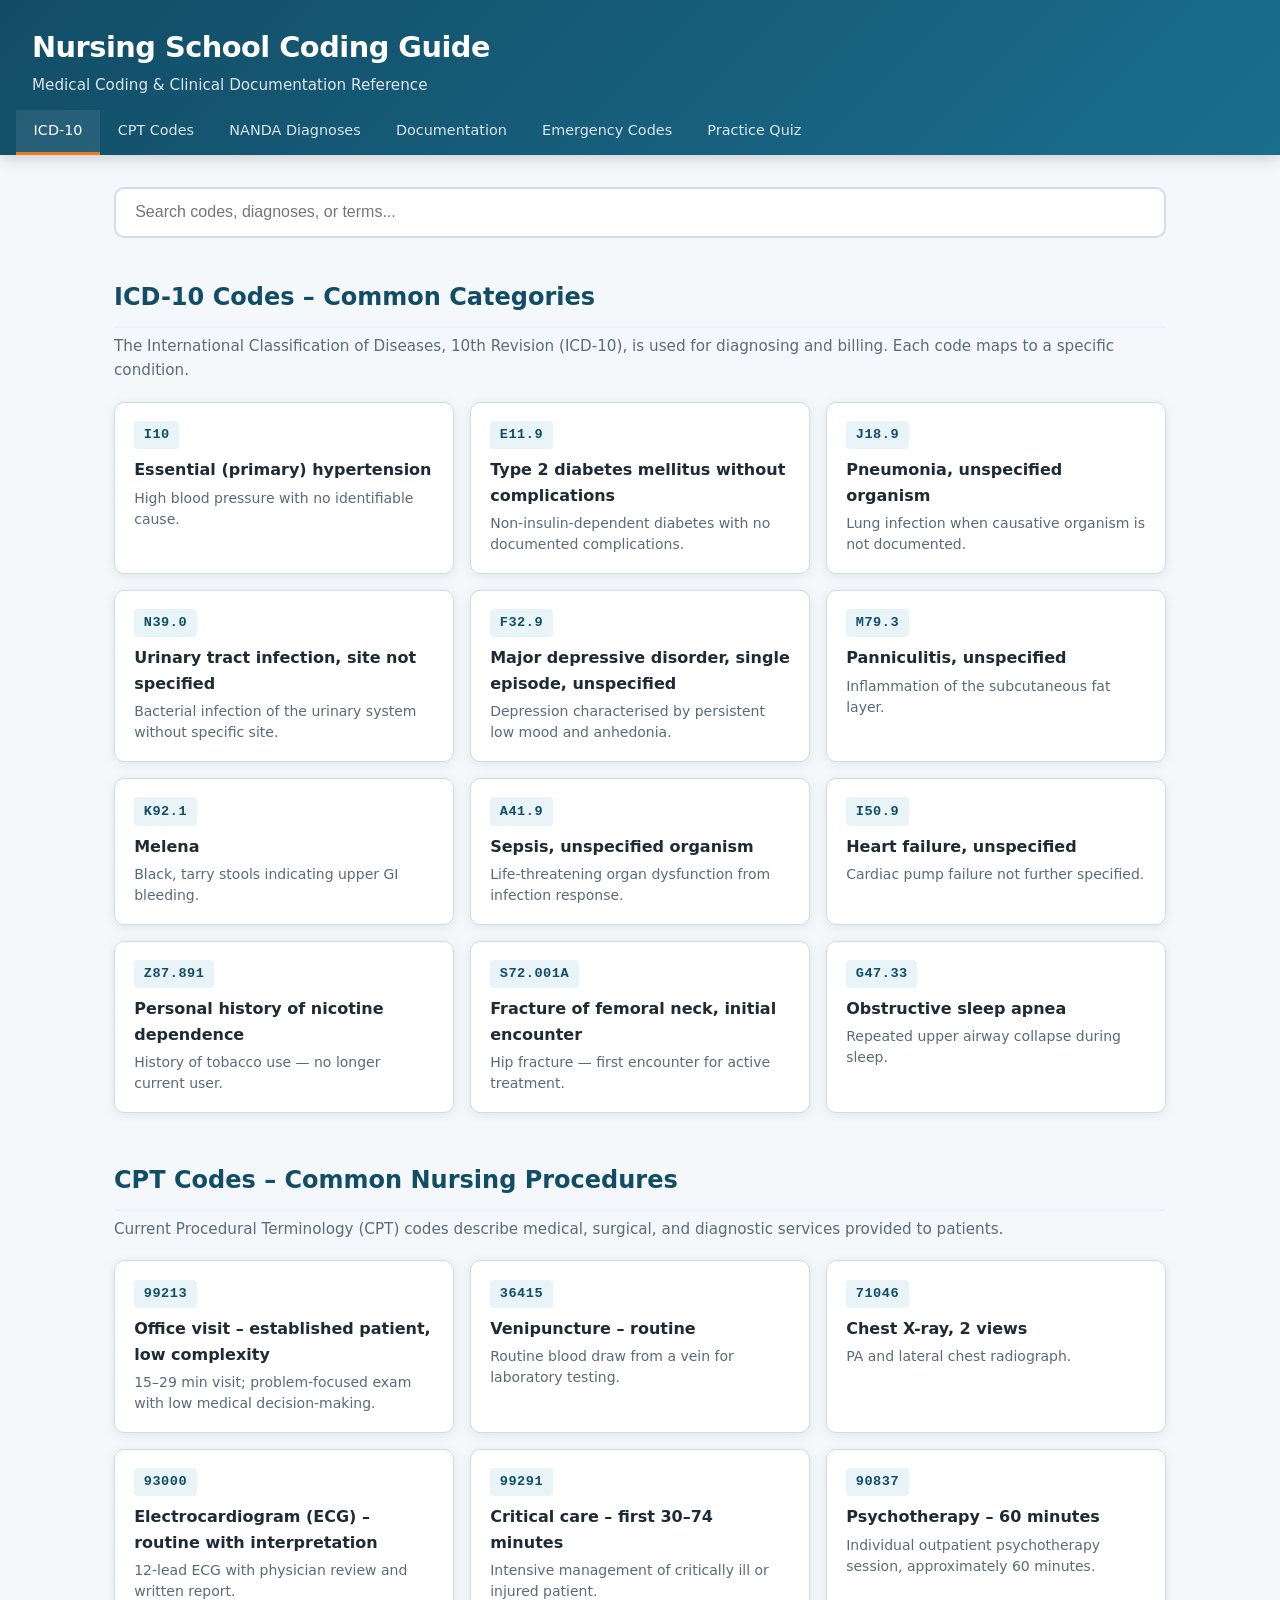
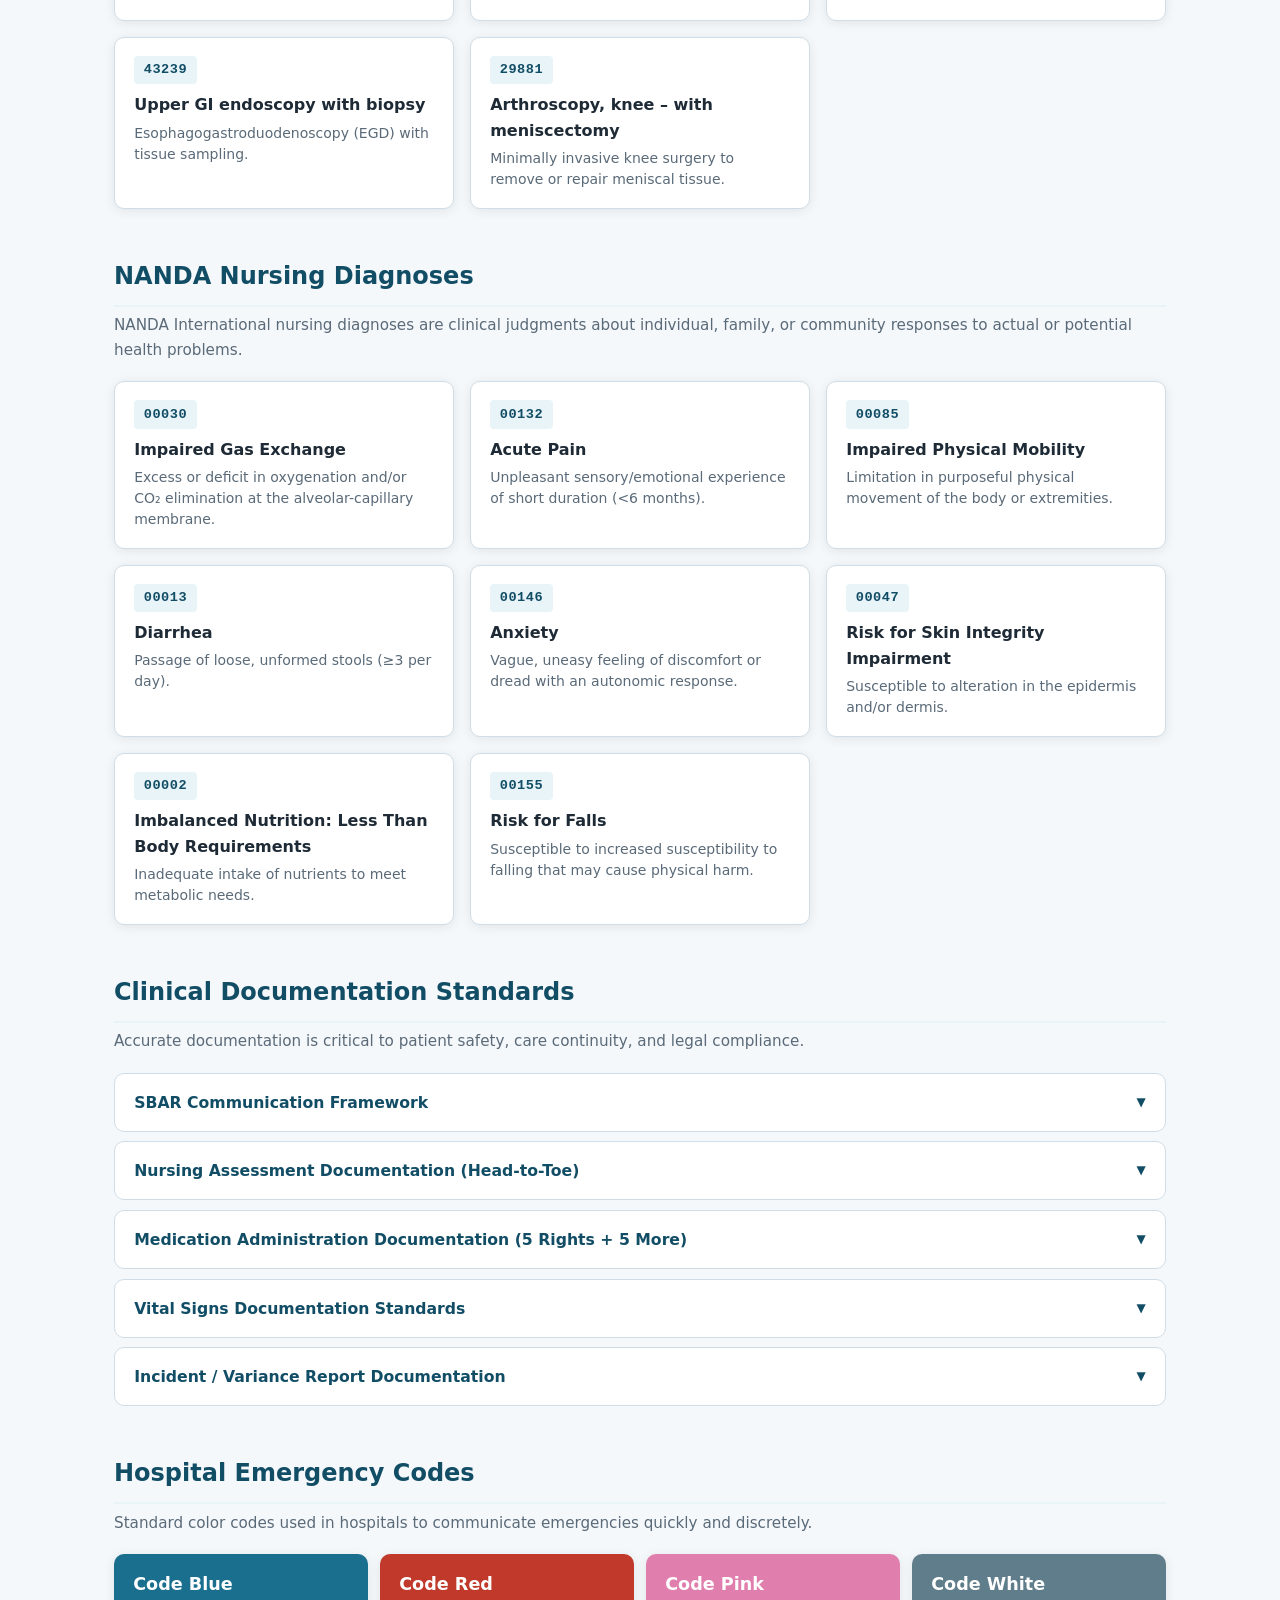
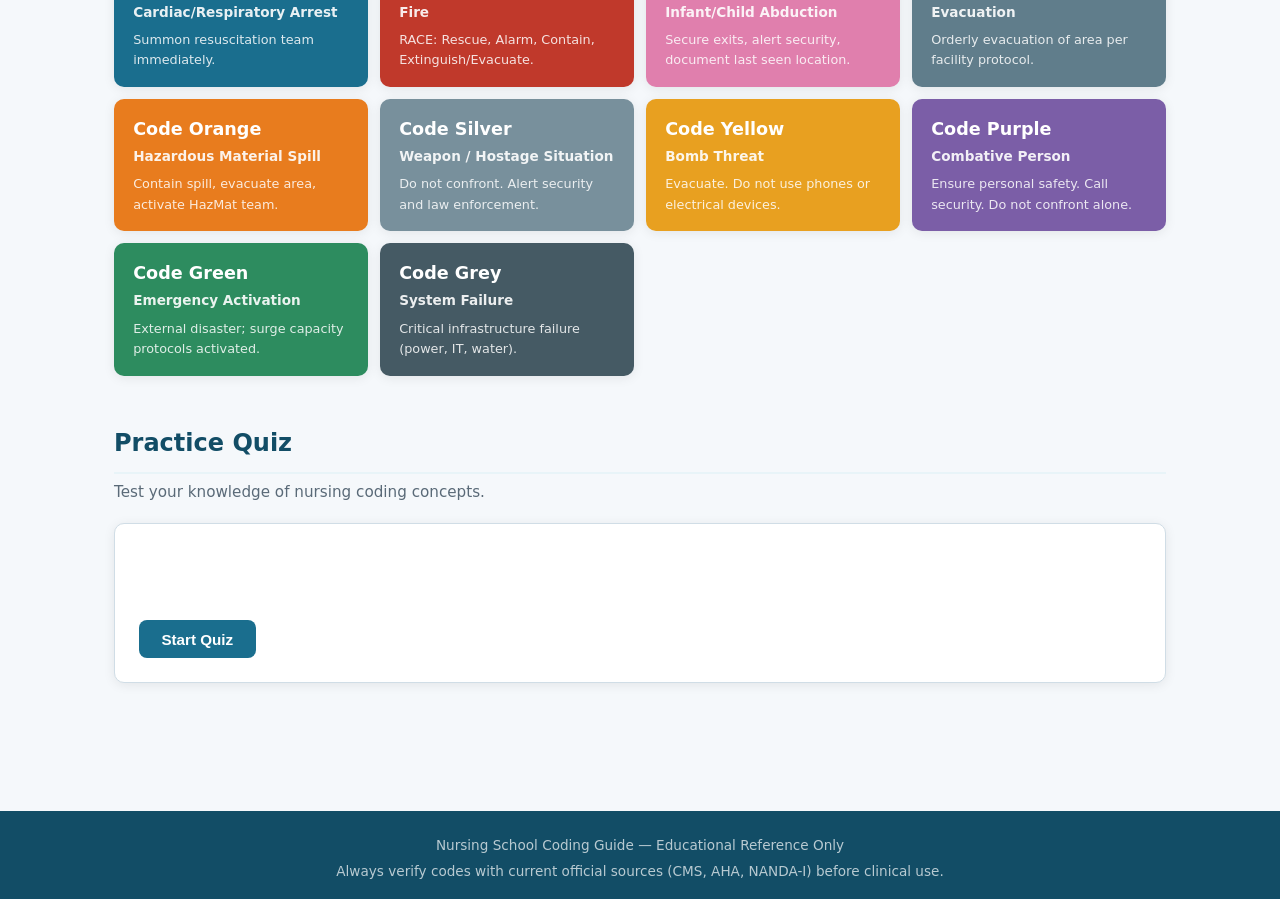
<file: index.html>
<!DOCTYPE html>
<html lang="en">
<head>
  <meta charset="UTF-8" />
  <meta name="viewport" content="width=device-width, initial-scale=1.0" />
  <title>Nursing School Coding Guide</title>
  <link rel="stylesheet" href="styles.css" />
</head>
<body>
  <header>
    <div class="header-content">
      <h1>Nursing School Coding Guide</h1>
      <p class="subtitle">Medical Coding & Clinical Documentation Reference</p>
    </div>
    <nav>
      <a href="#icd10">ICD-10</a>
      <a href="#cpt">CPT Codes</a>
      <a href="#nanda">NANDA Diagnoses</a>
      <a href="#documentation">Documentation</a>
      <a href="#emergency">Emergency Codes</a>
      <a href="#quiz">Practice Quiz</a>
    </nav>
  </header>

  <main>
    <!-- Search Bar -->
    <section class="search-section">
      <input type="text" id="searchInput" placeholder="Search codes, diagnoses, or terms..." />
      <div id="searchResults" class="search-results hidden"></div>
    </section>

    <!-- ICD-10 Section -->
    <section id="icd10" class="card-section">
      <h2>ICD-10 Codes – Common Categories</h2>
      <p class="section-desc">The International Classification of Diseases, 10th Revision (ICD-10), is used for diagnosing and billing. Each code maps to a specific condition.</p>
      <div class="card-grid" id="icd10Grid">
        <!-- Cards injected by JS -->
      </div>
    </section>

    <!-- CPT Section -->
    <section id="cpt" class="card-section">
      <h2>CPT Codes – Common Nursing Procedures</h2>
      <p class="section-desc">Current Procedural Terminology (CPT) codes describe medical, surgical, and diagnostic services provided to patients.</p>
      <div class="card-grid" id="cptGrid"></div>
    </section>

    <!-- NANDA Section -->
    <section id="nanda" class="card-section">
      <h2>NANDA Nursing Diagnoses</h2>
      <p class="section-desc">NANDA International nursing diagnoses are clinical judgments about individual, family, or community responses to actual or potential health problems.</p>
      <div class="card-grid" id="nandaGrid"></div>
    </section>

    <!-- Documentation Section -->
    <section id="documentation" class="card-section">
      <h2>Clinical Documentation Standards</h2>
      <p class="section-desc">Accurate documentation is critical to patient safety, care continuity, and legal compliance.</p>
      <div class="accordion" id="docAccordion"></div>
    </section>

    <!-- Emergency Codes Section -->
    <section id="emergency" class="card-section">
      <h2>Hospital Emergency Codes</h2>
      <p class="section-desc">Standard color codes used in hospitals to communicate emergencies quickly and discretely.</p>
      <div class="emergency-grid" id="emergencyGrid"></div>
    </section>

    <!-- Practice Quiz Section -->
    <section id="quiz" class="card-section">
      <h2>Practice Quiz</h2>
      <p class="section-desc">Test your knowledge of nursing coding concepts.</p>
      <div id="quizContainer">
        <div id="quizQuestion"></div>
        <div id="quizOptions" class="quiz-options"></div>
        <div id="quizFeedback" class="quiz-feedback hidden"></div>
        <div class="quiz-controls">
          <button id="nextQuestion" class="btn primary hidden">Next Question</button>
          <button id="startQuiz" class="btn primary">Start Quiz</button>
        </div>
        <div id="quizScore" class="quiz-score hidden"></div>
      </div>
    </section>
  </main>

  <footer>
    <p>Nursing School Coding Guide &mdash; Educational Reference Only</p>
    <p>Always verify codes with current official sources (CMS, AHA, NANDA-I) before clinical use.</p>
  </footer>

  <script src="app.js"></script>
</body>
</html>
</file>
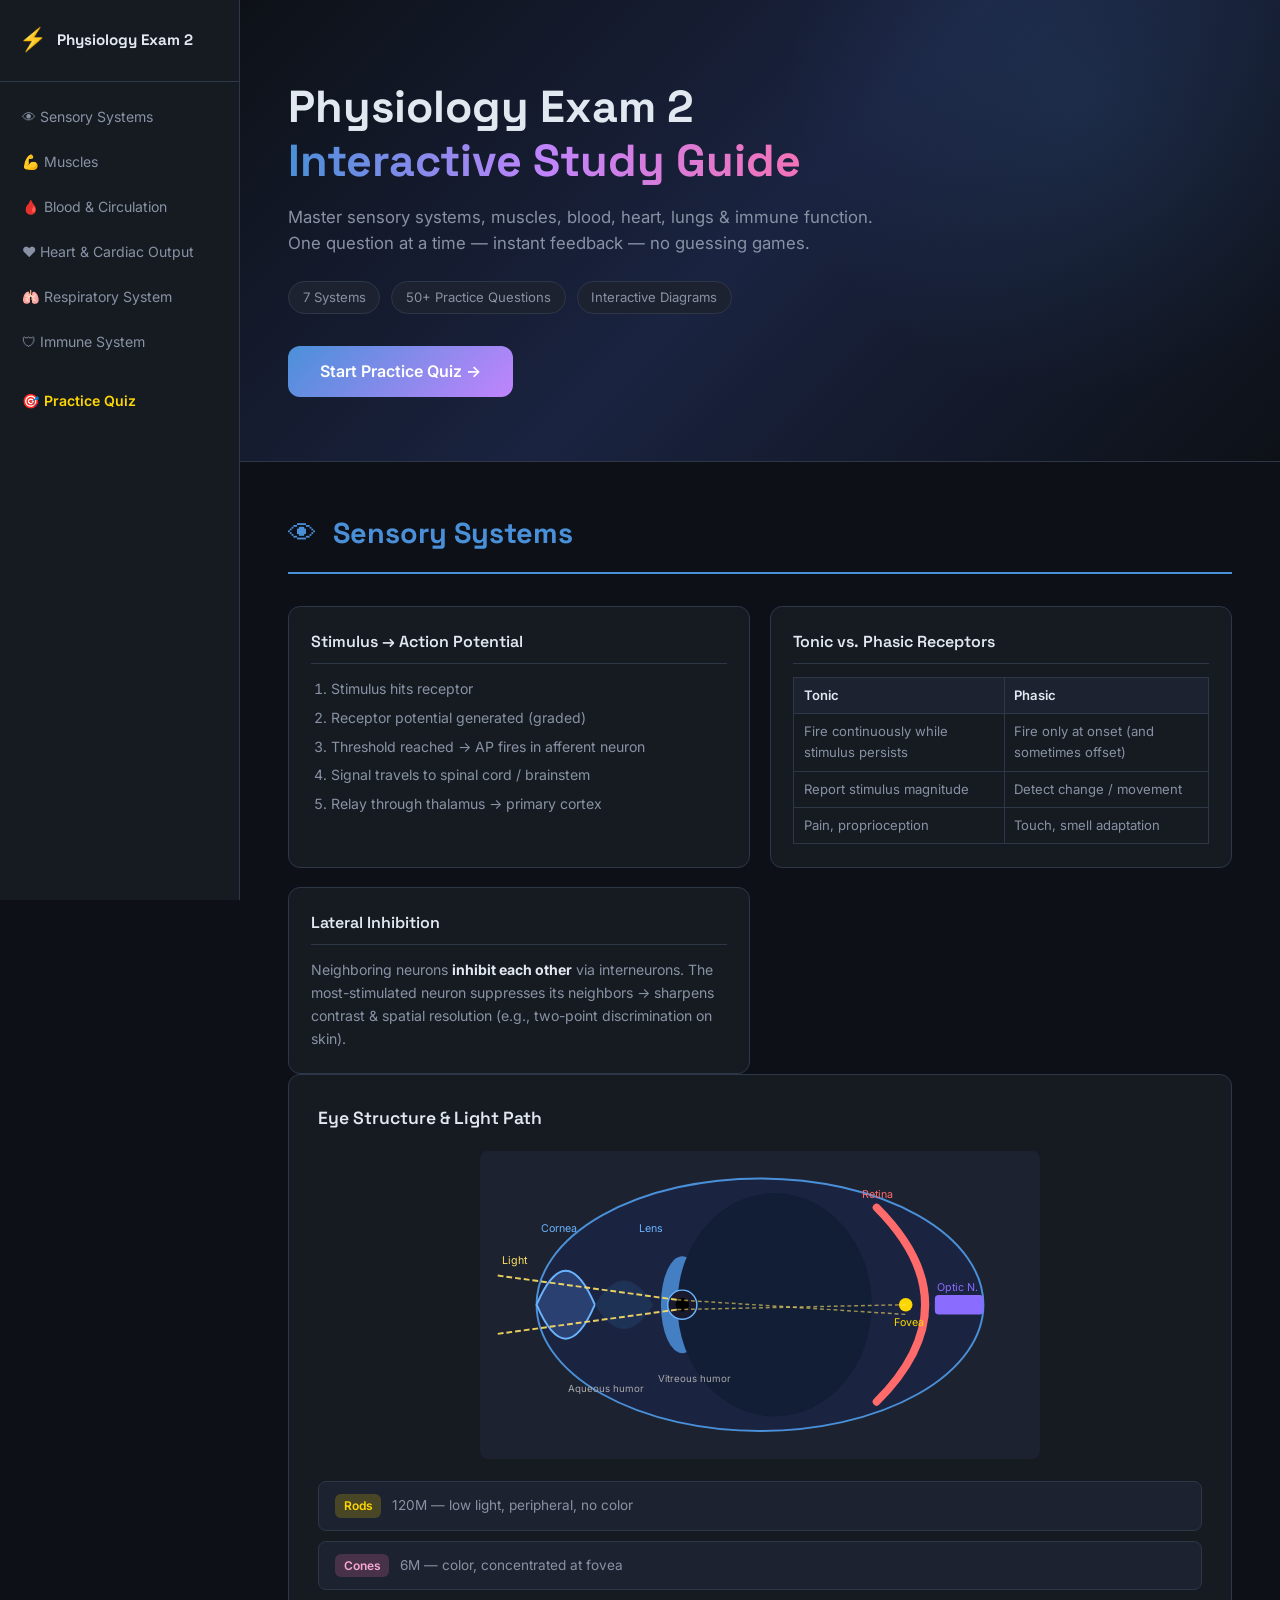
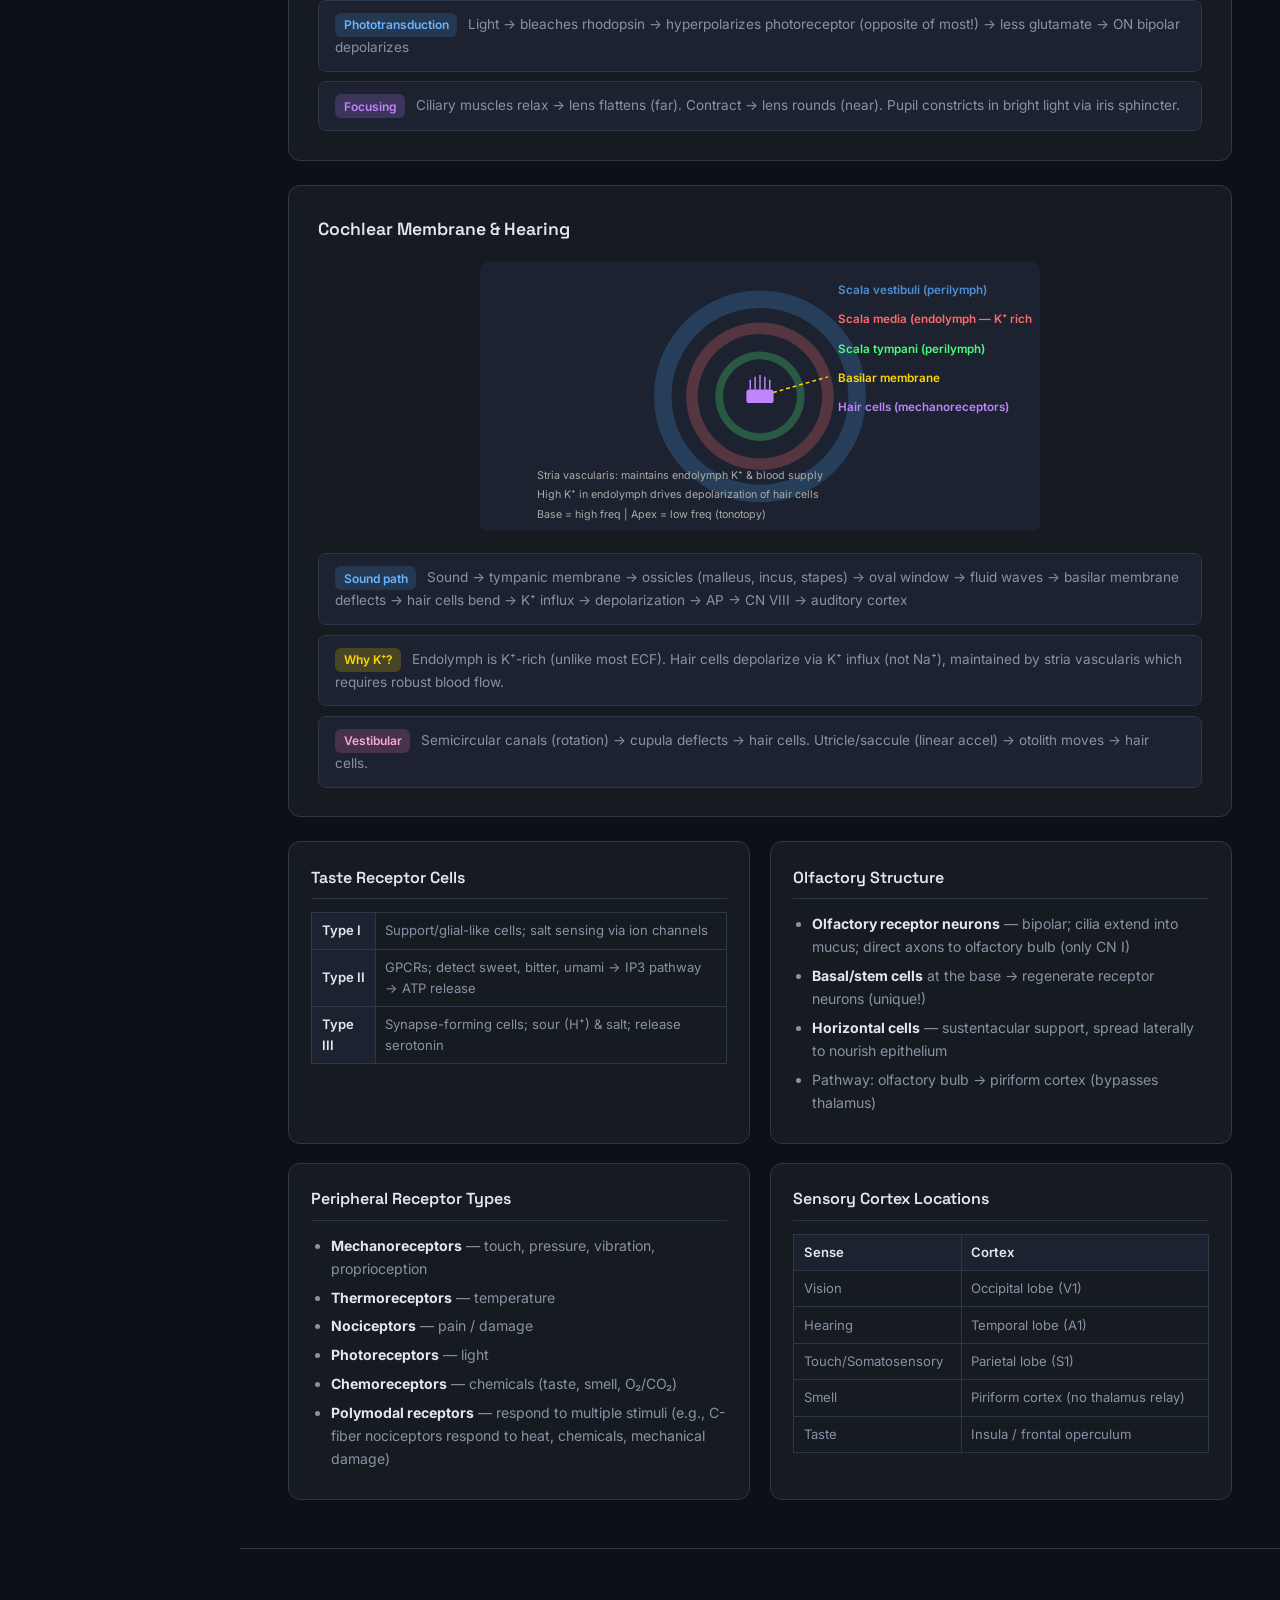
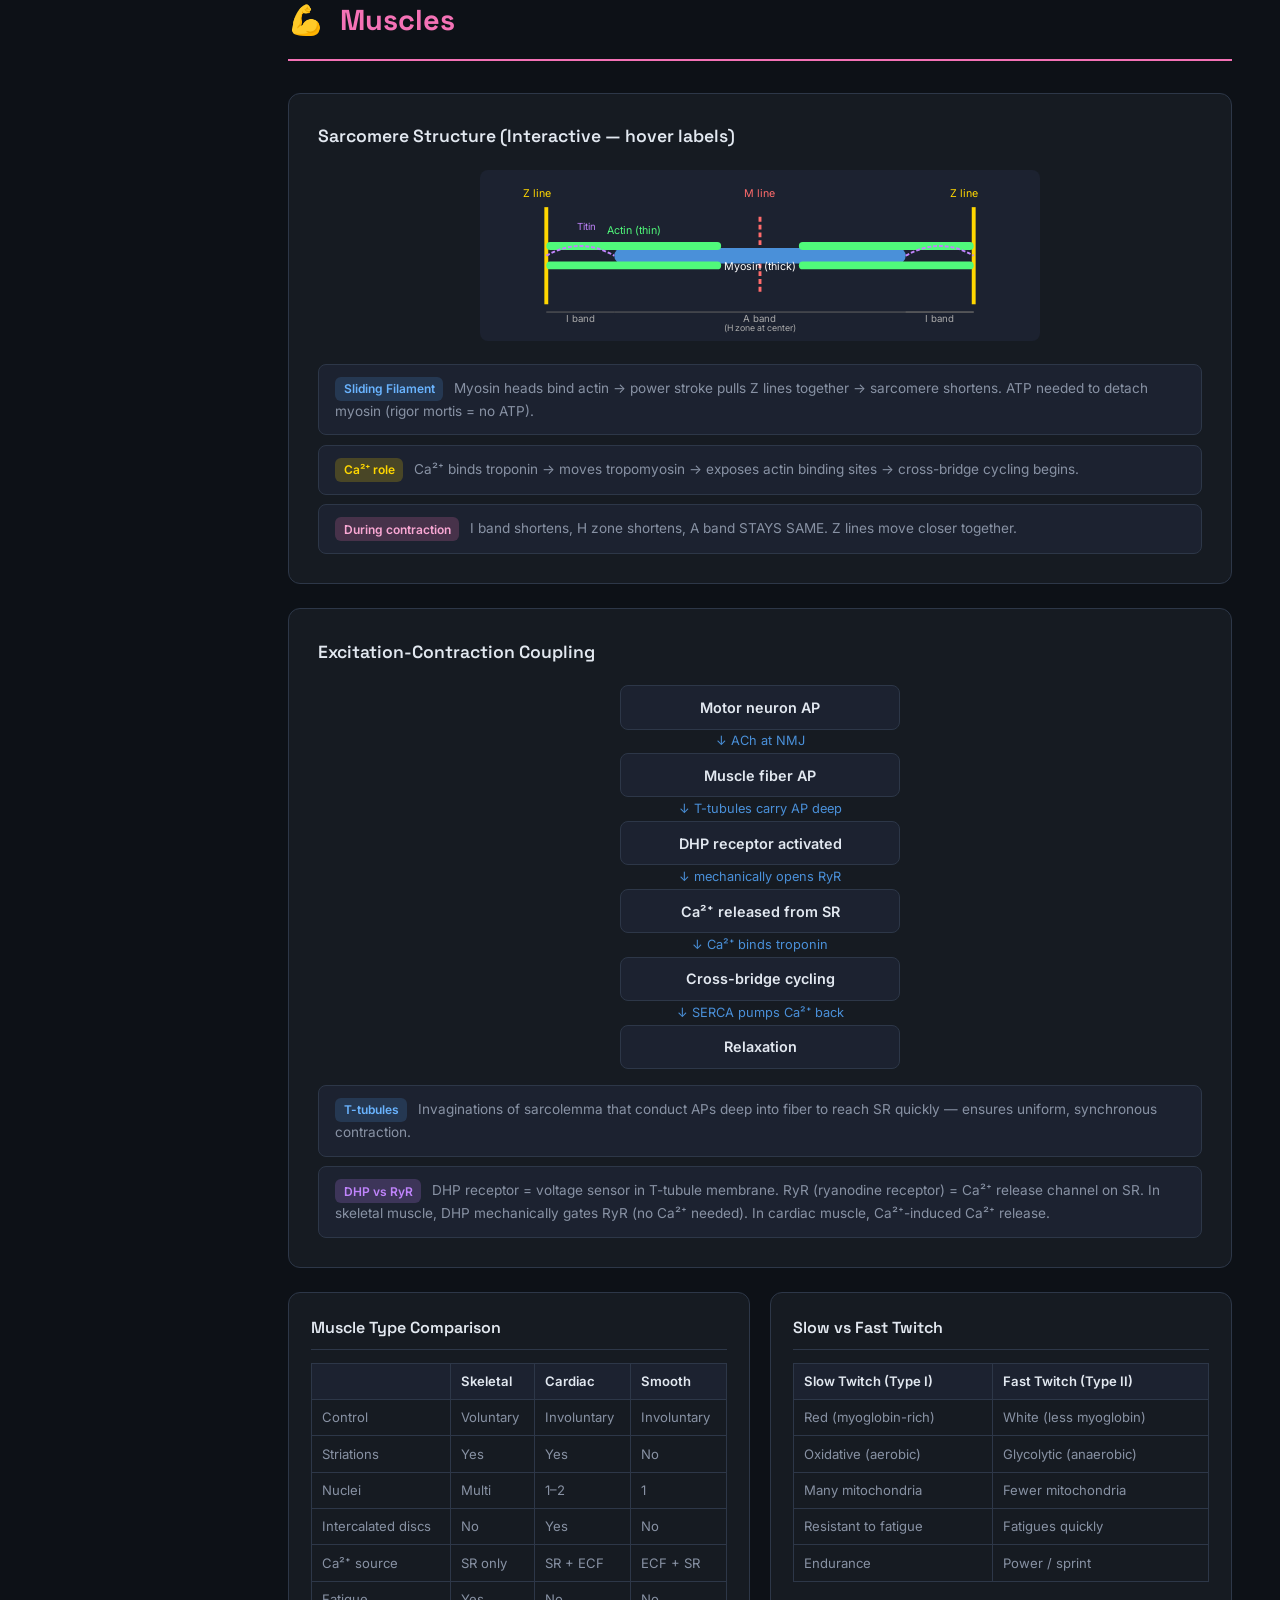
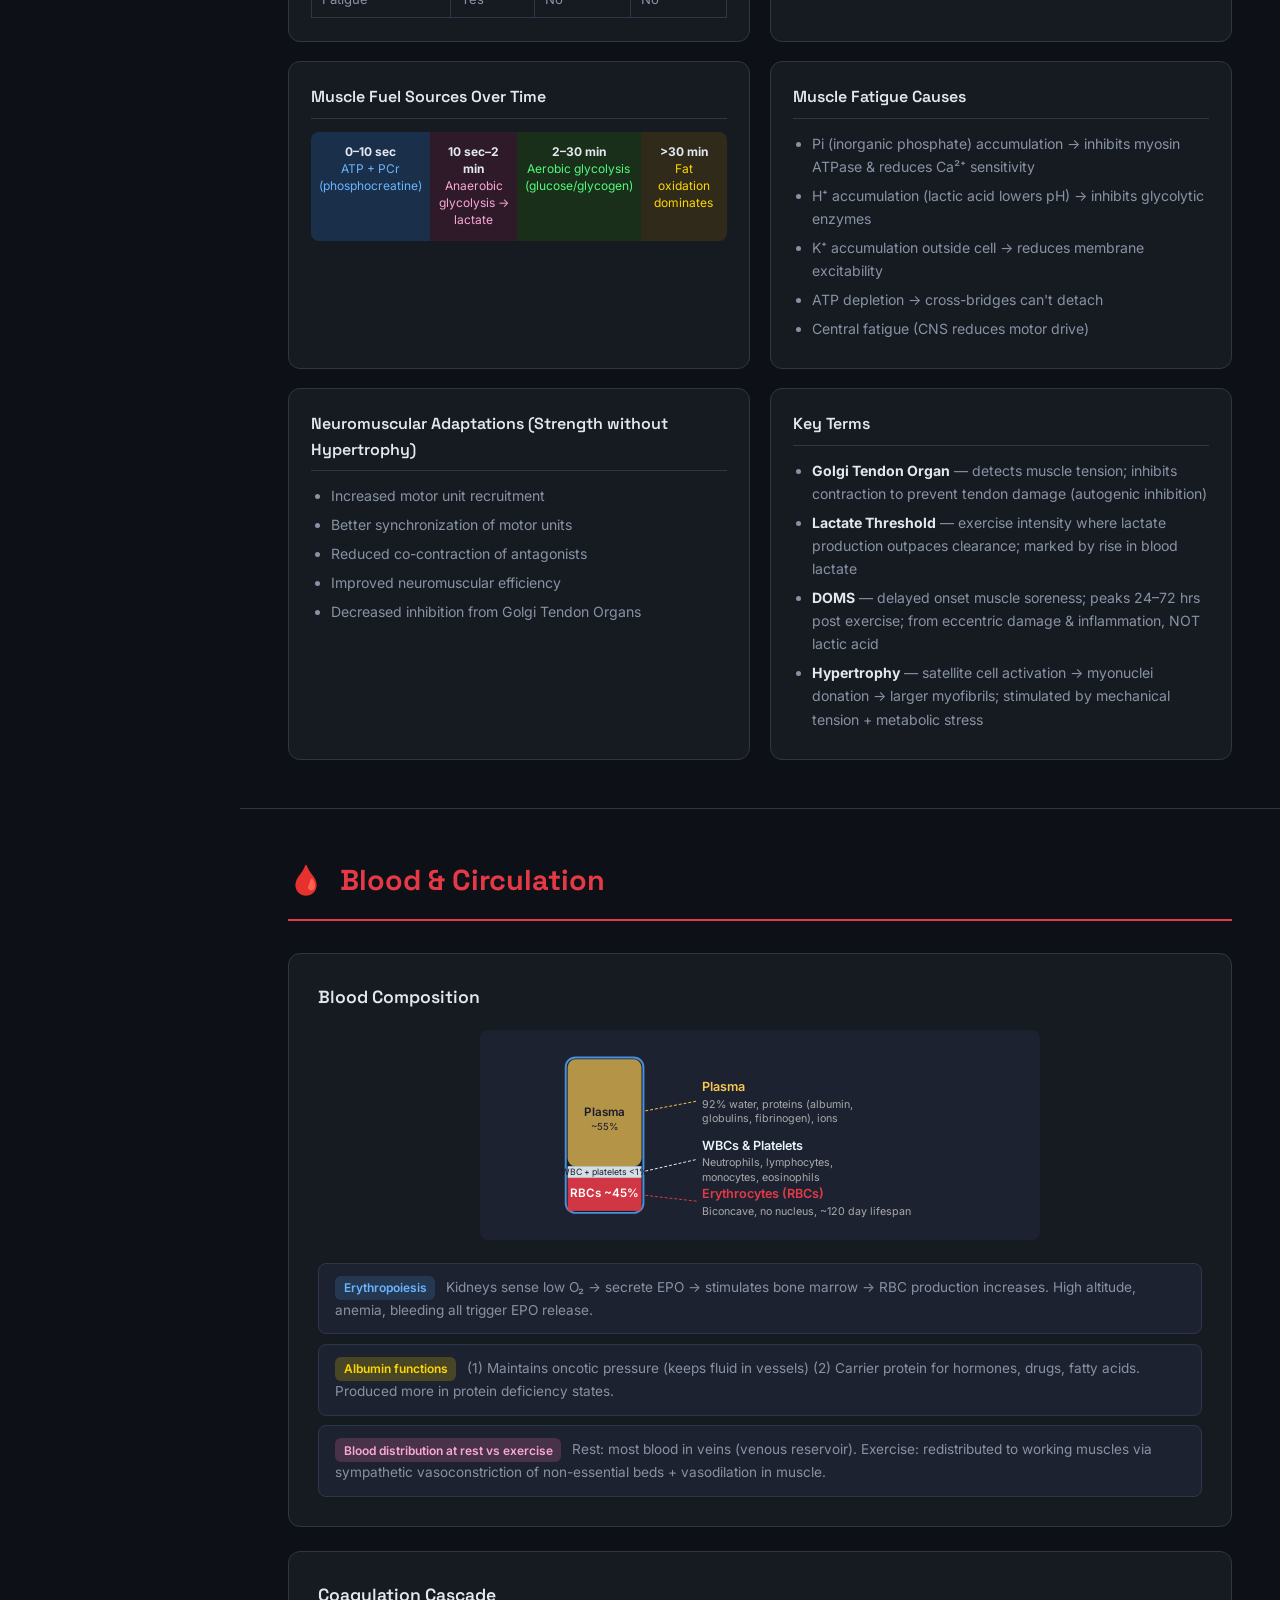
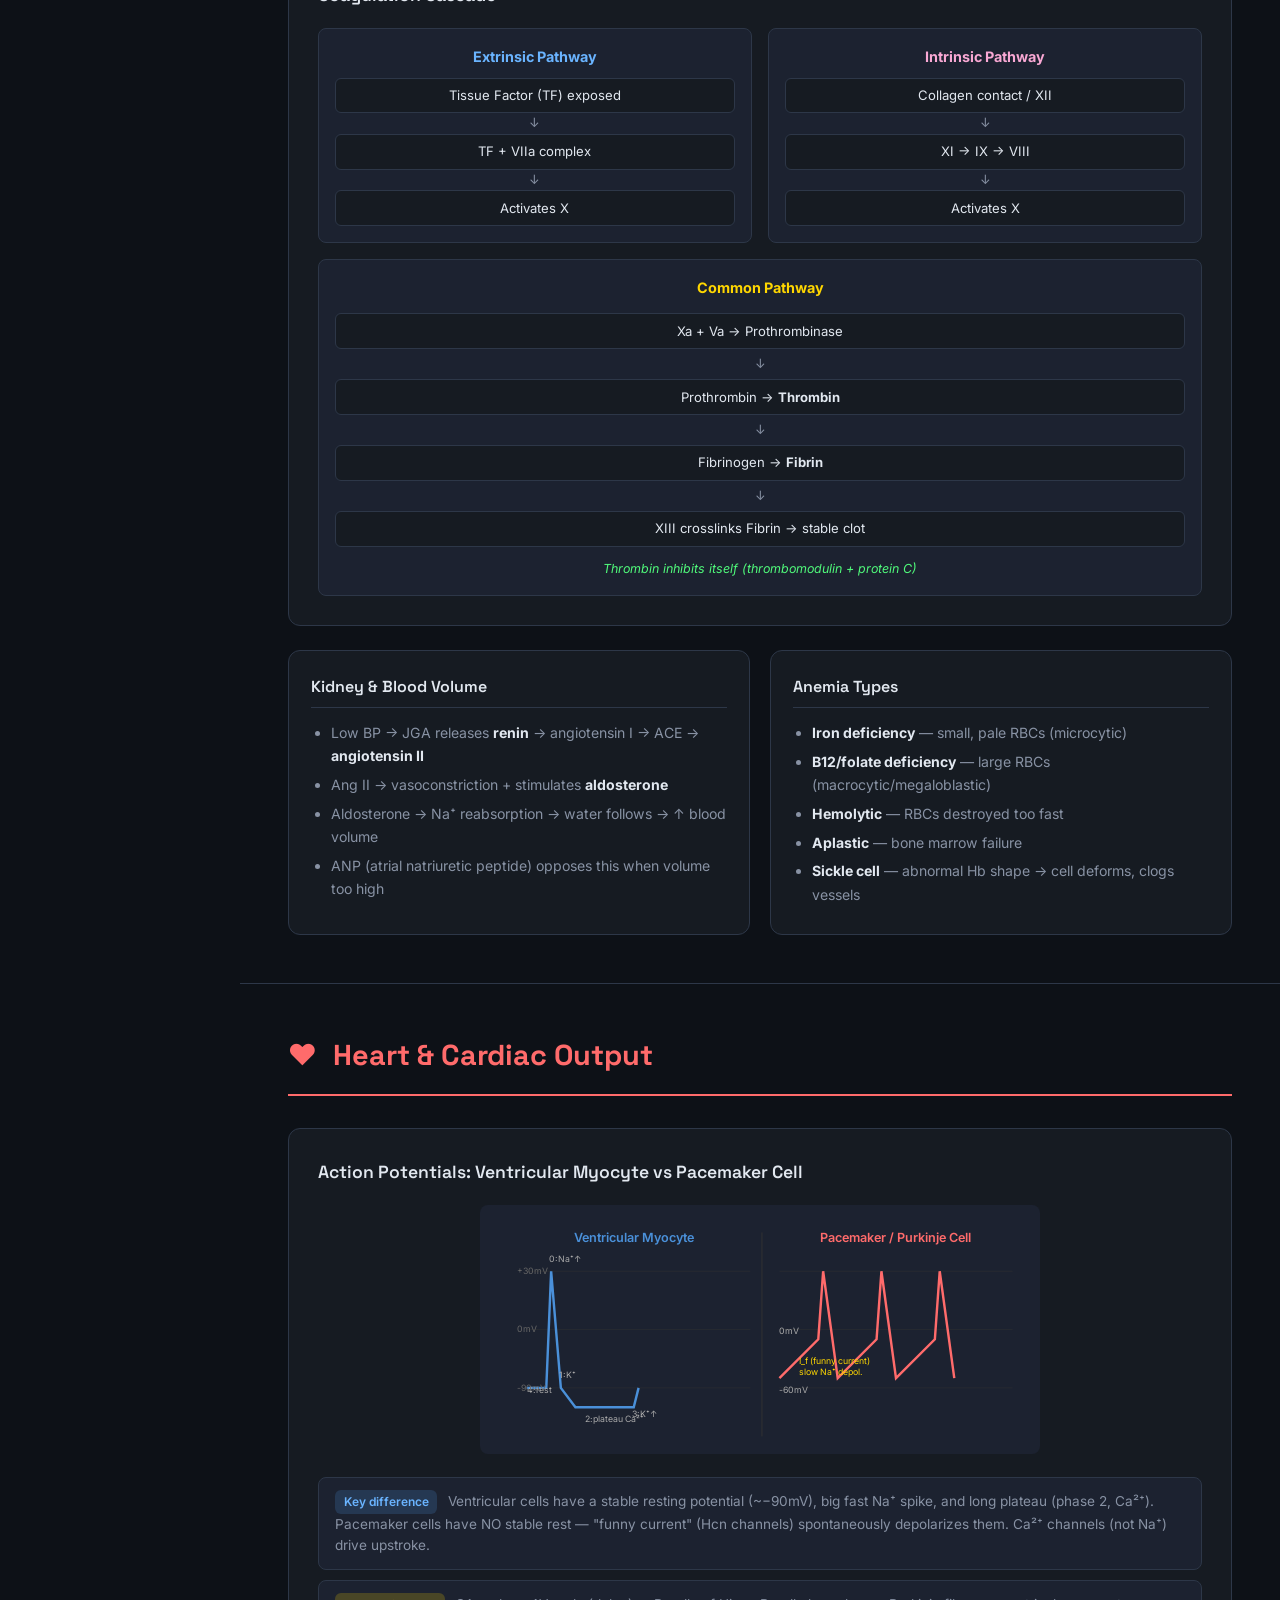
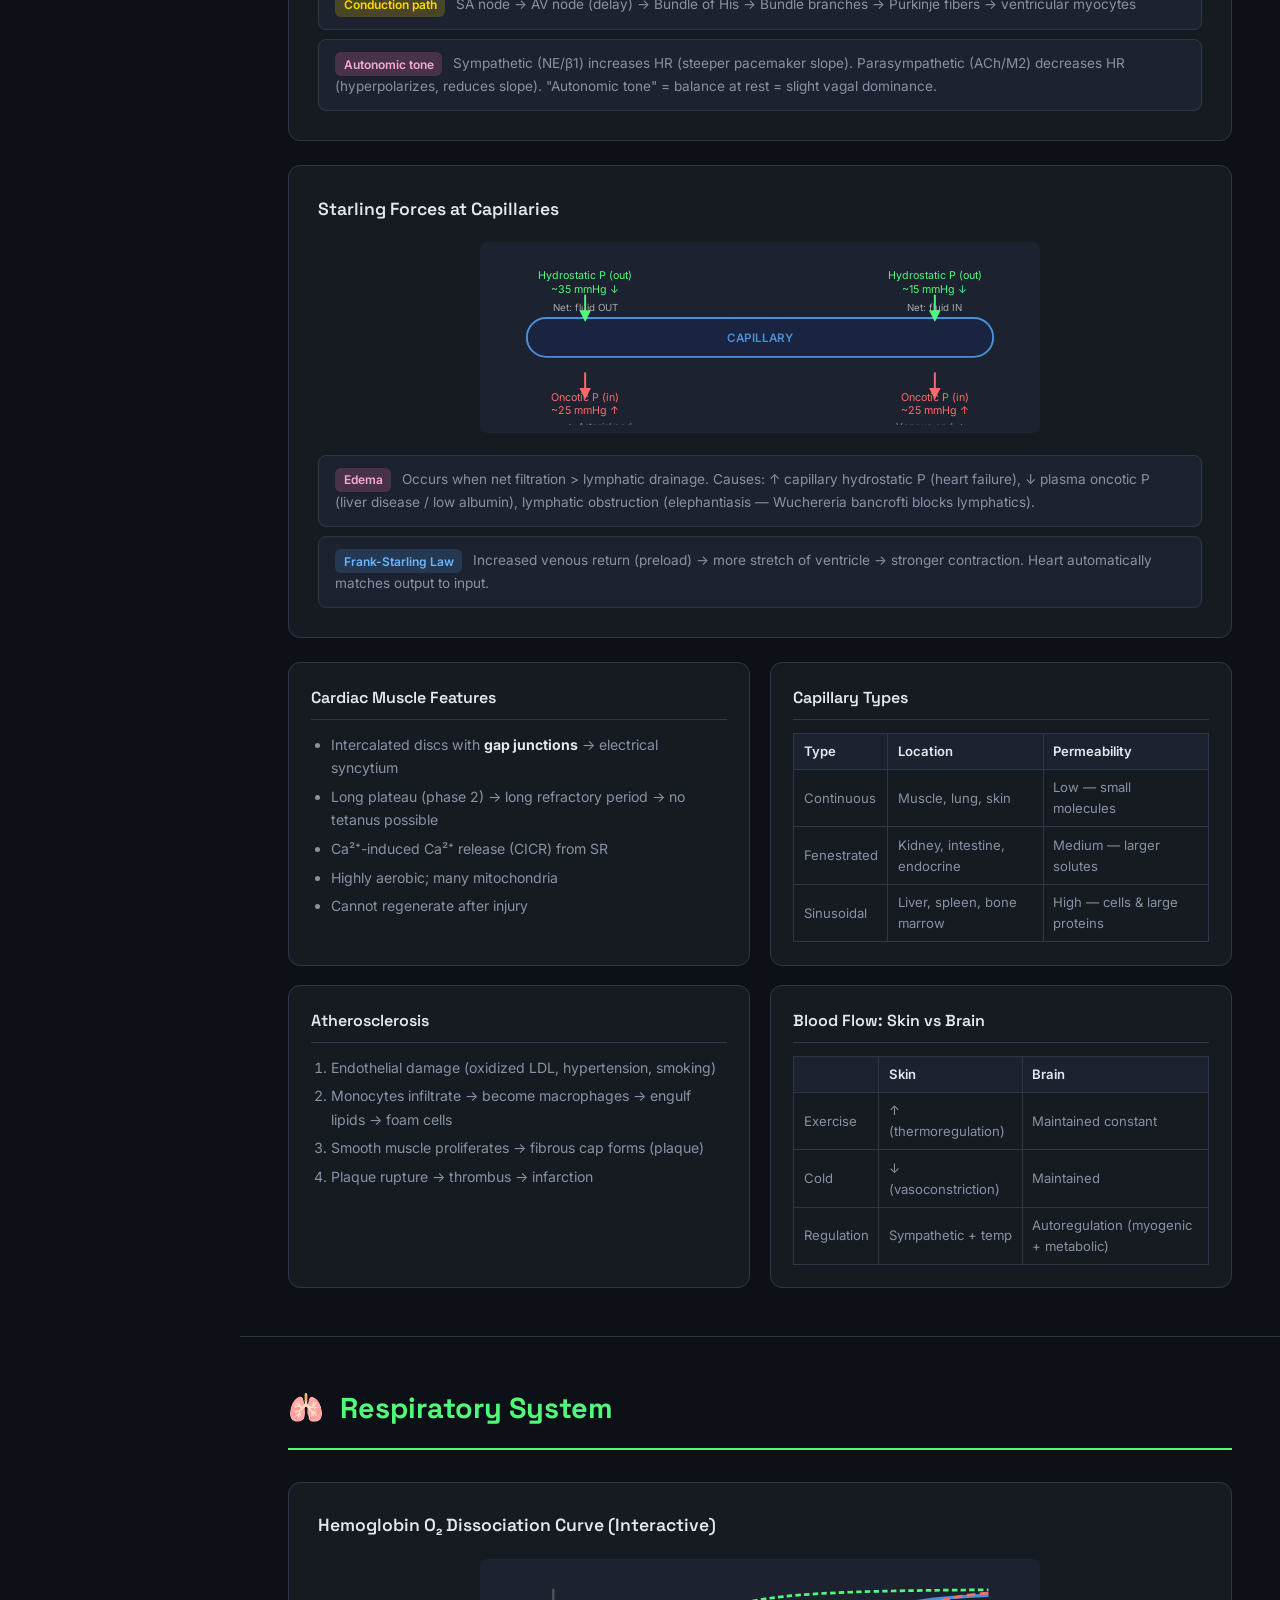
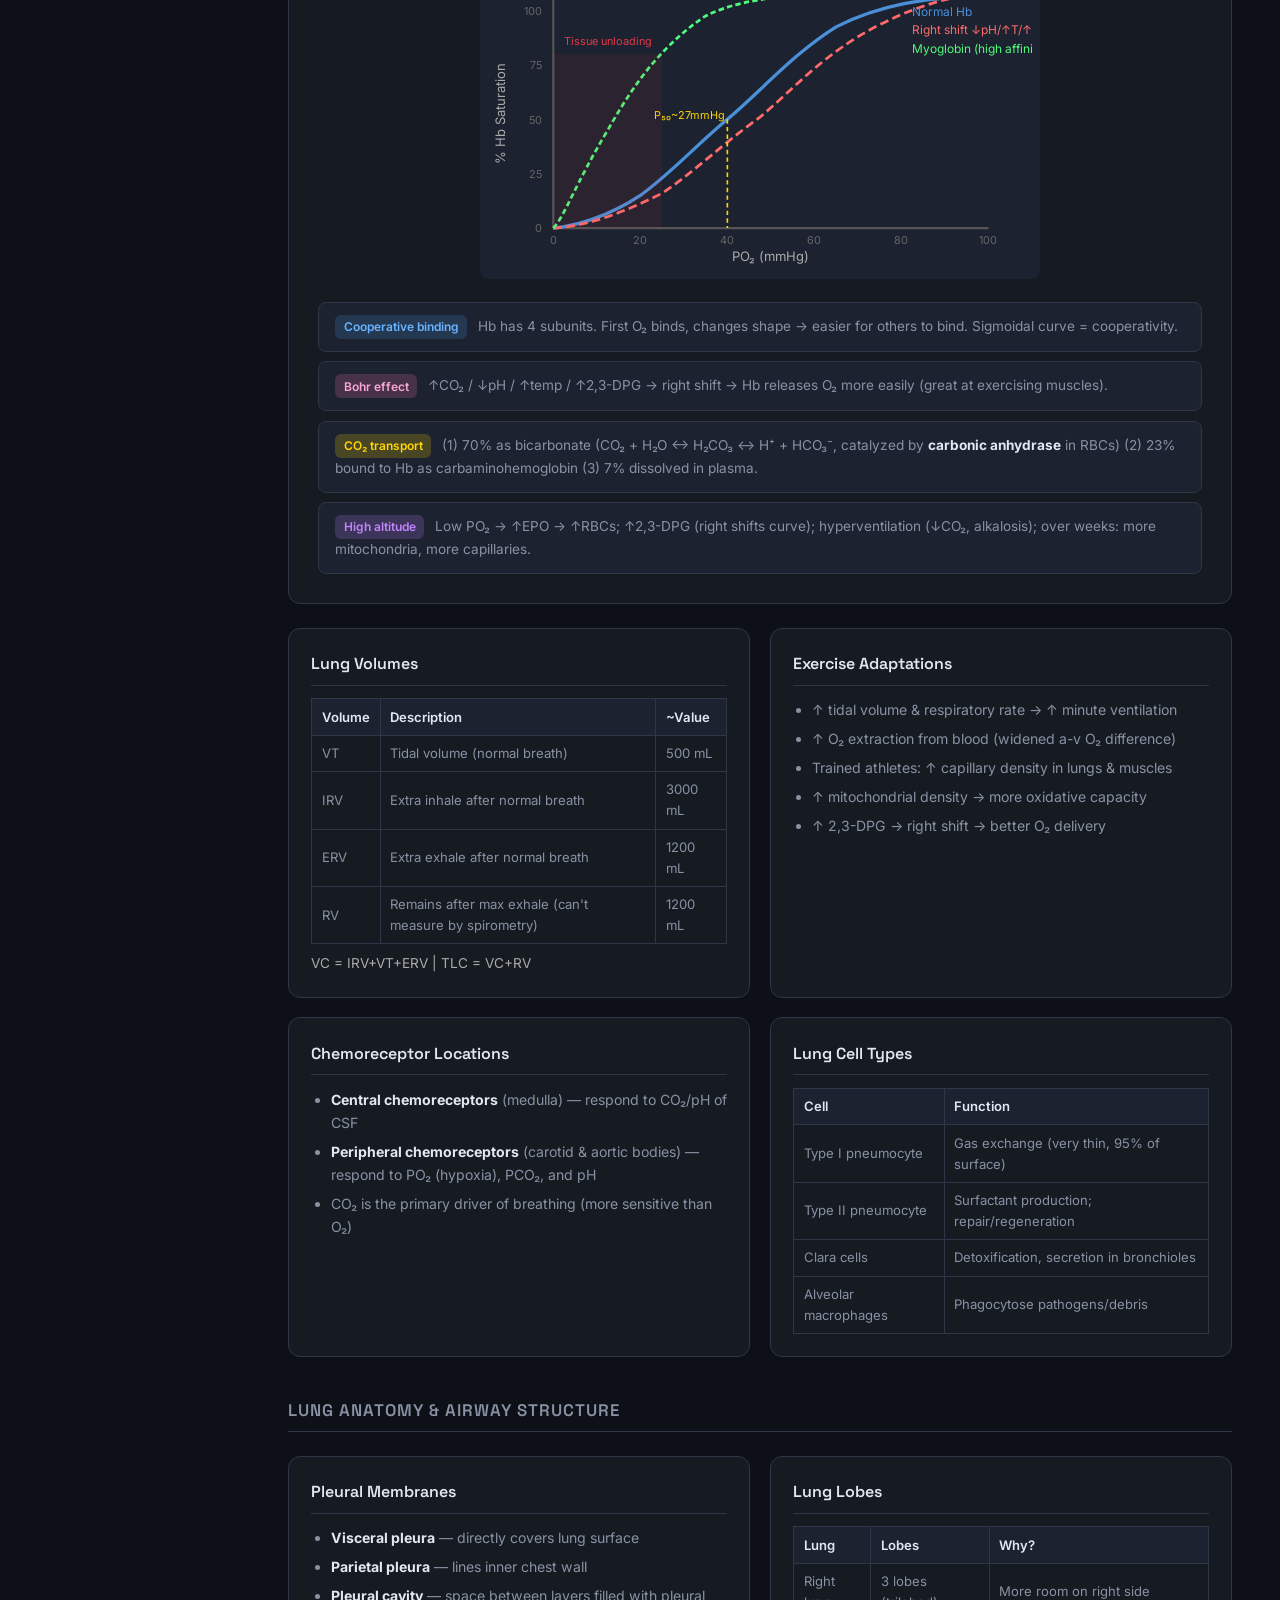
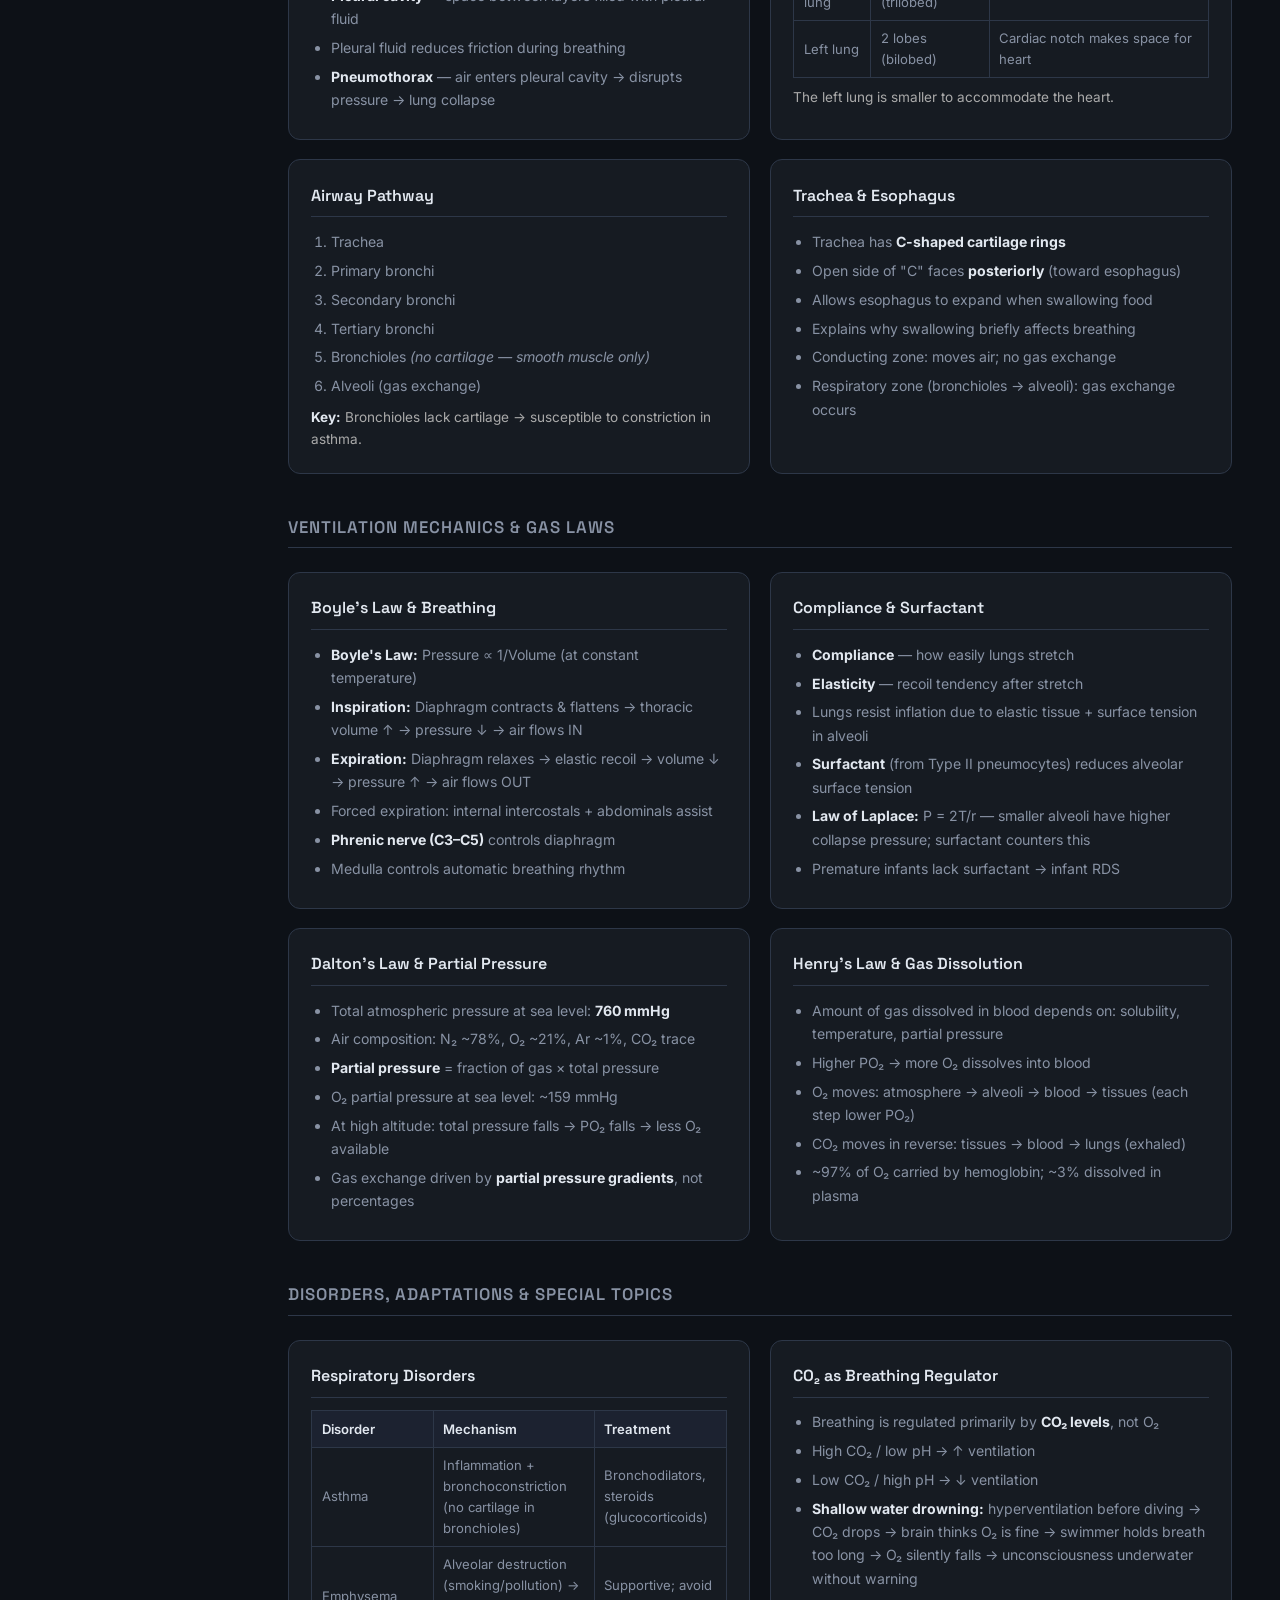
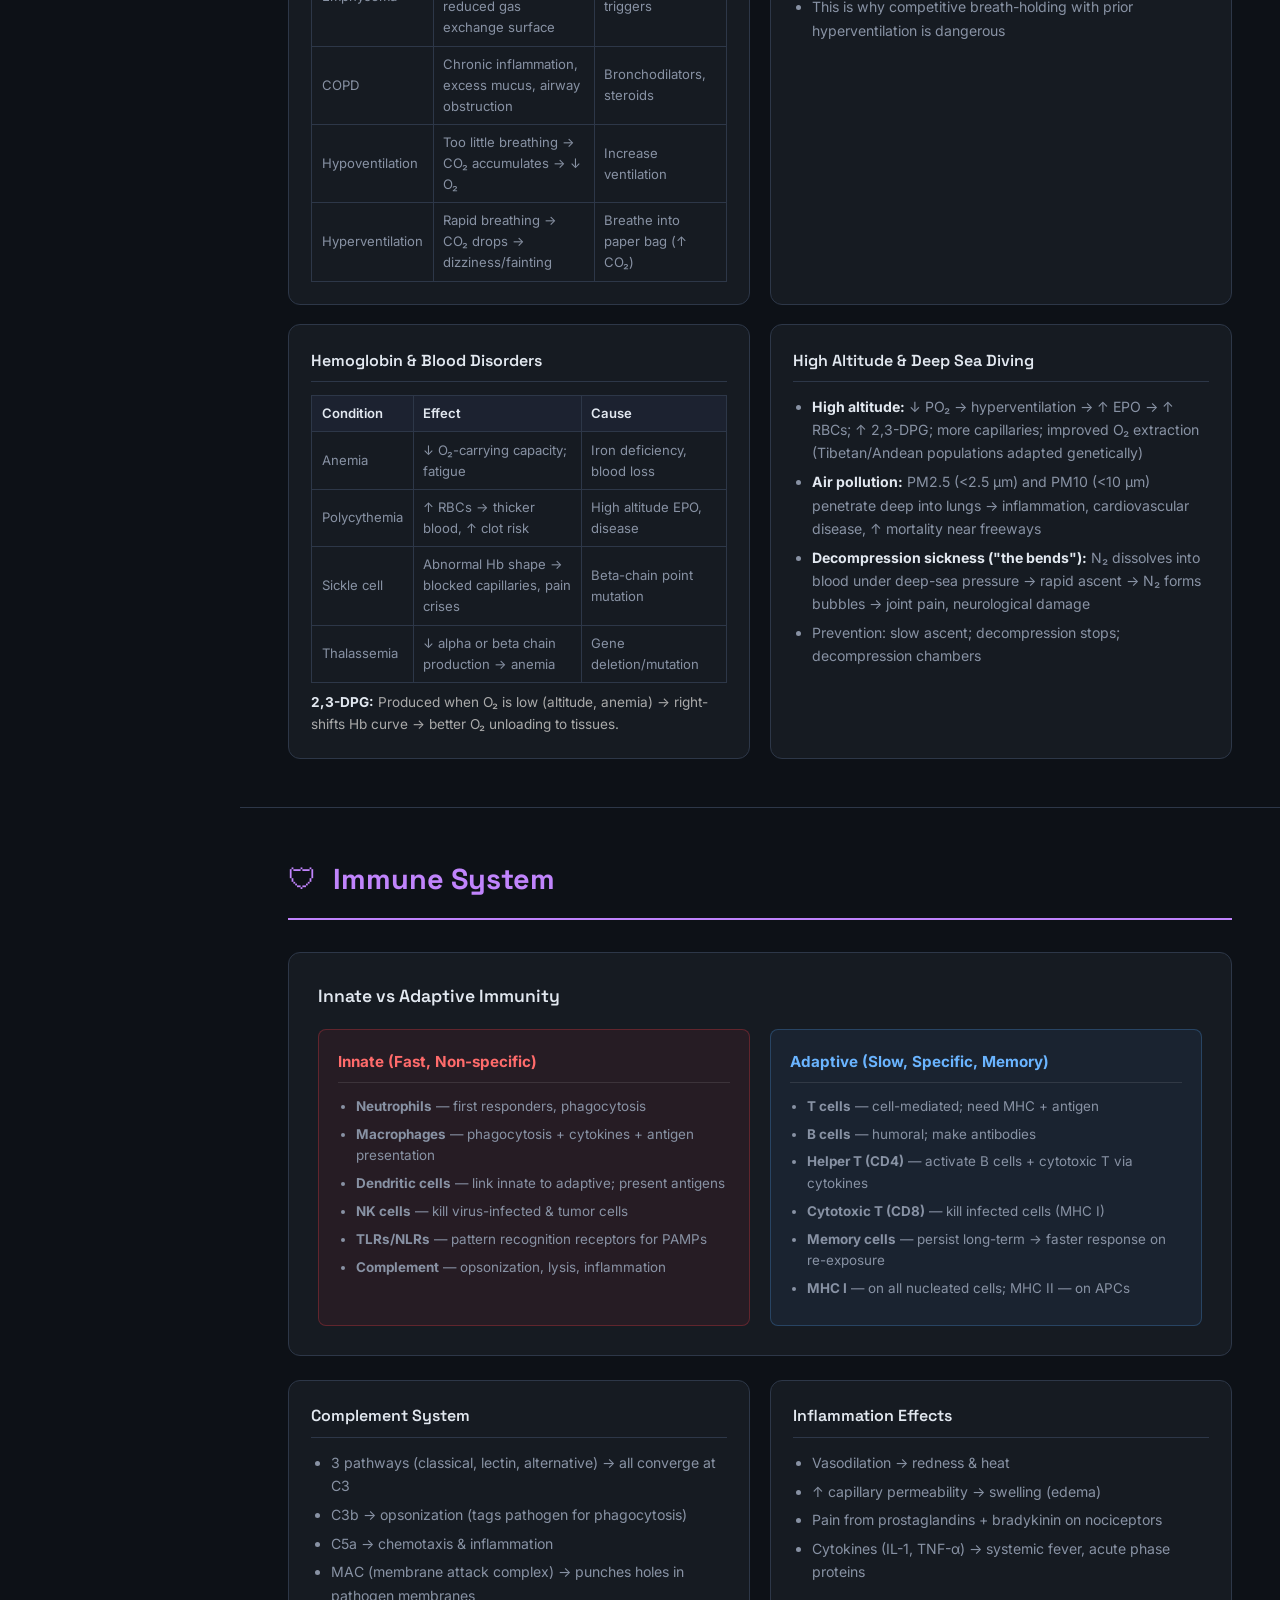
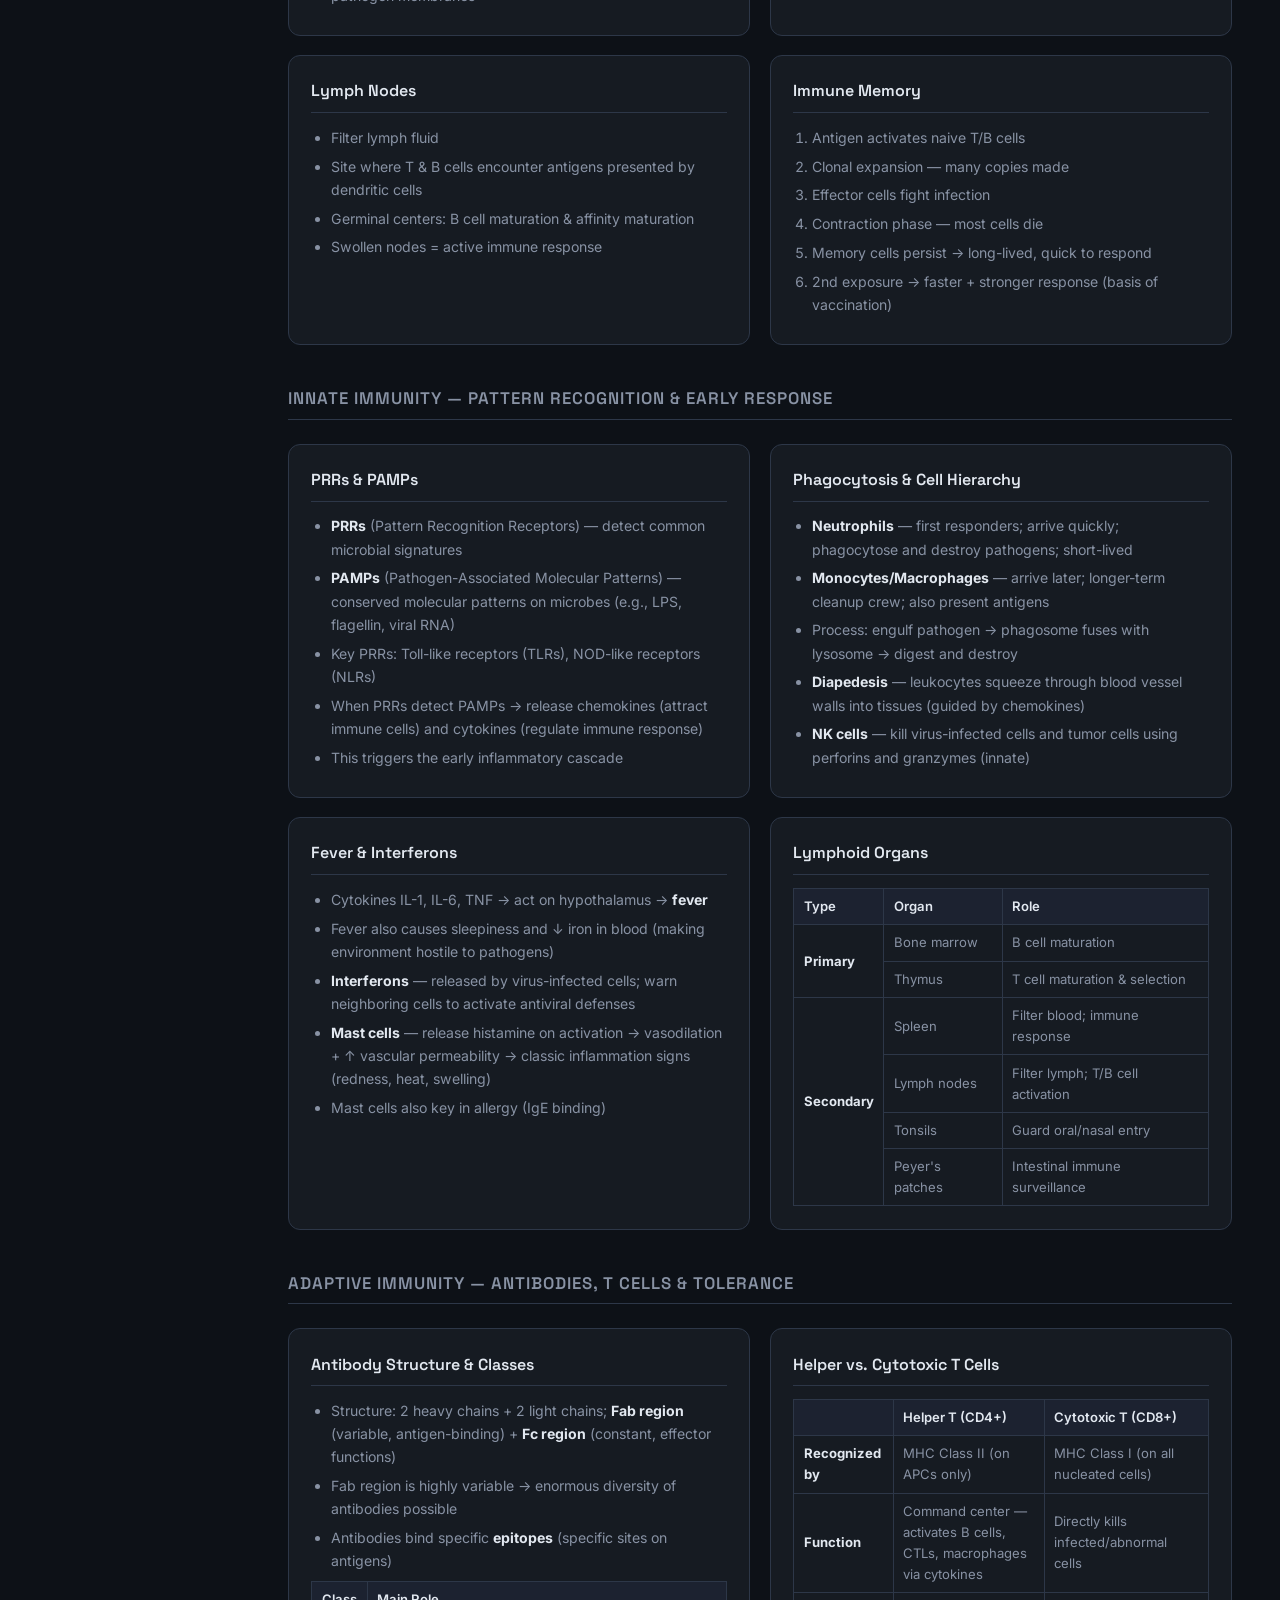
<file: physiology-exam2/index.html>
<!DOCTYPE html>
<html lang="en">
<head>
  <meta charset="UTF-8" />
  <meta name="viewport" content="width=device-width, initial-scale=1.0" />
  <title>Physiology Exam 2 — Interactive Study Guide</title>
  <link rel="preconnect" href="https://fonts.googleapis.com">
  <link href="https://fonts.googleapis.com/css2?family=Inter:wght@300;400;600;700&family=Space+Grotesk:wght@400;600;700&display=swap" rel="stylesheet">
  <link rel="stylesheet" href="styles.css" />
</head>
<body>

<!-- ===== SIDEBAR NAV ===== -->
<nav id="sidebar">
  <div class="sidebar-header">
    <span class="logo">⚡</span>
    <span>Physiology Exam 2</span>
  </div>
  <ul>
    <li><a href="#sensory"    class="nav-link" data-section="sensory">👁 Sensory Systems</a></li>
    <li><a href="#muscles"   class="nav-link" data-section="muscles">💪 Muscles</a></li>
    <li><a href="#blood"     class="nav-link" data-section="blood">🩸 Blood &amp; Circulation</a></li>
    <li><a href="#heart"     class="nav-link" data-section="heart">❤️ Heart &amp; Cardiac Output</a></li>
    <li><a href="#respiratory" class="nav-link" data-section="respiratory">🫁 Respiratory System</a></li>
    <li><a href="#immune"    class="nav-link" data-section="immune">🛡 Immune System</a></li>
    <li><a href="#quiz"      class="nav-link nav-quiz" data-section="quiz">🎯 Practice Quiz</a></li>
  </ul>
</nav>

<!-- ===== MOBILE HEADER ===== -->
<header id="mobile-header">
  <button id="menu-btn" onclick="toggleSidebar()">☰</button>
  <span>Physiology Exam 2</span>
</header>

<!-- ===== MAIN ===== -->
<main id="main-content">

  <!-- ===== HERO ===== -->
  <section id="hero">
    <div class="hero-inner">
      <h1>Physiology Exam 2<br><span class="gradient-text">Interactive Study Guide</span></h1>
      <p>Master sensory systems, muscles, blood, heart, lungs &amp; immune function.<br>
         One question at a time — instant feedback — no guessing games.</p>
      <div class="hero-chips">
        <span class="chip">7 Systems</span>
        <span class="chip">50+ Practice Questions</span>
        <span class="chip">Interactive Diagrams</span>
      </div>
      <a href="#quiz" class="btn-hero">Start Practice Quiz →</a>
    </div>
  </section>

  <!-- ==================== SENSORY SYSTEMS ==================== -->
  <section id="sensory" class="content-section">
    <div class="section-header sensory-color">
      <span class="section-icon">👁</span>
      <h2>Sensory Systems</h2>
    </div>

    <div class="concept-grid">
      <div class="concept-card">
        <h3>Stimulus → Action Potential</h3>
        <ol>
          <li>Stimulus hits receptor</li>
          <li>Receptor potential generated (graded)</li>
          <li>Threshold reached → AP fires in afferent neuron</li>
          <li>Signal travels to spinal cord / brainstem</li>
          <li>Relay through thalamus → primary cortex</li>
        </ol>
      </div>
      <div class="concept-card">
        <h3>Tonic vs. Phasic Receptors</h3>
        <table class="mini-table">
          <tr><th>Tonic</th><th>Phasic</th></tr>
          <tr><td>Fire continuously while stimulus persists</td><td>Fire only at onset (and sometimes offset)</td></tr>
          <tr><td>Report stimulus magnitude</td><td>Detect change / movement</td></tr>
          <tr><td>Pain, proprioception</td><td>Touch, smell adaptation</td></tr>
        </table>
      </div>
      <div class="concept-card">
        <h3>Lateral Inhibition</h3>
        <p>Neighboring neurons <strong>inhibit each other</strong> via interneurons. The most-stimulated neuron suppresses its neighbors → sharpens contrast &amp; spatial resolution (e.g., two-point discrimination on skin).</p>
      </div>
    </div>

    <!-- EYE DIAGRAM -->
    <div class="diagram-box">
      <h3>Eye Structure &amp; Light Path</h3>
      <svg id="eye-svg" viewBox="0 0 560 300" xmlns="http://www.w3.org/2000/svg">
        <!-- sclera/cornea outline -->
        <ellipse cx="280" cy="150" rx="230" ry="130" fill="#1a2340" stroke="#4a90d9" stroke-width="2"/>
        <!-- cornea -->
        <path d="M50,150 Q80,80 110,150 Q80,220 50,150Z" fill="#2a4070" stroke="#6ab4ff" stroke-width="2"/>
        <!-- aqueous humor -->
        <path d="M110,150 Q140,100 170,150 Q140,200 110,150Z" fill="#1e3a5f" opacity="0.7"/>
        <!-- lens -->
        <ellipse cx="200" cy="150" rx="22" ry="50" fill="#4a90d9" opacity="0.85"/>
        <!-- vitreous -->
        <ellipse cx="295" cy="150" rx="100" ry="115" fill="#111e36" stroke="none"/>
        <!-- retina arc -->
        <path d="M400,50 Q500,150 400,250" fill="none" stroke="#ff6b6b" stroke-width="8" stroke-linecap="round"/>
        <!-- fovea dot -->
        <circle cx="430" cy="150" r="7" fill="#ffd700"/>
        <!-- optic nerve -->
        <rect x="460" y="140" width="50" height="20" fill="#8a6cff" rx="4"/>
        <!-- iris -->
        <circle cx="200" cy="150" r="15" fill="#1a1a2e" stroke="#6ab4ff" stroke-width="1.5"/>
        <!-- pupil -->
        <circle cx="200" cy="150" r="7" fill="#000"/>
        <!-- light ray -->
        <line x1="10" y1="120" x2="195" y2="145" stroke="#ffe066" stroke-width="2" stroke-dasharray="6,3" opacity="0.9"/>
        <line x1="10" y1="180" x2="195" y2="155" stroke="#ffe066" stroke-width="2" stroke-dasharray="6,3" opacity="0.9"/>
        <line x1="195" y1="145" x2="430" y2="160" stroke="#ffe066" stroke-width="1.5" stroke-dasharray="4,3" opacity="0.6"/>
        <line x1="195" y1="155" x2="430" y2="150" stroke="#ffe066" stroke-width="1.5" stroke-dasharray="4,3" opacity="0.6"/>
        <!-- labels -->
        <text x="55" y="75" fill="#6ab4ff" font-size="11" font-family="Inter">Cornea</text>
        <text x="155" y="75" fill="#6ab4ff" font-size="11" font-family="Inter">Lens</text>
        <text x="385" y="40" fill="#ff6b6b" font-size="11" font-family="Inter">Retina</text>
        <text x="418" y="172" fill="#ffd700" font-size="11" font-family="Inter">Fovea</text>
        <text x="462" y="136" fill="#8a6cff" font-size="11" font-family="Inter">Optic N.</text>
        <text x="14" y="108" fill="#ffe066" font-size="11" font-family="Inter">Light</text>
        <text x="175" y="230" fill="#aaa" font-size="10" font-family="Inter">Vitreous humor</text>
        <text x="82" y="240" fill="#aaa" font-size="10" font-family="Inter">Aqueous humor</text>
      </svg>
      <div class="diagram-facts">
        <div class="fact"><span class="tag yellow">Rods</span> 120M — low light, peripheral, no color</div>
        <div class="fact"><span class="tag pink">Cones</span> 6M — color, concentrated at fovea</div>
        <div class="fact"><span class="tag blue">Phototransduction</span> Light → bleaches rhodopsin → hyperpolarizes photoreceptor (opposite of most!) → less glutamate → ON bipolar depolarizes</div>
        <div class="fact"><span class="tag purple">Focusing</span> Ciliary muscles relax → lens flattens (far). Contract → lens rounds (near). Pupil constricts in bright light via iris sphincter.</div>
      </div>
    </div>

    <!-- COCHLEA DIAGRAM -->
    <div class="diagram-box">
      <h3>Cochlear Membrane &amp; Hearing</h3>
      <svg id="cochlea-svg" viewBox="0 0 560 260" xmlns="http://www.w3.org/2000/svg">
        <!-- outer spiral -->
        <path d="M280,130 m0,-100 a100,100 0 1,1 -0.1,0" fill="none" stroke="#4a90d9" stroke-width="18" opacity="0.25"/>
        <path d="M280,130 m0,-70 a70,70 0 1,1 -0.1,0" fill="none" stroke="#ff6b6b" stroke-width="12" opacity="0.25"/>
        <path d="M280,130 m0,-42 a42,42 0 1,1 -0.1,0" fill="none" stroke="#50fa7b" stroke-width="8" opacity="0.25"/>
        <!-- labels -->
        <text x="360" y="25"  fill="#4a90d9" font-size="12" font-family="Inter" font-weight="600">Scala vestibuli (perilymph)</text>
        <text x="360" y="55"  fill="#ff6b6b" font-size="12" font-family="Inter" font-weight="600">Scala media (endolymph — K⁺ rich)</text>
        <text x="360" y="85"  fill="#50fa7b" font-size="12" font-family="Inter" font-weight="600">Scala tympani (perilymph)</text>
        <text x="360" y="115" fill="#ffd700" font-size="12" font-family="Inter" font-weight="600">Basilar membrane</text>
        <text x="360" y="145" fill="#c084fc" font-size="12" font-family="Inter" font-weight="600">Hair cells (mechanoreceptors)</text>
        <!-- basilar membrane line -->
        <line x1="280" y1="130" x2="350" y2="110" stroke="#ffd700" stroke-width="1.5" stroke-dasharray="4,3"/>
        <!-- hair cell -->
        <rect x="266" y="123" width="28" height="14" fill="#c084fc" rx="3"/>
        <line x1="270" y1="123" x2="270" y2="113" stroke="#c084fc" stroke-width="1.5"/>
        <line x1="275" y1="123" x2="275" y2="110" stroke="#c084fc" stroke-width="1.5"/>
        <line x1="280" y1="123" x2="280" y2="108" stroke="#c084fc" stroke-width="1.5"/>
        <line x1="285" y1="123" x2="285" y2="110" stroke="#c084fc" stroke-width="1.5"/>
        <line x1="290" y1="123" x2="290" y2="113" stroke="#c084fc" stroke-width="1.5"/>
        <!-- stria vascularis note -->
        <text x="50" y="215" fill="#aaa" font-size="11" font-family="Inter">Stria vascularis: maintains endolymph K⁺ &amp; blood supply</text>
        <text x="50" y="235" fill="#aaa" font-size="11" font-family="Inter">High K⁺ in endolymph drives depolarization of hair cells</text>
        <text x="50" y="255" fill="#aaa" font-size="11" font-family="Inter">Base = high freq | Apex = low freq (tonotopy)</text>
      </svg>
      <div class="diagram-facts">
        <div class="fact"><span class="tag blue">Sound path</span> Sound → tympanic membrane → ossicles (malleus, incus, stapes) → oval window → fluid waves → basilar membrane deflects → hair cells bend → K⁺ influx → depolarization → AP → CN VIII → auditory cortex</div>
        <div class="fact"><span class="tag yellow">Why K⁺?</span> Endolymph is K⁺-rich (unlike most ECF). Hair cells depolarize via K⁺ influx (not Na⁺), maintained by stria vascularis which requires robust blood flow.</div>
        <div class="fact"><span class="tag pink">Vestibular</span> Semicircular canals (rotation) → cupula deflects → hair cells. Utricle/saccule (linear accel) → otolith moves → hair cells.</div>
      </div>
    </div>

    <div class="concept-grid">
      <div class="concept-card">
        <h3>Taste Receptor Cells</h3>
        <table class="mini-table">
          <tr><th>Type I</th><td>Support/glial-like cells; salt sensing via ion channels</td></tr>
          <tr><th>Type II</th><td>GPCRs; detect sweet, bitter, umami → IP3 pathway → ATP release</td></tr>
          <tr><th>Type III</th><td>Synapse-forming cells; sour (H⁺) &amp; salt; release serotonin</td></tr>
        </table>
      </div>
      <div class="concept-card">
        <h3>Olfactory Structure</h3>
        <ul>
          <li><strong>Olfactory receptor neurons</strong> — bipolar; cilia extend into mucus; direct axons to olfactory bulb (only CN I)</li>
          <li><strong>Basal/stem cells</strong> at the base → regenerate receptor neurons (unique!)</li>
          <li><strong>Horizontal cells</strong> — sustentacular support, spread laterally to nourish epithelium</li>
          <li>Pathway: olfactory bulb → piriform cortex (bypasses thalamus)</li>
        </ul>
      </div>
      <div class="concept-card">
        <h3>Peripheral Receptor Types</h3>
        <ul>
          <li><strong>Mechanoreceptors</strong> — touch, pressure, vibration, proprioception</li>
          <li><strong>Thermoreceptors</strong> — temperature</li>
          <li><strong>Nociceptors</strong> — pain / damage</li>
          <li><strong>Photoreceptors</strong> — light</li>
          <li><strong>Chemoreceptors</strong> — chemicals (taste, smell, O₂/CO₂)</li>
          <li><strong>Polymodal receptors</strong> — respond to multiple stimuli (e.g., C-fiber nociceptors respond to heat, chemicals, mechanical damage)</li>
        </ul>
      </div>
      <div class="concept-card">
        <h3>Sensory Cortex Locations</h3>
        <table class="mini-table">
          <tr><th>Sense</th><th>Cortex</th></tr>
          <tr><td>Vision</td><td>Occipital lobe (V1)</td></tr>
          <tr><td>Hearing</td><td>Temporal lobe (A1)</td></tr>
          <tr><td>Touch/Somatosensory</td><td>Parietal lobe (S1)</td></tr>
          <tr><td>Smell</td><td>Piriform cortex (no thalamus relay)</td></tr>
          <tr><td>Taste</td><td>Insula / frontal operculum</td></tr>
        </table>
      </div>
    </div>
  </section>

  <!-- ==================== MUSCLES ==================== -->
  <section id="muscles" class="content-section">
    <div class="section-header muscle-color">
      <span class="section-icon">💪</span>
      <h2>Muscles</h2>
    </div>

    <!-- SARCOMERE DIAGRAM -->
    <div class="diagram-box">
      <h3>Sarcomere Structure (Interactive — hover labels)</h3>
      <svg id="sarcomere-svg" viewBox="0 0 560 160" xmlns="http://www.w3.org/2000/svg">
        <!-- Z lines -->
        <line x1="60"  y1="30" x2="60"  y2="130" stroke="#ffd700" stroke-width="4"/>
        <line x1="500" y1="30" x2="500" y2="130" stroke="#ffd700" stroke-width="4"/>
        <!-- M line -->
        <line x1="280" y1="40" x2="280" y2="120" stroke="#ff6b6b" stroke-width="3" stroke-dasharray="5,3"/>
        <!-- thick filaments (myosin) -->
        <rect x="130" y="72" width="300" height="16" rx="8" fill="#4a90d9"/>
        <!-- thin filaments (actin) left -->
        <rect x="60"  y="66" width="180" height="8"  rx="4" fill="#50fa7b"/>
        <rect x="60"  y="86" width="180" height="8"  rx="4" fill="#50fa7b"/>
        <!-- thin filaments right -->
        <rect x="320" y="66" width="180" height="8"  rx="4" fill="#50fa7b"/>
        <rect x="320" y="86" width="180" height="8"  rx="4" fill="#50fa7b"/>
        <!-- titin springs -->
        <path d="M60,80 Q95,60 130,80" fill="none" stroke="#c084fc" stroke-width="2" stroke-dasharray="4,2"/>
        <path d="M430,80 Q465,60 500,80" fill="none" stroke="#c084fc" stroke-width="2" stroke-dasharray="4,2"/>
        <!-- labels -->
        <text x="50"  y="20"  fill="#ffd700" font-size="11" font-family="Inter" text-anchor="middle">Z line</text>
        <text x="490" y="20"  fill="#ffd700" font-size="11" font-family="Inter" text-anchor="middle">Z line</text>
        <text x="280" y="20"  fill="#ff6b6b" font-size="11" font-family="Inter" text-anchor="middle">M line</text>
        <text x="280" y="95"  fill="white"   font-size="11" font-family="Inter" text-anchor="middle">Myosin (thick)</text>
        <text x="150" y="58"  fill="#50fa7b" font-size="11" font-family="Inter" text-anchor="middle">Actin (thin)</text>
        <text x="92"  y="54"  fill="#c084fc" font-size="10" font-family="Inter">Titin</text>
        <!-- zone labels -->
        <text x="95"  y="148" fill="#aaa" font-size="10" font-family="Inter" text-anchor="middle">I band</text>
        <text x="280" y="148" fill="#aaa" font-size="10" font-family="Inter" text-anchor="middle">A band</text>
        <text x="280" y="158" fill="#aaa" font-size="9"  font-family="Inter" text-anchor="middle">(H zone at center)</text>
        <text x="465" y="148" fill="#aaa" font-size="10" font-family="Inter" text-anchor="middle">I band</text>
        <!-- braces -->
        <line x1="60"  y1="138" x2="130" y2="138" stroke="#666" stroke-width="1"/>
        <line x1="130" y1="138" x2="500" y2="138" stroke="#666" stroke-width="1"/>
        <line x1="500" y1="138" x2="430" y2="138" stroke="#666" stroke-width="1"/>
      </svg>
      <div class="diagram-facts">
        <div class="fact"><span class="tag blue">Sliding Filament</span> Myosin heads bind actin → power stroke pulls Z lines together → sarcomere shortens. ATP needed to detach myosin (rigor mortis = no ATP).</div>
        <div class="fact"><span class="tag yellow">Ca²⁺ role</span> Ca²⁺ binds troponin → moves tropomyosin → exposes actin binding sites → cross-bridge cycling begins.</div>
        <div class="fact"><span class="tag pink">During contraction</span> I band shortens, H zone shortens, A band STAYS SAME. Z lines move closer together.</div>
      </div>
    </div>

    <!-- EC COUPLING -->
    <div class="diagram-box">
      <h3>Excitation-Contraction Coupling</h3>
      <div class="flow-diagram">
        <div class="flow-step">Motor neuron AP</div>
        <div class="flow-arrow">↓ ACh at NMJ</div>
        <div class="flow-step">Muscle fiber AP</div>
        <div class="flow-arrow">↓ T-tubules carry AP deep</div>
        <div class="flow-step">DHP receptor activated</div>
        <div class="flow-arrow">↓ mechanically opens RyR</div>
        <div class="flow-step">Ca²⁺ released from SR</div>
        <div class="flow-arrow">↓ Ca²⁺ binds troponin</div>
        <div class="flow-step">Cross-bridge cycling</div>
        <div class="flow-arrow">↓ SERCA pumps Ca²⁺ back</div>
        <div class="flow-step">Relaxation</div>
      </div>
      <div class="diagram-facts" style="margin-top:1rem;">
        <div class="fact"><span class="tag blue">T-tubules</span> Invaginations of sarcolemma that conduct APs deep into fiber to reach SR quickly — ensures uniform, synchronous contraction.</div>
        <div class="fact"><span class="tag purple">DHP vs RyR</span> DHP receptor = voltage sensor in T-tubule membrane. RyR (ryanodine receptor) = Ca²⁺ release channel on SR. In skeletal muscle, DHP mechanically gates RyR (no Ca²⁺ needed). In cardiac muscle, Ca²⁺-induced Ca²⁺ release.</div>
      </div>
    </div>

    <div class="concept-grid">
      <div class="concept-card">
        <h3>Muscle Type Comparison</h3>
        <table class="mini-table">
          <tr><th></th><th>Skeletal</th><th>Cardiac</th><th>Smooth</th></tr>
          <tr><td>Control</td><td>Voluntary</td><td>Involuntary</td><td>Involuntary</td></tr>
          <tr><td>Striations</td><td>Yes</td><td>Yes</td><td>No</td></tr>
          <tr><td>Nuclei</td><td>Multi</td><td>1–2</td><td>1</td></tr>
          <tr><td>Intercalated discs</td><td>No</td><td>Yes</td><td>No</td></tr>
          <tr><td>Ca²⁺ source</td><td>SR only</td><td>SR + ECF</td><td>ECF + SR</td></tr>
          <tr><td>Fatigue</td><td>Yes</td><td>No</td><td>No</td></tr>
        </table>
      </div>
      <div class="concept-card">
        <h3>Slow vs Fast Twitch</h3>
        <table class="mini-table">
          <tr><th>Slow Twitch (Type I)</th><th>Fast Twitch (Type II)</th></tr>
          <tr><td>Red (myoglobin-rich)</td><td>White (less myoglobin)</td></tr>
          <tr><td>Oxidative (aerobic)</td><td>Glycolytic (anaerobic)</td></tr>
          <tr><td>Many mitochondria</td><td>Fewer mitochondria</td></tr>
          <tr><td>Resistant to fatigue</td><td>Fatigues quickly</td></tr>
          <tr><td>Endurance</td><td>Power / sprint</td></tr>
        </table>
      </div>
      <div class="concept-card">
        <h3>Muscle Fuel Sources Over Time</h3>
        <div class="fuel-timeline">
          <div class="fuel-seg seg1"><strong>0–10 sec</strong><br>ATP + PCr (phosphocreatine)</div>
          <div class="fuel-seg seg2"><strong>10 sec–2 min</strong><br>Anaerobic glycolysis → lactate</div>
          <div class="fuel-seg seg3"><strong>2–30 min</strong><br>Aerobic glycolysis (glucose/glycogen)</div>
          <div class="fuel-seg seg4"><strong>&gt;30 min</strong><br>Fat oxidation dominates</div>
        </div>
      </div>
      <div class="concept-card">
        <h3>Muscle Fatigue Causes</h3>
        <ul>
          <li>Pi (inorganic phosphate) accumulation → inhibits myosin ATPase &amp; reduces Ca²⁺ sensitivity</li>
          <li>H⁺ accumulation (lactic acid lowers pH) → inhibits glycolytic enzymes</li>
          <li>K⁺ accumulation outside cell → reduces membrane excitability</li>
          <li>ATP depletion → cross-bridges can't detach</li>
          <li>Central fatigue (CNS reduces motor drive)</li>
        </ul>
      </div>
      <div class="concept-card">
        <h3>Neuromuscular Adaptations (Strength without Hypertrophy)</h3>
        <ul>
          <li>Increased motor unit recruitment</li>
          <li>Better synchronization of motor units</li>
          <li>Reduced co-contraction of antagonists</li>
          <li>Improved neuromuscular efficiency</li>
          <li>Decreased inhibition from Golgi Tendon Organs</li>
        </ul>
      </div>
      <div class="concept-card">
        <h3>Key Terms</h3>
        <ul>
          <li><strong>Golgi Tendon Organ</strong> — detects muscle tension; inhibits contraction to prevent tendon damage (autogenic inhibition)</li>
          <li><strong>Lactate Threshold</strong> — exercise intensity where lactate production outpaces clearance; marked by rise in blood lactate</li>
          <li><strong>DOMS</strong> — delayed onset muscle soreness; peaks 24–72 hrs post exercise; from eccentric damage &amp; inflammation, NOT lactic acid</li>
          <li><strong>Hypertrophy</strong> — satellite cell activation → myonuclei donation → larger myofibrils; stimulated by mechanical tension + metabolic stress</li>
        </ul>
      </div>
    </div>
  </section>

  <!-- ==================== BLOOD ==================== -->
  <section id="blood" class="content-section">
    <div class="section-header blood-color">
      <span class="section-icon">🩸</span>
      <h2>Blood &amp; Circulation</h2>
    </div>

    <!-- Blood Composition Diagram -->
    <div class="diagram-box">
      <h3>Blood Composition</h3>
      <svg viewBox="0 0 560 200" xmlns="http://www.w3.org/2000/svg">
        <!-- test tube outline -->
        <rect x="80" y="20" width="80" height="160" rx="10" fill="#111e36" stroke="#4a90d9" stroke-width="2"/>
        <!-- plasma -->
        <rect x="82" y="22" width="76" height="110" rx="8" fill="#f9c74f" opacity="0.7"/>
        <text x="120" y="80" fill="#1a1a2e" font-size="12" font-family="Inter" font-weight="600" text-anchor="middle">Plasma</text>
        <text x="120" y="95" fill="#1a1a2e" font-size="10" font-family="Inter" text-anchor="middle">~55%</text>
        <!-- buffy coat -->
        <rect x="82" y="132" width="76" height="12" fill="#e8f4f8" opacity="0.9"/>
        <text x="120" y="141" fill="#1a1a2e" font-size="9" font-family="Inter" text-anchor="middle">WBC + platelets &lt;1%</text>
        <!-- RBCs -->
        <rect x="82" y="144" width="76" height="34" rx="0 0 8 8" fill="#e63946" opacity="0.9"/>
        <text x="120" y="164" fill="white" font-size="12" font-family="Inter" font-weight="600" text-anchor="middle">RBCs ~45%</text>
        <!-- right side labels -->
        <text x="220" y="55"  fill="#f9c74f" font-size="13" font-family="Inter" font-weight="600">Plasma</text>
        <text x="220" y="72"  fill="#aaa"    font-size="11" font-family="Inter">92% water, proteins (albumin,</text>
        <text x="220" y="87"  fill="#aaa"    font-size="11" font-family="Inter">globulins, fibrinogen), ions</text>
        <line x1="162" y1="75" x2="215" y2="65" stroke="#f9c74f" stroke-width="1" stroke-dasharray="3,2"/>

        <text x="220" y="115" fill="#e8f4f8" font-size="13" font-family="Inter" font-weight="600">WBCs &amp; Platelets</text>
        <text x="220" y="132" fill="#aaa"    font-size="11" font-family="Inter">Neutrophils, lymphocytes,</text>
        <text x="220" y="147" fill="#aaa"    font-size="11" font-family="Inter">monocytes, eosinophils</text>
        <line x1="162" y1="137" x2="215" y2="125" stroke="#e8f4f8" stroke-width="1" stroke-dasharray="3,2"/>

        <text x="220" y="165" fill="#e63946" font-size="13" font-family="Inter" font-weight="600">Erythrocytes (RBCs)</text>
        <text x="220" y="182" fill="#aaa"    font-size="11" font-family="Inter">Biconcave, no nucleus, ~120 day lifespan</text>
        <line x1="162" y1="162" x2="215" y2="168" stroke="#e63946" stroke-width="1" stroke-dasharray="3,2"/>
      </svg>
      <div class="diagram-facts">
        <div class="fact"><span class="tag blue">Erythropoiesis</span> Kidneys sense low O₂ → secrete EPO → stimulates bone marrow → RBC production increases. High altitude, anemia, bleeding all trigger EPO release.</div>
        <div class="fact"><span class="tag yellow">Albumin functions</span> (1) Maintains oncotic pressure (keeps fluid in vessels) (2) Carrier protein for hormones, drugs, fatty acids. Produced more in protein deficiency states.</div>
        <div class="fact"><span class="tag pink">Blood distribution at rest vs exercise</span> Rest: most blood in veins (venous reservoir). Exercise: redistributed to working muscles via sympathetic vasoconstriction of non-essential beds + vasodilation in muscle.</div>
      </div>
    </div>

    <!-- Coagulation Cascade -->
    <div class="diagram-box">
      <h3>Coagulation Cascade</h3>
      <div class="cascade-diagram">
        <div class="cascade-col">
          <div class="cascade-title blue-t">Extrinsic Pathway</div>
          <div class="cascade-step">Tissue Factor (TF) exposed</div>
          <div class="c-arrow">↓</div>
          <div class="cascade-step">TF + VIIa complex</div>
          <div class="c-arrow">↓</div>
          <div class="cascade-step">Activates X</div>
        </div>
        <div class="cascade-col">
          <div class="cascade-title pink-t">Intrinsic Pathway</div>
          <div class="cascade-step">Collagen contact / XII</div>
          <div class="c-arrow">↓</div>
          <div class="cascade-step">XI → IX → VIII</div>
          <div class="c-arrow">↓</div>
          <div class="cascade-step">Activates X</div>
        </div>
        <div class="cascade-common">
          <div class="cascade-title yellow-t">Common Pathway</div>
          <div class="cascade-step">Xa + Va → Prothrombinase</div>
          <div class="c-arrow">↓</div>
          <div class="cascade-step">Prothrombin → <strong>Thrombin</strong></div>
          <div class="c-arrow">↓</div>
          <div class="cascade-step">Fibrinogen → <strong>Fibrin</strong></div>
          <div class="c-arrow">↓</div>
          <div class="cascade-step">XIII crosslinks Fibrin → stable clot</div>
          <div class="cascade-stop">Thrombin inhibits itself (thrombomodulin + protein C)</div>
        </div>
      </div>
    </div>

    <div class="concept-grid">
      <div class="concept-card">
        <h3>Kidney &amp; Blood Volume</h3>
        <ul>
          <li>Low BP → JGA releases <strong>renin</strong> → angiotensin I → ACE → <strong>angiotensin II</strong></li>
          <li>Ang II → vasoconstriction + stimulates <strong>aldosterone</strong></li>
          <li>Aldosterone → Na⁺ reabsorption → water follows → ↑ blood volume</li>
          <li>ANP (atrial natriuretic peptide) opposes this when volume too high</li>
        </ul>
      </div>
      <div class="concept-card">
        <h3>Anemia Types</h3>
        <ul>
          <li><strong>Iron deficiency</strong> — small, pale RBCs (microcytic)</li>
          <li><strong>B12/folate deficiency</strong> — large RBCs (macrocytic/megaloblastic)</li>
          <li><strong>Hemolytic</strong> — RBCs destroyed too fast</li>
          <li><strong>Aplastic</strong> — bone marrow failure</li>
          <li><strong>Sickle cell</strong> — abnormal Hb shape → cell deforms, clogs vessels</li>
        </ul>
      </div>
    </div>
  </section>

  <!-- ==================== HEART ==================== -->
  <section id="heart" class="content-section">
    <div class="section-header heart-color">
      <span class="section-icon">❤️</span>
      <h2>Heart &amp; Cardiac Output</h2>
    </div>

    <!-- Action Potential Diagram -->
    <div class="diagram-box">
      <h3>Action Potentials: Ventricular Myocyte vs Pacemaker Cell</h3>
      <svg viewBox="0 0 560 240" xmlns="http://www.w3.org/2000/svg">
        <!-- grid lines -->
        <line x1="40" y1="60"  x2="270" y2="60"  stroke="#333" stroke-width="0.5"/>
        <line x1="40" y1="120" x2="270" y2="120" stroke="#333" stroke-width="0.5"/>
        <line x1="40" y1="180" x2="270" y2="180" stroke="#333" stroke-width="0.5"/>
        <line x1="300" y1="60"  x2="540" y2="60"  stroke="#333" stroke-width="0.5"/>
        <line x1="300" y1="120" x2="540" y2="120" stroke="#333" stroke-width="0.5"/>
        <line x1="300" y1="180" x2="540" y2="180" stroke="#333" stroke-width="0.5"/>
        <!-- ventricular AP -->
        <text x="150" y="30" fill="#4a90d9" font-size="13" font-family="Inter" font-weight="600" text-anchor="middle">Ventricular Myocyte</text>
        <polyline points="40,180 60,180 65,60 75,180 90,200 150,200 155,180" fill="none" stroke="#4a90d9" stroke-width="2.5"/>
        <!-- phase labels -->
        <text x="63" y="50"  fill="#aaa" font-size="9" font-family="Inter">0:Na⁺↑</text>
        <text x="73" y="170" fill="#aaa" font-size="9" font-family="Inter">1:K⁺</text>
        <text x="100" y="215" fill="#aaa" font-size="9" font-family="Inter">2:plateau Ca²⁺</text>
        <text x="148" y="210" fill="#aaa" font-size="9" font-family="Inter">3:K⁺↑</text>
        <text x="40" y="185" fill="#aaa" font-size="9" font-family="Inter">4:rest</text>
        <!-- y axis -->
        <text x="30" y="63"  fill="#666" font-size="9" font-family="Inter">+30mV</text>
        <text x="30" y="123" fill="#666" font-size="9" font-family="Inter">0mV</text>
        <text x="30" y="183" fill="#666" font-size="9" font-family="Inter">-90mV</text>
        <!-- pacemaker AP -->
        <text x="420" y="30" fill="#ff6b6b" font-size="13" font-family="Inter" font-weight="600" text-anchor="middle">Pacemaker / Purkinje Cell</text>
        <polyline points="300,170 340,130 345,60 360,170 400,130 405,60 420,170 460,130 465,60 480,170" fill="none" stroke="#ff6b6b" stroke-width="2.5"/>
        <!-- funny current label -->
        <text x="320" y="155" fill="#ffd700" font-size="9" font-family="Inter">I_f (funny current)</text>
        <text x="320" y="167" fill="#ffd700" font-size="9" font-family="Inter">slow Na⁺ depol.</text>
        <text x="300" y="185" fill="#aaa" font-size="9" font-family="Inter">-60mV</text>
        <text x="300" y="125" fill="#aaa" font-size="9" font-family="Inter">0mV</text>
        <!-- divider -->
        <line x1="282" y1="20" x2="282" y2="230" stroke="#333" stroke-width="1"/>
      </svg>
      <div class="diagram-facts">
        <div class="fact"><span class="tag blue">Key difference</span> Ventricular cells have a stable resting potential (~−90mV), big fast Na⁺ spike, and long plateau (phase 2, Ca²⁺). Pacemaker cells have NO stable rest — "funny current" (Hcn channels) spontaneously depolarizes them. Ca²⁺ channels (not Na⁺) drive upstroke.</div>
        <div class="fact"><span class="tag yellow">Conduction path</span> SA node → AV node (delay) → Bundle of His → Bundle branches → Purkinje fibers → ventricular myocytes</div>
        <div class="fact"><span class="tag pink">Autonomic tone</span> Sympathetic (NE/β1) increases HR (steeper pacemaker slope). Parasympathetic (ACh/M2) decreases HR (hyperpolarizes, reduces slope). "Autonomic tone" = balance at rest = slight vagal dominance.</div>
      </div>
    </div>

    <!-- Starling Forces -->
    <div class="diagram-box">
      <h3>Starling Forces at Capillaries</h3>
      <svg viewBox="0 0 560 180" xmlns="http://www.w3.org/2000/svg">
        <!-- capillary tube -->
        <rect x="40" y="70" width="480" height="40" rx="20" fill="#1a2340" stroke="#4a90d9" stroke-width="2"/>
        <text x="280" y="95" fill="#4a90d9" font-size="12" font-family="Inter" font-weight="600" text-anchor="middle">CAPILLARY</text>
        <!-- arterial end forces -->
        <text x="100" y="30"  fill="#50fa7b" font-size="11" font-family="Inter" text-anchor="middle">Hydrostatic P (out)</text>
        <text x="100" y="44"  fill="#50fa7b" font-size="11" font-family="Inter" text-anchor="middle">~35 mmHg ↓</text>
        <text x="100" y="155" fill="#ff6b6b" font-size="11" font-family="Inter" text-anchor="middle">Oncotic P (in)</text>
        <text x="100" y="169" fill="#ff6b6b" font-size="11" font-family="Inter" text-anchor="middle">~25 mmHg ↑</text>
        <text x="100" y="63"  fill="#aaa"    font-size="10" font-family="Inter" text-anchor="middle">Net: fluid OUT</text>
        <!-- venous end forces -->
        <text x="460" y="30"  fill="#50fa7b" font-size="11" font-family="Inter" text-anchor="middle">Hydrostatic P (out)</text>
        <text x="460" y="44"  fill="#50fa7b" font-size="11" font-family="Inter" text-anchor="middle">~15 mmHg ↓</text>
        <text x="460" y="155" fill="#ff6b6b" font-size="11" font-family="Inter" text-anchor="middle">Oncotic P (in)</text>
        <text x="460" y="169" fill="#ff6b6b" font-size="11" font-family="Inter" text-anchor="middle">~25 mmHg ↑</text>
        <text x="460" y="63"  fill="#aaa"    font-size="10" font-family="Inter" text-anchor="middle">Net: fluid IN</text>
        <!-- arrows -->
        <line x1="100" y1="46" x2="100" y2="68" stroke="#50fa7b" stroke-width="2" marker-end="url(#ga)"/>
        <line x1="100" y1="126" x2="100" y2="148" stroke="#ff6b6b" stroke-width="2" marker-end="url(#rb)"/>
        <line x1="460" y1="46" x2="460" y2="68" stroke="#50fa7b" stroke-width="2" marker-end="url(#ga)"/>
        <line x1="460" y1="126" x2="460" y2="148" stroke="#ff6b6b" stroke-width="2" marker-end="url(#rb)"/>
        <defs>
          <marker id="ga" markerWidth="6" markerHeight="6" refX="3" refY="3" orient="auto"><path d="M0,0 L6,3 L0,6 Z" fill="#50fa7b"/></marker>
          <marker id="rb" markerWidth="6" markerHeight="6" refX="3" refY="3" orient="auto"><path d="M0,0 L6,3 L0,6 Z" fill="#ff6b6b"/></marker>
        </defs>
        <!-- arterial/venous labels -->
        <text x="80"  y="185" fill="#888" font-size="10" font-family="Inter">← Arterial end</text>
        <text x="420" y="185" fill="#888" font-size="10" font-family="Inter">Venous end →</text>
      </svg>
      <div class="diagram-facts">
        <div class="fact"><span class="tag pink">Edema</span> Occurs when net filtration &gt; lymphatic drainage. Causes: ↑ capillary hydrostatic P (heart failure), ↓ plasma oncotic P (liver disease / low albumin), lymphatic obstruction (elephantiasis — Wuchereria bancrofti blocks lymphatics).</div>
        <div class="fact"><span class="tag blue">Frank-Starling Law</span> Increased venous return (preload) → more stretch of ventricle → stronger contraction. Heart automatically matches output to input.</div>
      </div>
    </div>

    <div class="concept-grid">
      <div class="concept-card">
        <h3>Cardiac Muscle Features</h3>
        <ul>
          <li>Intercalated discs with <strong>gap junctions</strong> → electrical syncytium</li>
          <li>Long plateau (phase 2) → long refractory period → no tetanus possible</li>
          <li>Ca²⁺-induced Ca²⁺ release (CICR) from SR</li>
          <li>Highly aerobic; many mitochondria</li>
          <li>Cannot regenerate after injury</li>
        </ul>
      </div>
      <div class="concept-card">
        <h3>Capillary Types</h3>
        <table class="mini-table">
          <tr><th>Type</th><th>Location</th><th>Permeability</th></tr>
          <tr><td>Continuous</td><td>Muscle, lung, skin</td><td>Low — small molecules</td></tr>
          <tr><td>Fenestrated</td><td>Kidney, intestine, endocrine</td><td>Medium — larger solutes</td></tr>
          <tr><td>Sinusoidal</td><td>Liver, spleen, bone marrow</td><td>High — cells &amp; large proteins</td></tr>
        </table>
      </div>
      <div class="concept-card">
        <h3>Atherosclerosis</h3>
        <ol>
          <li>Endothelial damage (oxidized LDL, hypertension, smoking)</li>
          <li>Monocytes infiltrate → become macrophages → engulf lipids → foam cells</li>
          <li>Smooth muscle proliferates → fibrous cap forms (plaque)</li>
          <li>Plaque rupture → thrombus → infarction</li>
        </ol>
      </div>
      <div class="concept-card">
        <h3>Blood Flow: Skin vs Brain</h3>
        <table class="mini-table">
          <tr><th></th><th>Skin</th><th>Brain</th></tr>
          <tr><td>Exercise</td><td>↑ (thermoregulation)</td><td>Maintained constant</td></tr>
          <tr><td>Cold</td><td>↓ (vasoconstriction)</td><td>Maintained</td></tr>
          <tr><td>Regulation</td><td>Sympathetic + temp</td><td>Autoregulation (myogenic + metabolic)</td></tr>
        </table>
      </div>
    </div>
  </section>

  <!-- ==================== RESPIRATORY ==================== -->
  <section id="respiratory" class="content-section">
    <div class="section-header resp-color">
      <span class="section-icon">🫁</span>
      <h2>Respiratory System</h2>
    </div>

    <!-- Hemoglobin O2 Dissociation Curve -->
    <div class="diagram-box">
      <h3>Hemoglobin O₂ Dissociation Curve (Interactive)</h3>
      <svg id="hb-curve" viewBox="0 0 500 280" xmlns="http://www.w3.org/2000/svg">
        <!-- axes -->
        <line x1="60" y1="240" x2="460" y2="240" stroke="#555" stroke-width="2"/>
        <line x1="60" y1="240" x2="60"  y2="20"  stroke="#555" stroke-width="2"/>
        <!-- axis labels -->
        <text x="260" y="270" fill="#aaa" font-size="12" font-family="Inter" text-anchor="middle">PO₂ (mmHg)</text>
        <text x="16" y="135" fill="#aaa" font-size="12" font-family="Inter" text-anchor="middle" transform="rotate(-90,16,135)">% Hb Saturation</text>
        <!-- tick marks x -->
        <text x="60"  y="255" fill="#666" font-size="10" font-family="Inter" text-anchor="middle">0</text>
        <text x="140" y="255" fill="#666" font-size="10" font-family="Inter" text-anchor="middle">20</text>
        <text x="220" y="255" fill="#666" font-size="10" font-family="Inter" text-anchor="middle">40</text>
        <text x="300" y="255" fill="#666" font-size="10" font-family="Inter" text-anchor="middle">60</text>
        <text x="380" y="255" fill="#666" font-size="10" font-family="Inter" text-anchor="middle">80</text>
        <text x="460" y="255" fill="#666" font-size="10" font-family="Inter" text-anchor="middle">100</text>
        <!-- tick marks y -->
        <text x="50" y="244" fill="#666" font-size="10" font-family="Inter" text-anchor="end">0</text>
        <text x="50" y="194" fill="#666" font-size="10" font-family="Inter" text-anchor="end">25</text>
        <text x="50" y="144" fill="#666" font-size="10" font-family="Inter" text-anchor="end">50</text>
        <text x="50" y="94"  fill="#666" font-size="10" font-family="Inter" text-anchor="end">75</text>
        <text x="50" y="44"  fill="#666" font-size="10" font-family="Inter" text-anchor="end">100</text>
        <!-- normal sigmoid curve -->
        <path d="M60,240 C80,238 110,230 140,210 C170,188 190,165 220,140 C250,115 280,80 320,55 C360,35 400,28 460,26" fill="none" stroke="#4a90d9" stroke-width="3"/>
        <!-- right shift (acidosis/heat/exercise) -->
        <path d="M60,240 C90,238 120,228 160,208 C190,188 215,163 250,138 C280,113 310,78 360,53 C400,33 430,26 460,24" fill="none" stroke="#ff6b6b" stroke-width="2.5" stroke-dasharray="8,4"/>
        <!-- myoglobin curve (left shift, hyperbolic) -->
        <path d="M60,240 C70,230 80,200 110,150 C130,115 155,75 200,45 C240,25 300,22 460,21" fill="none" stroke="#50fa7b" stroke-width="2.5" stroke-dasharray="5,3"/>
        <!-- labels -->
        <text x="390" y="45"  fill="#4a90d9" font-size="11" font-family="Inter">Normal Hb</text>
        <text x="390" y="62"  fill="#ff6b6b" font-size="11" font-family="Inter">Right shift ↓pH/↑T/↑CO₂</text>
        <text x="390" y="79"  fill="#50fa7b" font-size="11" font-family="Inter">Myoglobin (high affinity)</text>
        <!-- p50 line -->
        <line x1="220" y1="140" x2="220" y2="240" stroke="#ffd700" stroke-width="1.5" stroke-dasharray="4,3"/>
        <text x="218" y="140" fill="#ffd700" font-size="10" font-family="Inter" text-anchor="end">P₅₀~27mmHg</text>
        <!-- tissue unloading zone -->
        <rect x="60" y="80" width="100" height="160" fill="#e63946" opacity="0.08"/>
        <text x="110" y="72" fill="#e63946" font-size="10" font-family="Inter" text-anchor="middle">Tissue unloading</text>
      </svg>
      <div class="diagram-facts">
        <div class="fact"><span class="tag blue">Cooperative binding</span> Hb has 4 subunits. First O₂ binds, changes shape → easier for others to bind. Sigmoidal curve = cooperativity.</div>
        <div class="fact"><span class="tag pink">Bohr effect</span> ↑CO₂ / ↓pH / ↑temp / ↑2,3-DPG → right shift → Hb releases O₂ more easily (great at exercising muscles).</div>
        <div class="fact"><span class="tag yellow">CO₂ transport</span> (1) 70% as bicarbonate (CO₂ + H₂O ↔ H₂CO₃ ↔ H⁺ + HCO₃⁻, catalyzed by <strong>carbonic anhydrase</strong> in RBCs) (2) 23% bound to Hb as carbaminohemoglobin (3) 7% dissolved in plasma.</div>
        <div class="fact"><span class="tag purple">High altitude</span> Low PO₂ → ↑EPO → ↑RBCs; ↑2,3-DPG (right shifts curve); hyperventilation (↓CO₂, alkalosis); over weeks: more mitochondria, more capillaries.</div>
      </div>
    </div>

    <div class="concept-grid">
      <div class="concept-card">
        <h3>Lung Volumes</h3>
        <table class="mini-table">
          <tr><th>Volume</th><th>Description</th><th>~Value</th></tr>
          <tr><td>VT</td><td>Tidal volume (normal breath)</td><td>500 mL</td></tr>
          <tr><td>IRV</td><td>Extra inhale after normal breath</td><td>3000 mL</td></tr>
          <tr><td>ERV</td><td>Extra exhale after normal breath</td><td>1200 mL</td></tr>
          <tr><td>RV</td><td>Remains after max exhale (can't measure by spirometry)</td><td>1200 mL</td></tr>
        </table>
        <p style="margin-top:0.5rem;font-size:0.85rem;color:#aaa">VC = IRV+VT+ERV | TLC = VC+RV</p>
      </div>
      <div class="concept-card">
        <h3>Exercise Adaptations</h3>
        <ul>
          <li>↑ tidal volume &amp; respiratory rate → ↑ minute ventilation</li>
          <li>↑ O₂ extraction from blood (widened a-v O₂ difference)</li>
          <li>Trained athletes: ↑ capillary density in lungs &amp; muscles</li>
          <li>↑ mitochondrial density → more oxidative capacity</li>
          <li>↑ 2,3-DPG → right shift → better O₂ delivery</li>
        </ul>
      </div>
      <div class="concept-card">
        <h3>Chemoreceptor Locations</h3>
        <ul>
          <li><strong>Central chemoreceptors</strong> (medulla) — respond to CO₂/pH of CSF</li>
          <li><strong>Peripheral chemoreceptors</strong> (carotid &amp; aortic bodies) — respond to PO₂ (hypoxia), PCO₂, and pH</li>
          <li>CO₂ is the primary driver of breathing (more sensitive than O₂)</li>
        </ul>
      </div>
      <div class="concept-card">
        <h3>Lung Cell Types</h3>
        <table class="mini-table">
          <tr><th>Cell</th><th>Function</th></tr>
          <tr><td>Type I pneumocyte</td><td>Gas exchange (very thin, 95% of surface)</td></tr>
          <tr><td>Type II pneumocyte</td><td>Surfactant production; repair/regeneration</td></tr>
          <tr><td>Clara cells</td><td>Detoxification, secretion in bronchioles</td></tr>
          <tr><td>Alveolar macrophages</td><td>Phagocytose pathogens/debris</td></tr>
        </table>
      </div>
    </div>

    <!-- Lung Anatomy & Structure -->
    <h3 class="subsection-title">Lung Anatomy &amp; Airway Structure</h3>
    <div class="concept-grid">
      <div class="concept-card">
        <h3>Pleural Membranes</h3>
        <ul>
          <li><strong>Visceral pleura</strong> — directly covers lung surface</li>
          <li><strong>Parietal pleura</strong> — lines inner chest wall</li>
          <li><strong>Pleural cavity</strong> — space between layers filled with pleural fluid</li>
          <li>Pleural fluid reduces friction during breathing</li>
          <li><strong>Pneumothorax</strong> — air enters pleural cavity → disrupts pressure → lung collapse</li>
        </ul>
      </div>
      <div class="concept-card">
        <h3>Lung Lobes</h3>
        <table class="mini-table">
          <tr><th>Lung</th><th>Lobes</th><th>Why?</th></tr>
          <tr><td>Right lung</td><td>3 lobes (trilobed)</td><td>More room on right side</td></tr>
          <tr><td>Left lung</td><td>2 lobes (bilobed)</td><td>Cardiac notch makes space for heart</td></tr>
        </table>
        <p style="font-size:0.85rem;color:#aaa;margin-top:0.5rem">The left lung is smaller to accommodate the heart.</p>
      </div>
      <div class="concept-card">
        <h3>Airway Pathway</h3>
        <ol>
          <li>Trachea</li>
          <li>Primary bronchi</li>
          <li>Secondary bronchi</li>
          <li>Tertiary bronchi</li>
          <li>Bronchioles <em>(no cartilage — smooth muscle only)</em></li>
          <li>Alveoli (gas exchange)</li>
        </ol>
        <p style="font-size:0.85rem;color:#aaa;margin-top:0.5rem"><strong>Key:</strong> Bronchioles lack cartilage → susceptible to constriction in asthma.</p>
      </div>
      <div class="concept-card">
        <h3>Trachea &amp; Esophagus</h3>
        <ul>
          <li>Trachea has <strong>C-shaped cartilage rings</strong></li>
          <li>Open side of "C" faces <strong>posteriorly</strong> (toward esophagus)</li>
          <li>Allows esophagus to expand when swallowing food</li>
          <li>Explains why swallowing briefly affects breathing</li>
          <li>Conducting zone: moves air; no gas exchange</li>
          <li>Respiratory zone (bronchioles → alveoli): gas exchange occurs</li>
        </ul>
      </div>
    </div>

    <!-- Ventilation Mechanics -->
    <h3 class="subsection-title">Ventilation Mechanics &amp; Gas Laws</h3>
    <div class="concept-grid">
      <div class="concept-card">
        <h3>Boyle's Law &amp; Breathing</h3>
        <ul>
          <li><strong>Boyle's Law:</strong> Pressure ∝ 1/Volume (at constant temperature)</li>
          <li><strong>Inspiration:</strong> Diaphragm contracts &amp; flattens → thoracic volume ↑ → pressure ↓ → air flows IN</li>
          <li><strong>Expiration:</strong> Diaphragm relaxes → elastic recoil → volume ↓ → pressure ↑ → air flows OUT</li>
          <li>Forced expiration: internal intercostals + abdominals assist</li>
          <li><strong>Phrenic nerve (C3–C5)</strong> controls diaphragm</li>
          <li>Medulla controls automatic breathing rhythm</li>
        </ul>
      </div>
      <div class="concept-card">
        <h3>Compliance &amp; Surfactant</h3>
        <ul>
          <li><strong>Compliance</strong> — how easily lungs stretch</li>
          <li><strong>Elasticity</strong> — recoil tendency after stretch</li>
          <li>Lungs resist inflation due to elastic tissue + surface tension in alveoli</li>
          <li><strong>Surfactant</strong> (from Type II pneumocytes) reduces alveolar surface tension</li>
          <li><strong>Law of Laplace:</strong> P = 2T/r — smaller alveoli have higher collapse pressure; surfactant counters this</li>
          <li>Premature infants lack surfactant → infant RDS</li>
        </ul>
      </div>
      <div class="concept-card">
        <h3>Dalton's Law &amp; Partial Pressure</h3>
        <ul>
          <li>Total atmospheric pressure at sea level: <strong>760 mmHg</strong></li>
          <li>Air composition: N₂ ~78%, O₂ ~21%, Ar ~1%, CO₂ trace</li>
          <li><strong>Partial pressure</strong> = fraction of gas × total pressure</li>
          <li>O₂ partial pressure at sea level: ~159 mmHg</li>
          <li>At high altitude: total pressure falls → PO₂ falls → less O₂ available</li>
          <li>Gas exchange driven by <strong>partial pressure gradients</strong>, not percentages</li>
        </ul>
      </div>
      <div class="concept-card">
        <h3>Henry's Law &amp; Gas Dissolution</h3>
        <ul>
          <li>Amount of gas dissolved in blood depends on: solubility, temperature, partial pressure</li>
          <li>Higher PO₂ → more O₂ dissolves into blood</li>
          <li>O₂ moves: atmosphere → alveoli → blood → tissues (each step lower PO₂)</li>
          <li>CO₂ moves in reverse: tissues → blood → lungs (exhaled)</li>
          <li>~97% of O₂ carried by hemoglobin; ~3% dissolved in plasma</li>
        </ul>
      </div>
    </div>

    <!-- Disorders & Special Topics -->
    <h3 class="subsection-title">Disorders, Adaptations &amp; Special Topics</h3>
    <div class="concept-grid">
      <div class="concept-card">
        <h3>Respiratory Disorders</h3>
        <table class="mini-table">
          <tr><th>Disorder</th><th>Mechanism</th><th>Treatment</th></tr>
          <tr><td>Asthma</td><td>Inflammation + bronchoconstriction (no cartilage in bronchioles)</td><td>Bronchodilators, steroids (glucocorticoids)</td></tr>
          <tr><td>Emphysema</td><td>Alveolar destruction (smoking/pollution) → reduced gas exchange surface</td><td>Supportive; avoid triggers</td></tr>
          <tr><td>COPD</td><td>Chronic inflammation, excess mucus, airway obstruction</td><td>Bronchodilators, steroids</td></tr>
          <tr><td>Hypoventilation</td><td>Too little breathing → CO₂ accumulates → ↓ O₂</td><td>Increase ventilation</td></tr>
          <tr><td>Hyperventilation</td><td>Rapid breathing → CO₂ drops → dizziness/fainting</td><td>Breathe into paper bag (↑ CO₂)</td></tr>
        </table>
      </div>
      <div class="concept-card">
        <h3>CO₂ as Breathing Regulator</h3>
        <ul>
          <li>Breathing is regulated primarily by <strong>CO₂ levels</strong>, not O₂</li>
          <li>High CO₂ / low pH → ↑ ventilation</li>
          <li>Low CO₂ / high pH → ↓ ventilation</li>
          <li><strong>Shallow water drowning:</strong> hyperventilation before diving → CO₂ drops → brain thinks O₂ is fine → swimmer holds breath too long → O₂ silently falls → unconsciousness underwater without warning</li>
          <li>This is why competitive breath-holding with prior hyperventilation is dangerous</li>
        </ul>
      </div>
      <div class="concept-card">
        <h3>Hemoglobin &amp; Blood Disorders</h3>
        <table class="mini-table">
          <tr><th>Condition</th><th>Effect</th><th>Cause</th></tr>
          <tr><td>Anemia</td><td>↓ O₂-carrying capacity; fatigue</td><td>Iron deficiency, blood loss</td></tr>
          <tr><td>Polycythemia</td><td>↑ RBCs → thicker blood, ↑ clot risk</td><td>High altitude EPO, disease</td></tr>
          <tr><td>Sickle cell</td><td>Abnormal Hb shape → blocked capillaries, pain crises</td><td>Beta-chain point mutation</td></tr>
          <tr><td>Thalassemia</td><td>↓ alpha or beta chain production → anemia</td><td>Gene deletion/mutation</td></tr>
        </table>
        <p style="font-size:0.85rem;color:#aaa;margin-top:0.5rem"><strong>2,3-DPG:</strong> Produced when O₂ is low (altitude, anemia) → right-shifts Hb curve → better O₂ unloading to tissues.</p>
      </div>
      <div class="concept-card">
        <h3>High Altitude &amp; Deep Sea Diving</h3>
        <ul>
          <li><strong>High altitude:</strong> ↓ PO₂ → hyperventilation → ↑ EPO → ↑ RBCs; ↑ 2,3-DPG; more capillaries; improved O₂ extraction (Tibetan/Andean populations adapted genetically)</li>
          <li><strong>Air pollution:</strong> PM2.5 (&lt;2.5 µm) and PM10 (&lt;10 µm) penetrate deep into lungs → inflammation, cardiovascular disease, ↑ mortality near freeways</li>
          <li><strong>Decompression sickness ("the bends"):</strong> N₂ dissolves into blood under deep-sea pressure → rapid ascent → N₂ forms bubbles → joint pain, neurological damage</li>
          <li>Prevention: slow ascent; decompression stops; decompression chambers</li>
        </ul>
      </div>
    </div>
  </section>

  <!-- ==================== IMMUNE ==================== -->
  <section id="immune" class="content-section">
    <div class="section-header immune-color">
      <span class="section-icon">🛡</span>
      <h2>Immune System</h2>
    </div>

    <div class="diagram-box">
      <h3>Innate vs Adaptive Immunity</h3>
      <div class="immune-grid">
        <div class="immune-card innate-card">
          <h4>Innate (Fast, Non-specific)</h4>
          <ul>
            <li><strong>Neutrophils</strong> — first responders, phagocytosis</li>
            <li><strong>Macrophages</strong> — phagocytosis + cytokines + antigen presentation</li>
            <li><strong>Dendritic cells</strong> — link innate to adaptive; present antigens</li>
            <li><strong>NK cells</strong> — kill virus-infected &amp; tumor cells</li>
            <li><strong>TLRs/NLRs</strong> — pattern recognition receptors for PAMPs</li>
            <li><strong>Complement</strong> — opsonization, lysis, inflammation</li>
          </ul>
        </div>
        <div class="immune-card adaptive-card">
          <h4>Adaptive (Slow, Specific, Memory)</h4>
          <ul>
            <li><strong>T cells</strong> — cell-mediated; need MHC + antigen</li>
            <li><strong>B cells</strong> — humoral; make antibodies</li>
            <li><strong>Helper T (CD4)</strong> — activate B cells + cytotoxic T via cytokines</li>
            <li><strong>Cytotoxic T (CD8)</strong> — kill infected cells (MHC I)</li>
            <li><strong>Memory cells</strong> — persist long-term → faster response on re-exposure</li>
            <li><strong>MHC I</strong> — on all nucleated cells; MHC II — on APCs</li>
          </ul>
        </div>
      </div>
    </div>

    <div class="concept-grid">
      <div class="concept-card">
        <h3>Complement System</h3>
        <ul>
          <li>3 pathways (classical, lectin, alternative) → all converge at C3</li>
          <li>C3b → opsonization (tags pathogen for phagocytosis)</li>
          <li>C5a → chemotaxis &amp; inflammation</li>
          <li>MAC (membrane attack complex) → punches holes in pathogen membranes</li>
        </ul>
      </div>
      <div class="concept-card">
        <h3>Inflammation Effects</h3>
        <ul>
          <li>Vasodilation → redness &amp; heat</li>
          <li>↑ capillary permeability → swelling (edema)</li>
          <li>Pain from prostaglandins + bradykinin on nociceptors</li>
          <li>Cytokines (IL-1, TNF-α) → systemic fever, acute phase proteins</li>
        </ul>
      </div>
      <div class="concept-card">
        <h3>Lymph Nodes</h3>
        <ul>
          <li>Filter lymph fluid</li>
          <li>Site where T &amp; B cells encounter antigens presented by dendritic cells</li>
          <li>Germinal centers: B cell maturation &amp; affinity maturation</li>
          <li>Swollen nodes = active immune response</li>
        </ul>
      </div>
      <div class="concept-card">
        <h3>Immune Memory</h3>
        <ol>
          <li>Antigen activates naive T/B cells</li>
          <li>Clonal expansion — many copies made</li>
          <li>Effector cells fight infection</li>
          <li>Contraction phase — most cells die</li>
          <li>Memory cells persist → long-lived, quick to respond</li>
          <li>2nd exposure → faster + stronger response (basis of vaccination)</li>
        </ol>
      </div>
    </div>

    <!-- Innate Immunity Details -->
    <h3 class="subsection-title">Innate Immunity — Pattern Recognition &amp; Early Response</h3>
    <div class="concept-grid">
      <div class="concept-card">
        <h3>PRRs &amp; PAMPs</h3>
        <ul>
          <li><strong>PRRs</strong> (Pattern Recognition Receptors) — detect common microbial signatures</li>
          <li><strong>PAMPs</strong> (Pathogen-Associated Molecular Patterns) — conserved molecular patterns on microbes (e.g., LPS, flagellin, viral RNA)</li>
          <li>Key PRRs: Toll-like receptors (TLRs), NOD-like receptors (NLRs)</li>
          <li>When PRRs detect PAMPs → release chemokines (attract immune cells) and cytokines (regulate immune response)</li>
          <li>This triggers the early inflammatory cascade</li>
        </ul>
      </div>
      <div class="concept-card">
        <h3>Phagocytosis &amp; Cell Hierarchy</h3>
        <ul>
          <li><strong>Neutrophils</strong> — first responders; arrive quickly; phagocytose and destroy pathogens; short-lived</li>
          <li><strong>Monocytes/Macrophages</strong> — arrive later; longer-term cleanup crew; also present antigens</li>
          <li>Process: engulf pathogen → phagosome fuses with lysosome → digest and destroy</li>
          <li><strong>Diapedesis</strong> — leukocytes squeeze through blood vessel walls into tissues (guided by chemokines)</li>
          <li><strong>NK cells</strong> — kill virus-infected cells and tumor cells using perforins and granzymes (innate)</li>
        </ul>
      </div>
      <div class="concept-card">
        <h3>Fever &amp; Interferons</h3>
        <ul>
          <li>Cytokines IL-1, IL-6, TNF → act on hypothalamus → <strong>fever</strong></li>
          <li>Fever also causes sleepiness and ↓ iron in blood (making environment hostile to pathogens)</li>
          <li><strong>Interferons</strong> — released by virus-infected cells; warn neighboring cells to activate antiviral defenses</li>
          <li><strong>Mast cells</strong> — release histamine on activation → vasodilation + ↑ vascular permeability → classic inflammation signs (redness, heat, swelling)</li>
          <li>Mast cells also key in allergy (IgE binding)</li>
        </ul>
      </div>
      <div class="concept-card">
        <h3>Lymphoid Organs</h3>
        <table class="mini-table">
          <tr><th>Type</th><th>Organ</th><th>Role</th></tr>
          <tr><td rowspan="2"><strong>Primary</strong></td><td>Bone marrow</td><td>B cell maturation</td></tr>
          <tr><td>Thymus</td><td>T cell maturation &amp; selection</td></tr>
          <tr><td rowspan="4"><strong>Secondary</strong></td><td>Spleen</td><td>Filter blood; immune response</td></tr>
          <tr><td>Lymph nodes</td><td>Filter lymph; T/B cell activation</td></tr>
          <tr><td>Tonsils</td><td>Guard oral/nasal entry</td></tr>
          <tr><td>Peyer's patches</td><td>Intestinal immune surveillance</td></tr>
        </table>
      </div>
    </div>

    <!-- Adaptive Immunity Details -->
    <h3 class="subsection-title">Adaptive Immunity — Antibodies, T Cells &amp; Tolerance</h3>
    <div class="concept-grid">
      <div class="concept-card">
        <h3>Antibody Structure &amp; Classes</h3>
        <ul>
          <li>Structure: 2 heavy chains + 2 light chains; <strong>Fab region</strong> (variable, antigen-binding) + <strong>Fc region</strong> (constant, effector functions)</li>
          <li>Fab region is highly variable → enormous diversity of antibodies possible</li>
          <li>Antibodies bind specific <strong>epitopes</strong> (specific sites on antigens)</li>
        </ul>
        <table class="mini-table" style="margin-top:0.5rem">
          <tr><th>Class</th><th>Main Role</th></tr>
          <tr><td>IgG</td><td>Main circulating antibody; secondary response; crosses placenta</td></tr>
          <tr><td>IgM</td><td>First produced in primary response; complement activation</td></tr>
          <tr><td>IgA</td><td>Secretory (mucosal); breast milk</td></tr>
          <tr><td>IgE</td><td>Allergy and parasites; binds mast cells</td></tr>
          <tr><td>IgD</td><td>B cell surface receptor; naïve B cell activation</td></tr>
        </table>
      </div>
      <div class="concept-card">
        <h3>Helper vs. Cytotoxic T Cells</h3>
        <table class="mini-table">
          <tr><th></th><th>Helper T (CD4+)</th><th>Cytotoxic T (CD8+)</th></tr>
          <tr><td><strong>Recognized by</strong></td><td>MHC Class II (on APCs only)</td><td>MHC Class I (on all nucleated cells)</td></tr>
          <tr><td><strong>Function</strong></td><td>Command center — activates B cells, CTLs, macrophages via cytokines</td><td>Directly kills infected/abnormal cells</td></tr>
          <tr><td><strong>Killing method</strong></td><td>Cytokine signaling</td><td>Perforins + granzymes → apoptosis</td></tr>
          <tr><td><strong>Key role</strong></td><td>Coordinate immune response</td><td>Viral clearance, cancer surveillance, transplant rejection</td></tr>
        </table>
        <p style="font-size:0.85rem;color:#aaa;margin-top:0.5rem">Memory: <strong>MHC I → CD8</strong> | <strong>MHC II → CD4</strong></p>
      </div>
      <div class="concept-card">
        <h3>Clonal Selection &amp; Active vs. Passive Immunity</h3>
        <ul>
          <li><strong>Clonal selection:</strong> When a lymphocyte recognizes its antigen → it divides → forms identical clones → some become effector cells, some become memory cells</li>
          <li>Secondary immune response: faster + stronger (memory cells have lower activation threshold)</li>
        </ul>
        <table class="mini-table" style="margin-top:0.5rem">
          <tr><th></th><th>Active</th><th>Passive</th></tr>
          <tr><td><strong>Source</strong></td><td>Own immune system</td><td>Transferred antibodies</td></tr>
          <tr><td><strong>Duration</strong></td><td>Long-lasting (memory)</td><td>Temporary (no memory)</td></tr>
          <tr><td><strong>Examples</strong></td><td>Infection, vaccination</td><td>Mother→baby (IgG placenta, IgA breast milk); antivenom</td></tr>
        </table>
      </div>
      <div class="concept-card">
        <h3>Immunological Tolerance</h3>
        <ul>
          <li>Prevents immune system from attacking self-antigens</li>
          <li><strong>Clonal deletion</strong> — self-reactive cells destroyed in thymus (negative selection)</li>
          <li><strong>Clonal anergy</strong> — self-reactive cells inactivated (no co-stimulation)</li>
          <li><strong>Regulatory T cells (Tregs)</strong> — suppress autoreactive immune cells; secrete IL-10, TGF-β</li>
          <li>Failure of tolerance → <strong>autoimmunity</strong></li>
        </ul>
      </div>
    </div>

    <!-- Immune Dysfunction -->
    <h3 class="subsection-title">Immune Dysfunction — Autoimmunity, Allergy &amp; Tumor Immunology</h3>
    <div class="concept-grid">
      <div class="concept-card">
        <h3>Autoimmunity</h3>
        <ul>
          <li>Immune system attacks <em>self</em> — failure of tolerance</li>
          <li><strong>Mechanisms:</strong>
            <ul>
              <li>Hidden self-antigens becoming exposed</li>
              <li>Altered self-antigens (drug/infection modification)</li>
              <li><strong>Molecular mimicry</strong> — cross-reactivity between foreign and self-antigens</li>
            </ul>
          </li>
          <li><strong>Examples:</strong> Rheumatoid arthritis (joints), Systemic Lupus Erythematosus (SLE, multiple organs), Rheumatic fever (heart valves after strep)</li>
          <li><strong>Immune complex disease</strong> — antigen-antibody complexes deposit in tissues → chronic inflammation (mechanism in RA, lupus)</li>
        </ul>
      </div>
      <div class="concept-card">
        <h3>Allergy &amp; Hypersensitivity</h3>
        <table class="mini-table">
          <tr><th></th><th>Immediate</th><th>Delayed</th></tr>
          <tr><td><strong>Speed</strong></td><td>Minutes</td><td>Hours–days</td></tr>
          <tr><td><strong>Mediator</strong></td><td>IgE + mast cells → histamine</td><td>T cells (cell-mediated)</td></tr>
          <tr><td><strong>Examples</strong></td><td>Allergic rhinitis, asthma, food allergy, anaphylaxis</td><td>Contact dermatitis, TB skin test</td></tr>
        </table>
        <p style="font-size:0.85rem;color:#aaa;margin-top:0.5rem"><strong>Immediate mechanism:</strong> First exposure → IgE made → IgE binds mast cells → 2nd exposure: allergen crosslinks IgE → mast cell degranulation → histamine release → symptoms.</p>
      </div>
      <div class="concept-card">
        <h3>Tumor Immunology</h3>
        <ul>
          <li>Tumor cells may express unusual antigens (embryonic antigens or viral antigens)</li>
          <li><strong>Cytotoxic T cells (CD8+)</strong> recognize tumor antigens on MHC I → kill tumor cells</li>
          <li><strong>NK cells</strong> (innate) kill cells that have <em>lost</em> MHC I expression (common in cancer) — "missing self" hypothesis</li>
          <li>Both use <strong>perforins</strong> (punch holes in membrane) and <strong>granzymes</strong> (trigger apoptosis)</li>
          <li>Cancer immunotherapy (checkpoint inhibitors) work by unleashing CD8+ T cells against tumors</li>
        </ul>
      </div>
      <div class="concept-card">
        <h3>Key Immune Comparisons</h3>
        <table class="mini-table">
          <tr><th>Concept</th><th>Key Fact</th></tr>
          <tr><td>Humoral immunity</td><td>B cells + antibodies; extracellular pathogens</td></tr>
          <tr><td>Cell-mediated</td><td>T cells; intracellular pathogens + cancer</td></tr>
          <tr><td>Neutrophils</td><td>First wave; short-lived; phagocytosis</td></tr>
          <tr><td>Macrophages</td><td>Cleanup; APC; cytokines; long-lived</td></tr>
          <tr><td>Dendritic cells</td><td>Best APCs; bridge innate → adaptive</td></tr>
          <tr><td>NK cells</td><td>Innate; kill without MHC recognition; perforins/granzymes</td></tr>
          <tr><td>Mast cells</td><td>Histamine; allergy; inflammation</td></tr>
          <tr><td>Complement MAC</td><td>Punches holes in bacterial membranes</td></tr>
        </table>
      </div>
    </div>
  </section>

  <!-- ==================== QUIZ ==================== -->
  <section id="quiz" class="content-section">
    <div class="section-header quiz-color">
      <span class="section-icon">🎯</span>
      <h2>Practice Quiz — One Question at a Time</h2>
    </div>

    <div class="quiz-filter">
      <label>Filter by topic:</label>
      <div class="filter-chips">
        <button class="filter-btn active" data-topic="all">All</button>
        <button class="filter-btn" data-topic="sensory">Sensory</button>
        <button class="filter-btn" data-topic="muscles">Muscles</button>
        <button class="filter-btn" data-topic="blood">Blood</button>
        <button class="filter-btn" data-topic="heart">Heart</button>
        <button class="filter-btn" data-topic="respiratory">Respiratory</button>
        <button class="filter-btn" data-topic="immune">Immune</button>
      </div>
    </div>

    <div class="quiz-stats">
      <div class="stat-box" id="stat-score">Score: <span id="score-val">0 / 0</span></div>
      <div class="stat-box" id="stat-streak">Streak: <span id="streak-val">0</span> 🔥</div>
      <div class="stat-box" id="stat-q">Question: <span id="q-num">1</span> / <span id="q-total">?</span></div>
    </div>

    <div id="quiz-card" class="quiz-card">
      <div id="q-topic-tag" class="q-topic-tag"></div>
      <p id="q-text" class="q-text"></p>
      <div id="q-options" class="q-options"></div>
      <div id="q-feedback" class="q-feedback hidden"></div>
      <div id="q-explanation" class="q-explanation hidden"></div>
      <button id="next-btn" class="btn-next hidden" onclick="nextQuestion()">Next Question →</button>
    </div>

    <div id="quiz-complete" class="quiz-complete hidden">
      <div class="complete-inner">
        <div class="complete-emoji" id="complete-emoji">🎉</div>
        <h3 id="complete-title">Quiz Complete!</h3>
        <p id="complete-msg"></p>
        <div class="complete-actions">
          <button class="btn-hero" onclick="restartQuiz()">Restart Quiz</button>
          <button class="btn-outline" onclick="filterQuestions('missed')">Review Missed</button>
        </div>
      </div>
    </div>
  </section>

</main>

<script src="app.js"></script>
</body>
</html>
</file>
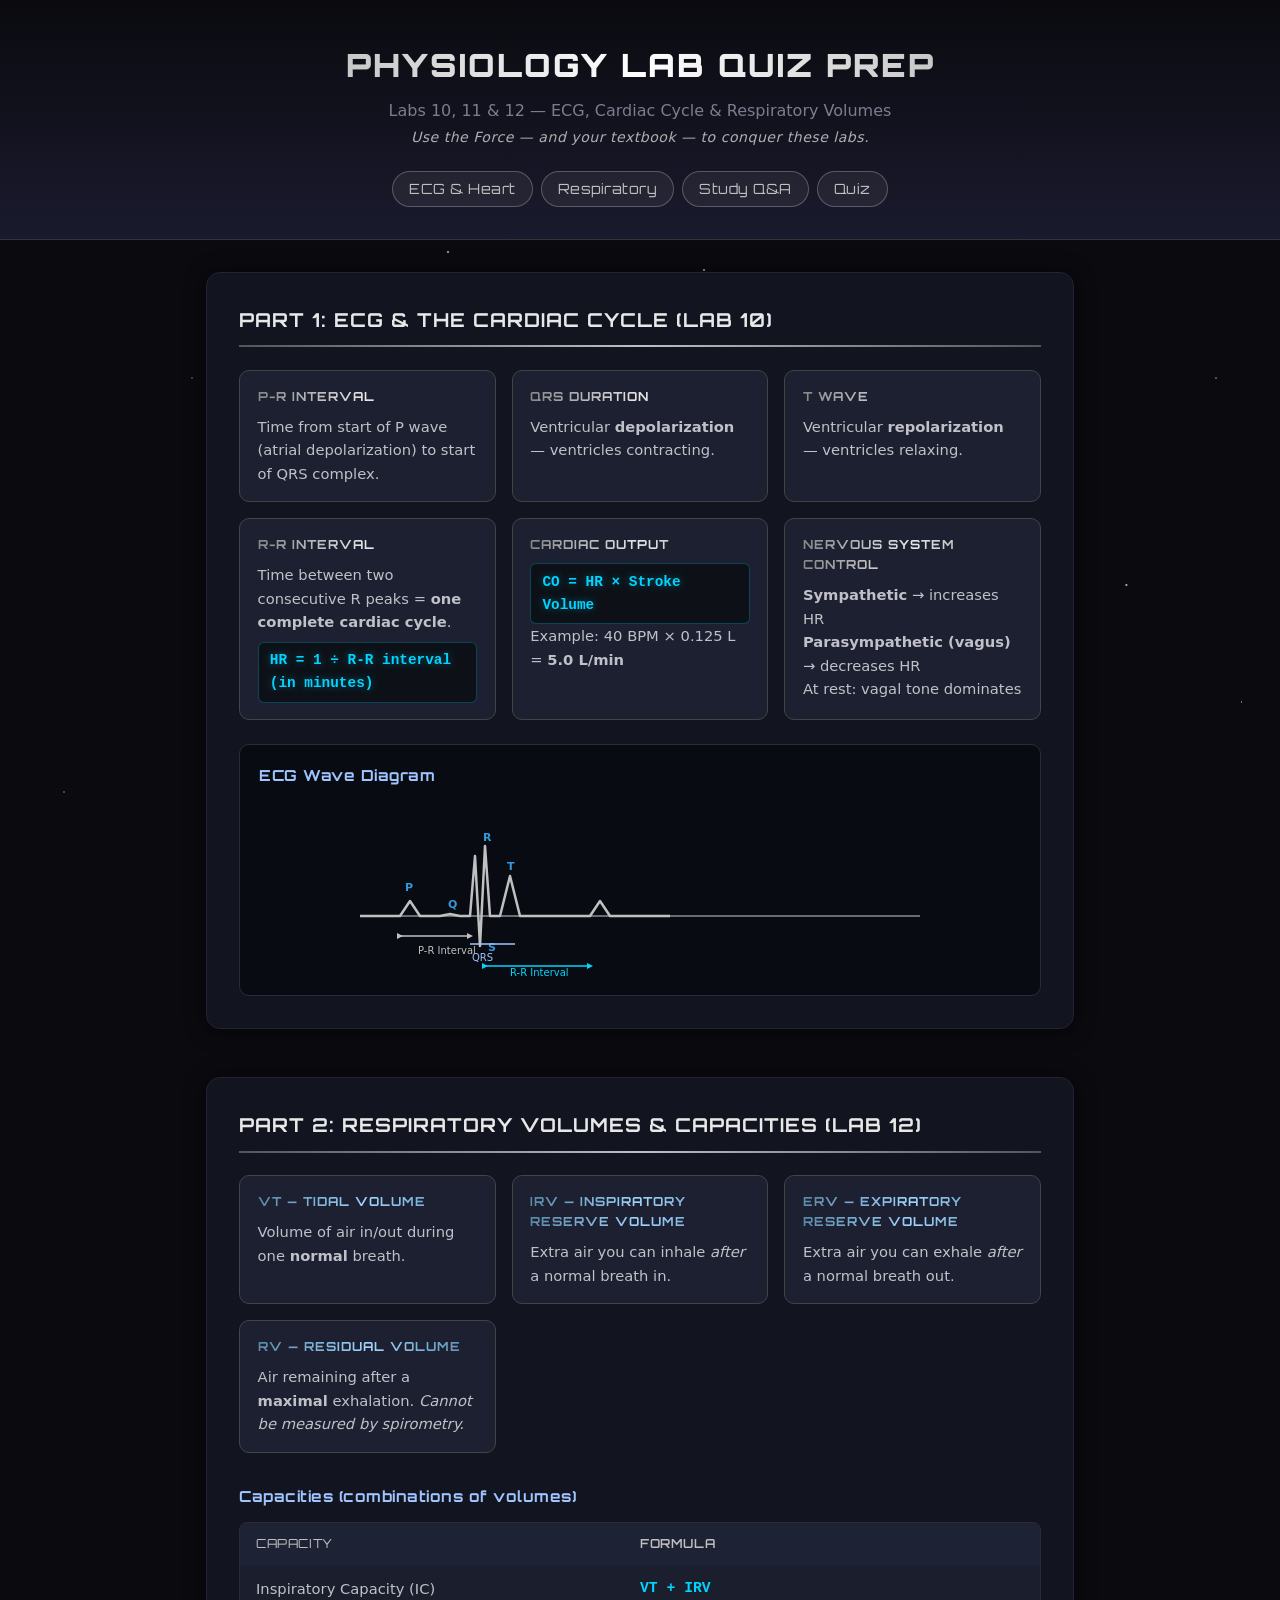
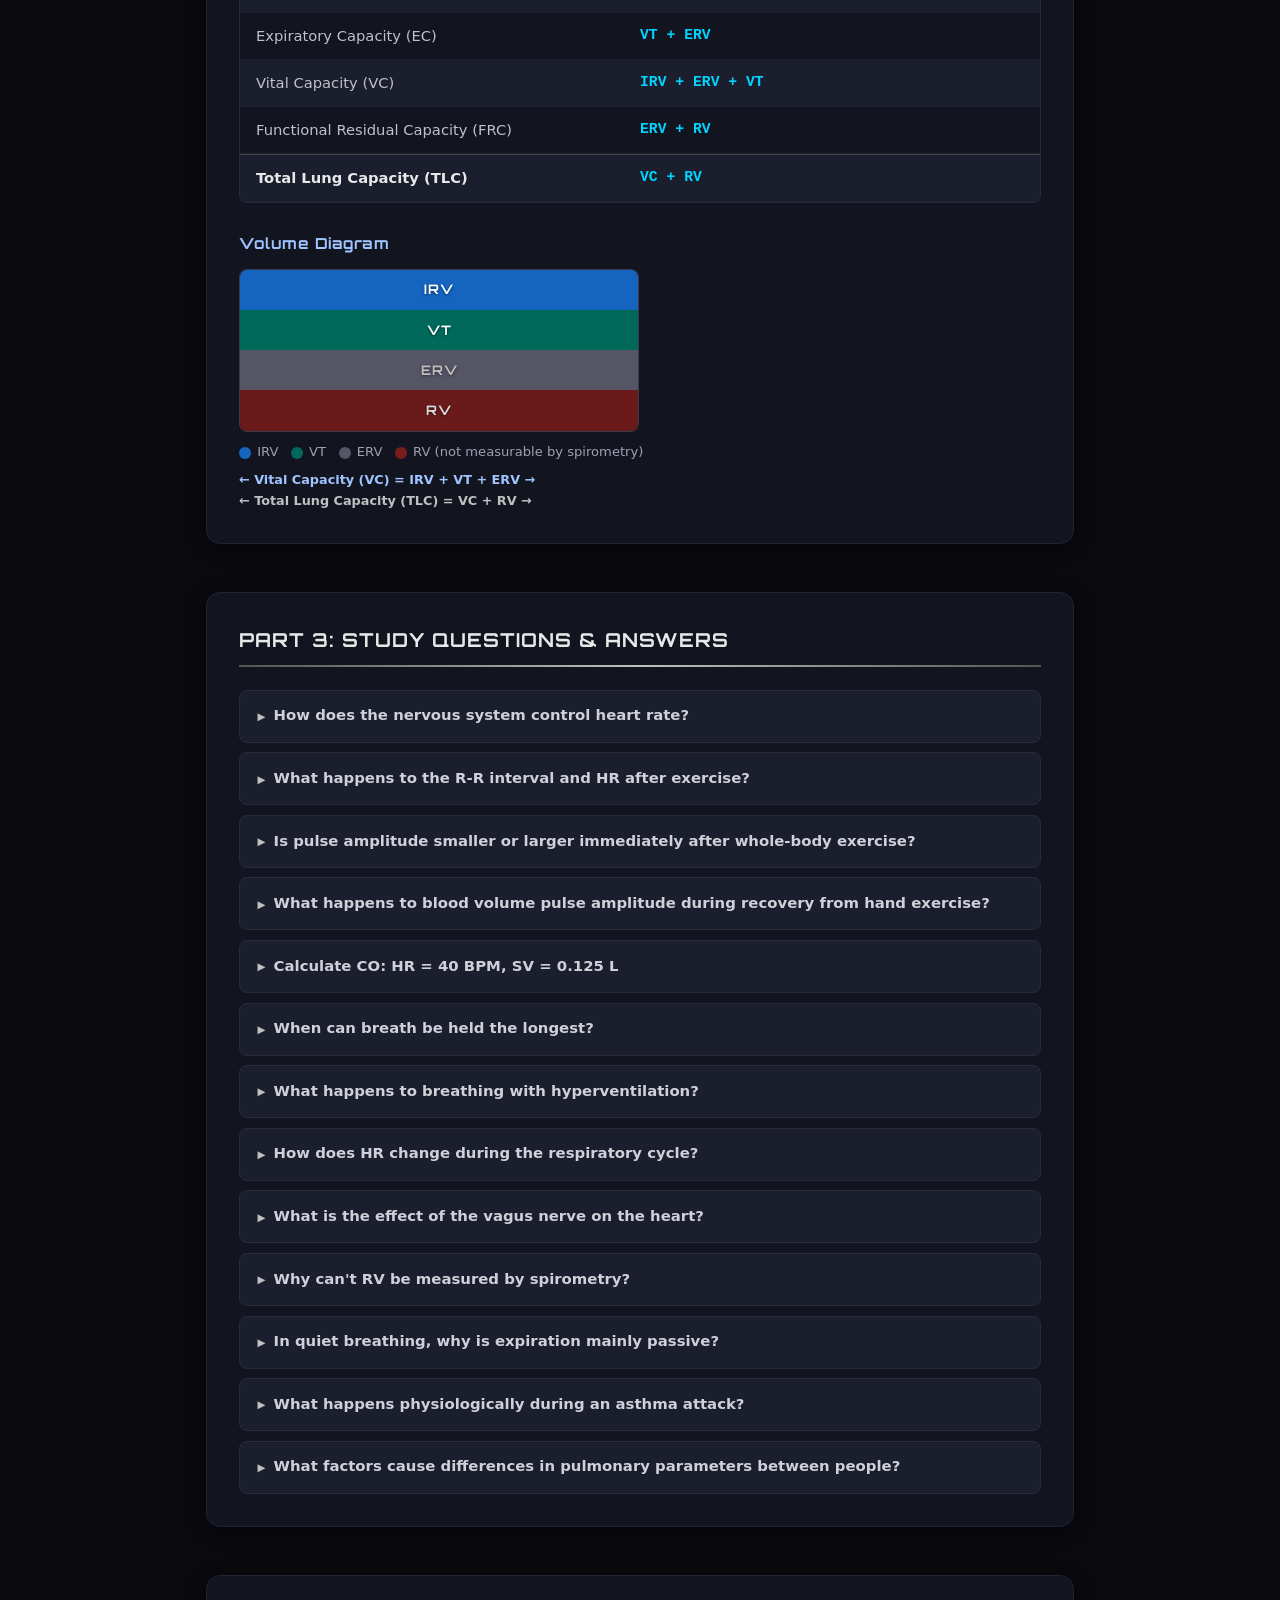
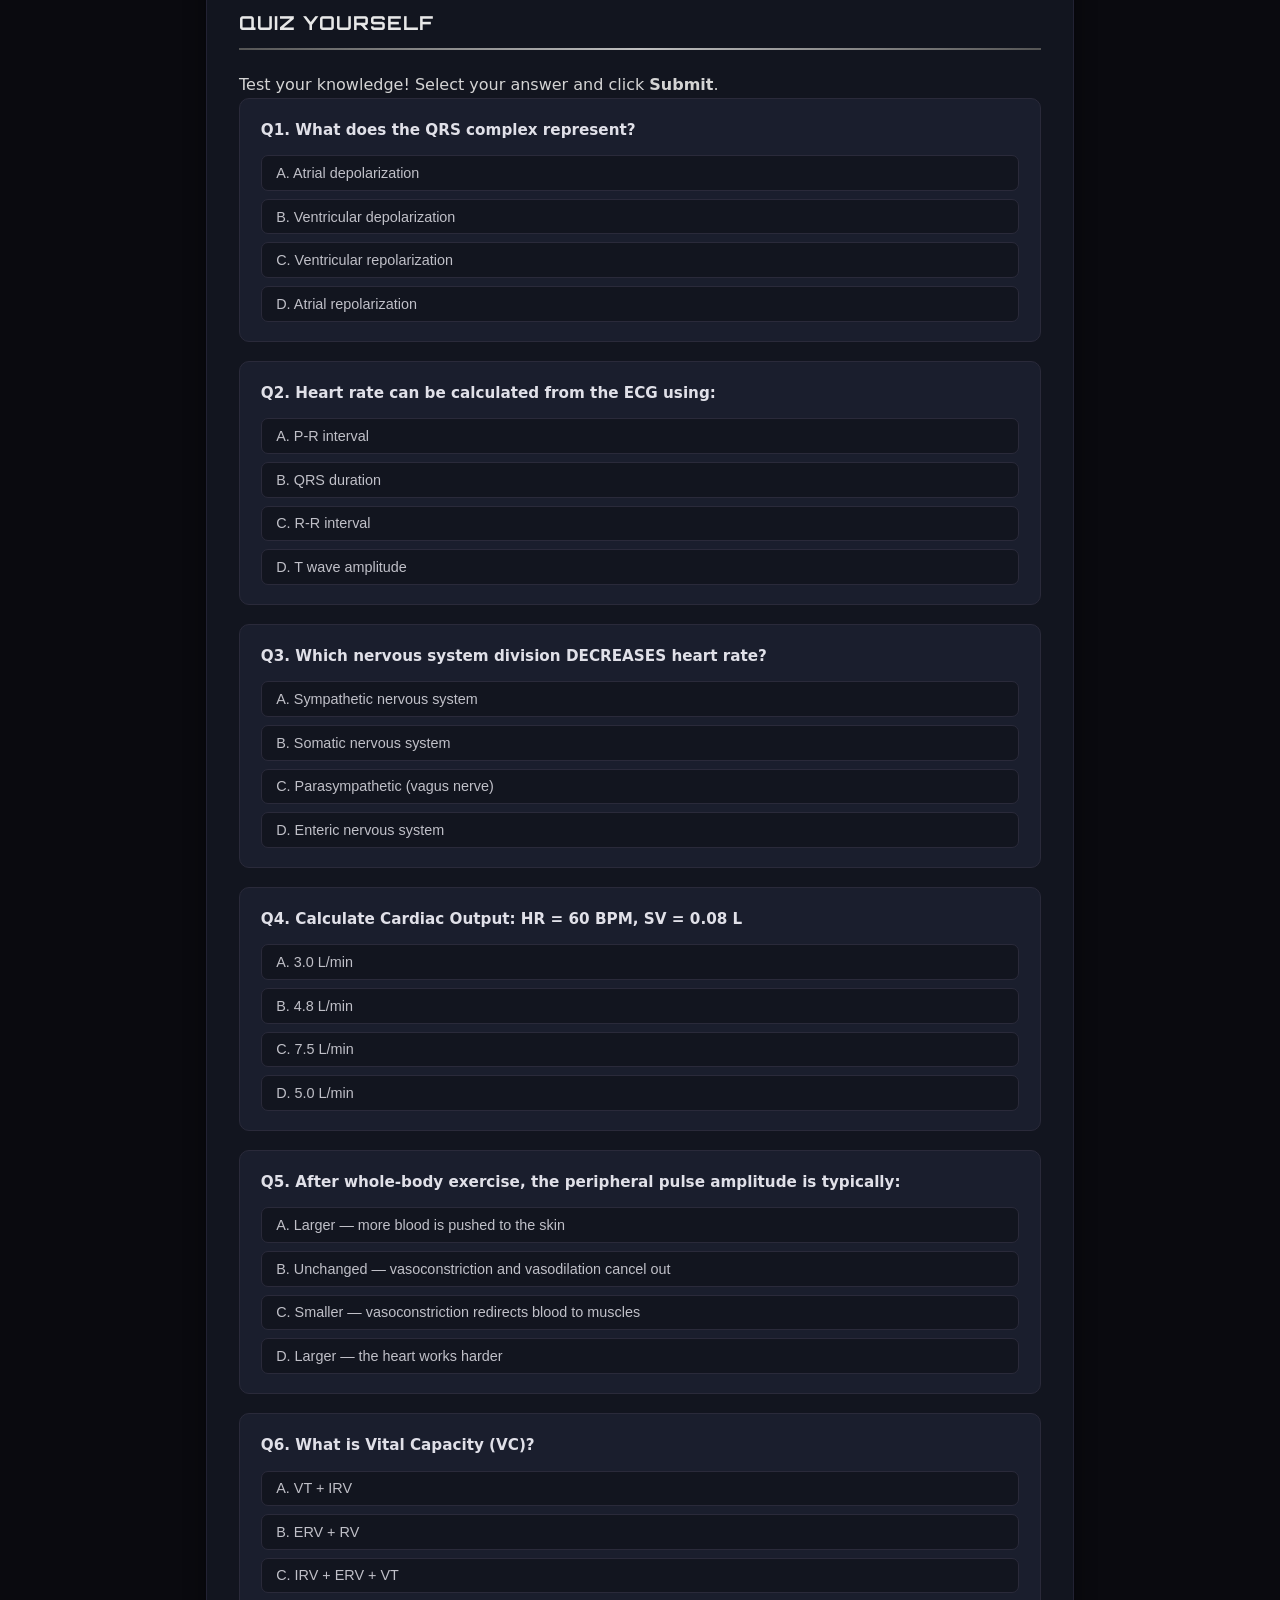
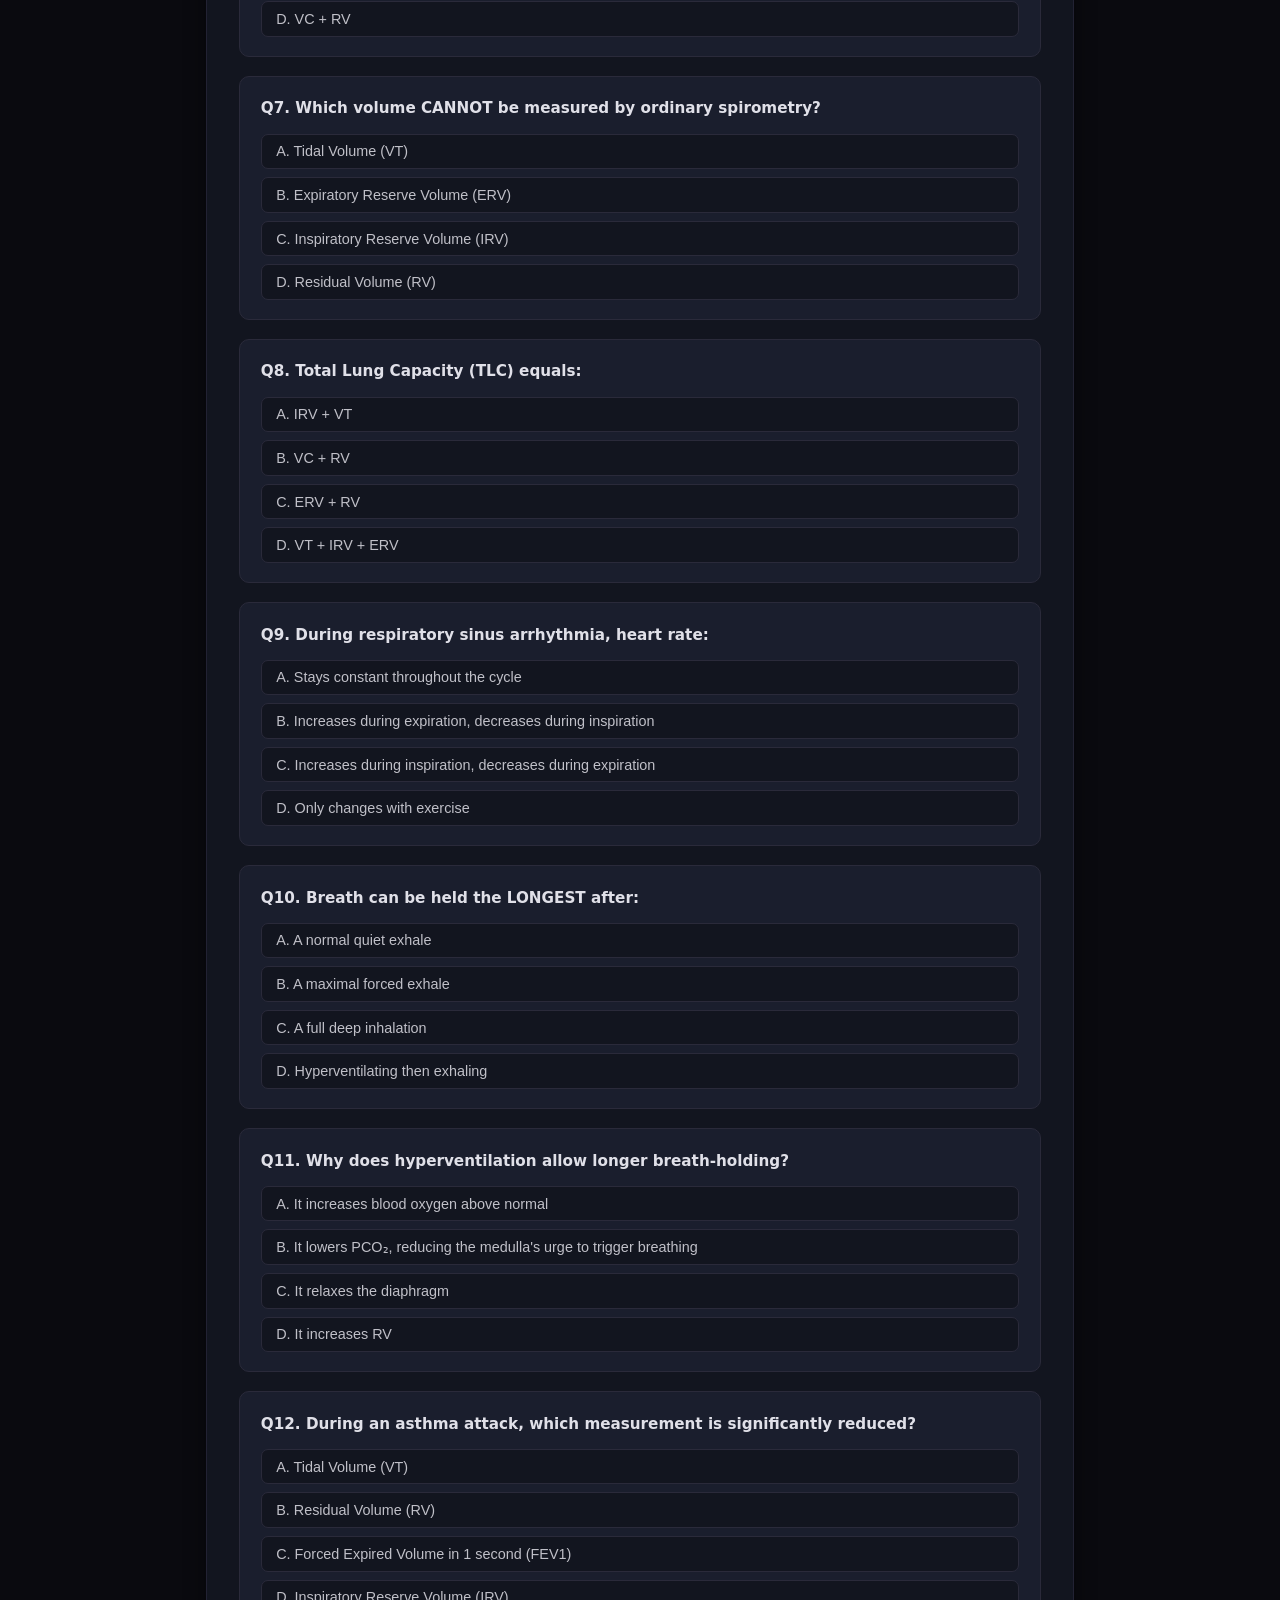
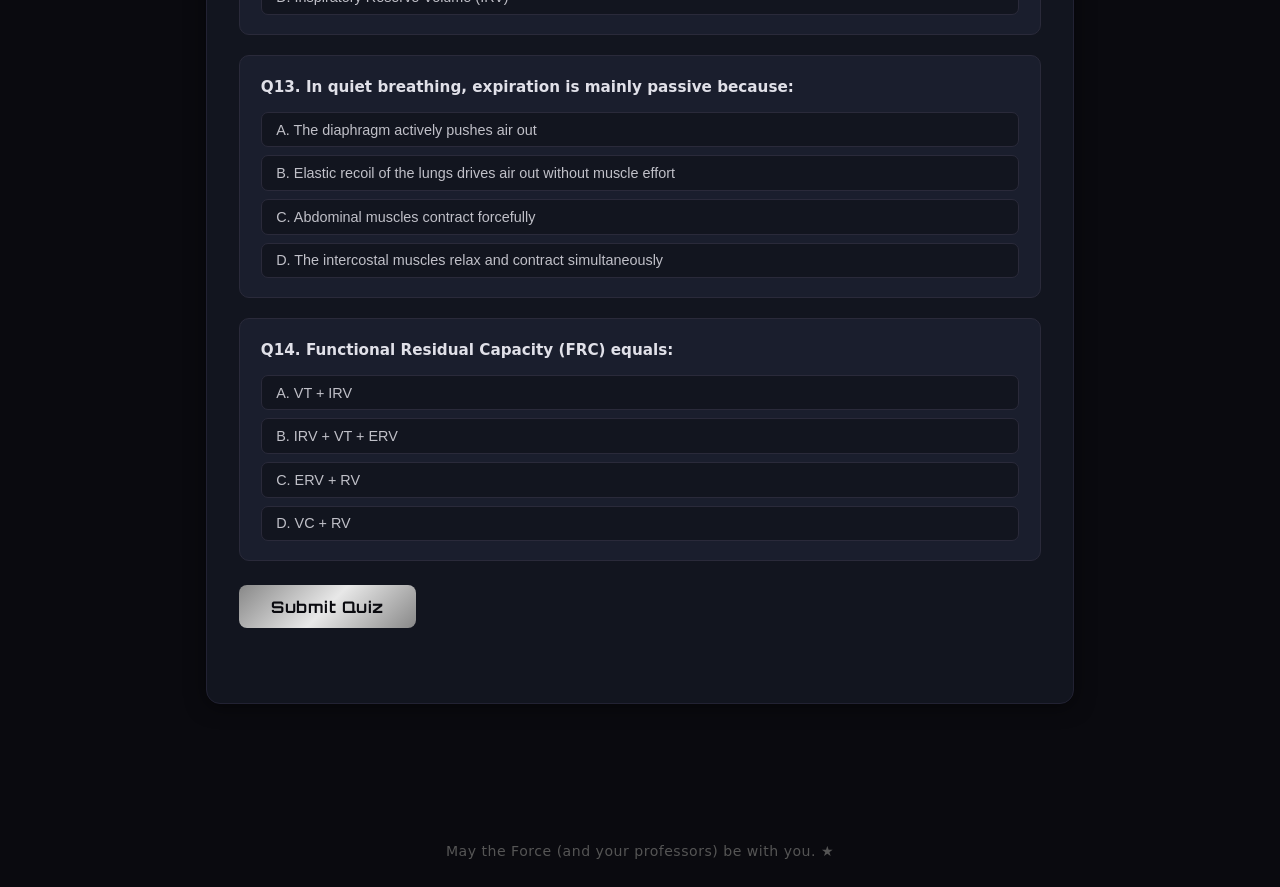
<file: physiology-quiz/index.html>
<!DOCTYPE html>
<html lang="en">
<head>
  <meta charset="UTF-8" />
  <meta name="viewport" content="width=device-width, initial-scale=1.0" />
  <title>Physiology Lab Quiz Prep</title>
  <link rel="preconnect" href="https://fonts.googleapis.com">
  <link rel="preconnect" href="https://fonts.gstatic.com" crossorigin>
  <link href="https://fonts.googleapis.com/css2?family=Orbitron:wght@400;700;900&display=swap" rel="stylesheet">
  <link rel="stylesheet" href="styles.css" />
</head>
<body>

  <header>
    <h1>Physiology Lab Quiz Prep</h1>
    <p>Labs 10, 11 &amp; 12 — ECG, Cardiac Cycle &amp; Respiratory Volumes</p>
    <p class="header-sub">Use the Force — and your textbook — to conquer these labs.</p>
    <nav>
      <a href="#ecg">ECG &amp; Heart</a>
      <a href="#respiratory">Respiratory</a>
      <a href="#questions">Study Q&amp;A</a>
      <a href="#quiz">Quiz</a>
    </nav>
  </header>

  <main>

    <!-- ===== ECG SECTION ===== -->
    <section id="ecg">
      <h2>Part 1: ECG &amp; the Cardiac Cycle (Lab 10)</h2>

      <div class="card-grid">
        <div class="card">
          <div class="card-label">P-R Interval</div>
          <p>Time from start of P wave (atrial depolarization) to start of QRS complex.</p>
        </div>
        <div class="card">
          <div class="card-label">QRS Duration</div>
          <p>Ventricular <strong>depolarization</strong> — ventricles contracting.</p>
        </div>
        <div class="card">
          <div class="card-label">T Wave</div>
          <p>Ventricular <strong>repolarization</strong> — ventricles relaxing.</p>
        </div>
        <div class="card">
          <div class="card-label">R-R Interval</div>
          <p>Time between two consecutive R peaks = <strong>one complete cardiac cycle</strong>.</p>
          <div class="formula">HR = 1 ÷ R-R interval (in minutes)</div>
        </div>
        <div class="card">
          <div class="card-label">Cardiac Output</div>
          <div class="formula">CO = HR × Stroke Volume</div>
          <p>Example: 40 BPM × 0.125 L = <strong>5.0 L/min</strong></p>
        </div>
        <div class="card">
          <div class="card-label">Nervous System Control</div>
          <p><strong>Sympathetic</strong> → increases HR<br>
             <strong>Parasympathetic (vagus)</strong> → decreases HR<br>
             At rest: vagal tone dominates</p>
        </div>
      </div>

      <div class="ecg-diagram">
        <h3>ECG Wave Diagram</h3>
        <svg viewBox="0 0 600 180" xmlns="http://www.w3.org/2000/svg">
          <!-- baseline -->
          <line x1="20" y1="120" x2="580" y2="120" stroke="#ccc" stroke-width="1" />
          <!-- ECG path -->
          <polyline points="
            20,120  60,120  70,105  80,120
            100,120 110,118 120,120
            130,120 135,60  140,150 145,50 150,120
            160,120 170,80  180,120
            240,120 250,120 260,105 270,120
            330,120
          " fill="none" stroke="#c0c0c0" stroke-width="2.5" stroke-linejoin="round"/>
          <!-- Labels -->
          <text x="65" y="95" font-size="11" fill="#3498db" font-weight="bold">P</text>
          <text x="108" y="112" font-size="11" fill="#3498db" font-weight="bold">Q</text>
          <text x="143" y="45" font-size="11" fill="#3498db" font-weight="bold">R</text>
          <text x="148" y="155" font-size="11" fill="#3498db" font-weight="bold">S</text>
          <text x="167" y="74" font-size="11" fill="#3498db" font-weight="bold">T</text>
          <!-- interval arrows -->
          <line x1="60" y1="140" x2="130" y2="140" stroke="#c0c0c0" stroke-width="1.5" marker-end="url(#arr)" marker-start="url(#arr)" />
          <text x="78" y="158" font-size="10" fill="#c0c0c0">P-R Interval</text>
          <line x1="130" y1="148" x2="175" y2="148" stroke="#a0c4ff" stroke-width="1.5" />
          <text x="132" y="165" font-size="10" fill="#a0c4ff">QRS</text>
          <line x1="145" y1="170" x2="250" y2="170" stroke="#00d4ff" stroke-width="1.5" marker-end="url(#arr2)" marker-start="url(#arr2)" />
          <text x="170" y="180" font-size="10" fill="#00d4ff">R-R Interval</text>
          <defs>
            <marker id="arr" markerWidth="4" markerHeight="4" refX="2" refY="2" orient="auto">
              <path d="M0,0 L4,2 L0,4 Z" fill="#c0c0c0"/>
            </marker>
            <marker id="arr2" markerWidth="4" markerHeight="4" refX="2" refY="2" orient="auto">
              <path d="M0,0 L4,2 L0,4 Z" fill="#00d4ff"/>
            </marker>
          </defs>
        </svg>
      </div>
    </section>

    <!-- ===== RESPIRATORY SECTION ===== -->
    <section id="respiratory">
      <h2>Part 2: Respiratory Volumes &amp; Capacities (Lab 12)</h2>

      <div class="card-grid">
        <div class="card">
          <div class="card-label blue">VT — Tidal Volume</div>
          <p>Volume of air in/out during one <strong>normal</strong> breath.</p>
        </div>
        <div class="card">
          <div class="card-label blue">IRV — Inspiratory Reserve Volume</div>
          <p>Extra air you can inhale <em>after</em> a normal breath in.</p>
        </div>
        <div class="card">
          <div class="card-label blue">ERV — Expiratory Reserve Volume</div>
          <p>Extra air you can exhale <em>after</em> a normal breath out.</p>
        </div>
        <div class="card">
          <div class="card-label blue">RV — Residual Volume</div>
          <p>Air remaining after a <strong>maximal</strong> exhalation. <em>Cannot be measured by spirometry.</em></p>
        </div>
      </div>

      <h3 style="margin-top:2rem;">Capacities (combinations of volumes)</h3>
      <div class="capacity-table">
        <div class="cap-row header">
          <span>Capacity</span><span>Formula</span>
        </div>
        <div class="cap-row"><span>Inspiratory Capacity (IC)</span><span>VT + IRV</span></div>
        <div class="cap-row"><span>Expiratory Capacity (EC)</span><span>VT + ERV</span></div>
        <div class="cap-row"><span>Vital Capacity (VC)</span><span>IRV + ERV + VT</span></div>
        <div class="cap-row"><span>Functional Residual Capacity (FRC)</span><span>ERV + RV</span></div>
        <div class="cap-row highlight"><span>Total Lung Capacity (TLC)</span><span>VC + RV</span></div>
      </div>

      <!-- Lung diagram -->
      <div class="lung-diagram">
        <h3>Volume Diagram</h3>
        <div class="lung-bar-wrap">
          <div class="lung-segment irv">IRV</div>
          <div class="lung-segment vt">VT</div>
          <div class="lung-segment erv">ERV</div>
          <div class="lung-segment rv">RV</div>
        </div>
        <div class="lung-legend">
          <span class="dot irv"></span> IRV &nbsp;
          <span class="dot vt"></span> VT &nbsp;
          <span class="dot erv"></span> ERV &nbsp;
          <span class="dot rv"></span> RV (not measurable by spirometry)
        </div>
        <div class="vc-label">← Vital Capacity (VC) = IRV + VT + ERV →</div>
        <div class="tlc-label">← Total Lung Capacity (TLC) = VC + RV →</div>
      </div>
    </section>

    <!-- ===== STUDY Q&A ===== -->
    <section id="questions">
      <h2>Part 3: Study Questions &amp; Answers</h2>

      <div class="qa-list">

        <details>
          <summary>How does the nervous system control heart rate?</summary>
          <p><strong>Sympathetic</strong> nerves increase HR. <strong>Parasympathetic (vagus nerve)</strong> decreases HR. At rest, vagal tone dominates. During exercise, sympathetic activity increases and vagal activity decreases, raising HR.</p>
        </details>

        <details>
          <summary>What happens to the R-R interval and HR after exercise?</summary>
          <p>HR <strong>increases</strong> after exercise. Since the cardiac cycle shortens, the <strong>R-R interval decreases</strong>.</p>
        </details>

        <details>
          <summary>Is pulse amplitude smaller or larger immediately after whole-body exercise?</summary>
          <p><strong>Smaller.</strong> The sympathetic nervous system causes vasoconstriction in the skin and extremities to redirect blood flow to exercising skeletal muscles.</p>
        </details>

        <details>
          <summary>What happens to blood volume pulse amplitude during recovery from hand exercise?</summary>
          <p><strong>Increases.</strong> Local vasodilation opens sphincters to bring more arterial blood in — clearing CO₂, replenishing O₂, and restoring pH in fatigued muscles.</p>
        </details>

        <details>
          <summary>Calculate CO: HR = 40 BPM, SV = 0.125 L</summary>
          <p><strong>CO = HR × SV = 40 × 0.125 = 5.0 L/min</strong></p>
        </details>

        <details>
          <summary>When can breath be held the longest?</summary>
          <p>After a <strong>full inhalation</strong> — maximizes O₂ supply and stretches lung receptors, temporarily suppressing the urge to breathe.</p>
        </details>

        <details>
          <summary>What happens to breathing with hyperventilation?</summary>
          <p>Hyperventilation blows off CO₂, lowering blood PCO₂. Since the medulla triggers breathing in response to rising PCO₂, you can hold your breath <strong>much longer</strong> after hyperventilating.</p>
        </details>

        <details>
          <summary>How does HR change during the respiratory cycle?</summary>
          <p><strong>Respiratory sinus arrhythmia:</strong> HR <strong>increases during inspiration</strong> and <strong>decreases during expiration</strong>. Inspiratory neurons inhibit vagal activity, briefly speeding the heart.</p>
        </details>

        <details>
          <summary>What is the effect of the vagus nerve on the heart?</summary>
          <p>The vagus nerve (parasympathetic) <strong>decreases heart rate</strong>. When inhibited during inspiration, HR briefly increases.</p>
        </details>

        <details>
          <summary>Why can't RV be measured by spirometry?</summary>
          <p>Spirometers measure air moving in and out. RV stays in the lungs after maximal exhalation — it <strong>never passes through the spirometer</strong>.</p>
        </details>

        <details>
          <summary>In quiet breathing, why is expiration mainly passive?</summary>
          <p>Inspiration is active (diaphragm contracts). Expiration relies on <strong>elastic recoil</strong> of the lungs — no muscles needed. Expiratory flow is therefore slower and more gradual.</p>
        </details>

        <details>
          <summary>What happens physiologically during an asthma attack?</summary>
          <p>Airways become <strong>inflamed and constricted</strong>, filled with mucus. Airway resistance increases → dyspnea, wheezing, and significantly <strong>reduced FEV1</strong> (Forced Expired Volume in 1 second).</p>
        </details>

        <details>
          <summary>What factors cause differences in pulmonary parameters between people?</summary>
          <p><strong>Sex, height, age, fitness level,</strong> and <strong>smoking history</strong> all affect lung volumes and capacities.</p>
        </details>

      </div>
    </section>

    <!-- ===== QUIZ ===== -->
    <section id="quiz">
      <h2>Quiz Yourself</h2>
      <p>Test your knowledge! Select your answer and click <strong>Submit</strong>.</p>

      <div id="quiz-container"></div>

      <div id="quiz-controls" style="margin-top:1.5rem;">
        <button id="submit-btn" onclick="submitQuiz()">Submit Quiz</button>
        <button id="reset-btn" onclick="resetQuiz()" style="display:none;">Try Again</button>
      </div>

      <div id="quiz-result"></div>
    </section>

  </main>

  <footer>
    <p>May the Force (and your professors) be with you. &#9733;</p>
  </footer>

  <script src="app.js"></script>
</body>
</html>
</file>
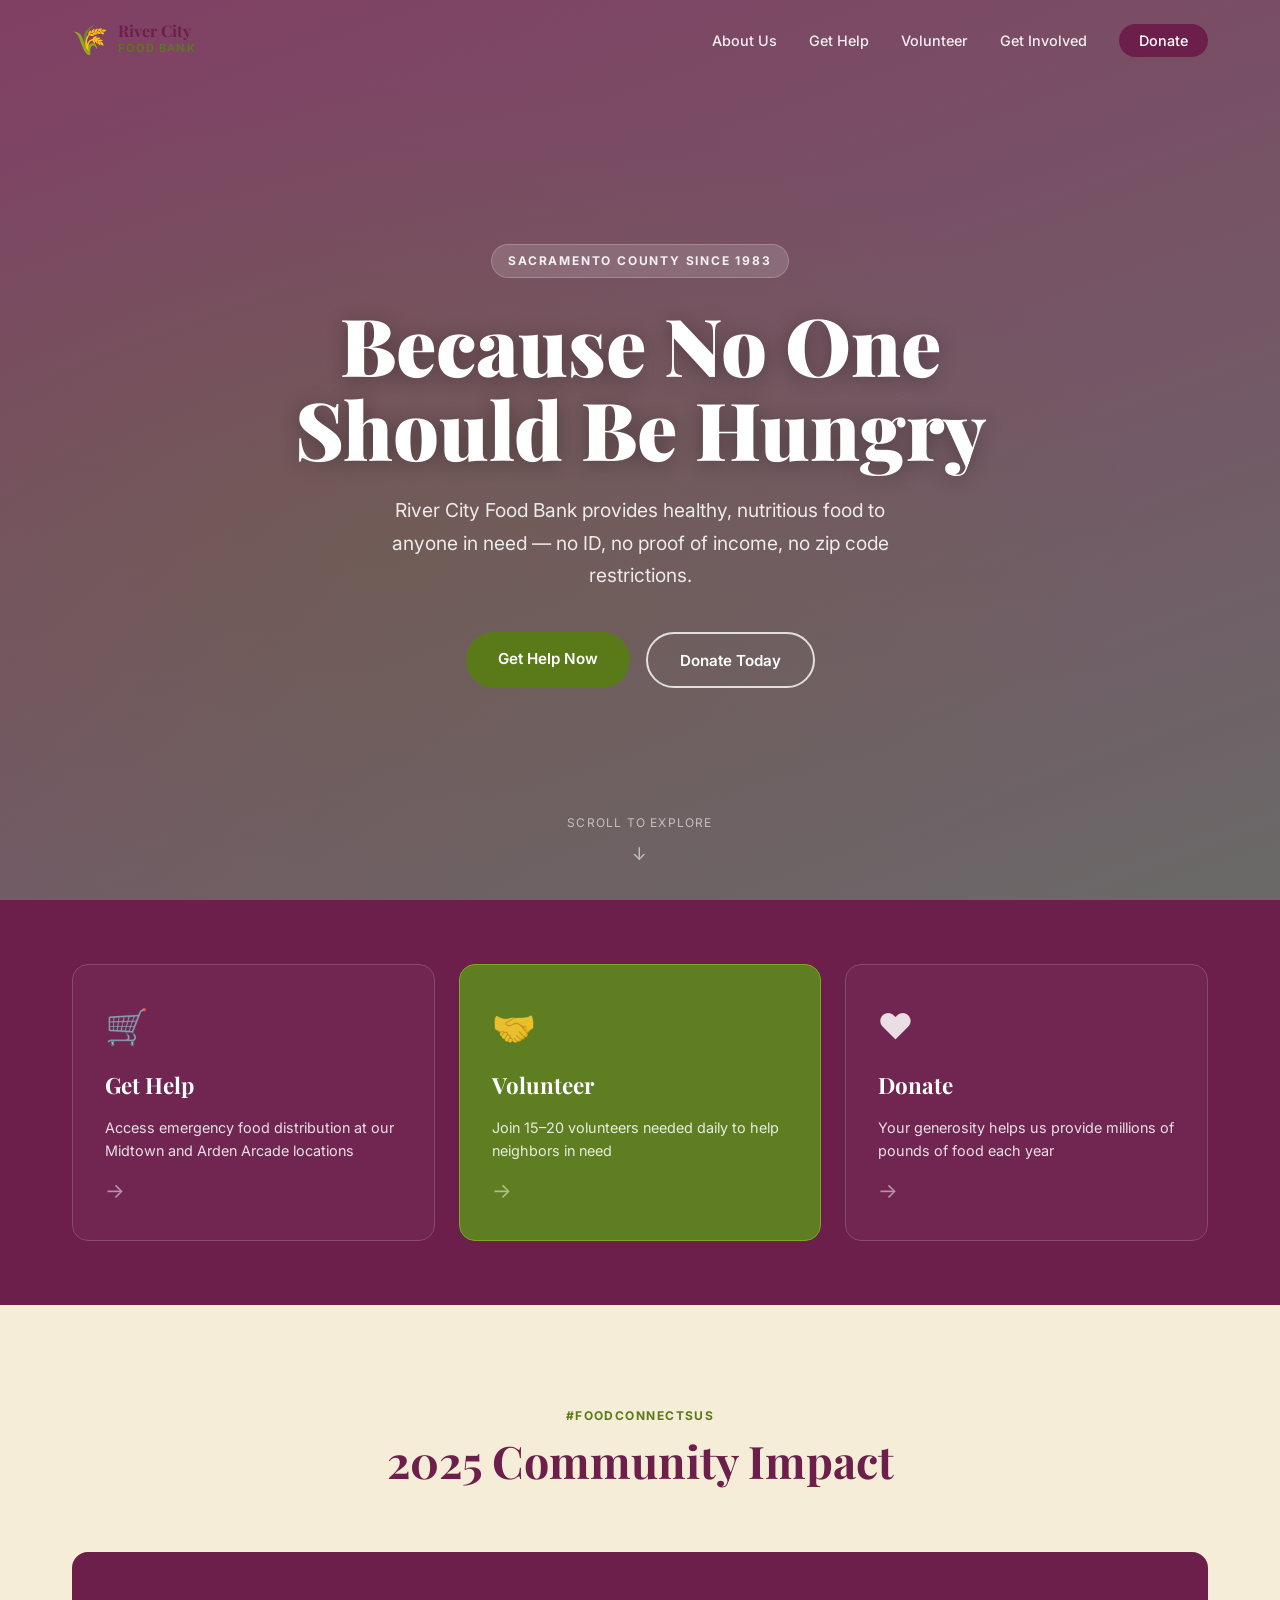
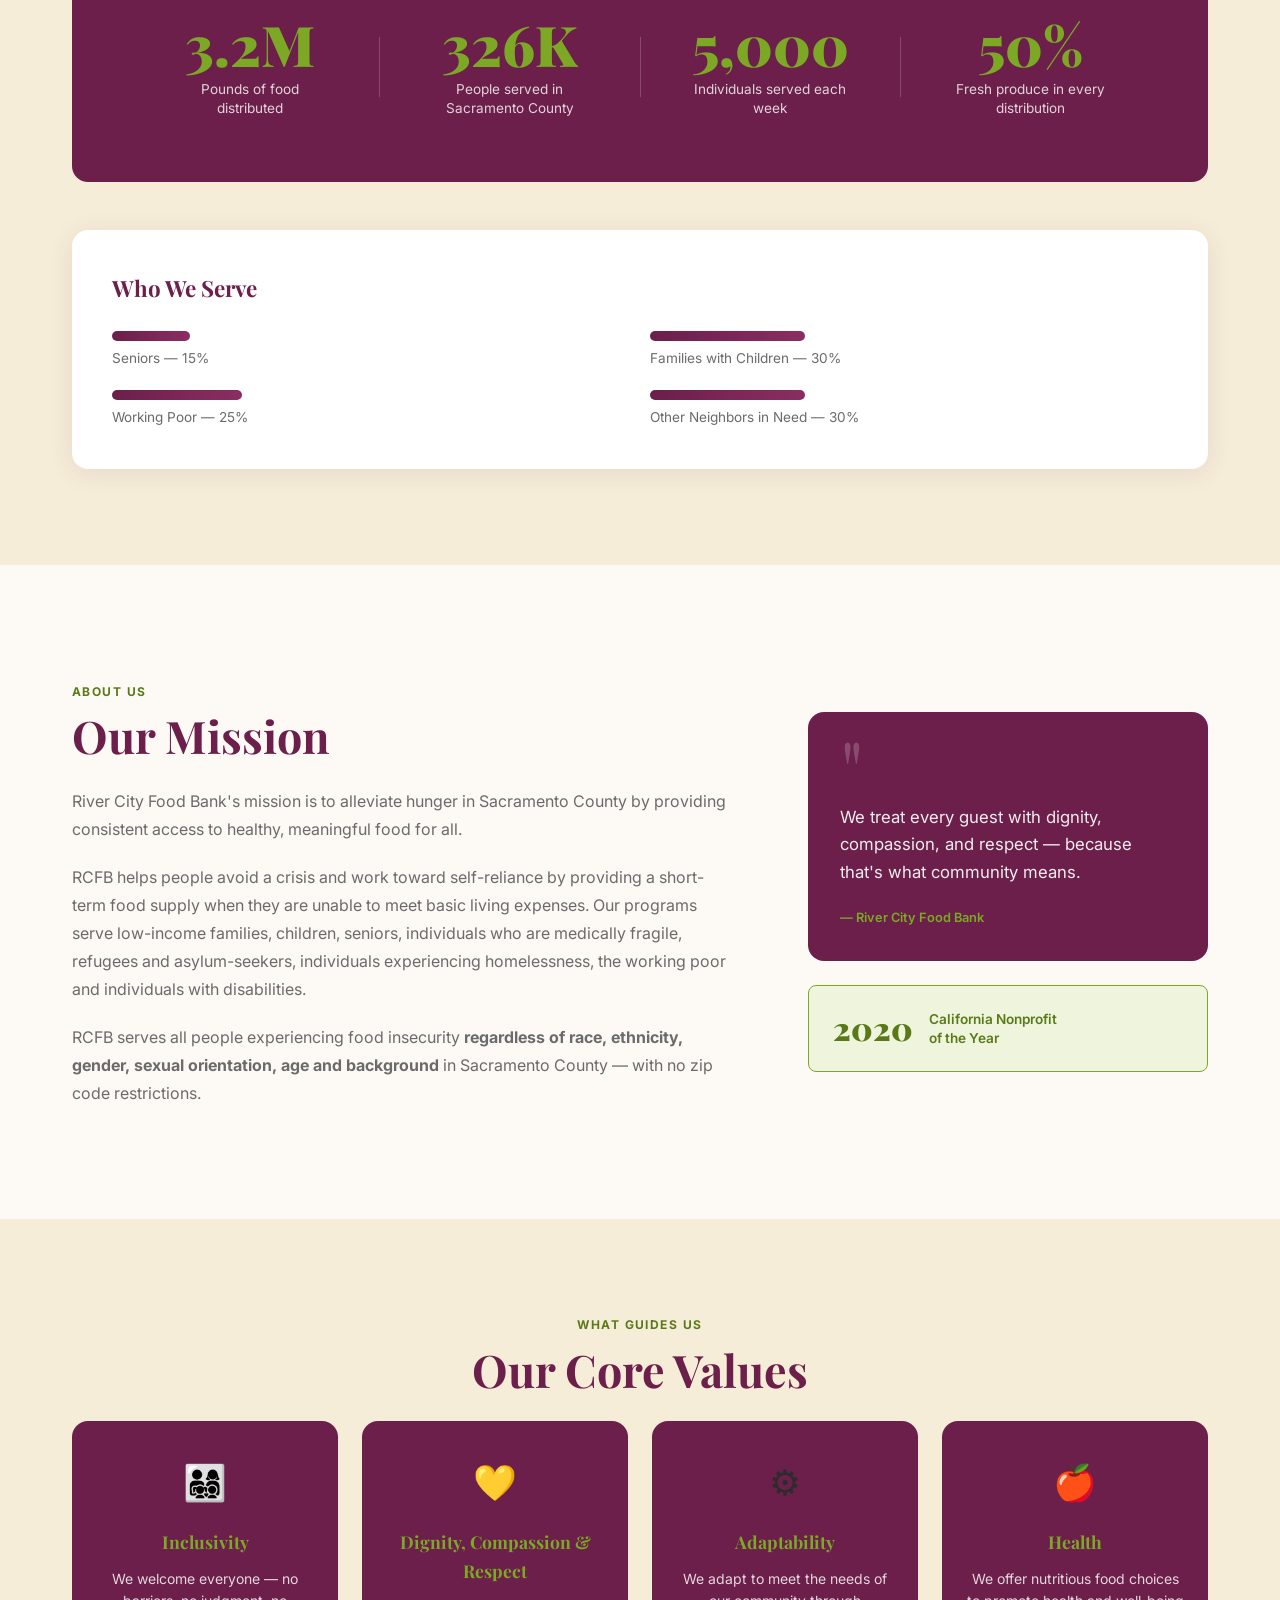
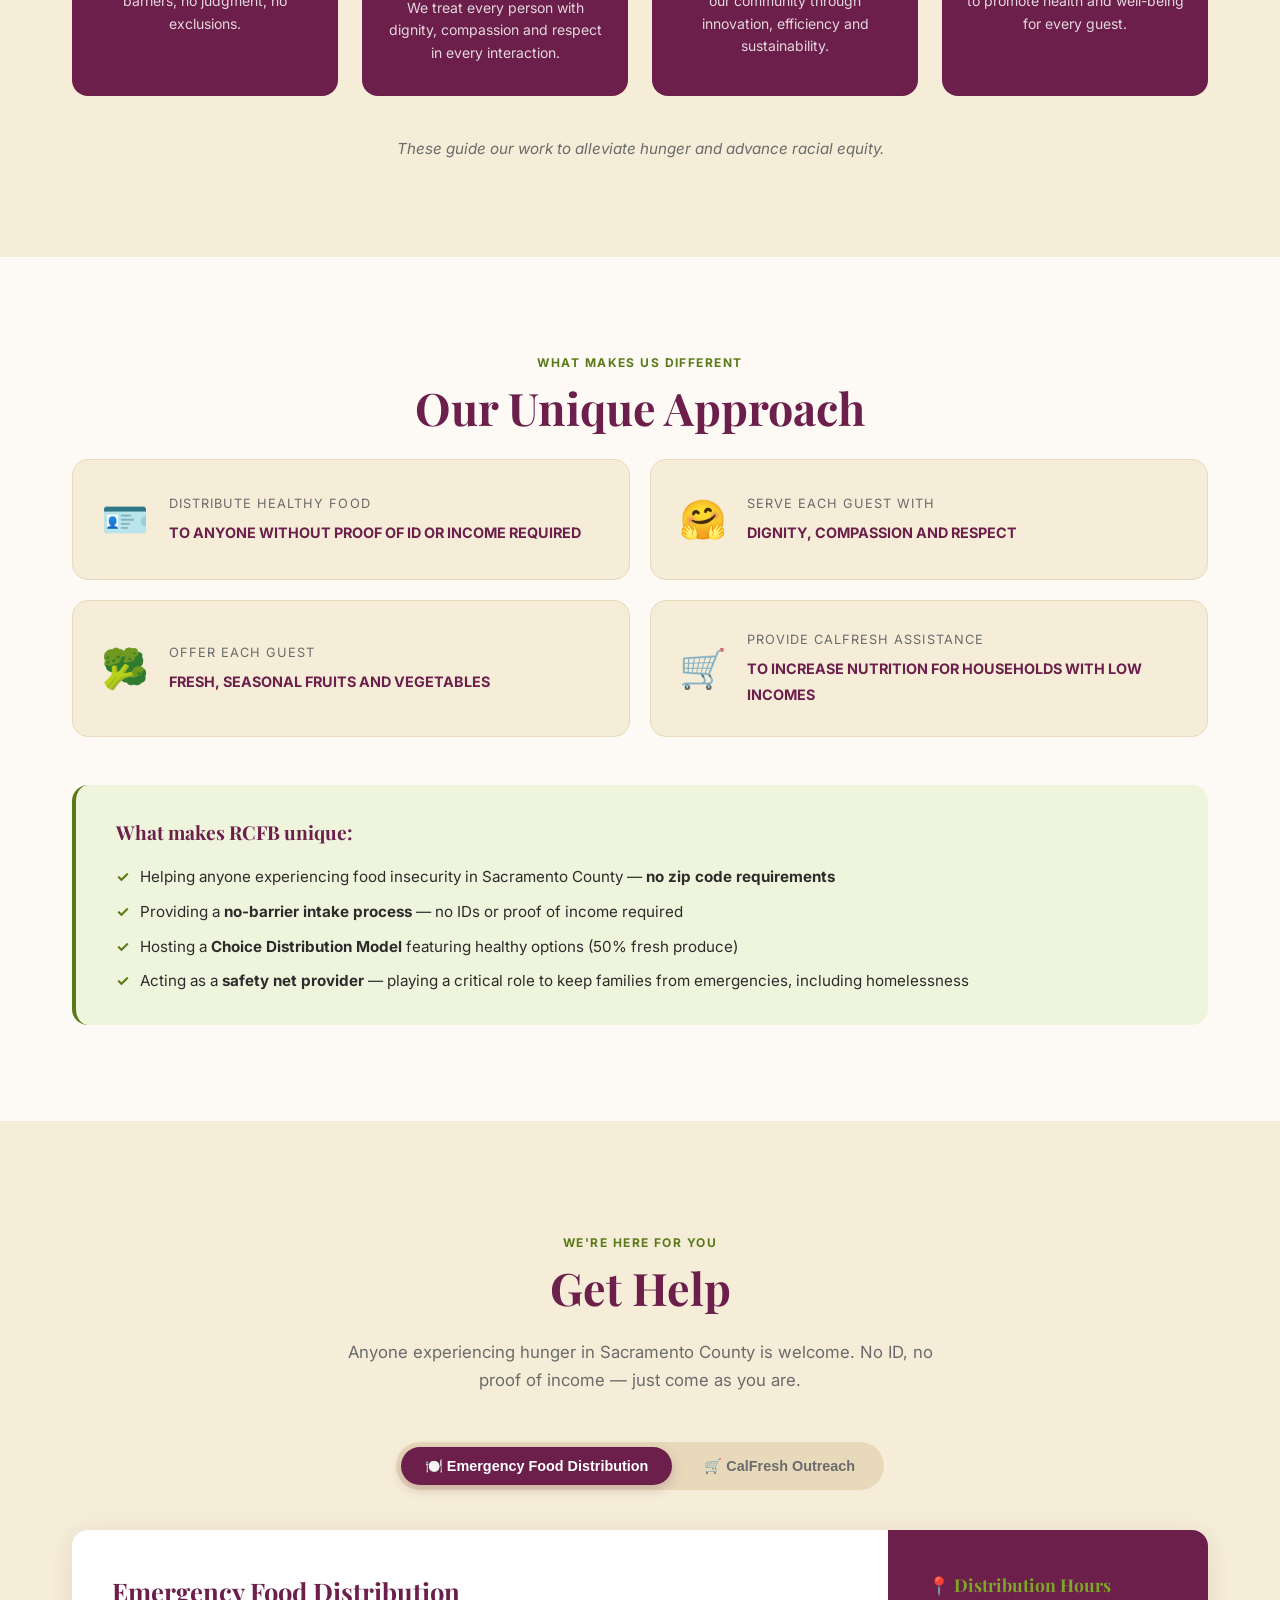
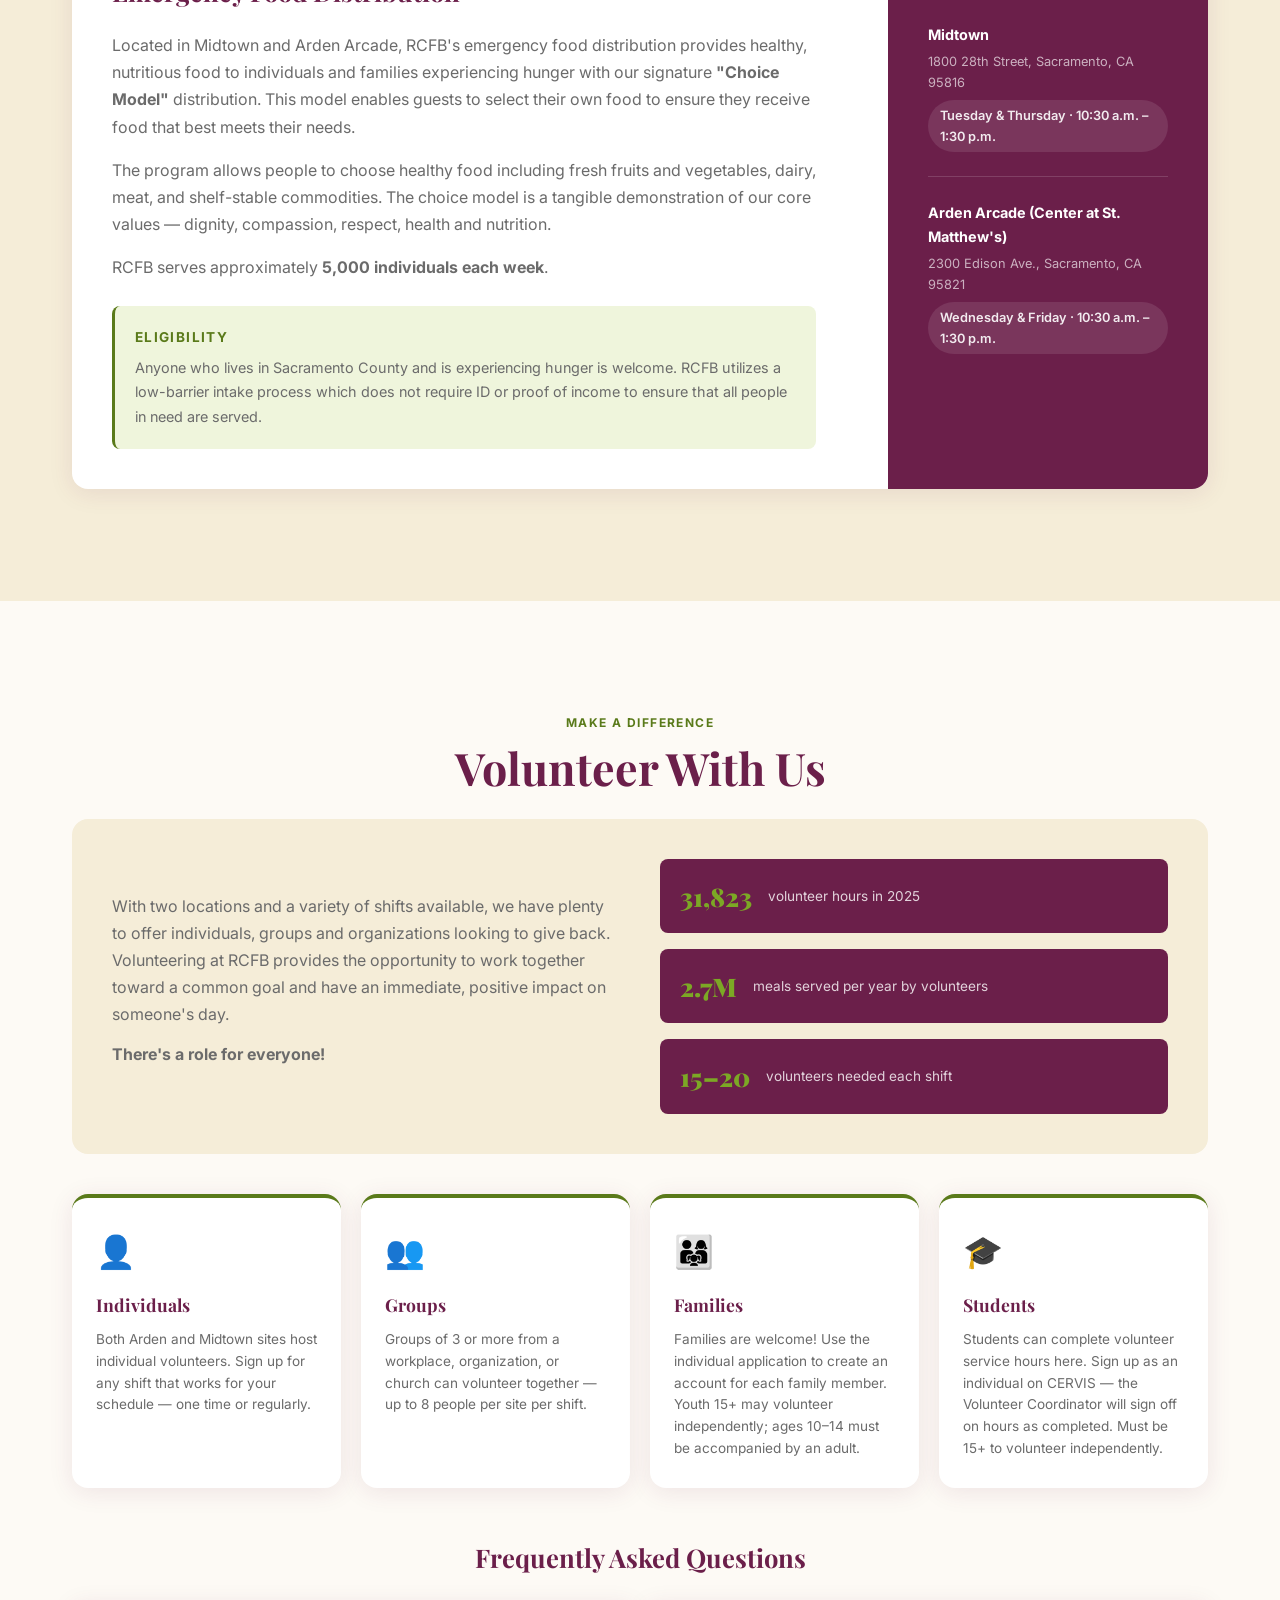
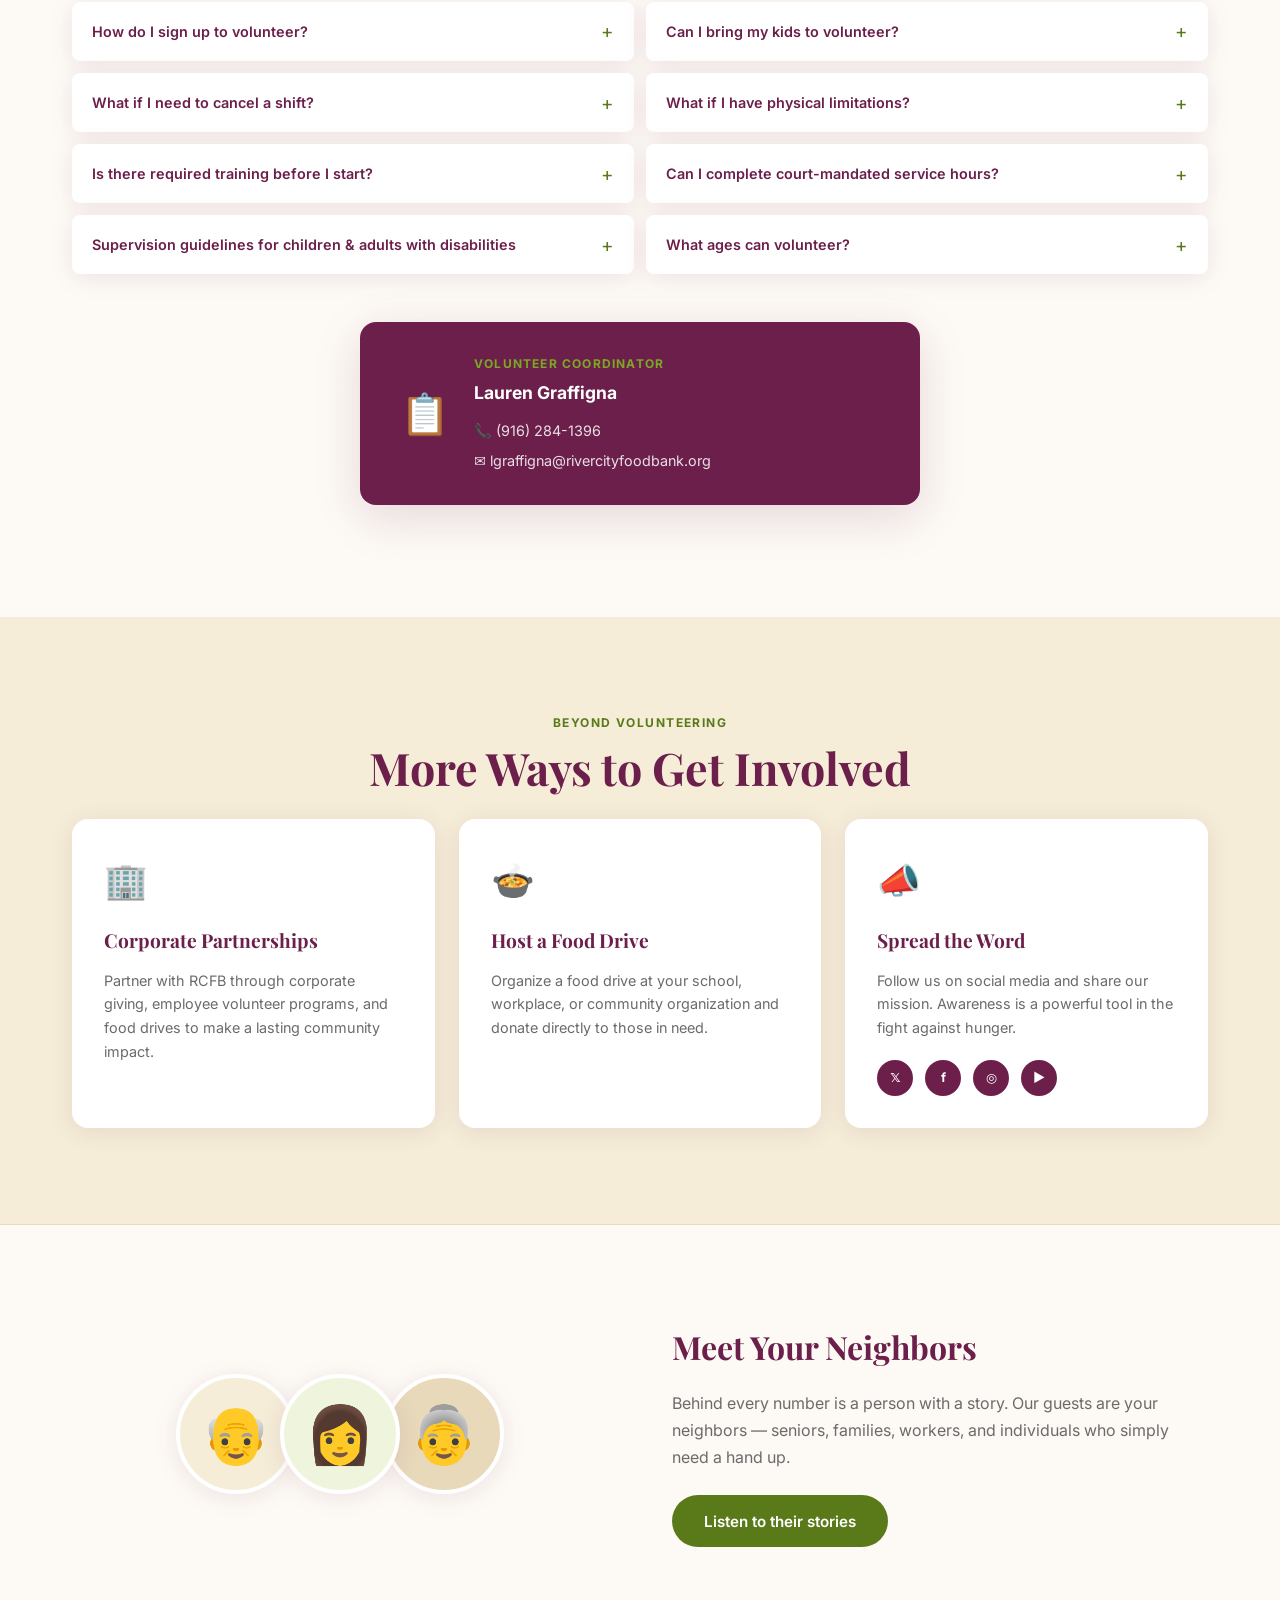
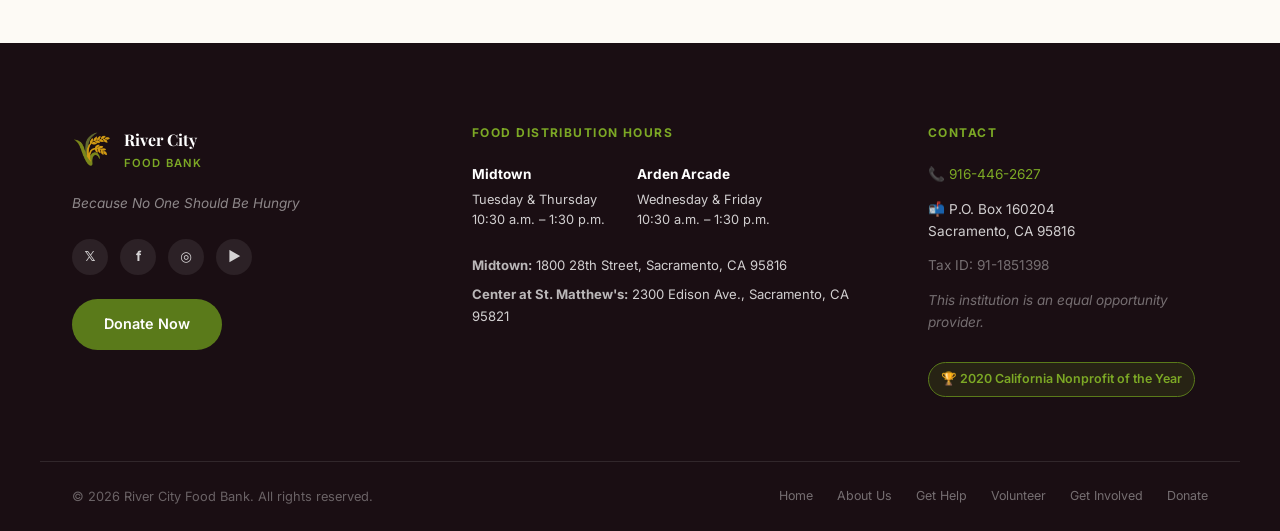
<file: rcfb/index.html>
<!DOCTYPE html>
<html lang="en">
<head>
  <meta charset="UTF-8" />
  <meta name="viewport" content="width=device-width, initial-scale=1.0" />
  <title>River City Food Bank — Because No One Should Be Hungry</title>
  <link rel="preconnect" href="https://fonts.googleapis.com" />
  <link href="https://fonts.googleapis.com/css2?family=Playfair+Display:wght@700;900&family=Inter:wght@400;500;600;700&display=swap" rel="stylesheet" />
  <link rel="stylesheet" href="styles.css" />
</head>
<body>

  <!-- ===== NAV ===== -->
  <nav class="nav" id="navbar">
    <div class="nav__inner">
      <a href="#home" class="nav__logo">
        <div class="nav__logo-icon">🌾</div>
        <div>
          <span class="nav__logo-top">River City</span>
          <span class="nav__logo-bottom">Food Bank</span>
        </div>
      </a>
      <ul class="nav__links">
        <li><a href="#about">About Us</a></li>
        <li><a href="#get-help">Get Help</a></li>
        <li><a href="#volunteer">Volunteer</a></li>
        <li><a href="#get-involved">Get Involved</a></li>
        <li><a href="#contact" class="nav__donate-btn">Donate</a></li>
      </ul>
      <button class="nav__hamburger" id="hamburger" aria-label="Toggle menu">
        <span></span><span></span><span></span>
      </button>
    </div>
  </nav>

  <!-- Mobile Menu -->
  <div class="mobile-menu" id="mobileMenu">
    <a href="#about">About Us</a>
    <a href="#get-help">Get Help</a>
    <a href="#volunteer">Volunteer</a>
    <a href="#get-involved">Get Involved</a>
    <a href="#contact">Donate</a>
  </div>

  <!-- ===== HERO ===== -->
  <section class="hero" id="home">
    <div class="hero__overlay"></div>
    <div class="hero__content">
      <p class="hero__tag">Sacramento County Since 1983</p>
      <h1 class="hero__headline">Because No One<br>Should Be Hungry</h1>
      <p class="hero__sub">River City Food Bank provides healthy, nutritious food to anyone in need — no ID, no proof of income, no zip code restrictions.</p>
      <div class="hero__cta-group">
        <a href="#get-help" class="btn btn--primary">Get Help Now</a>
        <a href="#contact" class="btn btn--outline">Donate Today</a>
      </div>
    </div>
    <div class="hero__scroll-hint">
      <span>Scroll to explore</span>
      <div class="hero__scroll-arrow">↓</div>
    </div>
  </section>

  <!-- ===== QUICK ACTIONS ===== -->
  <section class="quick-actions">
    <div class="container">
      <div class="quick-actions__grid">
        <a href="#get-help" class="qa-card">
          <div class="qa-card__icon">🛒</div>
          <h3>Get Help</h3>
          <p>Access emergency food distribution at our Midtown and Arden Arcade locations</p>
          <span class="qa-card__arrow">→</span>
        </a>
        <a href="#volunteer" class="qa-card qa-card--featured">
          <div class="qa-card__icon">🤝</div>
          <h3>Volunteer</h3>
          <p>Join 15–20 volunteers needed daily to help neighbors in need</p>
          <span class="qa-card__arrow">→</span>
        </a>
        <a href="#contact" class="qa-card">
          <div class="qa-card__icon">❤️</div>
          <h3>Donate</h3>
          <p>Your generosity helps us provide millions of pounds of food each year</p>
          <span class="qa-card__arrow">→</span>
        </a>
      </div>
    </div>
  </section>

  <!-- ===== IMPACT STATS ===== -->
  <section class="impact" id="impact">
    <div class="container">
      <div class="impact__header">
        <p class="section-tag">#FoodConnectsUs</p>
        <h2 class="section-title">2025 Community Impact</h2>
      </div>
      <div class="impact__grid">
        <div class="impact__stat">
          <span class="impact__number">3.2M</span>
          <span class="impact__label">Pounds of food distributed</span>
        </div>
        <div class="impact__divider"></div>
        <div class="impact__stat">
          <span class="impact__number">326K</span>
          <span class="impact__label">People served in Sacramento County</span>
        </div>
        <div class="impact__divider"></div>
        <div class="impact__stat">
          <span class="impact__number">5,000</span>
          <span class="impact__label">Individuals served each week</span>
        </div>
        <div class="impact__divider"></div>
        <div class="impact__stat">
          <span class="impact__number">50%</span>
          <span class="impact__label">Fresh produce in every distribution</span>
        </div>
      </div>
      <div class="impact__breakdown">
        <h3>Who We Serve</h3>
        <div class="impact__breakdown-grid">
          <div class="breakdown-item">
            <div class="breakdown-bar" style="--pct: 15%"></div>
            <span class="breakdown-label">Seniors — 15%</span>
          </div>
          <div class="breakdown-item">
            <div class="breakdown-bar" style="--pct: 30%"></div>
            <span class="breakdown-label">Families with Children — 30%</span>
          </div>
          <div class="breakdown-item">
            <div class="breakdown-bar" style="--pct: 25%"></div>
            <span class="breakdown-label">Working Poor — 25%</span>
          </div>
          <div class="breakdown-item">
            <div class="breakdown-bar" style="--pct: 30%"></div>
            <span class="breakdown-label">Other Neighbors in Need — 30%</span>
          </div>
        </div>
      </div>
    </div>
  </section>

  <!-- ===== ABOUT ===== -->
  <section class="about" id="about">
    <div class="container">
      <div class="about__inner">
        <div class="about__text">
          <p class="section-tag">About Us</p>
          <h2 class="section-title">Our Mission</h2>
          <p class="about__body">River City Food Bank's mission is to alleviate hunger in Sacramento County by providing consistent access to healthy, meaningful food for all.</p>
          <p class="about__body">RCFB helps people avoid a crisis and work toward self-reliance by providing a short-term food supply when they are unable to meet basic living expenses. Our programs serve low-income families, children, seniors, individuals who are medically fragile, refugees and asylum-seekers, individuals experiencing homelessness, the working poor and individuals with disabilities.</p>
          <p class="about__body">RCFB serves all people experiencing food insecurity <strong>regardless of race, ethnicity, gender, sexual orientation, age and background</strong> in Sacramento County — with no zip code restrictions.</p>
        </div>
        <div class="about__visual">
          <div class="about__quote-card">
            <div class="about__quote-mark">"</div>
            <p>We treat every guest with dignity, compassion, and respect — because that's what community means.</p>
            <cite>— River City Food Bank</cite>
          </div>
          <div class="about__badge">
            <span class="about__badge-year">2020</span>
            <span class="about__badge-label">California Nonprofit<br>of the Year</span>
          </div>
        </div>
      </div>
    </div>
  </section>

  <!-- ===== CORE VALUES ===== -->
  <section class="values">
    <div class="container">
      <p class="section-tag center">What Guides Us</p>
      <h2 class="section-title center">Our Core Values</h2>
      <div class="values__grid">
        <div class="values__card">
          <div class="values__icon">👨‍👩‍👧‍👦</div>
          <h3>Inclusivity</h3>
          <p>We welcome everyone — no barriers, no judgment, no exclusions.</p>
        </div>
        <div class="values__card">
          <div class="values__icon">💛</div>
          <h3>Dignity, Compassion & Respect</h3>
          <p>We treat every person with dignity, compassion and respect in every interaction.</p>
        </div>
        <div class="values__card">
          <div class="values__icon">⚙️</div>
          <h3>Adaptability</h3>
          <p>We adapt to meet the needs of our community through innovation, efficiency and sustainability.</p>
        </div>
        <div class="values__card">
          <div class="values__icon">🍎</div>
          <h3>Health</h3>
          <p>We offer nutritious food choices to promote health and well-being for every guest.</p>
        </div>
      </div>
      <p class="values__tagline">These guide our work to alleviate hunger and advance racial equity.</p>
    </div>
  </section>

  <!-- ===== UNIQUE APPROACH ===== -->
  <section class="approach">
    <div class="container">
      <p class="section-tag center">What Makes Us Different</p>
      <h2 class="section-title center">Our Unique Approach</h2>
      <div class="approach__grid">
        <div class="approach__card">
          <div class="approach__icon">🪪</div>
          <div>
            <p class="approach__sub">Distribute healthy food</p>
            <strong>TO ANYONE WITHOUT PROOF OF ID OR INCOME REQUIRED</strong>
          </div>
        </div>
        <div class="approach__card">
          <div class="approach__icon">🤗</div>
          <div>
            <p class="approach__sub">Serve each guest with</p>
            <strong>DIGNITY, COMPASSION AND RESPECT</strong>
          </div>
        </div>
        <div class="approach__card">
          <div class="approach__icon">🥦</div>
          <div>
            <p class="approach__sub">Offer each guest</p>
            <strong>FRESH, SEASONAL FRUITS AND VEGETABLES</strong>
          </div>
        </div>
        <div class="approach__card">
          <div class="approach__icon">🛒</div>
          <div>
            <p class="approach__sub">Provide CalFresh assistance</p>
            <strong>TO INCREASE NUTRITION FOR HOUSEHOLDS WITH LOW INCOMES</strong>
          </div>
        </div>
      </div>
      <div class="approach__list">
        <h3>What makes RCFB unique:</h3>
        <ul>
          <li>Helping anyone experiencing food insecurity in Sacramento County — <strong>no zip code requirements</strong></li>
          <li>Providing a <strong>no-barrier intake process</strong> — no IDs or proof of income required</li>
          <li>Hosting a <strong>Choice Distribution Model</strong> featuring healthy options (50% fresh produce)</li>
          <li>Acting as a <strong>safety net provider</strong> — playing a critical role to keep families from emergencies, including homelessness</li>
        </ul>
      </div>
    </div>
  </section>

  <!-- ===== GET HELP ===== -->
  <section class="get-help" id="get-help">
    <div class="container">
      <p class="section-tag center">We're Here For You</p>
      <h2 class="section-title center">Get Help</h2>
      <p class="get-help__intro">Anyone experiencing hunger in Sacramento County is welcome. No ID, no proof of income — just come as you are.</p>

      <div class="get-help__tabs">
        <button class="tab-btn active" data-tab="food">🍽️ Emergency Food Distribution</button>
        <button class="tab-btn" data-tab="calfresh">🛒 CalFresh Outreach</button>
      </div>

      <div class="tab-content active" id="tab-food">
        <div class="service-card">
          <div class="service-card__body">
            <h3>Emergency Food Distribution</h3>
            <p>Located in Midtown and Arden Arcade, RCFB's emergency food distribution provides healthy, nutritious food to individuals and families experiencing hunger with our signature <strong>"Choice Model"</strong> distribution. This model enables guests to select their own food to ensure they receive food that best meets their needs.</p>
            <p>The program allows people to choose healthy food including fresh fruits and vegetables, dairy, meat, and shelf-stable commodities. The choice model is a tangible demonstration of our core values — dignity, compassion, respect, health and nutrition.</p>
            <p>RCFB serves approximately <strong>5,000 individuals each week</strong>.</p>

            <div class="service-card__eligibility">
              <h4>Eligibility</h4>
              <p>Anyone who lives in Sacramento County and is experiencing hunger is welcome. RCFB utilizes a low-barrier intake process which does not require ID or proof of income to ensure that all people in need are served.</p>
            </div>
          </div>
          <div class="service-card__sidebar">
            <div class="hours-card">
              <h4>📍 Distribution Hours</h4>
              <div class="hours-location">
                <strong>Midtown</strong>
                <p>1800 28th Street, Sacramento, CA 95816</p>
                <span class="hours-time">Tuesday & Thursday · 10:30 a.m. – 1:30 p.m.</span>
              </div>
              <div class="hours-location">
                <strong>Arden Arcade (Center at St. Matthew's)</strong>
                <p>2300 Edison Ave., Sacramento, CA 95821</p>
                <span class="hours-time">Wednesday & Friday · 10:30 a.m. – 1:30 p.m.</span>
              </div>
            </div>
          </div>
        </div>
      </div>

      <div class="tab-content" id="tab-calfresh">
        <div class="service-card">
          <div class="service-card__body">
            <h3>CalFresh Outreach</h3>
            <p><strong>More than 74% of CalFresh participants are families with children</strong>, showing the immense need for food assistance programs. At RCFB, the CalFresh Outreach team provides the following services to individuals and families facing hunger:</p>
            <ul class="calfresh-list">
              <li>Completing applications for CalFresh benefits</li>
              <li>Rescheduling CalFresh appointments with the county</li>
              <li>Discovering the nearest Farmers' Market and stores that accept EBT</li>
              <li>Requesting a replacement EBT card</li>
              <li>Troubleshooting CalFresh cases</li>
              <li>Maintaining benefits to meet annual deadlines for renewal</li>
            </ul>
            <p>RCFB's CalFresh Outreach staff walk each guest through the process with patience and compassion — explaining each step and answering questions as they arise. Guests can pick up healthy food from our emergency food distribution sites while they visit with the CalFresh team.</p>
            <p class="calfresh-note">Appointments with CalFresh Outreach staff are currently outdoors.</p>
          </div>
          <div class="service-card__sidebar">
            <div class="hours-card">
              <h4>📞 Contact CalFresh Team</h4>
              <p>Call us at <a href="tel:9162334075"><strong>916-233-4075</strong></a></p>
              <p>Email: <a href="mailto:CalFresh@Rivercityfoodbank.org">CalFresh@Rivercityfoodbank.org</a></p>
              <div class="calfresh-badge">
                <span>No forms needed — just call or walk in during distribution hours.</span>
              </div>
            </div>
          </div>
        </div>
      </div>
    </div>
  </section>

  <!-- ===== VOLUNTEER ===== -->
  <section class="volunteer" id="volunteer">
    <div class="container">
      <p class="section-tag center">Make a Difference</p>
      <h2 class="section-title center">Volunteer With Us</h2>

      <!-- Why Volunteer -->
      <div class="volunteer__why">
        <div class="volunteer__why-text">
          <p>With two locations and a variety of shifts available, we have plenty to offer individuals, groups and organizations looking to give back. Volunteering at RCFB provides the opportunity to work together toward a common goal and have an immediate, positive impact on someone's day.</p>
          <p><strong>There's a role for everyone!</strong></p>
        </div>
        <div class="volunteer__stats-row">
          <div class="volunteer__stat-box">
            <span class="volunteer__stat-num">31,823</span>
            <span>volunteer hours in 2025</span>
          </div>
          <div class="volunteer__stat-box">
            <span class="volunteer__stat-num">2.7M</span>
            <span>meals served per year by volunteers</span>
          </div>
          <div class="volunteer__stat-box">
            <span class="volunteer__stat-num">15–20</span>
            <span>volunteers needed each shift</span>
          </div>
        </div>
      </div>

      <!-- Who Can Volunteer Info Cards -->
      <div class="volunteer__info-grid">
        <div class="vol-info-card">
          <div class="vol-info-card__icon">👤</div>
          <h4>Individuals</h4>
          <p>Both Arden and Midtown sites host individual volunteers. Sign up for any shift that works for your schedule — one time or regularly.</p>
        </div>
        <div class="vol-info-card">
          <div class="vol-info-card__icon">👥</div>
          <h4>Groups</h4>
          <p>Groups of 3 or more from a workplace, organization, or church can volunteer together — up to 8 people per site per shift.</p>
        </div>
        <div class="vol-info-card">
          <div class="vol-info-card__icon">👨‍👩‍👧</div>
          <h4>Families</h4>
          <p>Families are welcome! Use the individual application to create an account for each family member. Youth 15+ may volunteer independently; ages 10–14 must be accompanied by an adult.</p>
        </div>
        <div class="vol-info-card">
          <div class="vol-info-card__icon">🎓</div>
          <h4>Students</h4>
          <p>Students can complete volunteer service hours here. Sign up as an individual on CERVIS — the Volunteer Coordinator will sign off on hours as completed. Must be 15+ to volunteer independently.</p>
        </div>
      </div>

      <!-- Volunteer FAQ -->
      <div class="volunteer__faq">
        <h3 class="volunteer__faq-title">Frequently Asked Questions</h3>
        <div class="faq-grid">

          <div class="faq-item">
            <button class="faq-question">How do I sign up to volunteer? <span class="faq-icon">+</span></button>
            <div class="faq-answer">
              <p>All volunteers are required to create a volunteer profile on the CERVIS platform. Once your profile is set up, you can choose any available shift that fits your schedule. Multiple shifts per day are offered.</p>
              <p>To sign up for multiple shifts at once, view the open volunteer opportunities, click all the dates you'd like, and confirm by clicking "Register."</p>
            </div>
          </div>

          <div class="faq-item">
            <button class="faq-question">Can I bring my kids to volunteer? <span class="faq-icon">+</span></button>
            <div class="faq-answer">
              <p>Youth volunteers aged <strong>10–14</strong> must be accompanied by an adult during the entire shift. Volunteers aged <strong>15 and up</strong> are welcome to come on their own.</p>
              <p>Unfortunately, we are unable to host children under the age of 10 due to safety concerns. All volunteers, including kids, need a volunteer profile to sign up for shifts.</p>
            </div>
          </div>

          <div class="faq-item">
            <button class="faq-question">What if I need to cancel a shift? <span class="faq-icon">+</span></button>
            <div class="faq-answer">
              <p>You can cancel your shift through your confirmation email, on your volunteer profile, or by contacting the Volunteer Coordinator directly.</p>
              <p>📞 Text or call: <a href="tel:9162841396">(916) 284-1396</a></p>
            </div>
          </div>

          <div class="faq-item">
            <button class="faq-question">What if I have physical limitations? <span class="faq-icon">+</span></button>
            <div class="faq-answer">
              <p>A typical volunteer shift requires standing for at least 2 hours. While not required, volunteers may be asked to lift, push, or pull 20+ pounds.</p>
              <p>Please notify staff of any physical restrictions when you arrive and we will do our best to accommodate them.</p>
            </div>
          </div>

          <div class="faq-item">
            <button class="faq-question">Is there required training before I start? <span class="faq-icon">+</span></button>
            <div class="faq-answer">
              <p>Yes — there is a short volunteer orientation video to watch before your first shift. There is also a required <strong>Civil Rights Training</strong> to complete once a year, which can be done through your profile or as a paper version during your first shift.</p>
            </div>
          </div>

          <div class="faq-item">
            <button class="faq-question">Can I complete court-mandated service hours? <span class="faq-icon">+</span></button>
            <div class="faq-answer">
              <p>Yes. RCFB is in partnership with the Sacramento Sheriff's Department's Alternative Sentencing Program. If you have court-appointed community service hours to complete, notify us when you sign up for a shift.</p>
              <p>⚠️ If two scheduled shifts are missed, your service will be terminated.</p>
            </div>
          </div>

          <div class="faq-item">
            <button class="faq-question">Supervision guidelines for children & adults with disabilities <span class="faq-icon">+</span></button>
            <div class="faq-answer">
              <p>To ensure a safe and meaningful experience for all:</p>
              <ul>
                <li><strong>Children ages 10–14:</strong> One adult chaperone for every four children</li>
                <li><strong>Adults with disabilities:</strong> One support staff person for every three adults</li>
              </ul>
            </div>
          </div>

          <div class="faq-item">
            <button class="faq-question">What ages can volunteer? <span class="faq-icon">+</span></button>
            <div class="faq-answer">
              <p>Volunteers must be <strong>15 years or older</strong> to volunteer independently. Volunteers ages 10–14 must be supervised by an adult at all times. We cannot accommodate children younger than 10 years old.</p>
            </div>
          </div>

        </div>
      </div>

      <!-- Volunteer Coordinator Contact -->
      <div class="volunteer__coordinator">
        <div class="coordinator-card">
          <div class="coordinator-card__icon">📋</div>
          <div>
            <h4>Volunteer Coordinator</h4>
            <p class="coordinator-name">Lauren Graffigna</p>
            <div class="coordinator-contacts">
              <a href="tel:9162841396">📞 (916) 284-1396</a>
              <a href="mailto:lgraffigna@rivercityfoodbank.org">✉️ lgraffigna@rivercityfoodbank.org</a>
            </div>
          </div>
        </div>
      </div>
    </div>
  </section>

  <!-- ===== GET INVOLVED ===== -->
  <section class="get-involved" id="get-involved">
    <div class="container">
      <p class="section-tag center">Beyond Volunteering</p>
      <h2 class="section-title center">More Ways to Get Involved</h2>
      <div class="involved__grid">
        <div class="involved__card">
          <div class="involved__icon">🏢</div>
          <h3>Corporate Partnerships</h3>
          <p>Partner with RCFB through corporate giving, employee volunteer programs, and food drives to make a lasting community impact.</p>
        </div>
        <div class="involved__card">
          <div class="involved__icon">🍲</div>
          <h3>Host a Food Drive</h3>
          <p>Organize a food drive at your school, workplace, or community organization and donate directly to those in need.</p>
        </div>
        <div class="involved__card">
          <div class="involved__icon">📣</div>
          <h3>Spread the Word</h3>
          <p>Follow us on social media and share our mission. Awareness is a powerful tool in the fight against hunger.</p>
          <div class="involved__social">
            <a href="#" aria-label="Twitter">𝕏</a>
            <a href="#" aria-label="Facebook">f</a>
            <a href="#" aria-label="Instagram">◎</a>
            <a href="#" aria-label="YouTube">▶</a>
          </div>
        </div>
      </div>
    </div>
  </section>

  <!-- ===== MEET YOUR NEIGHBORS ===== -->
  <section class="neighbors">
    <div class="container">
      <div class="neighbors__inner">
        <div class="neighbors__portraits">
          <div class="neighbor-portrait neighbor-portrait--1">👴</div>
          <div class="neighbor-portrait neighbor-portrait--2">👩</div>
          <div class="neighbor-portrait neighbor-portrait--3">👵</div>
        </div>
        <div class="neighbors__text">
          <h2>Meet Your Neighbors</h2>
          <p>Behind every number is a person with a story. Our guests are your neighbors — seniors, families, workers, and individuals who simply need a hand up.</p>
          <a href="https://rivercityfoodbank.org" class="btn btn--primary" target="_blank" rel="noopener">Listen to their stories</a>
        </div>
      </div>
    </div>
  </section>

  <!-- ===== FOOTER / CONTACT ===== -->
  <footer class="footer" id="contact">
    <div class="footer__inner container">
      <div class="footer__brand">
        <div class="footer__logo">
          <span class="footer__logo-icon">🌾</span>
          <div>
            <span class="footer__logo-top">River City</span>
            <span class="footer__logo-bottom">Food Bank</span>
          </div>
        </div>
        <p class="footer__tagline">Because No One Should Be Hungry</p>
        <div class="footer__social">
          <a href="#" aria-label="Twitter">𝕏</a>
          <a href="#" aria-label="Facebook">f</a>
          <a href="#" aria-label="Instagram">◎</a>
          <a href="#" aria-label="YouTube">▶</a>
        </div>
        <a href="https://rivercityfoodbank.org/donate" class="btn btn--primary footer__donate" target="_blank" rel="noopener">Donate Now</a>
      </div>

      <div class="footer__info">
        <h4>Food Distribution Hours</h4>
        <div class="footer__hours">
          <div>
            <strong>Midtown</strong>
            <p>Tuesday & Thursday<br>10:30 a.m. – 1:30 p.m.</p>
          </div>
          <div>
            <strong>Arden Arcade</strong>
            <p>Wednesday & Friday<br>10:30 a.m. – 1:30 p.m.</p>
          </div>
        </div>
        <div class="footer__addresses">
          <p><strong>Midtown:</strong> 1800 28th Street, Sacramento, CA 95816</p>
          <p><strong>Center at St. Matthew's:</strong> 2300 Edison Ave., Sacramento, CA 95821</p>
        </div>
      </div>

      <div class="footer__contact">
        <h4>Contact</h4>
        <p>📞 <a href="tel:9164462627">916-446-2627</a></p>
        <p>📬 P.O. Box 160204<br>Sacramento, CA 95816</p>
        <p class="footer__tax">Tax ID: 91-1851398</p>
        <p class="footer__eop">This institution is an equal opportunity provider.</p>
        <div class="footer__award">
          <span class="award-badge">🏆 2020 California Nonprofit of the Year</span>
        </div>
      </div>
    </div>

    <div class="footer__bottom">
      <div class="container">
        <p>© 2026 River City Food Bank. All rights reserved.</p>
        <nav>
          <a href="#">Home</a>
          <a href="#about">About Us</a>
          <a href="#get-help">Get Help</a>
          <a href="#volunteer">Volunteer</a>
          <a href="#get-involved">Get Involved</a>
          <a href="#contact">Donate</a>
        </nav>
      </div>
    </div>
  </footer>

  <script src="script.js"></script>
</body>
</html>
</file>
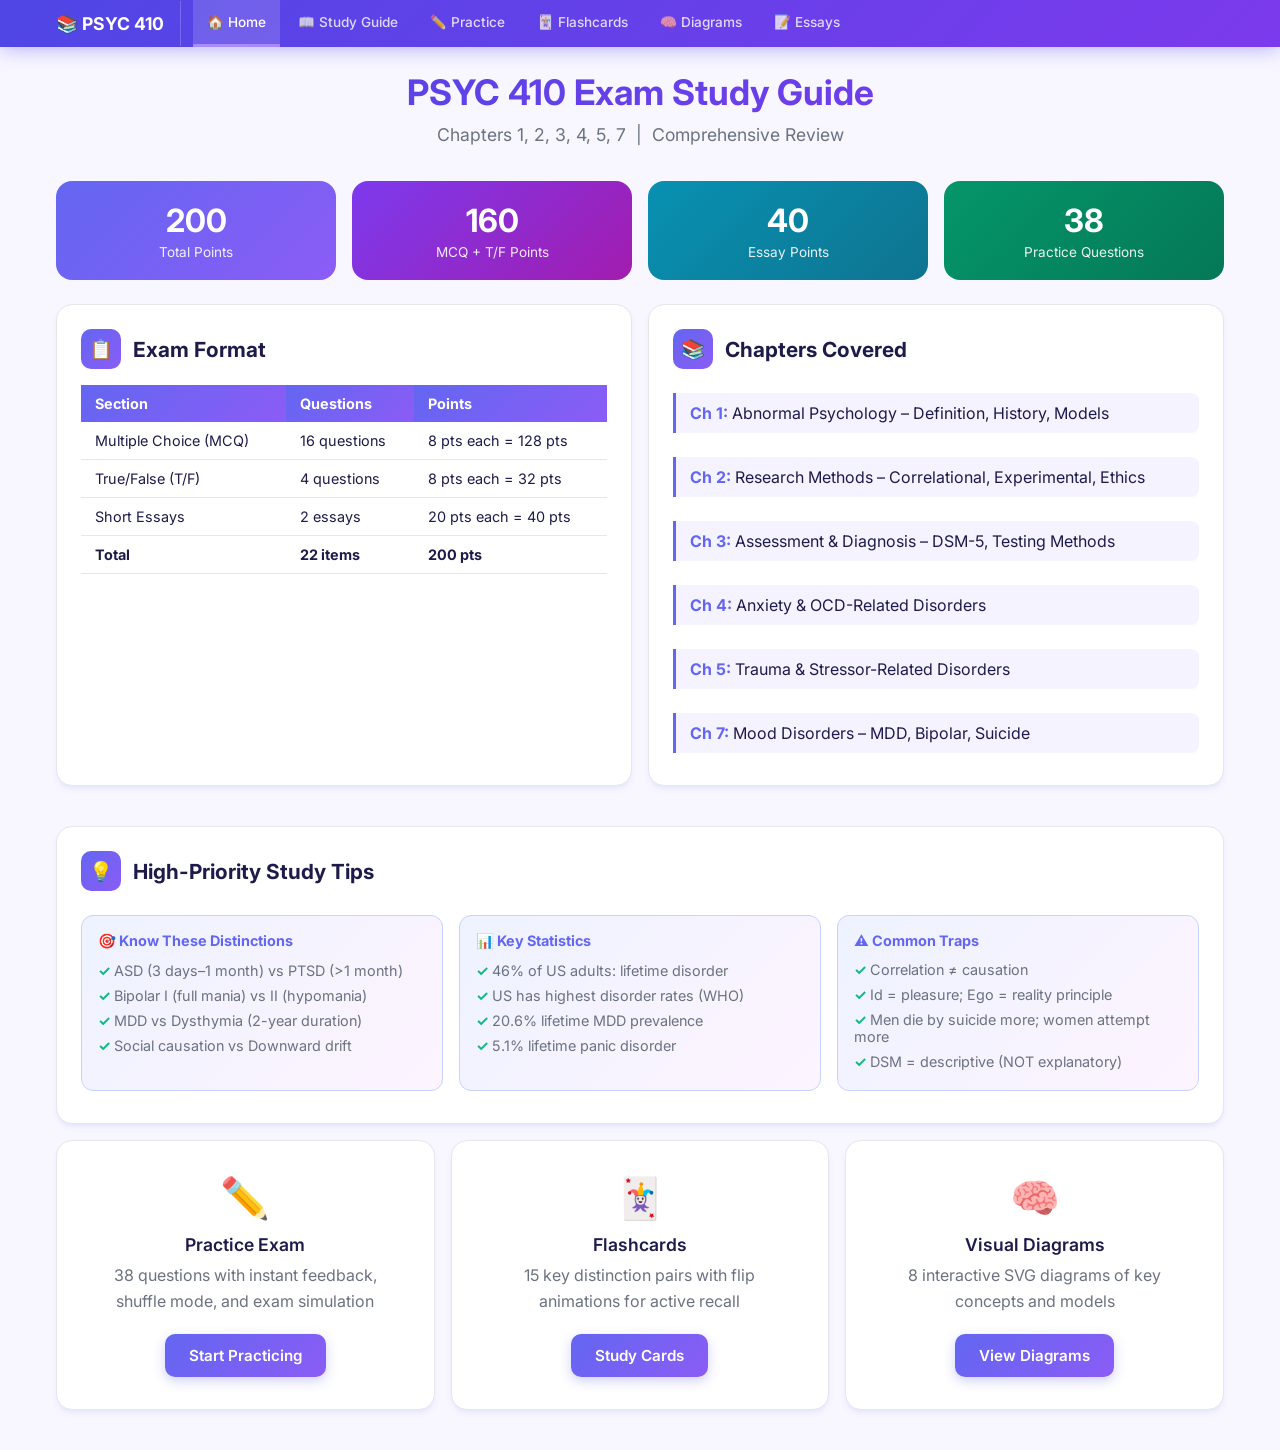
<file: psyc410.html>
<!DOCTYPE html>
<html lang="en">
<head>
<meta charset="UTF-8">
<meta name="viewport" content="width=device-width, initial-scale=1.0">
<title>PSYC 410 - Exam Study Guide</title>
<link href="https://fonts.googleapis.com/css2?family=Inter:wght@300;400;500;600;700&display=swap" rel="stylesheet">
<style>
:root {
  --primary: #6366f1;
  --primary-dark: #4f46e5;
  --secondary: #8b5cf6;
  --accent: #a78bfa;
  --bg: #f8f7ff;
  --card: #ffffff;
  --text: #1e1b4b;
  --text-muted: #6b7280;
  --success: #10b981;
  --error: #ef4444;
  --warning: #f59e0b;
  --border: #e5e7eb;
  --shadow: 0 4px 6px -1px rgba(99,102,241,0.1), 0 2px 4px -2px rgba(99,102,241,0.06);
  --shadow-lg: 0 10px 15px -3px rgba(99,102,241,0.15), 0 4px 6px -4px rgba(99,102,241,0.1);
}
*{box-sizing:border-box;margin:0;padding:0}
body{font-family:'Inter',sans-serif;background:var(--bg);color:var(--text);min-height:100vh}
/* NAV */
nav{background:linear-gradient(135deg,#4f46e5,#7c3aed);padding:0;box-shadow:0 2px 20px rgba(79,70,229,0.4);position:sticky;top:0;z-index:100}
.nav-inner{max-width:1200px;margin:0 auto;display:flex;align-items:center;gap:4px;padding:0 16px;overflow-x:auto}
.nav-logo{color:#fff;font-weight:700;font-size:1.1rem;padding:12px 16px 12px 0;white-space:nowrap;border-right:1px solid rgba(255,255,255,0.2);margin-right:8px}
.nav-btn{background:none;border:none;color:rgba(255,255,255,0.8);padding:14px 14px;cursor:pointer;font-size:0.85rem;font-weight:500;white-space:nowrap;border-bottom:3px solid transparent;transition:all 0.2s;font-family:inherit}
.nav-btn:hover{color:#fff;background:rgba(255,255,255,0.1)}
.nav-btn.active{color:#fff;border-bottom-color:#a78bfa;background:rgba(255,255,255,0.15)}
/* SECTIONS */
.section{display:none;max-width:1200px;margin:0 auto;padding:24px 16px}
.section.active{display:block}
/* CARDS */
.card{background:var(--card);border-radius:16px;padding:24px;box-shadow:var(--shadow);border:1px solid var(--border);margin-bottom:16px}
.card-header{display:flex;align-items:center;gap:12px;margin-bottom:16px}
.card-icon{width:40px;height:40px;background:linear-gradient(135deg,var(--primary),var(--secondary));border-radius:10px;display:flex;align-items:center;justify-content:center;font-size:1.2rem;flex-shrink:0}
h1{font-size:1.8rem;font-weight:700;color:var(--text)}
h2{font-size:1.3rem;font-weight:700;color:var(--text);margin-bottom:12px}
h3{font-size:1.1rem;font-weight:600;color:var(--text);margin-bottom:8px}
p{color:var(--text-muted);line-height:1.6;margin-bottom:8px}
/* GRID */
.grid-2{display:grid;grid-template-columns:repeat(2,1fr);gap:16px}
.grid-3{display:grid;grid-template-columns:repeat(3,1fr);gap:16px}
.grid-4{display:grid;grid-template-columns:repeat(4,1fr);gap:16px}
@media(max-width:768px){.grid-2,.grid-3,.grid-4{grid-template-columns:1fr}.nav-logo{display:none}}
/* STAT CARDS */
.stat-card{background:linear-gradient(135deg,var(--primary),var(--secondary));color:#fff;border-radius:16px;padding:20px;text-align:center}
.stat-card .num{font-size:2rem;font-weight:700}
.stat-card .label{font-size:0.85rem;opacity:0.9;margin-top:4px}
/* BADGES */
.badge{display:inline-block;padding:3px 10px;border-radius:20px;font-size:0.75rem;font-weight:600}
.badge-purple{background:#ede9fe;color:#7c3aed}
.badge-green{background:#d1fae5;color:#059669}
.badge-red{background:#fee2e2;color:#dc2626}
.badge-blue{background:#dbeafe;color:#2563eb}
.badge-yellow{background:#fef3c7;color:#d97706}
/* CHAPTER ACCORDION */
.chapter-btn{width:100%;text-align:left;background:none;border:none;padding:16px 20px;cursor:pointer;font-family:inherit;font-size:1rem;font-weight:600;color:var(--text);display:flex;justify-content:space-between;align-items:center;border-radius:12px;transition:background 0.2s}
.chapter-btn:hover{background:#f3f4f6}
.chapter-btn.open{background:linear-gradient(135deg,#eef2ff,#f3e8ff);color:var(--primary)}
.chapter-btn .arrow{transition:transform 0.3s;font-size:1.2rem}
.chapter-btn.open .arrow{transform:rotate(180deg)}
.chapter-content{display:none;padding:0 20px 20px}
.chapter-content.show{display:block}
.key-term{background:#f5f3ff;border-left:3px solid var(--primary);padding:10px 14px;margin:8px 0;border-radius:0 8px 8px 0}
.key-term strong{color:var(--primary)}
/* PRACTICE */
.practice-header{display:flex;justify-content:space-between;align-items:center;flex-wrap:wrap;gap:12px;margin-bottom:20px}
.progress-bar-outer{background:#e5e7eb;border-radius:20px;height:10px;flex:1;min-width:200px}
.progress-bar-inner{background:linear-gradient(90deg,var(--primary),var(--secondary));height:10px;border-radius:20px;transition:width 0.5s ease}
.score-display{display:flex;gap:16px;font-size:0.9rem;font-weight:600}
.score-correct{color:var(--success)}
.score-wrong{color:var(--error)}
.question-card{background:var(--card);border-radius:20px;padding:28px;box-shadow:var(--shadow-lg);border:1px solid var(--border)}
.question-text{font-size:1.1rem;font-weight:600;color:var(--text);margin-bottom:20px;line-height:1.6}
.q-meta{display:flex;gap:8px;margin-bottom:16px;flex-wrap:wrap}
.choice-btn{width:100%;text-align:left;padding:14px 18px;margin-bottom:10px;border:2px solid var(--border);border-radius:12px;cursor:pointer;font-family:inherit;font-size:0.95rem;background:var(--card);color:var(--text);transition:all 0.2s;display:flex;gap:12px;align-items:flex-start}
.choice-btn:hover:not(:disabled){border-color:var(--primary);background:#eef2ff;transform:translateX(4px)}
.choice-btn:disabled{cursor:default}
.choice-btn.correct{border-color:var(--success);background:#d1fae5;color:#065f46}
.choice-btn.wrong{border-color:var(--error);background:#fee2e2;color:#991b1b}
.choice-letter{font-weight:700;color:var(--primary);min-width:20px}
.feedback-box{margin-top:16px;padding:16px;border-radius:12px;display:none}
.feedback-box.show{display:block}
.feedback-correct{background:#d1fae5;border:1px solid #6ee7b7;color:#065f46}
.feedback-wrong{background:#fee2e2;border:1px solid #fca5a5;color:#991b1b}
.feedback-title{font-weight:700;font-size:1rem;margin-bottom:6px}
.btn{padding:12px 24px;border-radius:10px;border:none;cursor:pointer;font-family:inherit;font-size:0.95rem;font-weight:600;transition:all 0.2s}
.btn-primary{background:linear-gradient(135deg,var(--primary),var(--secondary));color:#fff;box-shadow:0 4px 12px rgba(99,102,241,0.3)}
.btn-primary:hover{transform:translateY(-2px);box-shadow:0 6px 16px rgba(99,102,241,0.4)}
.btn-secondary{background:#f3f4f6;color:var(--text);border:2px solid var(--border)}
.btn-secondary:hover{background:#e5e7eb}
.btn-success{background:linear-gradient(135deg,#10b981,#059669);color:#fff}
.btn-danger{background:linear-gradient(135deg,#ef4444,#dc2626);color:#fff}
.btn-row{display:flex;gap:12px;flex-wrap:wrap;margin-top:20px}
/* T/F */
.tf-btn{padding:14px 32px;border-radius:12px;border:2px solid var(--border);cursor:pointer;font-family:inherit;font-size:1rem;font-weight:700;background:var(--card);color:var(--text);transition:all 0.2s;min-width:120px}
.tf-btn:hover:not(:disabled){transform:translateY(-3px);box-shadow:var(--shadow)}
.tf-btn.tf-true:hover:not(:disabled){border-color:var(--success);background:#d1fae5}
.tf-btn.tf-false:hover:not(:disabled){border-color:var(--error);background:#fee2e2}
.tf-btn.correct{border-color:var(--success);background:#d1fae5;color:#065f46}
.tf-btn.wrong{border-color:var(--error);background:#fee2e2;color:#991b1b}
/* FLASHCARDS */
.flashcard-grid{display:grid;grid-template-columns:repeat(auto-fill,minmax(300px,1fr));gap:20px}
.flashcard{height:200px;perspective:1000px;cursor:pointer}
.flashcard-inner{width:100%;height:100%;position:relative;transition:transform 0.6s;transform-style:preserve-3d}
.flashcard.flipped .flashcard-inner{transform:rotateY(180deg)}
.flashcard-front,.flashcard-back{position:absolute;inset:0;backface-visibility:hidden;border-radius:16px;display:flex;flex-direction:column;justify-content:center;align-items:center;padding:20px;text-align:center;box-shadow:var(--shadow)}
.flashcard-front{background:linear-gradient(135deg,var(--primary),var(--secondary));color:#fff}
.flashcard-back{background:var(--card);border:2px solid var(--primary);transform:rotateY(180deg);color:var(--text)}
.flashcard-front .term{font-size:1.1rem;font-weight:700;margin-bottom:8px}
.flashcard-front .hint{font-size:0.8rem;opacity:0.8}
.flashcard-back .def{font-size:0.9rem;line-height:1.5}
/* DIAGRAMS */
.diagram-grid{display:grid;grid-template-columns:repeat(auto-fill,minmax(340px,1fr));gap:24px}
.diagram-card{background:var(--card);border-radius:16px;padding:24px;box-shadow:var(--shadow);border:1px solid var(--border)}
.diagram-title{font-weight:700;font-size:1rem;color:var(--text);margin-bottom:16px;text-align:center}
/* ESSAY */
.essay-card{border-radius:16px;overflow:hidden;border:1px solid var(--border);margin-bottom:16px}
.essay-header{background:linear-gradient(135deg,#eef2ff,#f3e8ff);padding:16px 20px;display:flex;justify-content:space-between;align-items:center;cursor:pointer}
.essay-header h3{color:var(--primary);font-size:0.95rem}
.essay-body{background:var(--card);padding:0 20px;max-height:0;overflow:hidden;transition:max-height 0.4s ease,padding 0.2s}
.essay-body.show{max-height:600px;padding:20px}
.outline-item{padding:8px 0;border-bottom:1px solid var(--border);color:var(--text-muted);font-size:0.9rem}
.outline-item:last-child{border-bottom:none}
/* RESULTS */
.results-card{text-align:center;padding:40px 24px}
.results-score{font-size:4rem;font-weight:700;background:linear-gradient(135deg,var(--primary),var(--secondary));-webkit-background-clip:text;-webkit-text-fill-color:transparent;background-clip:text}
.results-label{color:var(--text-muted);font-size:1rem;margin-bottom:24px}
/* MARK REVIEW */
.mark-btn{background:none;border:1px solid var(--warning);color:var(--warning);padding:6px 14px;border-radius:20px;cursor:pointer;font-size:0.8rem;font-weight:600;font-family:inherit;transition:all 0.2s}
.mark-btn.marked{background:var(--warning);color:#fff}
/* MODE SELECTOR */
.mode-selector{display:flex;gap:12px;margin-bottom:24px;flex-wrap:wrap}
.mode-btn{padding:10px 20px;border-radius:10px;border:2px solid var(--border);cursor:pointer;font-family:inherit;font-size:0.9rem;font-weight:600;background:var(--card);color:var(--text-muted);transition:all 0.2s}
.mode-btn.active-mode{border-color:var(--primary);background:#eef2ff;color:var(--primary)}
/* TABLES */
table{width:100%;border-collapse:collapse;font-size:0.9rem}
th{background:linear-gradient(135deg,var(--primary),var(--secondary));color:#fff;padding:10px 14px;text-align:left}
td{padding:10px 14px;border-bottom:1px solid var(--border)}
tr:hover td{background:#f5f3ff}
/* TIPS */
.tip-box{background:linear-gradient(135deg,#eef2ff,#fdf4ff);border:1px solid #c7d2fe;border-radius:12px;padding:16px;margin:8px 0}
.tip-box .tip-title{font-weight:700;color:var(--primary);margin-bottom:8px;font-size:0.9rem}
ul.check-list{list-style:none;padding:0}
ul.check-list li{padding:4px 0;color:var(--text-muted);font-size:0.9rem}
ul.check-list li::before{content:"✓ ";color:var(--success);font-weight:700}
</style>
</head>
<body>
<nav>
  <div class="nav-inner">
    <div class="nav-logo">📚 PSYC 410</div>
    <button class="nav-btn active" onclick="showSection('home')">🏠 Home</button>
    <button class="nav-btn" onclick="showSection('studyguide')">📖 Study Guide</button>
    <button class="nav-btn" onclick="showSection('practice')">✏️ Practice</button>
    <button class="nav-btn" onclick="showSection('flashcards')">🃏 Flashcards</button>
    <button class="nav-btn" onclick="showSection('diagrams')">🧠 Diagrams</button>
    <button class="nav-btn" onclick="showSection('essays')">📝 Essays</button>
  </div>
</nav>
<!-- HOME SECTION -->
<div id="home" class="section active">
  <div style="text-align:center;margin-bottom:32px">
    <h1 style="font-size:2.2rem;background:linear-gradient(135deg,#4f46e5,#7c3aed);-webkit-background-clip:text;-webkit-text-fill-color:transparent;background-clip:text">PSYC 410 Exam Study Guide</h1>
    <p style="color:var(--text-muted);font-size:1.1rem;margin-top:8px">Chapters 1, 2, 3, 4, 5, 7 &nbsp;|&nbsp; Comprehensive Review</p>
  </div>
  <div class="grid-4" style="margin-bottom:24px">
    <div class="stat-card"><div class="num">200</div><div class="label">Total Points</div></div>
    <div class="stat-card" style="background:linear-gradient(135deg,#7c3aed,#a21caf)"><div class="num">160</div><div class="label">MCQ + T/F Points</div></div>
    <div class="stat-card" style="background:linear-gradient(135deg,#0891b2,#0e7490)"><div class="num">40</div><div class="label">Essay Points</div></div>
    <div class="stat-card" style="background:linear-gradient(135deg,#059669,#047857)"><div class="num">38</div><div class="label">Practice Questions</div></div>
  </div>
  <div class="grid-2" style="margin-bottom:24px">
    <div class="card">
      <div class="card-header"><div class="card-icon">📋</div><h2 style="margin:0">Exam Format</h2></div>
      <table>
        <tr><th>Section</th><th>Questions</th><th>Points</th></tr>
        <tr><td>Multiple Choice (MCQ)</td><td>16 questions</td><td>8 pts each = 128 pts</td></tr>
        <tr><td>True/False (T/F)</td><td>4 questions</td><td>8 pts each = 32 pts</td></tr>
        <tr><td>Short Essays</td><td>2 essays</td><td>20 pts each = 40 pts</td></tr>
        <tr><td><strong>Total</strong></td><td><strong>22 items</strong></td><td><strong>200 pts</strong></td></tr>
      </table>
    </div>
    <div class="card">
      <div class="card-header"><div class="card-icon">📚</div><h2 style="margin:0">Chapters Covered</h2></div>
      <div style="display:flex;flex-direction:column;gap:8px">
        <div class="key-term"><strong>Ch 1:</strong> Abnormal Psychology – Definition, History, Models</div>
        <div class="key-term"><strong>Ch 2:</strong> Research Methods – Correlational, Experimental, Ethics</div>
        <div class="key-term"><strong>Ch 3:</strong> Assessment & Diagnosis – DSM-5, Testing Methods</div>
        <div class="key-term"><strong>Ch 4:</strong> Anxiety & OCD-Related Disorders</div>
        <div class="key-term"><strong>Ch 5:</strong> Trauma & Stressor-Related Disorders</div>
        <div class="key-term"><strong>Ch 7:</strong> Mood Disorders – MDD, Bipolar, Suicide</div>
      </div>
    </div>
  </div>
  <div class="card">
    <div class="card-header"><div class="card-icon">💡</div><h2 style="margin:0">High-Priority Study Tips</h2></div>
    <div class="grid-3">
      <div class="tip-box">
        <div class="tip-title">🎯 Know These Distinctions</div>
        <ul class="check-list">
          <li>ASD (3 days–1 month) vs PTSD (&gt;1 month)</li>
          <li>Bipolar I (full mania) vs II (hypomania)</li>
          <li>MDD vs Dysthymia (2-year duration)</li>
          <li>Social causation vs Downward drift</li>
        </ul>
      </div>
      <div class="tip-box">
        <div class="tip-title">📊 Key Statistics</div>
        <ul class="check-list">
          <li>46% of US adults: lifetime disorder</li>
          <li>US has highest disorder rates (WHO)</li>
          <li>20.6% lifetime MDD prevalence</li>
          <li>5.1% lifetime panic disorder</li>
        </ul>
      </div>
      <div class="tip-box">
        <div class="tip-title">⚠️ Common Traps</div>
        <ul class="check-list">
          <li>Correlation ≠ causation</li>
          <li>Id = pleasure; Ego = reality principle</li>
          <li>Men die by suicide more; women attempt more</li>
          <li>DSM = descriptive (NOT explanatory)</li>
        </ul>
      </div>
    </div>
  </div>
  <div class="grid-3">
    <div class="card" style="cursor:pointer;transition:transform 0.2s" onclick="showSection('practice')" onmouseover="this.style.transform='translateY(-4px)'" onmouseout="this.style.transform=''">
      <div style="text-align:center;padding:8px">
        <div style="font-size:2.5rem;margin-bottom:12px">✏️</div>
        <h3>Practice Exam</h3>
        <p>38 questions with instant feedback, shuffle mode, and exam simulation</p>
        <div class="btn btn-primary" style="margin-top:12px;display:inline-block">Start Practicing</div>
      </div>
    </div>
    <div class="card" style="cursor:pointer;transition:transform 0.2s" onclick="showSection('flashcards')" onmouseover="this.style.transform='translateY(-4px)'" onmouseout="this.style.transform=''">
      <div style="text-align:center;padding:8px">
        <div style="font-size:2.5rem;margin-bottom:12px">🃏</div>
        <h3>Flashcards</h3>
        <p>15 key distinction pairs with flip animations for active recall</p>
        <div class="btn btn-primary" style="margin-top:12px;display:inline-block">Study Cards</div>
      </div>
    </div>
    <div class="card" style="cursor:pointer;transition:transform 0.2s" onclick="showSection('diagrams')" onmouseover="this.style.transform='translateY(-4px)'" onmouseout="this.style.transform=''">
      <div style="text-align:center;padding:8px">
        <div style="font-size:2.5rem;margin-bottom:12px">🧠</div>
        <h3>Visual Diagrams</h3>
        <p>8 interactive SVG diagrams of key concepts and models</p>
        <div class="btn btn-primary" style="margin-top:12px;display:inline-block">View Diagrams</div>
      </div>
    </div>
  </div>
</div>
<!-- STUDY GUIDE SECTION -->
<div id="studyguide" class="section">
  <h1 style="margin-bottom:24px">📖 Study Guide</h1>

  <!-- Chapter 1 -->
  <div class="card" style="padding:0;overflow:hidden">
    <button class="chapter-btn" onclick="toggleChapter('ch1')">
      <span>📘 Chapter 1: Abnormal Psychology – Definition, History & Models</span>
      <span class="arrow">▼</span>
    </button>
    <div class="chapter-content" id="ch1">
      <h3>Criteria for Abnormality (4 D's)</h3>
      <div class="grid-2">
        <div class="key-term"><strong>Deviance</strong> – behavior that deviates from social/cultural norms (NOT "conformity")</div>
        <div class="key-term"><strong>Distress</strong> – personal suffering or discomfort</div>
        <div class="key-term"><strong>Dysfunction</strong> – impairs daily functioning</div>
        <div class="key-term"><strong>Dangerousness</strong> – risk of harm to self or others</div>
      </div>
      <p style="margin-top:12px;font-size:0.9rem;color:var(--warning)">⚠️ "Social conformity" is NOT a criterion — social <em>deviance</em> is. Know this for the exam!</p>
      
      <h3 style="margin-top:16px">Why No Single Definition Is Sufficient</h3>
      <p>No one criterion alone captures all cases of abnormality. Behaviors can be statistically rare but not disordered (e.g., genius IQ), or culturally deviant in one culture but not another. The criteria often overlap and must be considered together.</p>

      <h3 style="margin-top:16px">Historical Models</h3>
      <div class="grid-3">
        <div class="key-term"><strong>Biological Model:</strong> Mental illness from physical causes — brain chemistry, genetics, neurology</div>
        <div class="key-term"><strong>Psychodynamic Model:</strong> Unconscious conflicts (Freud); id, ego, superego; defense mechanisms</div>
        <div class="key-term"><strong>Behavioral/Learning Model:</strong> Abnormality learned via conditioning and reinforcement</div>
        <div class="key-term"><strong>Cognitive Model:</strong> Distorted thinking patterns cause psychological problems</div>
        <div class="key-term"><strong>Humanistic Model:</strong> Failure to achieve self-actualization; person-centered therapy</div>
        <div class="key-term"><strong>Sociocultural Model:</strong> Social and cultural factors shape behavior and diagnosis</div>
      </div>

      <h3 style="margin-top:16px">Biopsychosocial Model</h3>
      <p>Integrates biological (genetics, brain), psychological (thoughts, emotions), and social (culture, relationships) factors. The <strong>diathesis-stress model</strong> is part of this: vulnerability (diathesis) + environmental stressors → disorder.</p>

      <h3 style="margin-top:16px">Key Freudian Concepts</h3>
      <table>
        <tr><th>Structure</th><th>Principle</th><th>Description</th></tr>
        <tr><td>Id</td><td>Pleasure principle</td><td>Primitive drives, immediate gratification, unconscious</td></tr>
        <tr><td>Ego</td><td>Reality principle</td><td>Mediates between id and superego, rational</td></tr>
        <tr><td>Superego</td><td>Morality principle</td><td>Internalized values, conscience, ideals</td></tr>
      </table>

      <h3 style="margin-top:16px">Defense Mechanisms</h3>
      <div class="grid-2">
        <div class="key-term"><strong>Repression:</strong> Blocking painful memories from consciousness</div>
        <div class="key-term"><strong>Displacement:</strong> Redirecting emotions to a safer target (e.g., anger at boss → kick the dog)</div>
        <div class="key-term"><strong>Projection:</strong> Attributing own unacceptable feelings to others</div>
        <div class="key-term"><strong>Sublimation:</strong> Channeling unacceptable impulses into socially acceptable activities</div>
        <div class="key-term"><strong>Rationalization:</strong> Creating logical explanations for unacceptable behavior</div>
        <div class="key-term"><strong>Reaction Formation:</strong> Acting opposite to true feelings</div>
      </div>

      <h3 style="margin-top:16px">Prevalence Data</h3>
      <div class="key-term"><strong>WHO data:</strong> United States has the HIGHEST rates of diagnosable psychological disorders worldwide</div>
      <div class="key-term"><strong>US lifetime prevalence:</strong> ~46% of US adults will have a diagnosable disorder at some point in life</div>

      <h3 style="margin-top:16px">Sociocultural Theories</h3>
      <div class="grid-2">
        <div class="key-term"><strong>Social Causation Theory:</strong> Poverty and hardship INCREASE the risk of mental illness (poverty → disorder)</div>
        <div class="key-term"><strong>Downward Drift Theory:</strong> Mental illness causes people to drift downward economically (disorder → poverty)</div>
      </div>
    </div>
  </div>

  <!-- Chapter 2 -->
  <div class="card" style="padding:0;overflow:hidden;margin-top:16px">
    <button class="chapter-btn" onclick="toggleChapter('ch2')">
      <span>📗 Chapter 2: Research Methods</span>
      <span class="arrow">▼</span>
    </button>
    <div class="chapter-content" id="ch2">
      <div class="grid-2">
        <div>
          <h3>Research Methods</h3>
          <div class="key-term"><strong>Correlational Method:</strong> Shows ASSOCIATION between variables. Does NOT prove causation. Correlation ≠ Causation.</div>
          <div class="key-term"><strong>Experimental Method:</strong> Manipulates independent variable; random assignment allows causal conclusions</div>
          <div class="key-term"><strong>Case Study:</strong> In-depth study of single individual; not generalizable</div>
          <div class="key-term"><strong>Naturalistic Observation:</strong> Observing behavior in natural settings; no manipulation</div>
          <div class="key-term"><strong>Survey Method:</strong> Self-report data from large groups; efficient but subject to bias</div>
        </div>
        <div>
          <h3>Key Research Concepts</h3>
          <div class="key-term"><strong>Random Assignment:</strong> Gold standard for establishing causation; randomly places participants in conditions</div>
          <div class="key-term"><strong>Independent Variable:</strong> What the researcher manipulates</div>
          <div class="key-term"><strong>Dependent Variable:</strong> What the researcher measures</div>
          <div class="key-term"><strong>Control Group:</strong> Does not receive treatment; comparison baseline</div>
          <div class="key-term"><strong>Double-Blind:</strong> Neither participant nor researcher knows condition assignment</div>
        </div>
      </div>
      <h3 style="margin-top:16px">Research Ethics (IRB)</h3>
      <p>Institutional Review Boards (IRBs) require: <strong>Informed consent</strong>, <strong>confidentiality</strong>, right to withdraw, debriefing, and protection from harm. These are mandatory requirements — not optional.</p>

      <h3 style="margin-top:16px">Classical vs. Operant Conditioning</h3>
      <table>
        <tr><th>Type</th><th>Key Figure</th><th>Mechanism</th><th>Example</th></tr>
        <tr><td>Classical</td><td>Pavlov</td><td>Neutral stimulus paired with unconditioned stimulus → conditioned response</td><td>Bell → salivation</td></tr>
        <tr><td>Operant</td><td>Skinner</td><td>Behavior shaped by consequences (reinforcement/punishment)</td><td>Lever press → food</td></tr>
      </table>
      <div class="grid-2" style="margin-top:12px">
        <div class="key-term"><strong>Positive Reinforcement:</strong> Add a pleasant stimulus to INCREASE behavior</div>
        <div class="key-term"><strong>Negative Reinforcement:</strong> Remove an unpleasant stimulus to INCREASE behavior (≠ punishment!)</div>
      </div>
    </div>
  </div>

  <!-- Chapter 3 -->
  <div class="card" style="padding:0;overflow:hidden;margin-top:16px">
    <button class="chapter-btn" onclick="toggleChapter('ch3')">
      <span>📙 Chapter 3: Assessment & Diagnosis</span>
      <span class="arrow">▼</span>
    </button>
    <div class="chapter-content" id="ch3">
      <div class="grid-2">
        <div>
          <h3>Reliability vs. Validity</h3>
          <div class="key-term"><strong>Reliability:</strong> Consistency — same results across repeated administrations</div>
          <div class="key-term"><strong>Validity:</strong> Accuracy — test actually measures what it claims to measure</div>
          <p style="font-size:0.85rem;color:var(--text-muted);margin-top:8px">A test can be reliable without being valid (consistently wrong), but cannot be valid without being reliable.</p>
        </div>
        <div>
          <h3>Types of Psychological Tests</h3>
          <div class="key-term"><strong>Objective Tests:</strong> Structured, standardized; MMPI (Minnesota Multiphasic Personality Inventory)</div>
          <div class="key-term"><strong>Projective Tests:</strong> Unstructured stimuli; reveal unconscious; Rorschach Inkblot Test, TAT</div>
          <div class="key-term"><strong>Neuropsychological Tests:</strong> Assess brain function and damage</div>
          <div class="key-term"><strong>Intelligence Tests:</strong> IQ measurement; Wechsler scales</div>
        </div>
      </div>
      <h3 style="margin-top:16px">DSM-5 Overview</h3>
      <div class="grid-2">
        <div class="key-term"><strong>Nature:</strong> Descriptive and categorical (NOT explanatory/etiological)</div>
        <div class="key-term"><strong>Organization:</strong> 20 general categories of mental disorders</div>
        <div class="key-term"><strong>Strengths:</strong> Common language for clinicians, research tool, guides treatment</div>
        <div class="key-term"><strong>Limitations:</strong> Overdiagnosis risk, cultural bias, no etiology, boundary issues between categories</div>
      </div>
      <h3 style="margin-top:16px">Assessment Methods</h3>
      <div class="grid-3">
        <div class="key-term"><strong>Clinical Interview:</strong> Structured or unstructured; gathers history and presenting concerns</div>
        <div class="key-term"><strong>Mental Status Exam:</strong> Evaluates appearance, mood, speech, cognition</div>
        <div class="key-term"><strong>Behavioral Assessment:</strong> Observing behavior in context</div>
      </div>
    </div>
  </div>

  <!-- Chapter 4 -->
  <div class="card" style="padding:0;overflow:hidden;margin-top:16px">
    <button class="chapter-btn" onclick="toggleChapter('ch4')">
      <span>📕 Chapter 4: Anxiety & OCD-Related Disorders</span>
      <span class="arrow">▼</span>
    </button>
    <div class="chapter-content" id="ch4">
      <div class="grid-2">
        <div>
          <h3>Generalized Anxiety Disorder (GAD)</h3>
          <div class="key-term"><strong>Core feature:</strong> Excessive, chronic worry across multiple life domains (NOT situation-specific)</div>
          <div class="key-term"><strong>Duration:</strong> ≥6 months</div>
          <div class="key-term"><strong>Symptoms:</strong> Restlessness, fatigue, concentration difficulties, irritability, muscle tension, sleep disturbance</div>
        </div>
        <div>
          <h3>Panic Disorder</h3>
          <div class="key-term"><strong>Core:</strong> Repeated UNEXPECTED panic attacks + ≥1 month persistent fear of recurrence</div>
          <div class="key-term"><strong>Lifetime prevalence:</strong> ~5.1% in US</div>
          <div class="key-term"><strong>Panic attack symptoms:</strong> Palpitations, sweating, trembling, shortness of breath, chest pain, dizziness</div>
          <div class="key-term"><strong>Agoraphobia:</strong> Fear of places/situations where escape may be difficult; can co-occur with panic disorder</div>
        </div>
      </div>
      <div class="grid-2" style="margin-top:16px">
        <div>
          <h3>OCD (Obsessive-Compulsive Disorder)</h3>
          <div class="key-term"><strong>Obsessions:</strong> Intrusive, unwanted, recurring thoughts/images/urges (ego-dystonic)</div>
          <div class="key-term"><strong>Compulsions:</strong> Repetitive behaviors performed to reduce anxiety from obsessions</div>
          <div class="key-term"><strong>Best treatment:</strong> ERP (Exposure and Response Prevention) + CBT — more effective than medication alone</div>
        </div>
        <div>
          <h3>Body Dysmorphic Disorder (BDD)</h3>
          <div class="key-term"><strong>Core:</strong> Preoccupation with a perceived or exaggerated physical flaw (not an actual disfigurement)</div>
          <div class="key-term"><strong>Classified under:</strong> OCD-related disorders in DSM-5</div>
          <div class="key-term"><strong>Distinguish from:</strong> Social phobia (fear of scrutiny) and health anxiety (fear of illness)</div>
        </div>
      </div>
      <h3 style="margin-top:16px">ERP (Exposure and Response Prevention)</h3>
      <p>Gradually exposes patient to feared stimuli/obsessions while preventing the compulsive response. Combined with CBT, produces greater and more lasting benefits than medication alone. Gold standard for OCD.</p>
    </div>
  </div>

  <!-- Chapter 5 -->
  <div class="card" style="padding:0;overflow:hidden;margin-top:16px">
    <button class="chapter-btn" onclick="toggleChapter('ch5')">
      <span>📓 Chapter 5: Trauma & Stressor-Related Disorders</span>
      <span class="arrow">▼</span>
    </button>
    <div class="chapter-content" id="ch5">
      <h3>Timeline Comparison — Critical for Exam!</h3>
      <table>
        <tr><th>Disorder</th><th>Onset After Trauma</th><th>Duration</th><th>Key Features</th></tr>
        <tr><td><span class="badge badge-yellow">ASD</span> Acute Stress Disorder</td><td>Immediately after</td><td><strong>3 days – 1 month</strong></td><td>Dissociation, flashbacks, avoidance</td></tr>
        <tr><td><span class="badge badge-red">PTSD</span></td><td>After 1 month</td><td><strong>&gt; 1 month</strong></td><td>Flashbacks, nightmares, hyperarousal, avoidance</td></tr>
        <tr><td><span class="badge badge-blue">Adjustment Disorder</span></td><td>Within <strong>3 months</strong></td><td>Resolves within 6 months</td><td>Emotional/behavioral symptoms disproportionate to stressor</td></tr>
      </table>
      <div class="tip-box" style="margin-top:16px">
        <div class="tip-title">⚠️ Exam Alert: Common Mistakes</div>
        <ul class="check-list">
          <li>ASD is NOT diagnosed if symptoms last only 2 days (minimum 3 days)</li>
          <li>PTSD cannot be diagnosed within the first month after trauma</li>
          <li>Adjustment disorder onset must be within 3 months of stressor (not 1 month)</li>
          <li>PTSD distinguished from ASD primarily by DURATION (not type of symptoms)</li>
        </ul>
      </div>

      <h3 style="margin-top:16px">Sympathetic vs. Parasympathetic Nervous System</h3>
      <div class="grid-2">
        <div class="key-term"><strong>Sympathetic (SNS):</strong> "Fight or flight" — activates stress response; increases heart rate, releases cortisol, dilates pupils</div>
        <div class="key-term"><strong>Parasympathetic (PNS):</strong> "Rest and digest" — calms body; decreases heart rate, promotes digestion</div>
      </div>

      <h3 style="margin-top:16px">GAS — General Adaptation Syndrome (Hans Selye)</h3>
      <div class="grid-3">
        <div class="key-term" style="border-color:#ef4444"><strong>1. Alarm Stage:</strong> Initial response — SNS activation, "fight or flight"</div>
        <div class="key-term" style="border-color:#f59e0b"><strong>2. Resistance Stage:</strong> Body adapts and attempts to cope with ongoing stressor</div>
        <div class="key-term" style="border-color:#8b5cf6"><strong>3. Exhaustion Stage:</strong> Resources depleted; vulnerability to illness and breakdown</div>
      </div>
    </div>
  </div>

  <!-- Chapter 7 -->
  <div class="card" style="padding:0;overflow:hidden;margin-top:16px">
    <button class="chapter-btn" onclick="toggleChapter('ch7')">
      <span>📔 Chapter 7: Mood Disorders</span>
      <span class="arrow">▼</span>
    </button>
    <div class="chapter-content" id="ch7">
      <h3>Major Depressive Disorder (MDD)</h3>
      <div class="grid-2">
        <div class="key-term"><strong>Lifetime prevalence:</strong> ~20.6% of US adults</div>
        <div class="key-term"><strong>Duration:</strong> ≥2 weeks of 5+ depressive symptoms</div>
        <div class="key-term"><strong>Core symptoms:</strong> Depressed mood, anhedonia (loss of pleasure), fatigue, worthlessness, sleep/appetite changes, concentration problems, suicidal ideation</div>
        <div class="key-term"><strong>Dysthymia (PDD):</strong> Persistent Depressive Disorder — chronic depression ≥2 years (milder but longer)</div>
      </div>

      <h3 style="margin-top:16px">Bipolar Disorders</h3>
      <table>
        <tr><th>Feature</th><th>Bipolar I</th><th>Bipolar II</th></tr>
        <tr><td>Manic Episodes</td><td>≥1 FULL manic episode (≥7 days or hospitalization)</td><td>NO full mania</td></tr>
        <tr><td>Hypomanic Episodes</td><td>May occur</td><td>≥1 hypomanic episode (≥4 days)</td></tr>
        <tr><td>Depressive Episodes</td><td>May occur</td><td>Required</td></tr>
        <tr><td>Severity</td><td>More severe; psychosis possible</td><td>Less severe</td></tr>
      </table>
      <div class="tip-box" style="margin-top:12px">
        <div class="tip-title">⚠️ Remember: Bipolar II is NOT milder Bipolar I</div>
        <p style="font-size:0.9rem;margin:0">Bipolar II requires HYPOMANIA + DEPRESSION. Bipolar I requires at least ONE FULL MANIC EPISODE. The absence of full mania defines Bipolar II.</p>
      </div>

      <h3 style="margin-top:16px">Suicide</h3>
      <table>
        <tr><th>Fact</th><th>Details</th></tr>
        <tr><td>Attempts vs. Deaths</td><td><strong>Women attempt more; Men die more</strong> (more lethal methods)</td></tr>
        <tr><td>Risk factors</td><td>Previous attempts, hopelessness, social isolation, substance use, mental illness, access to means</td></tr>
        <tr><td>Protective factors</td><td>Social support, family connectedness, religious beliefs, access to mental health care</td></tr>
      </table>

      <h3 style="margin-top:16px">Treatments for Mood Disorders</h3>
      <div class="grid-2">
        <div class="key-term"><strong>SSRIs (Selective Serotonin Reuptake Inhibitors):</strong> First-line; fewer dangerous side effects, better tolerated than tricyclics</div>
        <div class="key-term"><strong>Tricyclics:</strong> Older antidepressants; effective but more side effects, lethal in overdose</div>
        <div class="key-term"><strong>CBT:</strong> Challenges negative thought patterns; effective for depression and anxiety</div>
        <div class="key-term"><strong>Mood Stabilizers (Lithium):</strong> Primary treatment for bipolar disorder</div>
      </div>

      <h3 style="margin-top:16px">Causes of MDD — Multiple Perspectives</h3>
      <div class="grid-3">
        <div class="key-term"><strong>Biological:</strong> Serotonin/norepinephrine dysregulation, genetic predisposition, HPA axis dysfunction</div>
        <div class="key-term"><strong>Psychological:</strong> Cognitive distortions (Beck's triad: negative views of self, world, future); learned helplessness</div>
        <div class="key-term"><strong>Social/Environmental:</strong> Life stressors, social support deficits, trauma, socioeconomic factors</div>
      </div>
    </div>
  </div>
</div>
<!-- PRACTICE SECTION -->
<div id="practice" class="section">
  <h1 style="margin-bottom:8px">✏️ Practice Exam</h1>
  <p style="color:var(--text-muted);margin-bottom:20px">Answer one question at a time — immediate feedback with explanation</p>

  <div class="mode-selector">
    <button class="mode-btn active-mode" id="mode-shuffle" onclick="setMode('shuffle')">🔀 Shuffle Mode</button>
    <button class="mode-btn" id="mode-study" onclick="setMode('study')">📚 Chapter Order</button>
    <button class="mode-btn" id="mode-exam" onclick="setMode('exam')">🎓 Exam Simulation (16 MCQ + 4 T/F)</button>
    <button class="mode-btn" id="mode-review" onclick="setMode('review')">⭐ Marked for Review</button>
  </div>

  <div id="practice-container">
    <div class="practice-header">
      <div style="flex:1">
        <div style="display:flex;justify-content:space-between;margin-bottom:6px">
          <span style="font-size:0.85rem;font-weight:600;color:var(--text-muted)" id="q-counter">Question 1 of 38</span>
          <span style="font-size:0.85rem;font-weight:600;color:var(--text-muted)" id="q-mode-label">Shuffle Mode</span>
        </div>
        <div class="progress-bar-outer"><div class="progress-bar-inner" id="progress-bar" style="width:2.6%"></div></div>
      </div>
      <div class="score-display">
        <span class="score-correct">✓ <span id="correct-count">0</span></span>
        <span class="score-wrong">✗ <span id="wrong-count">0</span></span>
      </div>
    </div>

    <div class="question-card" id="question-card">
      <div class="q-meta" id="q-meta"></div>
      <div class="question-text" id="question-text">Loading question...</div>
      <div id="choices-container"></div>
      <div class="feedback-box" id="feedback-box"></div>
      <div class="btn-row" id="action-row" style="display:none">
        <button class="btn btn-primary" id="next-btn" onclick="nextQuestion()">Next Question →</button>
        <button class="mark-btn" id="mark-btn" onclick="toggleMark()">⭐ Mark for Review</button>
      </div>
    </div>
  </div>

  <div id="results-container" style="display:none">
    <div class="card results-card">
      <div class="results-score" id="final-score">0/38</div>
      <div class="results-label">Questions Answered Correctly</div>
      <div style="font-size:1.2rem;font-weight:600;color:var(--text);margin-bottom:8px" id="final-pct"></div>
      <div style="font-size:0.9rem;color:var(--text-muted);margin-bottom:24px" id="final-message"></div>
      <div class="btn-row" style="justify-content:center">
        <button class="btn btn-primary" onclick="restartPractice()">🔄 Try Again</button>
        <button class="btn btn-secondary" onclick="showSection('home')">🏠 Home</button>
      </div>
    </div>
  </div>
</div>
<!-- FLASHCARDS SECTION -->
<div id="flashcards" class="section">
  <h1 style="margin-bottom:8px">🃏 Flashcards</h1>
  <p style="color:var(--text-muted);margin-bottom:24px">Click any card to flip and reveal the definition</p>
  <div class="flashcard-grid" id="flashcard-container"></div>
</div>

<!-- DIAGRAMS SECTION -->
<div id="diagrams" class="section">
  <h1 style="margin-bottom:24px">🧠 Visual Diagrams</h1>
  <div class="diagram-grid">

    <!-- Criteria for Abnormality -->
    <div class="diagram-card">
      <div class="diagram-title">Criteria for Abnormality (4 D's)</div>
      <svg viewBox="0 0 300 300" width="100%" height="260">
        <defs>
          <radialGradient id="cg1" cx="50%" cy="50%" r="50%"><stop offset="0%" stop-color="#8b5cf6" stop-opacity="0.2"/><stop offset="100%" stop-color="#6366f1" stop-opacity="0.05"/></radialGradient>
        </defs>
        <circle cx="150" cy="150" r="130" fill="url(#cg1)" stroke="#8b5cf6" stroke-width="2"/>
        <circle cx="150" cy="150" r="50" fill="#6366f1" stroke="none"/>
        <text x="150" y="145" text-anchor="middle" fill="white" font-size="11" font-weight="bold">ABNORMAL</text>
        <text x="150" y="162" text-anchor="middle" fill="white" font-size="11" font-weight="bold">BEHAVIOR</text>
        <!-- Top: Deviance -->
        <circle cx="150" cy="40" r="30" fill="#6366f1"/>
        <text x="150" y="35" text-anchor="middle" fill="white" font-size="12" font-weight="bold">Deviance</text>
        <text x="150" y="52" text-anchor="middle" fill="white" font-size="9">Social norms</text>
        <line x1="150" y1="70" x2="150" y2="100" stroke="#6366f1" stroke-width="2"/>
        <!-- Right: Dysfunction -->
        <circle cx="260" cy="150" r="30" fill="#7c3aed"/>
        <text x="260" y="145" text-anchor="middle" fill="white" font-size="12" font-weight="bold">Dysfunc-</text>
        <text x="260" y="162" text-anchor="middle" fill="white" font-size="12" font-weight="bold">tion</text>
        <line x1="230" y1="150" x2="200" y2="150" stroke="#7c3aed" stroke-width="2"/>
        <!-- Bottom: Distress -->
        <circle cx="150" cy="260" r="30" fill="#a21caf"/>
        <text x="150" y="255" text-anchor="middle" fill="white" font-size="12" font-weight="bold">Distress</text>
        <text x="150" y="272" text-anchor="middle" fill="white" font-size="9">Personal suffering</text>
        <line x1="150" y1="230" x2="150" y2="200" stroke="#a21caf" stroke-width="2"/>
        <!-- Left: Dangerousness -->
        <circle cx="40" cy="150" r="30" fill="#dc2626"/>
        <text x="40" y="145" text-anchor="middle" fill="white" font-size="12" font-weight="bold">Danger-</text>
        <text x="40" y="162" text-anchor="middle" fill="white" font-size="12" font-weight="bold">ousness</text>
        <line x1="70" y1="150" x2="100" y2="150" stroke="#dc2626" stroke-width="2"/>
      </svg>
    </div>

    <!-- GAS Stages -->
    <div class="diagram-card">
      <div class="diagram-title">GAS — General Adaptation Syndrome (Selye)</div>
      <svg viewBox="0 0 320 240" width="100%" height="240">
        <defs>
          <marker id="arrow" markerWidth="10" markerHeight="7" refX="9" refY="3.5" orient="auto">
            <polygon points="0 0, 10 3.5, 0 7" fill="#6366f1"/>
          </marker>
        </defs>
        <!-- Stage boxes -->
        <rect x="10" y="80" width="80" height="70" rx="10" fill="#ef4444"/>
        <text x="50" y="108" text-anchor="middle" fill="white" font-weight="bold" font-size="13">ALARM</text>
        <text x="50" y="125" text-anchor="middle" fill="white" font-size="9">Fight or Flight</text>
        <text x="50" y="140" text-anchor="middle" fill="white" font-size="9">SNS activates</text>
        <rect x="120" y="80" width="80" height="70" rx="10" fill="#f59e0b"/>
        <text x="160" y="108" text-anchor="middle" fill="white" font-weight="bold" font-size="13">RESISTANCE</text>
        <text x="160" y="125" text-anchor="middle" fill="white" font-size="9">Body adapts</text>
        <text x="160" y="140" text-anchor="middle" fill="white" font-size="9">Resources used</text>
        <rect x="230" y="80" width="80" height="70" rx="10" fill="#8b5cf6"/>
        <text x="270" y="108" text-anchor="middle" fill="white" font-weight="bold" font-size="13">EXHAUSTION</text>
        <text x="270" y="125" text-anchor="middle" fill="white" font-size="9">Resources depleted</text>
        <text x="270" y="140" text-anchor="middle" fill="white" font-size="9">Illness risk ↑</text>
        <!-- Arrows -->
        <line x1="92" y1="115" x2="118" y2="115" stroke="#6366f1" stroke-width="2.5" marker-end="url(#arrow)"/>
        <line x1="202" y1="115" x2="228" y2="115" stroke="#6366f1" stroke-width="2.5" marker-end="url(#arrow)"/>
        <!-- Labels -->
        <text x="160" y="30" text-anchor="middle" fill="#1e1b4b" font-size="12" font-weight="bold">Hans Selye's Stress Response</text>
        <text x="160" y="200" text-anchor="middle" fill="#6b7280" font-size="11">Stressor → Alarm → Resistance → Exhaustion</text>
        <text x="160" y="220" text-anchor="middle" fill="#6b7280" font-size="10">Order: Alarm → Resistance → Exhaustion (mnemonic: ARE)</text>
      </svg>
    </div>

    <!-- Biopsychosocial Model -->
    <div class="diagram-card">
      <div class="diagram-title">Biopsychosocial Model</div>
      <svg viewBox="0 0 300 260" width="100%" height="260">
        <defs>
          <filter id="blur"><feGaussianBlur stdDeviation="3"/></filter>
        </defs>
        <ellipse cx="150" cy="95" rx="75" ry="55" fill="#6366f1" fill-opacity="0.35" stroke="#6366f1" stroke-width="2"/>
        <ellipse cx="105" cy="165" rx="75" ry="55" fill="#8b5cf6" fill-opacity="0.35" stroke="#8b5cf6" stroke-width="2"/>
        <ellipse cx="195" cy="165" rx="75" ry="55" fill="#0891b2" fill-opacity="0.35" stroke="#0891b2" stroke-width="2"/>
        <text x="150" y="72" text-anchor="middle" fill="#1e1b4b" font-weight="bold" font-size="13">BIOLOGICAL</text>
        <text x="150" y="88" text-anchor="middle" fill="#1e1b4b" font-size="9">Genetics, brain</text>
        <text x="150" y="102" text-anchor="middle" fill="#1e1b4b" font-size="9">chemistry, neurons</text>
        <text x="75" y="180" text-anchor="middle" fill="#1e1b4b" font-weight="bold" font-size="12">PSYCHO-</text>
        <text x="75" y="196" text-anchor="middle" fill="#1e1b4b" font-weight="bold" font-size="12">LOGICAL</text>
        <text x="75" y="212" text-anchor="middle" fill="#1e1b4b" font-size="9">Thoughts, emotions</text>
        <text x="225" y="180" text-anchor="middle" fill="#1e1b4b" font-weight="bold" font-size="13">SOCIAL</text>
        <text x="225" y="196" text-anchor="middle" fill="#1e1b4b" font-size="9">Culture, family</text>
        <text x="225" y="210" text-anchor="middle" fill="#1e1b4b" font-size="9">socioeconomic</text>
        <circle cx="150" cy="142" r="18" fill="#4f46e5" fill-opacity="0.7"/>
        <text x="150" y="138" text-anchor="middle" fill="white" font-size="9" font-weight="bold">MENTAL</text>
        <text x="150" y="152" text-anchor="middle" fill="white" font-size="9" font-weight="bold">HEALTH</text>
      </svg>
    </div>

    <!-- Id/Ego/Superego Iceberg -->
    <div class="diagram-card">
      <div class="diagram-title">Freud's Iceberg — Id, Ego, Superego</div>
      <svg viewBox="0 0 300 260" width="100%" height="260">
        <!-- Water line -->
        <rect x="0" y="100" width="300" height="10" fill="#bfdbfe" fill-opacity="0.5"/>
        <text x="10" y="95" fill="#2563eb" font-size="11" font-weight="bold">CONSCIOUS</text>
        <text x="10" y="125" fill="#1e40af" font-size="11" font-weight="bold">UNCONSCIOUS</text>
        <!-- Iceberg above water -->
        <polygon points="150,10 210,100 90,100" fill="#a5b4fc" stroke="#6366f1" stroke-width="2"/>
        <!-- Iceberg below water -->
        <polygon points="90,100 210,100 235,250 65,250" fill="#6366f1" fill-opacity="0.7" stroke="#4f46e5" stroke-width="2"/>
        <!-- Labels -->
        <text x="150" y="65" text-anchor="middle" fill="#1e1b4b" font-weight="bold" font-size="12">EGO</text>
        <text x="150" y="82" text-anchor="middle" fill="#1e1b4b" font-size="9">Reality principle</text>
        <text x="150" y="150" text-anchor="middle" fill="white" font-weight="bold" font-size="12">SUPEREGO</text>
        <text x="150" y="168" text-anchor="middle" fill="white" font-size="9">Morality/values</text>
        <text x="150" y="200" text-anchor="middle" fill="white" font-weight="bold" font-size="13">ID</text>
        <text x="150" y="218" text-anchor="middle" fill="white" font-size="9">Pleasure principle</text>
        <text x="150" y="234" text-anchor="middle" fill="white" font-size="9">Primitive drives</text>
      </svg>
    </div>

    <!-- Trauma Timeline -->
    <div class="diagram-card">
      <div class="diagram-title">Trauma Disorder Timeline</div>
      <svg viewBox="0 0 320 220" width="100%" height="220">
        <!-- Timeline base -->
        <line x1="20" y1="110" x2="300" y2="110" stroke="#6b7280" stroke-width="2"/>
        <!-- Trauma event -->
        <circle cx="20" cy="110" r="8" fill="#ef4444"/>
        <text x="20" y="95" text-anchor="middle" fill="#ef4444" font-size="10" font-weight="bold">TRAUMA</text>
        <!-- 3 days -->
        <line x1="60" y1="100" x2="60" y2="120" stroke="#6b7280" stroke-width="1.5"/>
        <text x="60" y="138" text-anchor="middle" fill="#6b7280" font-size="9">3 days</text>
        <!-- 1 month -->
        <line x1="140" y1="100" x2="140" y2="120" stroke="#6b7280" stroke-width="1.5"/>
        <text x="140" y="138" text-anchor="middle" fill="#6b7280" font-size="9">1 month</text>
        <!-- 3 months -->
        <line x1="200" y1="100" x2="200" y2="120" stroke="#6b7280" stroke-width="1.5"/>
        <text x="200" y="138" text-anchor="middle" fill="#6b7280" font-size="9">3 months</text>
        <!-- ASD bar -->
        <rect x="60" y="60" width="80" height="20" rx="5" fill="#f59e0b"/>
        <text x="100" y="75" text-anchor="middle" fill="white" font-weight="bold" font-size="10">ASD</text>
        <!-- PTSD bar -->
        <rect x="140" y="60" width="160" height="20" rx="5" fill="#ef4444"/>
        <text x="220" y="75" text-anchor="middle" fill="white" font-weight="bold" font-size="10">PTSD (&gt; 1 month)</text>
        <!-- Adjustment Disorder -->
        <rect x="20" y="155" width="180" height="20" rx="5" fill="#3b82f6"/>
        <text x="110" y="170" text-anchor="middle" fill="white" font-weight="bold" font-size="10">Adjustment Disorder (within 3 months)</text>
        <!-- Legend -->
        <text x="160" y="205" text-anchor="middle" fill="#6b7280" font-size="9">ASD: 3 days–1 month | PTSD: &gt;1 month | Adj: within 3 months</text>
      </svg>
    </div>

    <!-- Classical Conditioning -->
    <div class="diagram-card">
      <div class="diagram-title">Classical Conditioning (Pavlov)</div>
      <svg viewBox="0 0 320 200" width="100%" height="200">
        <defs>
          <marker id="arr2" markerWidth="8" markerHeight="6" refX="7" refY="3" orient="auto">
            <polygon points="0 0, 8 3, 0 6" fill="#6366f1"/>
          </marker>
        </defs>
        <!-- Before conditioning -->
        <text x="160" y="22" text-anchor="middle" fill="#6b7280" font-size="10" font-weight="bold">BEFORE CONDITIONING</text>
        <rect x="10" y="30" width="80" height="30" rx="6" fill="#e0e7ff"/>
        <text x="50" y="50" text-anchor="middle" fill="#4f46e5" font-size="10" font-weight="bold">UCS (Food)</text>
        <line x1="92" y1="45" x2="118" y2="45" stroke="#6366f1" stroke-width="2" marker-end="url(#arr2)"/>
        <rect x="120" y="30" width="80" height="30" rx="6" fill="#d1fae5"/>
        <text x="160" y="50" text-anchor="middle" fill="#065f46" font-size="10" font-weight="bold">UCR (Salivation)</text>
        <rect x="220" y="30" width="80" height="30" rx="6" fill="#fee2e2"/>
        <text x="260" y="50" text-anchor="middle" fill="#991b1b" font-size="10">NS (Bell) → No response</text>
        <!-- During -->
        <text x="160" y="85" text-anchor="middle" fill="#6b7280" font-size="10" font-weight="bold">DURING CONDITIONING</text>
        <rect x="10" y="93" width="80" height="25" rx="6" fill="#fef3c7"/>
        <text x="50" y="110" text-anchor="middle" fill="#92400e" font-size="9">NS (Bell)</text>
        <text x="100" y="110" text-anchor="middle" fill="#6b7280" font-size="10">+</text>
        <rect x="120" y="93" width="80" height="25" rx="6" fill="#e0e7ff"/>
        <text x="160" y="110" text-anchor="middle" fill="#4f46e5" font-size="9">UCS (Food)</text>
        <line x1="202" y1="105" x2="218" y2="105" stroke="#6366f1" stroke-width="2" marker-end="url(#arr2)"/>
        <rect x="220" y="93" width="80" height="25" rx="6" fill="#d1fae5"/>
        <text x="260" y="110" text-anchor="middle" fill="#065f46" font-size="9">UCR</text>
        <!-- After -->
        <text x="160" y="145" text-anchor="middle" fill="#6b7280" font-size="10" font-weight="bold">AFTER CONDITIONING</text>
        <rect x="10" y="153" width="80" height="30" rx="6" fill="#f3e8ff"/>
        <text x="50" y="173" text-anchor="middle" fill="#7c3aed" font-size="10" font-weight="bold">CS (Bell)</text>
        <line x1="92" y1="168" x2="118" y2="168" stroke="#6366f1" stroke-width="2" marker-end="url(#arr2)"/>
        <rect x="120" y="153" width="80" height="30" rx="6" fill="#d1fae5"/>
        <text x="160" y="173" text-anchor="middle" fill="#065f46" font-size="10" font-weight="bold">CR (Salivation)</text>
      </svg>
    </div>

    <!-- Bipolar I vs II -->
    <div class="diagram-card">
      <div class="diagram-title">Bipolar I vs. Bipolar II</div>
      <svg viewBox="0 0 320 220" width="100%" height="220">
        <!-- Labels -->
        <text x="80" y="22" text-anchor="middle" fill="#4f46e5" font-size="13" font-weight="bold">Bipolar I</text>
        <text x="240" y="22" text-anchor="middle" fill="#7c3aed" font-size="13" font-weight="bold">Bipolar II</text>
        <!-- Divider -->
        <line x1="160" y1="30" x2="160" y2="210" stroke="#e5e7eb" stroke-width="2"/>
        <!-- Bipolar I episodes -->
        <rect x="10" y="35" width="140" height="35" rx="8" fill="#ef4444"/>
        <text x="80" y="56" text-anchor="middle" fill="white" font-weight="bold" font-size="11">FULL MANIA</text>
        <text x="80" y="70" text-anchor="middle" fill="white" font-size="9">(≥7 days, severe)</text>
        <rect x="10" y="80" width="140" height="35" rx="8" fill="#3b82f6" fill-opacity="0.7"/>
        <text x="80" y="102" text-anchor="middle" fill="white" font-weight="bold" font-size="11">DEPRESSION</text>
        <text x="80" y="116" text-anchor="middle" fill="white" font-size="9">(may occur)</text>
        <text x="80" y="135" text-anchor="middle" fill="#4f46e5" font-size="9">✓ Psychosis possible</text>
        <text x="80" y="150" text-anchor="middle" fill="#4f46e5" font-size="9">✓ Hospitalization may occur</text>
        <text x="80" y="165" text-anchor="middle" fill="#ef4444" font-size="9" font-weight="bold">REQUIRES full manic episode</text>
        <!-- Bipolar II -->
        <rect x="170" y="35" width="140" height="35" rx="8" fill="#f59e0b"/>
        <text x="240" y="56" text-anchor="middle" fill="white" font-weight="bold" font-size="11">HYPOMANIA</text>
        <text x="240" y="70" text-anchor="middle" fill="white" font-size="9">(≥4 days, less severe)</text>
        <rect x="170" y="80" width="140" height="35" rx="8" fill="#3b82f6"/>
        <text x="240" y="102" text-anchor="middle" fill="white" font-weight="bold" font-size="11">DEPRESSION</text>
        <text x="240" y="116" text-anchor="middle" fill="white" font-size="9">(required)</text>
        <text x="240" y="135" text-anchor="middle" fill="#7c3aed" font-size="9">✗ No full mania</text>
        <text x="240" y="150" text-anchor="middle" fill="#7c3aed" font-size="9">✗ No psychosis</text>
        <text x="240" y="165" text-anchor="middle" fill="#059669" font-size="9" font-weight="bold">Hypomania + Depression</text>
        <!-- Bottom note -->
        <rect x="10" y="185" width="300" height="25" rx="6" fill="#fef3c7"/>
        <text x="160" y="201" text-anchor="middle" fill="#92400e" font-size="10" font-weight="bold">⚠️ Bipolar II is NOT milder Bipolar I — it's a different disorder</text>
      </svg>
    </div>

    <!-- Suicide Risk Factors -->
    <div class="diagram-card">
      <div class="diagram-title">Suicide: Risk vs. Protective Factors</div>
      <svg viewBox="0 0 320 250" width="100%" height="250">
        <!-- Risk side -->
        <rect x="5" y="5" width="150" height="240" rx="12" fill="#fee2e2" stroke="#fca5a5" stroke-width="1.5"/>
        <text x="80" y="28" text-anchor="middle" fill="#dc2626" font-weight="bold" font-size="13">⚠️ Risk Factors</text>
        <text x="80" y="52" text-anchor="middle" fill="#991b1b" font-size="10">Previous attempt(s)</text>
        <text x="80" y="70" text-anchor="middle" fill="#991b1b" font-size="10">Hopelessness</text>
        <text x="80" y="88" text-anchor="middle" fill="#991b1b" font-size="10">Social isolation</text>
        <text x="80" y="106" text-anchor="middle" fill="#991b1b" font-size="10">Substance use</text>
        <text x="80" y="124" text-anchor="middle" fill="#991b1b" font-size="10">Mental illness (MDD, etc.)</text>
        <text x="80" y="142" text-anchor="middle" fill="#991b1b" font-size="10">Access to lethal means</text>
        <text x="80" y="160" text-anchor="middle" fill="#991b1b" font-size="10">Family history</text>
        <text x="80" y="178" text-anchor="middle" fill="#991b1b" font-size="10">Recent loss/trauma</text>
        <text x="80" y="210" text-anchor="middle" fill="#7f1d1d" font-size="9" font-weight="bold">Men die more often</text>
        <text x="80" y="226" text-anchor="middle" fill="#7f1d1d" font-size="9" font-weight="bold">Women attempt more often</text>
        <!-- Protective side -->
        <rect x="165" y="5" width="150" height="240" rx="12" fill="#d1fae5" stroke="#6ee7b7" stroke-width="1.5"/>
        <text x="240" y="28" text-anchor="middle" fill="#059669" font-weight="bold" font-size="13">🛡️ Protective</text>
        <text x="240" y="52" text-anchor="middle" fill="#065f46" font-size="10">Strong social support</text>
        <text x="240" y="70" text-anchor="middle" fill="#065f46" font-size="10">Family connectedness</text>
        <text x="240" y="88" text-anchor="middle" fill="#065f46" font-size="10">Religious/spiritual beliefs</text>
        <text x="240" y="106" text-anchor="middle" fill="#065f46" font-size="10">Reasons for living</text>
        <text x="240" y="124" text-anchor="middle" fill="#065f46" font-size="10">Mental health access</text>
        <text x="240" y="142" text-anchor="middle" fill="#065f46" font-size="10">Problem-solving skills</text>
        <text x="240" y="160" text-anchor="middle" fill="#065f46" font-size="10">Sense of purpose/meaning</text>
        <text x="240" y="178" text-anchor="middle" fill="#065f46" font-size="10">Reduced access to means</text>
      </svg>
    </div>
  </div>
</div>
<!-- ESSAYS SECTION -->
<div id="essays" class="section">
  <h1 style="margin-bottom:8px">📝 Essay Prompts & Outlines</h1>
  <p style="color:var(--text-muted);margin-bottom:24px">2 short essays worth 20 points each (40 pts total) — Click to expand sample outline</p>

  <div class="essay-card">
    <div class="essay-header" onclick="toggleEssay('e1')">
      <h3>Essay 1: Define abnormal behavior and explain why no single definition is sufficient.</h3>
      <span id="e1-arrow">▼</span>
    </div>
    <div class="essay-body" id="e1">
      <div class="outline-item"><strong>Intro:</strong> Define abnormality as deviation from statistical norm, cultural norms, or optimal functioning. Note no universally accepted definition.</div>
      <div class="outline-item"><strong>Point 1 — 4 D's Criteria:</strong> Deviance, Distress, Dysfunction, Dangerousness. Each alone is insufficient.</div>
      <div class="outline-item"><strong>Why deviance alone fails:</strong> Some statistically rare behaviors (genius, athleticism) are not disorders. Cultural relativity — deviance varies by culture.</div>
      <div class="outline-item"><strong>Why distress alone fails:</strong> Some disorders cause no subjective distress (e.g., antisocial personality). Some distress is normal (grief).</div>
      <div class="outline-item"><strong>Why dysfunction alone fails:</strong> Dysfunction is context-dependent. A phobia of heights may not impair a desk worker.</div>
      <div class="outline-item"><strong>Why dangerousness alone fails:</strong> Most people with mental disorders are not dangerous; danger can exist without disorder.</div>
      <div class="outline-item"><strong>Conclusion:</strong> No single criterion captures all cases. A combination of criteria provides the most comprehensive picture. The DSM-5 uses descriptive criteria across domains rather than relying on one definition.</div>
    </div>
  </div>

  <div class="essay-card">
    <div class="essay-header" onclick="toggleEssay('e2')">
      <h3>Essay 2: Compare and contrast panic disorder and agoraphobia. Can they co-occur?</h3>
      <span id="e2-arrow">▼</span>
    </div>
    <div class="essay-body" id="e2">
      <div class="outline-item"><strong>Define Panic Disorder:</strong> Repeated unexpected panic attacks + ≥1 month of persistent fear/concern about future attacks or behavioral change. Lifetime prevalence ~5.1%.</div>
      <div class="outline-item"><strong>Panic Attack Symptoms:</strong> Sudden surge of intense fear with physical symptoms: palpitations, sweating, trembling, shortness of breath, chest pain, dizziness, derealization.</div>
      <div class="outline-item"><strong>Define Agoraphobia:</strong> Fear/avoidance of situations where escape might be difficult or help unavailable during a panic attack — e.g., crowds, open spaces, public transit, being outside alone.</div>
      <div class="outline-item"><strong>Key Difference:</strong> Panic disorder = fear of the panic attacks themselves. Agoraphobia = fear of situations associated with or following panic attacks. They are separate DSM-5 diagnoses.</div>
      <div class="outline-item"><strong>Co-occurrence:</strong> YES — they commonly co-occur. Many individuals develop agoraphobia AS A RESULT of panic disorder (fear of having attacks in public → avoidance). However, either can occur independently in DSM-5.</div>
      <div class="outline-item"><strong>Treatment:</strong> CBT, exposure therapy; SSRIs/SNRIs for pharmacological treatment.</div>
      <div class="outline-item"><strong>Conclusion:</strong> Though related, panic disorder and agoraphobia are distinct diagnoses in DSM-5. Their frequent co-occurrence reflects how anxiety disorders can compound over time.</div>
    </div>
  </div>

  <div class="essay-card">
    <div class="essay-header" onclick="toggleEssay('e3')">
      <h3>Essay 3: What are the strengths and limitations of the DSM-5?</h3>
      <span id="e3-arrow">▼</span>
    </div>
    <div class="essay-body" id="e3">
      <div class="outline-item"><strong>Overview:</strong> DSM-5 = Diagnostic and Statistical Manual of Mental Disorders, 5th edition. Descriptive, categorical system. 20 general categories.</div>
      <div class="outline-item"><strong>Strength 1 — Common Language:</strong> Provides standardized criteria enabling communication among clinicians and researchers across settings.</div>
      <div class="outline-item"><strong>Strength 2 — Research Tool:</strong> Enables consistent research across studies; facilitates epidemiological data collection.</div>
      <div class="outline-item"><strong>Strength 3 — Treatment Planning:</strong> Diagnosis guides treatment selection and insurance reimbursement.</div>
      <div class="outline-item"><strong>Limitation 1 — Not Explanatory:</strong> DSM describes what behaviors constitute a disorder but does NOT explain WHY they occur (no etiology).</div>
      <div class="outline-item"><strong>Limitation 2 — Cultural Bias:</strong> Criteria developed primarily from Western perspectives; some diagnoses may not translate cross-culturally.</div>
      <div class="outline-item"><strong>Limitation 3 — Overdiagnosis Risk:</strong> Expanding diagnostic categories may medicalize normal human experience (e.g., grief, shyness).</div>
      <div class="outline-item"><strong>Limitation 4 — Categorical vs. Dimensional:</strong> Mental health exists on a continuum; rigid categories may not reflect clinical reality.</div>
      <div class="outline-item"><strong>Conclusion:</strong> The DSM-5 is an essential but imperfect tool. Its value lies in standardization; its limitations remind clinicians to treat the whole person, not just the diagnosis.</div>
    </div>
  </div>

  <div class="essay-card">
    <div class="essay-header" onclick="toggleEssay('e4')">
      <h3>Essay 4: Explain the causes of Major Depressive Disorder using multiple perspectives.</h3>
      <span id="e4-arrow">▼</span>
    </div>
    <div class="essay-body" id="e4">
      <div class="outline-item"><strong>Intro:</strong> MDD is a complex disorder with ~20.6% lifetime prevalence in US adults. No single cause; best understood through the biopsychosocial model.</div>
      <div class="outline-item"><strong>Biological Perspective:</strong> Monoamine hypothesis — low serotonin, norepinephrine, dopamine. Genetic predisposition (heritability ~40%). HPA axis dysregulation → cortisol elevation. Structural brain changes (reduced hippocampal volume).</div>
      <div class="outline-item"><strong>Psychological Perspective:</strong> Beck's Cognitive Triad — negative views of self ("I'm worthless"), the world ("everything is hopeless"), and the future ("nothing will improve"). Learned helplessness (Seligman) — belief that one has no control. Behavioral withdrawal reduces positive reinforcement.</div>
      <div class="outline-item"><strong>Social/Environmental Perspective:</strong> Life stressors — loss, trauma, chronic illness. Social isolation and lack of support. Socioeconomic factors (poverty, unemployment). Social causation: hardship increases risk.</div>
      <div class="outline-item"><strong>Integrating with Diathesis-Stress:</strong> Biological vulnerability (diathesis) + environmental stressors → MDD onset. Neither alone is sufficient in many cases.</div>
      <div class="outline-item"><strong>Treatment Implications:</strong> Biological → SSRIs/SNRIs; Psychological → CBT; Social → social support, community resources. Best outcomes with combined approaches.</div>
      <div class="outline-item"><strong>Conclusion:</strong> MDD arises from the interplay of biological predispositions, cognitive patterns, and social/environmental stressors. Effective treatment requires addressing all three domains.</div>
    </div>
  </div>
</div>
<script>
// ===================== NAVIGATION =====================
function showSection(id) {
  document.querySelectorAll('.section').forEach(s => s.classList.remove('active'));
  document.querySelectorAll('.nav-btn').forEach(b => b.classList.remove('active'));
  document.getElementById(id).classList.add('active');
  const navMap = {home:0,studyguide:1,practice:2,flashcards:3,diagrams:4,essays:5};
  document.querySelectorAll('.nav-btn')[navMap[id]]?.classList.add('active');
  if(id === 'flashcards' && !flashcardsBuilt) buildFlashcards();
  if(id === 'practice' && !practiceInit) initPractice();
}

// ===================== ACCORDION =====================
function toggleChapter(id) {
  const content = document.getElementById(id);
  const btn = content.previousElementSibling;
  const isOpen = content.classList.contains('show');
  content.classList.toggle('show', !isOpen);
  btn.classList.toggle('open', !isOpen);
}
function toggleEssay(id) {
  const body = document.getElementById(id);
  const arrow = document.getElementById(id + '-arrow');
  const isOpen = body.classList.contains('show');
  body.classList.toggle('show', !isOpen);
  if(arrow) arrow.textContent = isOpen ? '▼' : '▲';
}

// ===================== FLASHCARDS =====================
let flashcardsBuilt = false;
const flashcardData = [
  {term:'Reliability vs. Validity', hint:'Measurement quality', back:'<strong>Reliability</strong> = consistency across repeated tests.<br><strong>Validity</strong> = accuracy — measures what it claims to measure.<br><em>Reliable ≠ Valid; Valid requires Reliable.</em>'},
  {term:'Objective vs. Projective Tests', hint:'Assessment types', back:'<strong>Objective</strong>: Structured, standardized (e.g., MMPI)<br><strong>Projective</strong>: Unstructured, reveals unconscious (e.g., Rorschach, TAT)'},
  {term:'ASD vs. PTSD', hint:'Trauma timing', back:'<strong>ASD</strong>: 3 days – 1 month after trauma<br><strong>PTSD</strong>: Symptoms persist &gt; 1 month after trauma<br>Key distinction = DURATION'},
  {term:'Bipolar I vs. Bipolar II', hint:'Mood disorders', back:'<strong>Bipolar I</strong>: ≥1 FULL manic episode (≥7 days)<br><strong>Bipolar II</strong>: Hypomania (≥4 days) + depression, NO full mania'},
  {term:'MDD vs. Dysthymia (PDD)', hint:'Depressive disorders', back:'<strong>MDD</strong>: ≥5 symptoms for ≥2 weeks (episodic)<br><strong>Dysthymia</strong>: Milder depression lasting ≥2 YEARS (chronic)'},
  {term:'Obsession vs. Compulsion', hint:'OCD components', back:'<strong>Obsession</strong>: Intrusive, unwanted, recurring THOUGHT/urge<br><strong>Compulsion</strong>: Repetitive BEHAVIOR to neutralize anxiety from obsession'},
  {term:'Id vs. Ego vs. Superego', hint:'Freudian structures', back:'<strong>Id</strong>: Pleasure principle — primitive drives, unconscious<br><strong>Ego</strong>: Reality principle — rational mediator<br><strong>Superego</strong>: Morality principle — values/conscience'},
  {term:'Social Causation vs. Downward Drift', hint:'Poverty & mental illness', back:'<strong>Social Causation</strong>: Poverty/hardship → increases RISK of mental illness<br><strong>Downward Drift</strong>: Mental illness causes people to drift economically downward'},
  {term:'Hallucination vs. Delusion', hint:'Psychotic features', back:'<strong>Hallucination</strong>: False SENSORY perception (seeing/hearing things that aren\'t there)<br><strong>Delusion</strong>: False fixed BELIEF (e.g., being followed, having special powers)'},
  {term:'Classical vs. Operant Conditioning', hint:'Learning types', back:'<strong>Classical</strong> (Pavlov): Pair neutral stimulus with unconditioned stimulus → learned response<br><strong>Operant</strong> (Skinner): Behavior shaped by consequences (reinforcement/punishment)'},
  {term:'Sympathetic vs. Parasympathetic', hint:'Autonomic nervous system', back:'<strong>Sympathetic</strong>: "Fight or flight" — increases arousal, heart rate, cortisol<br><strong>Parasympathetic</strong>: "Rest and digest" — calms body, decreases heart rate'},
  {term:'Positive vs. Negative Reinforcement', hint:'Operant conditioning', back:'<strong>Positive Reinforcement</strong>: ADD pleasant stimulus → INCREASE behavior<br><strong>Negative Reinforcement</strong>: REMOVE unpleasant stimulus → INCREASE behavior<br>Both INCREASE behavior!'},
  {term:'ERP', hint:'OCD treatment', back:'<strong>Exposure and Response Prevention</strong><br>Patient is gradually exposed to feared stimuli (obsessions) while PREVENTED from performing compulsive response. Best treatment for OCD when combined with CBT.'},
  {term:'GAS Stages', hint:'Selye\'s stress theory', back:'<strong>G</strong>eneral <strong>A</strong>daptation <strong>S</strong>yndrome (Hans Selye):<br>1. ALARM — SNS activation, fight or flight<br>2. RESISTANCE — body adapts, coping<br>3. EXHAUSTION — resources depleted, illness risk<br><em>Mnemonic: ARE</em>'},
  {term:'Diathesis-Stress Model', hint:'Vulnerability + stress', back:'Disorders emerge from interaction of:<br><strong>Diathesis</strong> = biological/psychological vulnerability (genetic predisposition)<br><strong>+</strong><br><strong>Stress</strong> = environmental triggers/stressors<br>Neither alone is sufficient.'}
];
function buildFlashcards() {
  flashcardsBuilt = true;
  const container = document.getElementById('flashcard-container');
  container.innerHTML = flashcardData.map((f,i) => `
    <div class="flashcard" onclick="this.classList.toggle('flipped')" title="Click to flip">
      <div class="flashcard-inner">
        <div class="flashcard-front">
          <div class="term">${f.term}</div>
          <div class="hint">${f.hint}</div>
          <div style="margin-top:12px;font-size:0.75rem;opacity:0.7">👆 Click to flip</div>
        </div>
        <div class="flashcard-back">
          <div class="def">${f.back}</div>
        </div>
      </div>
    </div>
  `).join('');
}

// ===================== PRACTICE QUESTIONS =====================
let practiceInit = false;
let currentMode = 'shuffle';
let questions = [];
let currentIndex = 0;
let correctCount = 0;
let wrongCount = 0;
let markedQuestions = new Set();
let answered = false;
let examMode = false;

const allQuestions = [
  {id:1,type:'mcq',chapter:1,text:'Which of the following is NOT a criterion for abnormality?',choices:['Statistical rarity','Personal distress','Social conformity','Dangerousness'],correct:2,explanation:'Social CONFORMITY is not a criterion. Social DEVIANCE (violating social norms) is one of the 4 D\'s of abnormality. The criteria are: Deviance, Distress, Dysfunction, and Dangerousness.'},
  {id:2,type:'mcq',chapter:1,text:'According to WHO data, which country had the HIGHEST rates of diagnosable psychological disorders?',choices:['China','Nigeria','United States','United Kingdom'],correct:2,explanation:'The United States has the highest rates of diagnosable psychological disorders according to WHO data. Approximately 46% of US adults will have a diagnosable disorder at some point in their lifetime.'},
  {id:3,type:'mcq',chapter:1,text:'What percentage of U.S. adults are affected by a diagnosable disorder at some point in life?',choices:['20%','33%','46%','60%'],correct:2,explanation:'Approximately 46% of US adults will meet criteria for at least one diagnosable psychological disorder at some point in their lifetime, according to major epidemiological studies.'},
  {id:4,type:'mcq',chapter:2,text:'The correlational method proves:',choices:['Causation','Association between variables','Effect of independent variables','Random assignment works'],correct:1,explanation:'Correlation only shows ASSOCIATION between variables — it does NOT prove causation. Causation requires controlled experimental design with random assignment. "Correlation ≠ Causation" is a fundamental research principle.'},
  {id:5,type:'mcq',chapter:2,text:'Which research design element is the gold standard for establishing causation?',choices:['Large sample size','Random assignment','Naturalistic observation','Survey design'],correct:1,explanation:'Random assignment is the gold standard for establishing causation. When participants are randomly assigned to conditions, it controls for confounding variables, allowing researchers to conclude that the independent variable caused the outcome.'},
  {id:6,type:'mcq',chapter:2,text:'IRB protocols require which of the following?',choices:['Double-blind conditions','Statistical significance','Informed consent and confidentiality','Control groups'],correct:2,explanation:'Institutional Review Boards (IRBs) require informed consent (participants know what they\'re agreeing to) and confidentiality (their data is protected). These are fundamental ethical requirements for all research involving human subjects.'},
  {id:7,type:'mcq',chapter:1,text:'The id operates on which principle?',choices:['Reality principle','Morality principle','Pleasure principle','Adaptation principle'],correct:2,explanation:'The ID operates on the PLEASURE PRINCIPLE — it seeks immediate gratification of primitive drives and desires. The EGO operates on the reality principle (mediating between id and reality), and the SUPEREGO operates on the morality principle.'},
  {id:8,type:'mcq',chapter:1,text:'Which defense mechanism involves redirecting anger from a threatening target to a safer one?',choices:['Repression','Projection','Displacement','Sublimation'],correct:2,explanation:'DISPLACEMENT involves redirecting emotions (typically anger) from a threatening or unavailable target to a safer one — like being angry at your boss and then taking it out on family members. Sublimation channels urges into socially acceptable activities.'},
  {id:9,type:'mcq',chapter:3,text:'A test that yields consistent results across multiple administrations has high:',choices:['Validity','Reliability','Sensitivity','Specificity'],correct:1,explanation:'RELIABILITY refers to consistency — a reliable test produces the same results when administered multiple times under similar conditions. Validity refers to whether the test measures what it claims to measure. A test can be reliable without being valid.'},
  {id:10,type:'mcq',chapter:3,text:'The MMPI is an example of which type of psychological test?',choices:['Projective','Neuropsychological','Objective','Behavioral'],correct:2,explanation:'The MMPI (Minnesota Multiphasic Personality Inventory) is an OBJECTIVE test — it is structured, standardized, and uses predetermined questions with specific scoring. Projective tests (like the Rorschach) use ambiguous stimuli to reveal unconscious material.'},
  {id:11,type:'mcq',chapter:3,text:'The Rorschach Inkblot Test is an example of:',choices:['Objective test','Projective test','Intelligence test','Neuropsychological test'],correct:1,explanation:'The Rorschach Inkblot Test is a PROJECTIVE test. It presents ambiguous stimuli (inkblots) that people interpret, theoretically revealing unconscious thoughts, feelings, and conflicts. Other projective tests include the TAT (Thematic Apperception Test).'},
  {id:12,type:'mcq',chapter:5,text:'Acute Stress Disorder lasts:',choices:['Less than 3 days','3 days to 1 month','1 to 6 months','More than 6 months'],correct:1,explanation:'Acute Stress Disorder (ASD) lasts from 3 DAYS to 1 MONTH following exposure to trauma. If symptoms persist beyond 1 month, a diagnosis of PTSD may be appropriate. ASD cannot be diagnosed if symptoms last less than 3 days.'},
  {id:13,type:'mcq',chapter:5,text:'PTSD is distinguished from ASD primarily by:',choices:['Type of trauma','Number of symptoms','Duration (more than 1 month)','Presence of flashbacks'],correct:2,explanation:'PTSD is distinguished from ASD primarily by DURATION. ASD covers the period from 3 days to 1 month after trauma. PTSD requires symptoms lasting MORE THAN 1 MONTH. Both can include flashbacks, avoidance, and hyperarousal — it\'s the timeframe that differentiates them.'},
  {id:14,type:'mcq',chapter:5,text:'An adjustment disorder must develop within ___ of the stressor onset:',choices:['1 week','1 month','3 months','6 months'],correct:2,explanation:'Adjustment Disorder requires that symptoms develop within 3 MONTHS of the stressor onset. The symptoms must be disproportionate to the severity of the stressor and cause significant distress or impairment. Symptoms typically resolve within 6 months once the stressor ends.'},
  {id:15,type:'mcq',chapter:4,text:'Which treatment is most effective for OCD?',choices:['Medication only','Psychodynamic therapy','ERP combined with CBT','Humanistic therapy'],correct:2,explanation:'ERP (Exposure and Response Prevention) combined with CBT is considered the gold standard treatment for OCD. Research shows it produces greater and more lasting benefits than medication alone. The patient is gradually exposed to feared stimuli while being prevented from performing compulsions.'},
  {id:16,type:'mcq',chapter:4,text:'GAD is characterized primarily by:',choices:['Unexpected panic attacks','Excessive chronic worry across multiple life domains','Specific phobias','Social avoidance'],correct:1,explanation:'Generalized Anxiety Disorder (GAD) is characterized by EXCESSIVE, CHRONIC WORRY across multiple life domains (not just one specific situation). This distinguishes it from panic disorder (unexpected panic attacks), specific phobia, or social anxiety disorder.'},
  {id:17,type:'mcq',chapter:4,text:'Panic disorder requires repeated unexpected panic attacks PLUS at least ___ month(s) of persistent fear:',choices:['1','2','3','6'],correct:0,explanation:'Panic disorder requires repeated UNEXPECTED panic attacks PLUS at least 1 MONTH of persistent concern about future attacks OR significant behavioral change related to the attacks (like avoiding situations where panic might occur).'},
  {id:18,type:'mcq',chapter:4,text:'Lifetime prevalence of panic disorder in the U.S. is approximately:',choices:['1.2%','5.1%','10.3%','15.7%'],correct:1,explanation:'The lifetime prevalence of panic disorder in the United States is approximately 5.1%. This is an important statistic to know for the exam. Compare to MDD (20.6%) which is much more prevalent.'},
  {id:19,type:'mcq',chapter:4,text:'Body Dysmorphic Disorder involves:',choices:['Actual physical disfigurement','Preoccupation with a perceived or exaggerated flaw','Fear of social situations','Health anxiety'],correct:1,explanation:'Body Dysmorphic Disorder (BDD) involves preoccupation with a perceived or slightly exaggerated flaw in physical appearance — NOT an actual disfigurement. It is classified under OCD-related disorders in DSM-5, and differs from social phobia (fear of scrutiny) and illness anxiety disorder.'},
  {id:20,type:'mcq',chapter:7,text:'Lifetime prevalence of MDD in U.S. adults is approximately:',choices:['10.3%','15.4%','20.6%','26.1%'],correct:2,explanation:'The lifetime prevalence of Major Depressive Disorder (MDD) in US adults is approximately 20.6% — meaning about 1 in 5 Americans will experience MDD at some point in their lives. This makes it one of the most prevalent mental health disorders.'},
  {id:21,type:'mcq',chapter:7,text:'Bipolar I disorder requires:',choices:['Only depressive episodes','At least one full manic episode','Hypomania plus depression','Psychotic features'],correct:1,explanation:'Bipolar I disorder requires at least ONE FULL MANIC EPISODE (lasting ≥7 days or requiring hospitalization). Depressive episodes may or may not occur. Bipolar II, by contrast, requires hypomania (not full mania) plus depression.'},
  {id:22,type:'mcq',chapter:7,text:'Dysthymia (Persistent Depressive Disorder) is defined by chronic depression lasting at least:',choices:['6 months','1 year','2 years','5 years'],correct:2,explanation:'Persistent Depressive Disorder (formerly dysthymia) is characterized by a chronically depressed mood that lasts for at least 2 YEARS (1 year in children/adolescents). While less severe than MDD, its chronicity makes it debilitating. The long duration distinguishes it from MDD.'},
  {id:23,type:'mcq',chapter:7,text:'Regarding suicide, which is TRUE?',choices:['Men attempt more; women die more','Women attempt more; men die more','Rates are equal','Young adults die more than older adults'],correct:1,explanation:'WOMEN ATTEMPT suicide more often, but MEN DIE by suicide more often. Men use more lethal methods (firearms), which explains the higher completion rate. This is a critical fact frequently tested on exams.'},
  {id:24,type:'mcq',chapter:7,text:'SSRIs are favored over tricyclics primarily because:',choices:['They work faster','They are cheaper','They have fewer dangerous side effects and are better tolerated','They treat more disorders'],correct:2,explanation:'SSRIs are preferred over tricyclic antidepressants primarily because they have FEWER DANGEROUS SIDE EFFECTS and are better tolerated by patients. Tricyclics are effective but can be lethal in overdose and have more severe side effects. SSRIs are first-line treatment for depression and anxiety disorders.'},
  {id:25,type:'mcq',chapter:1,text:'The diathesis-stress model proposes disorders emerge from:',choices:['Genetics alone','Stress alone','Interaction of vulnerability and environmental stressors','Cultural factors only'],correct:2,explanation:'The diathesis-stress model proposes that psychological disorders emerge from the INTERACTION between a pre-existing vulnerability (diathesis — genetic, biological, or psychological) and environmental stressors. Neither the vulnerability nor the stress alone is typically sufficient to cause a disorder.'},
  {id:26,type:'mcq',chapter:5,text:'Hans Selye\'s GAS stages in order are:',choices:['Alarm→Exhaustion→Resistance','Resistance→Alarm→Exhaustion','Alarm→Resistance→Exhaustion','Exhaustion→Alarm→Resistance'],correct:2,explanation:'The General Adaptation Syndrome (GAS) stages in order are: ALARM (initial fight-or-flight response) → RESISTANCE (body adapts and copes) → EXHAUSTION (resources depleted, vulnerability increases). Mnemonic: "ARE" (Alarm, Resistance, Exhaustion).'},
  {id:27,type:'mcq',chapter:3,text:'The DSM is best described as:',choices:['Explanatory and etiological','Descriptive and categorical','Dimensional and continuous','Cultural and contextual'],correct:1,explanation:'The DSM-5 is DESCRIPTIVE and CATEGORICAL — it describes the symptoms and criteria that define each disorder but does NOT explain why disorders occur (not etiological). It organizes disorders into categories (not on a continuum). This is an important limitation of the DSM.'},
  {id:28,type:'mcq',chapter:1,text:'Which theory states that poverty/hardship INCREASE risk of mental illness?',choices:['Downward drift','Social causation','Diathesis-stress','Social selection'],correct:1,explanation:'SOCIAL CAUSATION theory proposes that poverty, hardship, and social disadvantage CAUSE or increase the risk of mental illness. This is the opposite of downward drift theory, which proposes that mental illness causes people to drift economically downward.'},
  {id:29,type:'mcq',chapter:4,text:'ERP stands for:',choices:['Emotional Response Practices','Exposure and Response Prevention','Evidence-based Rational Psychotherapy','Extinction of Repetitive Patterns'],correct:1,explanation:'ERP stands for EXPOSURE AND RESPONSE PREVENTION. It is the gold standard behavioral treatment for OCD. The patient is gradually exposed to anxiety-provoking stimuli (obsessions) while being prevented from engaging in compulsive responses, allowing anxiety to naturally decrease.'},
  {id:30,type:'mcq',chapter:1,text:'The biopsychosocial model states:',choices:['Only biology matters','Psychology is most important','Social factors determine behavior','Biological, psychological, and social factors interact'],correct:3,explanation:'The biopsychosocial model holds that BIOLOGICAL (genetics, brain chemistry), PSYCHOLOGICAL (thoughts, emotions, behavior), and SOCIAL (culture, relationships, socioeconomic status) factors all INTERACT to influence mental health. No single factor alone determines behavior or disorder.'},
  {id:31,type:'tf',chapter:2,text:'Correlation proves causation.',correct:false,explanation:'FALSE. Correlation only demonstrates ASSOCIATION between variables. It does NOT prove causation. To establish causation, an experimental design with random assignment is required. "Correlation ≠ Causation" is a foundational principle of research methodology.'},
  {id:32,type:'tf',chapter:7,text:'Women are more likely to die by suicide than men.',correct:false,explanation:'FALSE. Women ATTEMPT suicide more often, but MEN DIE by suicide more often. Men tend to use more lethal methods (like firearms), which results in higher completion rates. This gender paradox is a key fact for PSYC 410.'},
  {id:33,type:'tf',chapter:3,text:'The DSM-5 is organized into 20 general categories of mental disorders.',correct:true,explanation:'TRUE. The DSM-5 is organized into 20 general categories (chapters) of mental disorders, including depressive disorders, anxiety disorders, trauma-related disorders, OCD-related disorders, and more. Each category contains specific diagnoses with defined criteria.'},
  {id:34,type:'tf',chapter:5,text:'PTSD can be diagnosed after only 3 days of symptoms.',correct:false,explanation:'FALSE. PTSD requires symptoms lasting MORE THAN 1 MONTH after trauma. Symptoms lasting 3 days to 1 month would qualify for Acute Stress Disorder (ASD), not PTSD. The duration criterion is the primary distinction between ASD and PTSD.'},
  {id:35,type:'tf',chapter:7,text:'Bipolar II includes at least one full manic episode.',correct:false,explanation:'FALSE. Bipolar II involves HYPOMANIA (not full mania) plus depression. A FULL manic episode (lasting ≥7 days) characterizes BIPOLAR I. Bipolar II patients experience hypomanic episodes (≥4 days, less severe) and depressive episodes, but never full mania.'},
  {id:36,type:'tf',chapter:4,text:'ERP is considered the most effective treatment for OCD.',correct:true,explanation:'TRUE. ERP (Exposure and Response Prevention) combined with CBT is considered the gold standard treatment for OCD. Research consistently shows it produces greater and more lasting benefits than medication alone. It works by breaking the obsession-compulsion cycle through habituation.'},
  {id:37,type:'tf',chapter:1,text:'The ego operates on the pleasure principle.',correct:false,explanation:'FALSE. The ID operates on the PLEASURE PRINCIPLE (immediate gratification). The EGO operates on the REALITY PRINCIPLE (rational mediation between id impulses and reality). The SUPEREGO operates on the morality/idealistic principle.'},
  {id:38,type:'tf',chapter:1,text:'According to social causation theory, severe mental illness causes people to drift downward economically.',correct:false,explanation:'FALSE. That describes DOWNWARD DRIFT THEORY. SOCIAL CAUSATION THEORY states that poverty, hardship, and social disadvantage INCREASE the RISK of mental illness. The two theories explain the same correlation (poverty ↔ mental illness) in opposite directions.'}
];

function initPractice() {
  practiceInit = true;
  setMode('shuffle');
}

function setMode(mode) {
  currentMode = mode;
  document.querySelectorAll('.mode-btn').forEach(b => b.classList.remove('active-mode'));
  document.getElementById('mode-' + mode)?.classList.add('active-mode');
  
  examMode = (mode === 'exam');
  
  if(mode === 'shuffle') {
    questions = [...allQuestions].sort(() => Math.random() - 0.5);
    document.getElementById('q-mode-label').textContent = 'Shuffle Mode';
  } else if(mode === 'study') {
    questions = [...allQuestions].sort((a,b) => a.chapter - b.chapter || a.id - b.id);
    document.getElementById('q-mode-label').textContent = 'Chapter Order';
  } else if(mode === 'exam') {
    const mcqs = allQuestions.filter(q => q.type === 'mcq').sort(() => Math.random() - 0.5).slice(0,16);
    const tfs = allQuestions.filter(q => q.type === 'tf').sort(() => Math.random() - 0.5).slice(0,4);
    questions = [...mcqs, ...tfs];
    document.getElementById('q-mode-label').textContent = 'Exam Simulation';
  } else if(mode === 'review') {
    questions = allQuestions.filter(q => markedQuestions.has(q.id));
    if(questions.length === 0) {
      alert('No questions marked for review yet! Mark questions using the ⭐ button during practice.');
      setMode('shuffle');
      return;
    }
    document.getElementById('q-mode-label').textContent = 'Marked for Review';
  }
  
  currentIndex = 0;
  correctCount = 0;
  wrongCount = 0;
  answered = false;
  document.getElementById('correct-count').textContent = '0';
  document.getElementById('wrong-count').textContent = '0';
  document.getElementById('results-container').style.display = 'none';
  document.getElementById('practice-container').style.display = 'block';
  renderQuestion();
}

function renderQuestion() {
  if(currentIndex >= questions.length) {
    showResults();
    return;
  }
  
  const q = questions[currentIndex];
  answered = false;
  const total = questions.length;
  
  document.getElementById('q-counter').textContent = `Question ${currentIndex + 1} of ${total}`;
  document.getElementById('progress-bar').style.width = ((currentIndex / total) * 100) + '%';
  
  const meta = document.getElementById('q-meta');
  meta.innerHTML = `
    <span class="badge badge-purple">${q.type === 'mcq' ? '⊙ Multiple Choice' : '✓ True / False'}</span>
    <span class="badge badge-blue">Chapter ${q.chapter}</span>
    ${markedQuestions.has(q.id) ? '<span class="badge badge-yellow">⭐ Marked</span>' : ''}
  `;
  
  document.getElementById('question-text').textContent = q.text;
  
  const cc = document.getElementById('choices-container');
  const fb = document.getElementById('feedback-box');
  fb.className = 'feedback-box';
  fb.innerHTML = '';
  document.getElementById('action-row').style.display = 'none';
  
  if(q.type === 'mcq') {
    const letters = ['A','B','C','D'];
    cc.innerHTML = q.choices.map((c,i) => `
      <button class="choice-btn" onclick="answerMCQ(${i})" data-idx="${i}">
        <span class="choice-letter">${letters[i]}</span>
        <span>${c}</span>
      </button>
    `).join('');
  } else {
    cc.innerHTML = `
      <div style="display:flex;gap:20px;margin-top:8px">
        <button class="tf-btn tf-true" onclick="answerTF(true)">✓ TRUE</button>
        <button class="tf-btn tf-false" onclick="answerTF(false)">✗ FALSE</button>
      </div>
    `;
  }
  
  const markBtn = document.getElementById('mark-btn');
  markBtn.textContent = markedQuestions.has(q.id) ? '⭐ Unmark' : '⭐ Mark for Review';
  markBtn.className = 'mark-btn' + (markedQuestions.has(q.id) ? ' marked' : '');
}

function answerMCQ(idx) {
  if(answered) return;
  answered = true;
  const q = questions[currentIndex];
  const isCorrect = idx === q.correct;
  
  if(isCorrect) correctCount++;
  else wrongCount++;
  
  document.getElementById('correct-count').textContent = correctCount;
  document.getElementById('wrong-count').textContent = wrongCount;
  
  const btns = document.querySelectorAll('.choice-btn');
  btns.forEach((b, i) => {
    b.disabled = true;
    if(i === q.correct) b.classList.add('correct');
    else if(i === idx && !isCorrect) b.classList.add('wrong');
  });
  
  const fb = document.getElementById('feedback-box');
  fb.className = 'feedback-box show ' + (isCorrect ? 'feedback-correct' : 'feedback-wrong');
  fb.innerHTML = `<div class="feedback-title">${isCorrect ? '✓ Correct!' : '✗ Incorrect'}</div><div>${q.explanation}</div>`;
  
  document.getElementById('action-row').style.display = 'flex';
}

function answerTF(answer) {
  if(answered) return;
  answered = true;
  const q = questions[currentIndex];
  const isCorrect = answer === q.correct;
  
  if(isCorrect) correctCount++;
  else wrongCount++;
  
  document.getElementById('correct-count').textContent = correctCount;
  document.getElementById('wrong-count').textContent = wrongCount;
  
  const btns = document.querySelectorAll('.tf-btn');
  btns.forEach(b => {
    b.disabled = true;
    const isTrue = b.classList.contains('tf-true');
    const btnAnswer = isTrue;
    if(btnAnswer === q.correct) b.classList.add('correct');
    else if(btnAnswer === answer && !isCorrect) b.classList.add('wrong');
  });
  
  const fb = document.getElementById('feedback-box');
  fb.className = 'feedback-box show ' + (isCorrect ? 'feedback-correct' : 'feedback-wrong');
  fb.innerHTML = `<div class="feedback-title">${isCorrect ? '✓ Correct!' : '✗ Incorrect'} — The statement is ${q.correct ? 'TRUE' : 'FALSE'}</div><div>${q.explanation}</div>`;
  
  document.getElementById('action-row').style.display = 'flex';
}

function nextQuestion() {
  currentIndex++;
  renderQuestion();
}

function toggleMark() {
  const q = questions[currentIndex];
  if(markedQuestions.has(q.id)) {
    markedQuestions.delete(q.id);
  } else {
    markedQuestions.add(q.id);
  }
  const markBtn = document.getElementById('mark-btn');
  markBtn.textContent = markedQuestions.has(q.id) ? '⭐ Unmark' : '⭐ Mark for Review';
  markBtn.className = 'mark-btn' + (markedQuestions.has(q.id) ? ' marked' : '');
  // Update meta
  const meta = document.getElementById('q-meta');
  const badge = meta.querySelector('.badge-yellow');
  if(markedQuestions.has(q.id) && !badge) {
    meta.insertAdjacentHTML('beforeend', '<span class="badge badge-yellow">⭐ Marked</span>');
  } else if(!markedQuestions.has(q.id) && badge) {
    badge.remove();
  }
}

function showResults() {
  document.getElementById('practice-container').style.display = 'none';
  document.getElementById('results-container').style.display = 'block';
  const total = questions.length;
  const pct = Math.round((correctCount / total) * 100);
  document.getElementById('final-score').textContent = `${correctCount}/${total}`;
  document.getElementById('final-pct').textContent = `${pct}% Correct`;
  let msg = '';
  if(pct >= 90) msg = '🎉 Outstanding! You\'re ready for the exam!';
  else if(pct >= 80) msg = '👍 Great work! Review the questions you missed.';
  else if(pct >= 70) msg = '📚 Good effort! Spend more time on weaker areas.';
  else if(pct >= 60) msg = '📖 Keep studying! Review the study guide and try again.';
  else msg = '💪 Don\'t give up! Review all chapters and practice more.';
  document.getElementById('final-message').textContent = msg;
}

function restartPractice() {
  document.getElementById('results-container').style.display = 'none';
  document.getElementById('practice-container').style.display = 'block';
  setMode(currentMode);
}
</script>
</body>
</html>
</file>
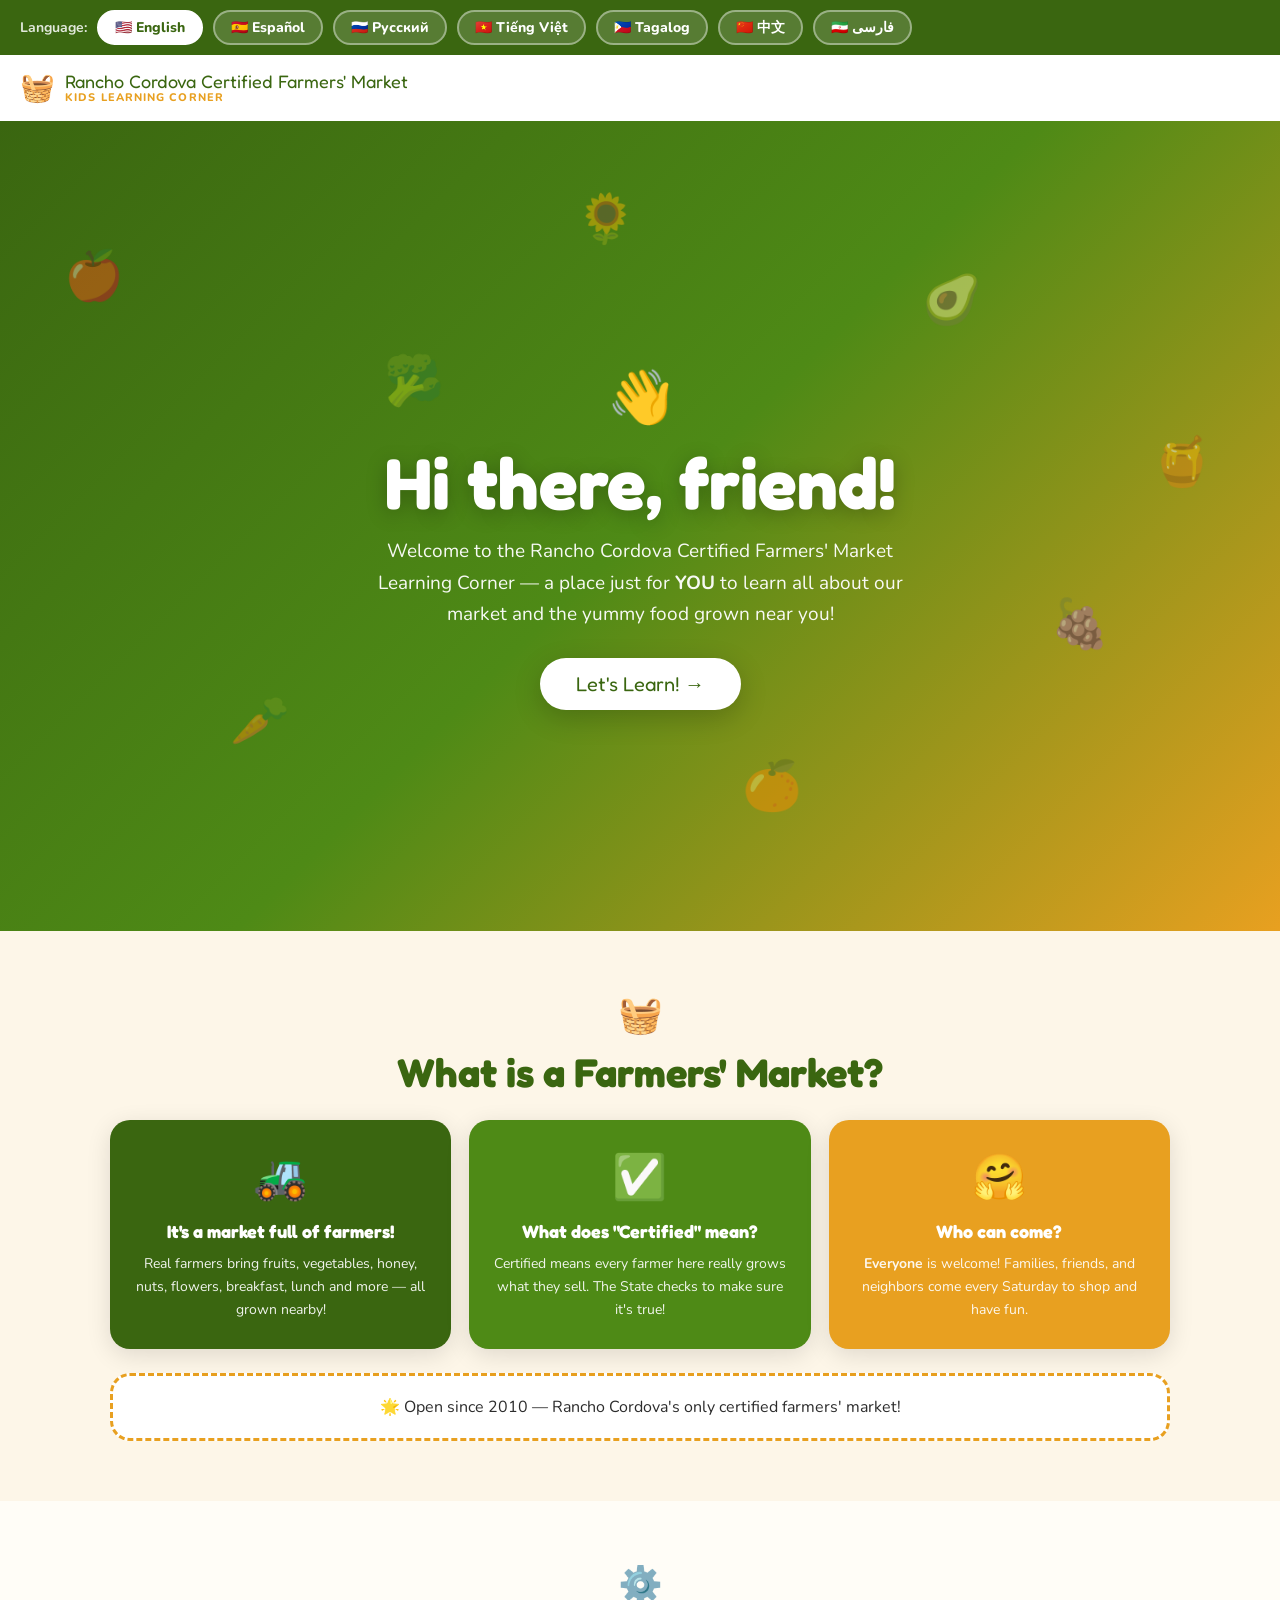
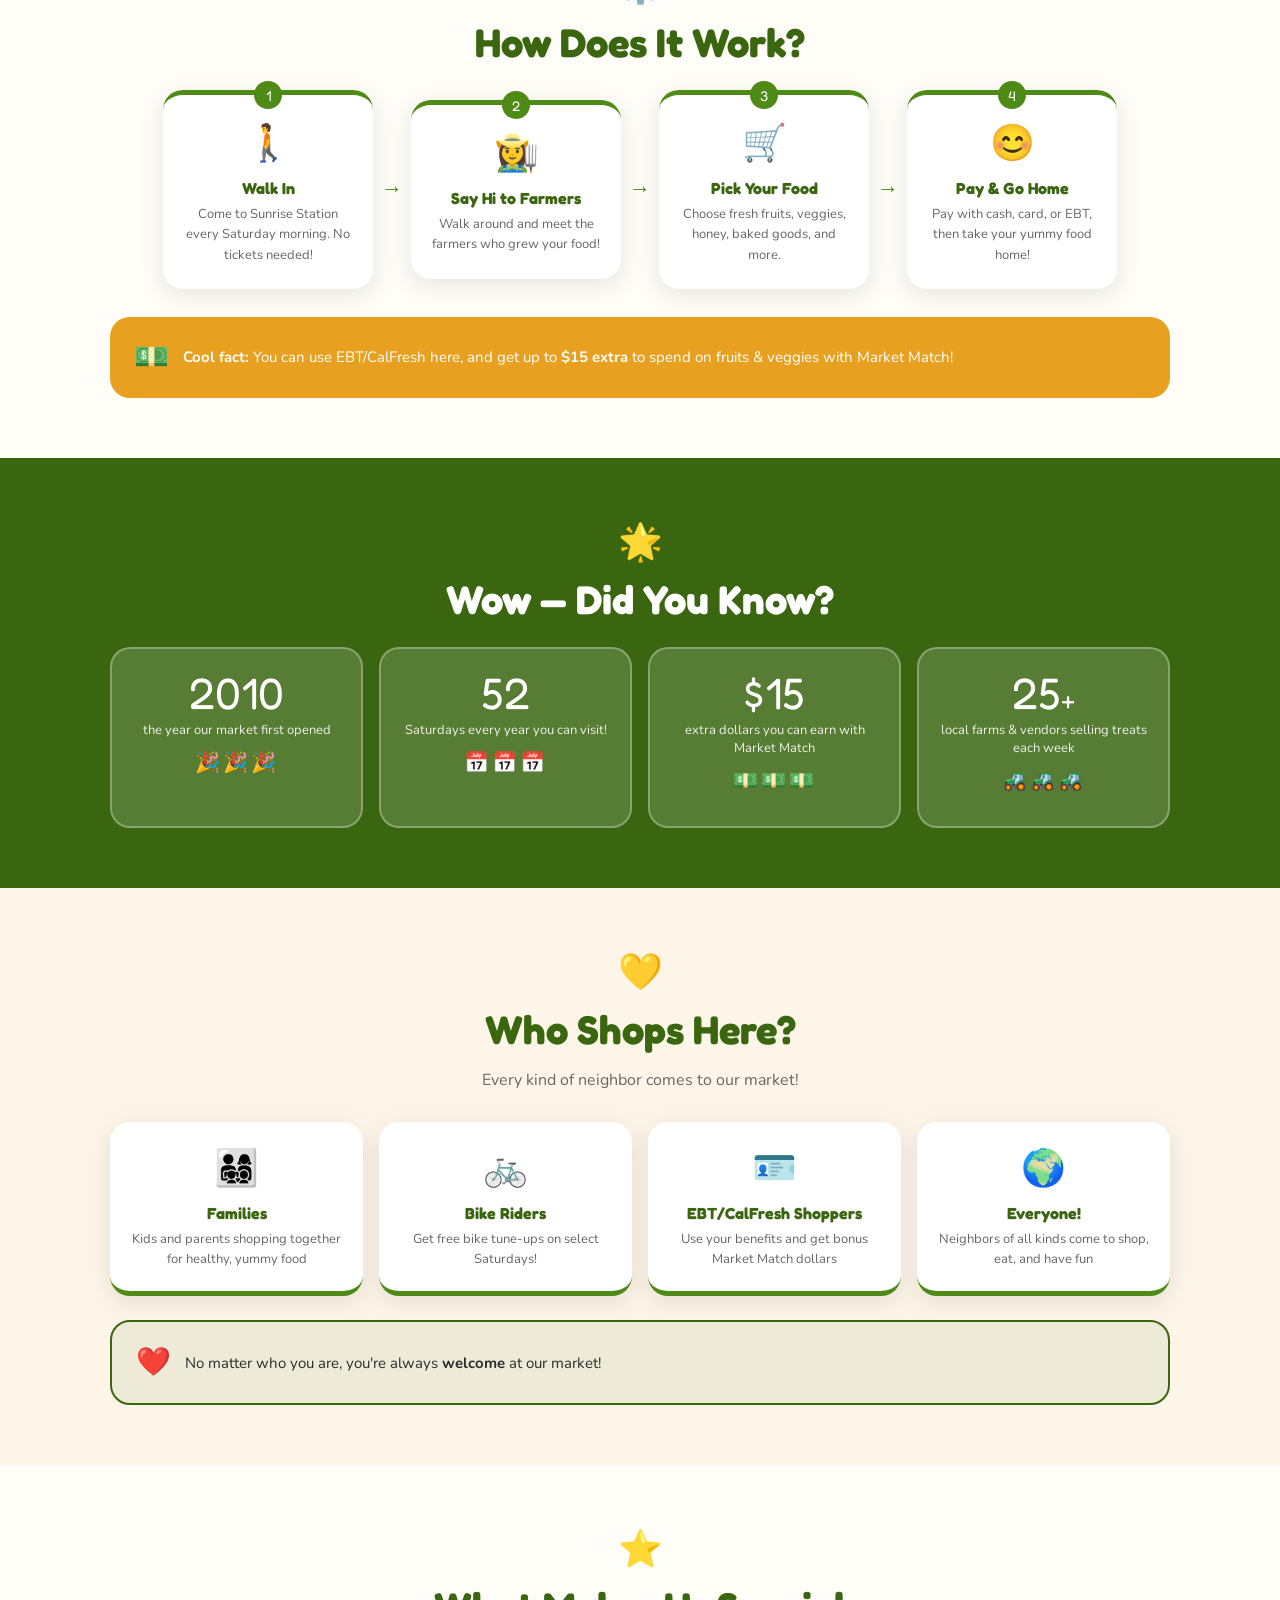
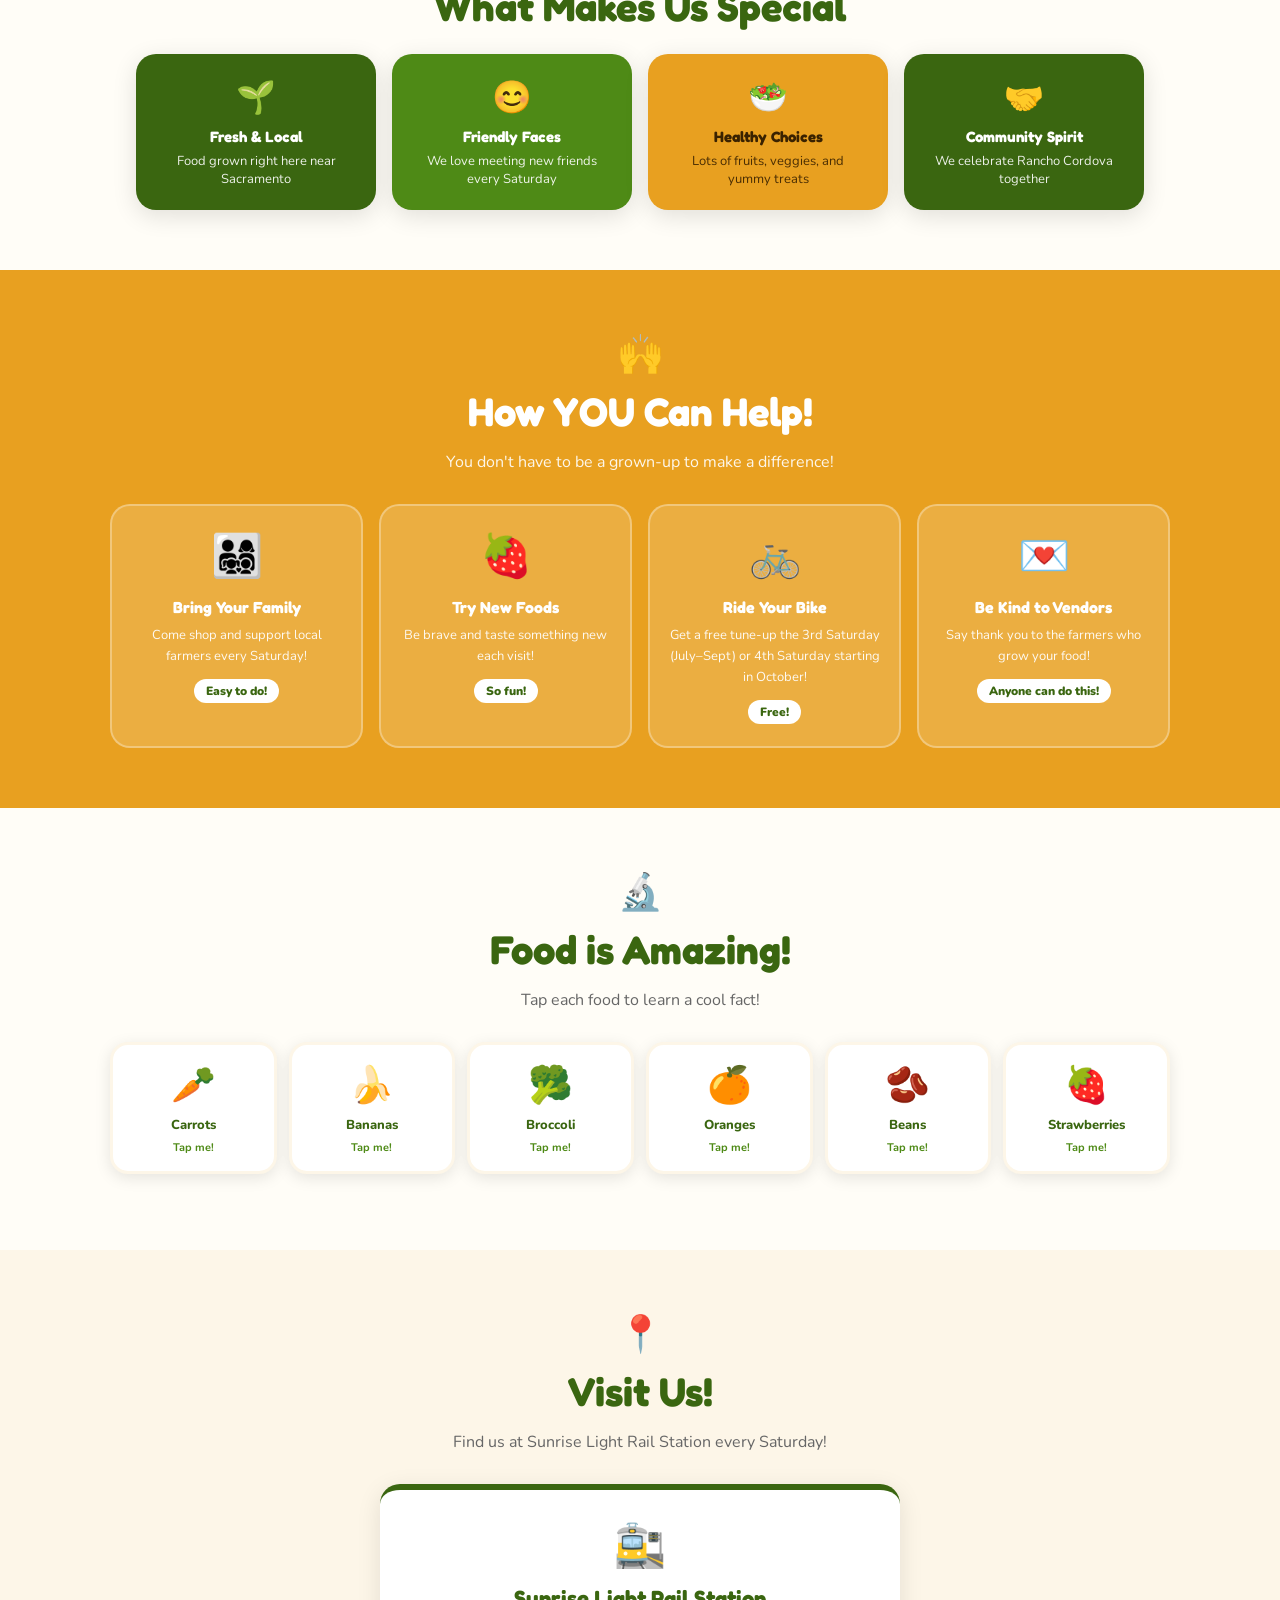
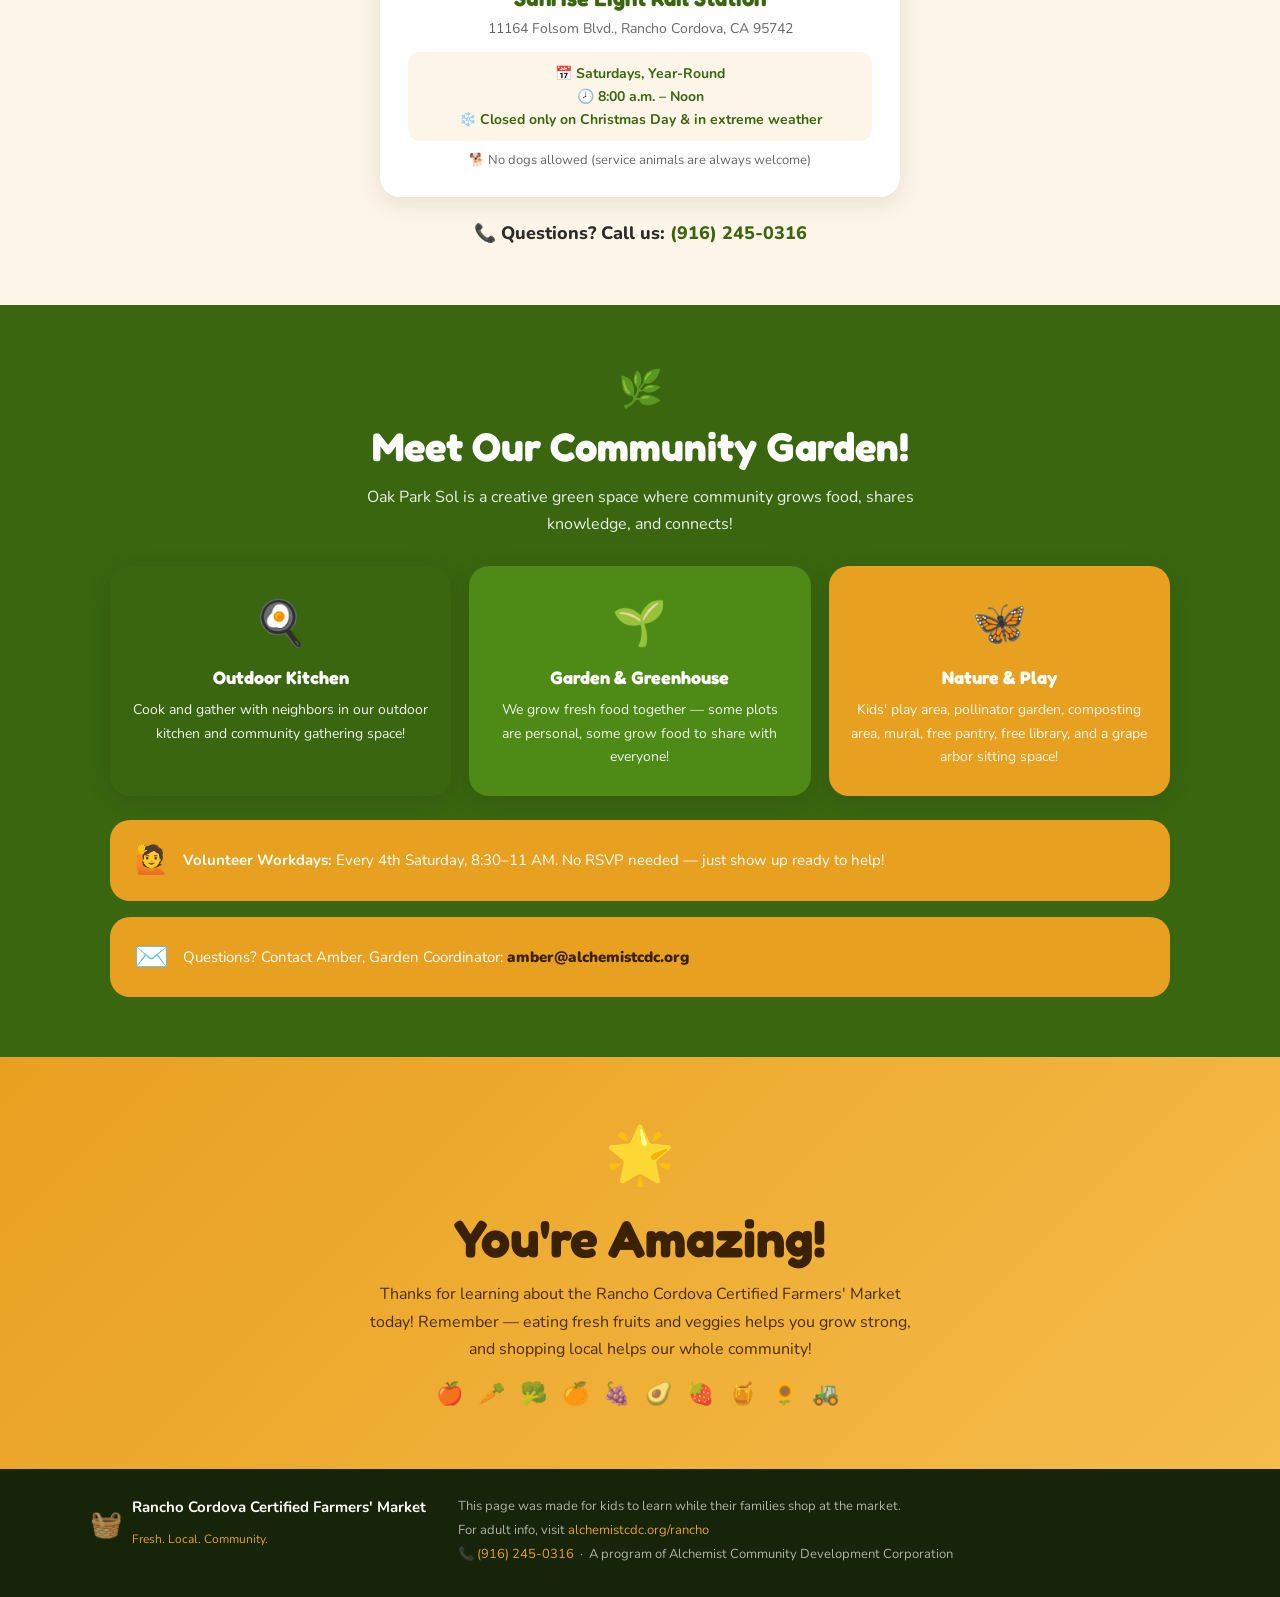
<file: rancho-market/learn.html>
<!DOCTYPE html>
<html lang="en" dir="ltr">
<head>
<meta charset="UTF-8"/>
<meta name="viewport" content="width=device-width, initial-scale=1.0"/>
<title>Rancho Cordova Certified Farmers' Market — Kids Learning Page</title>
<link href="https://fonts.googleapis.com/css2?family=Nunito:wght@400;700;800;900&family=Fredoka+One&display=swap" rel="stylesheet"/>
<style>
:root{--green:#3A6610;--green2:#4E8A16;--orange:#E8A020;--tan:#FDF6E8;--white:#FFFDF7;}
*,*::before,*::after{box-sizing:border-box;margin:0;padding:0;}
html{scroll-behavior:smooth;}
body{font-family:'Nunito',sans-serif;background:var(--white);color:#2c2c2c;overflow-x:hidden;}
a{color:inherit;text-decoration:none;}

/* LANG BAR */
#lang-bar{
  position:sticky;top:0;z-index:999;
  background:var(--green);
  padding:10px 20px;
  display:flex;align-items:center;gap:10px;flex-wrap:wrap;
}
#lang-bar span{color:rgba(255,255,255,.85);font-weight:700;font-size:14px;}
.lb{
  background:rgba(255,255,255,.15);
  border:2px solid rgba(255,255,255,.4);
  color:#fff;font-family:'Nunito',sans-serif;
  font-weight:800;font-size:14px;
  padding:6px 16px;border-radius:50px;cursor:pointer;
  transition:.2s;
}
.lb:hover{background:rgba(255,255,255,.28);}
.lb.on{background:#fff;color:var(--green);border-color:#fff;}

/* HEADER */
.hdr{background:#fff;padding:14px 20px;display:flex;align-items:center;gap:10px;box-shadow:0 2px 12px rgba(0,0,0,.08);}
.hdr-icon{font-size:28px;}
.hdr-name{font-family:'Fredoka One',sans-serif;font-size:18px;color:var(--green);line-height:1;}
.hdr-sub{font-size:11px;font-weight:800;letter-spacing:.1em;text-transform:uppercase;color:var(--orange);}

/* HERO */
.hero{
  min-height:90vh;display:flex;flex-direction:column;
  align-items:center;justify-content:center;text-align:center;
  padding:60px 24px 40px;
  background:linear-gradient(135deg,#3A6610 0%,#4E8A16 50%,#E8A020 100%);
  position:relative;overflow:hidden;
}
.bubbles{position:absolute;inset:0;pointer-events:none;}
.bubbles span{position:absolute;font-size:clamp(24px,6vw,48px);animation:bob linear infinite;opacity:.45;}
.bubbles span:nth-child(1){left:5%;top:15%;animation-duration:8s;}
.bubbles span:nth-child(2){left:18%;top:70%;animation-duration:10s;animation-delay:1s;}
.bubbles span:nth-child(3){left:30%;top:28%;animation-duration:7s;animation-delay:2s;}
.bubbles span:nth-child(4){left:58%;top:78%;animation-duration:9s;animation-delay:.5s;}
.bubbles span:nth-child(5){left:72%;top:18%;animation-duration:11s;animation-delay:3s;}
.bubbles span:nth-child(6){left:82%;top:58%;animation-duration:6s;animation-delay:1.5s;}
.bubbles span:nth-child(7){left:90%;top:38%;animation-duration:8s;animation-delay:4s;}
.bubbles span:nth-child(8){left:45%;top:8%;animation-duration:12s;animation-delay:2.5s;}
@keyframes bob{0%,100%{transform:translateY(0);}50%{transform:translateY(-28px);}}
.wave{font-size:52px;animation:wv 1.6s infinite;display:inline-block;margin-bottom:12px;}
@keyframes wv{0%,100%{transform:rotate(0);}25%{transform:rotate(20deg);}75%{transform:rotate(-10deg);}}
.hero h1{font-family:'Fredoka One',sans-serif;font-size:clamp(42px,12vw,72px);color:#fff;line-height:1.05;margin-bottom:16px;position:relative;z-index:2;text-shadow:0 4px 20px rgba(0,0,0,.25);}
.hero p{font-size:clamp(15px,4vw,19px);color:rgba(255,255,255,.95);max-width:560px;line-height:1.65;margin-bottom:28px;position:relative;z-index:2;}
.hero-btn{display:inline-block;background:#fff;color:var(--green);font-family:'Fredoka One',sans-serif;font-size:20px;padding:14px 36px;border-radius:50px;box-shadow:0 8px 28px rgba(0,0,0,.2);position:relative;z-index:2;transition:.2s;}
.hero-btn:hover{transform:translateY(-3px);}

/* SECTIONS */
.sec{padding:60px 0;}
.sec--tan{background:var(--tan);}
.sec--white{background:var(--white);}
.sec--green{background:var(--green);}
.sec--orange{background:var(--orange);}
.wrap{max-width:1100px;margin:0 auto;padding:0 20px;}
.sec-icon{font-size:36px;display:block;text-align:center;margin-bottom:8px;}
.sec-title{font-family:'Fredoka One',sans-serif;font-size:clamp(26px,6vw,40px);text-align:center;color:var(--green);margin-bottom:24px;}
.sec-title--light{color:#fff;}
.sec-intro{text-align:center;font-size:16px;color:#666;max-width:600px;margin:-10px auto 28px;line-height:1.7;}
.sec-intro--light{color:rgba(255,255,255,.9);}

/* EXPLAINER CARDS */
.ex-grid{display:grid;grid-template-columns:repeat(3,1fr);gap:18px;margin-bottom:24px;}
.ex-card{border-radius:20px;padding:28px 22px;text-align:center;box-shadow:0 6px 24px rgba(0,0,0,.12);transition:.25s;}
.ex-card:hover{transform:translateY(-6px);}
.ex-card--g{background:var(--green);color:#fff;}
.ex-card--g2{background:var(--green2);color:#fff;}
.ex-card--o{background:var(--orange);color:#fff;}
.ex-icon{font-size:44px;margin-bottom:12px;}
.ex-card h3{font-family:'Fredoka One',sans-serif;font-size:18px;margin-bottom:10px;}
.ex-card p{font-size:14px;line-height:1.65;opacity:.92;}
.motto{background:#fff;border-radius:20px;padding:20px 28px;text-align:center;border:3px dashed var(--orange);font-size:16px;}

/* STEPS */
.steps{display:flex;align-items:center;justify-content:center;gap:8px;flex-wrap:wrap;margin-bottom:28px;}
.step{background:#fff;border-radius:20px;padding:24px 18px;text-align:center;flex:1;min-width:150px;max-width:210px;box-shadow:0 6px 24px rgba(0,0,0,.1);border-top:5px solid var(--green2);position:relative;transition:.25s;}
.step:hover{transform:translateY(-5px);}
.step-num{position:absolute;top:-14px;left:50%;transform:translateX(-50%);background:var(--green2);color:#fff;font-family:'Fredoka One',sans-serif;width:28px;height:28px;border-radius:50%;display:flex;align-items:center;justify-content:center;font-size:14px;}
.step-ico{font-size:36px;margin-bottom:10px;}
.step h3{font-family:'Fredoka One',sans-serif;font-size:16px;color:var(--green);margin-bottom:6px;}
.step p{font-size:13px;color:#666;line-height:1.55;}
.step-arrow{font-size:22px;color:var(--green2);font-weight:900;}
.callout{border-radius:20px;padding:18px 24px;display:flex;align-items:center;gap:14px;font-size:15px;line-height:1.6;}
.callout--o{background:var(--orange);color:#fff;}
.callout--g{background:rgba(58,102,16,.08);border:2px solid var(--green);}
.callout-ico{font-size:28px;flex-shrink:0;}

/* FACTS */
.facts-grid{display:grid;grid-template-columns:repeat(4,1fr);gap:16px;margin-bottom:0;}
.fact{background:rgba(255,255,255,.15);border:2px solid rgba(255,255,255,.3);border-radius:20px;padding:22px 16px;text-align:center;transition:.25s;}
.fact:hover{transform:translateY(-5px);background:rgba(255,255,255,.24);}
.fact-num{font-family:'Fredoka One',sans-serif;font-size:clamp(28px,6vw,44px);color:#fff;line-height:1;margin-bottom:6px;}
.fact-num span{font-size:.6em;}
.fact-label{font-size:13px;color:rgba(255,255,255,.9);margin-bottom:10px;line-height:1.4;}
.fact-vis{font-size:20px;margin-bottom:10px;letter-spacing:.15em;}

/* WHO */
.who-grid{display:grid;grid-template-columns:repeat(4,1fr);gap:16px;margin-bottom:24px;}
.who-card{background:#fff;border-radius:20px;padding:22px 16px;text-align:center;box-shadow:0 6px 24px rgba(0,0,0,.1);border-bottom:5px solid var(--green2);transition:.25s;}
.who-card:hover{transform:translateY(-5px);}
.who-ico{font-size:36px;margin-bottom:10px;}
.who-card h3{font-family:'Fredoka One',sans-serif;font-size:16px;color:var(--green);margin-bottom:6px;}
.who-card p{font-size:13px;color:#666;line-height:1.55;}

/* VALUES */
.val-row{display:flex;gap:16px;justify-content:center;flex-wrap:wrap;}
.val{border-radius:20px;padding:22px;text-align:center;color:#fff;flex:1;min-width:170px;max-width:240px;box-shadow:0 6px 24px rgba(0,0,0,.12);transition:.25s;}
.val:hover{transform:scale(1.04);}
.val--g{background:var(--green);}.val--g2{background:var(--green2);}.val--o{background:var(--orange);color:#3a2200;}
.val span{font-size:32px;display:block;margin-bottom:8px;}
.val strong{font-family:'Fredoka One',sans-serif;font-size:15px;display:block;margin-bottom:6px;}
.val p{font-size:13px;opacity:.9;}

/* HELP */
.help-grid{display:grid;grid-template-columns:repeat(4,1fr);gap:16px;}
.help-card{background:rgba(255,255,255,.15);border:2px solid rgba(255,255,255,.3);border-radius:20px;padding:22px 18px;text-align:center;transition:.25s;}
.help-card:hover{transform:translateY(-5px);background:rgba(255,255,255,.22);}
.help-ico{font-size:42px;margin-bottom:12px;}
.help-card h3{font-family:'Fredoka One',sans-serif;font-size:16px;color:#fff;margin-bottom:8px;}
.help-card p{font-size:13px;color:rgba(255,255,255,.92);line-height:1.6;margin-bottom:12px;}
.badge{display:inline-block;background:#fff;color:var(--green);font-weight:900;font-size:12px;padding:4px 12px;border-radius:50px;}

/* FOOD FACTS */
.food-grid{display:grid;grid-template-columns:repeat(6,1fr);gap:12px;margin-bottom:16px;}
.food-btn{background:#fff;border:3px solid var(--tan);border-radius:18px;padding:16px 10px;text-align:center;cursor:pointer;display:flex;flex-direction:column;align-items:center;gap:6px;box-shadow:0 4px 16px rgba(0,0,0,.1);transition:.2s;font-family:'Nunito',sans-serif;}
.food-btn:hover{transform:translateY(-5px) scale(1.06);border-color:var(--green2);}
.food-emo{font-size:36px;}
.food-name{font-weight:800;font-size:13px;color:var(--green);}
.food-tap{font-size:11px;color:var(--green2);font-weight:700;}
.food-popup{display:none;background:var(--green);color:#fff;border-radius:18px;padding:18px 24px;text-align:center;font-size:16px;font-weight:700;margin-top:8px;animation:pop .3s ease;}
.food-popup.show{display:block;}
@keyframes pop{from{transform:scale(.85);opacity:0;}to{transform:scale(1);opacity:1;}}

/* LOCATION */
.loc-card{background:#fff;border-radius:20px;padding:28px;text-align:center;box-shadow:0 6px 24px rgba(0,0,0,.1);border-top:6px solid var(--green);max-width:520px;margin:0 auto 24px;}
.loc-ico{font-size:42px;margin-bottom:10px;}
.loc-card h3{font-family:'Fredoka One',sans-serif;font-size:22px;color:var(--green);margin-bottom:8px;}
.loc-addr{color:#666;font-size:14px;margin-bottom:14px;}
.loc-hours{background:var(--tan);border-radius:12px;padding:12px;display:flex;flex-direction:column;gap:4px;margin-bottom:10px;}
.loc-hours span{font-size:14px;font-weight:700;color:var(--green);}
.loc-pet{font-size:13px;color:#666;}
.contact-wrap{text-align:center;font-size:18px;font-weight:800;}
.contact-wrap a{color:var(--green);}

/* CLOSING */
.closing{padding:60px 24px;background:linear-gradient(135deg,var(--orange),#F5BC4A);text-align:center;}
.closing-star{font-size:56px;display:block;margin-bottom:12px;animation:spin 4s linear infinite;}
@keyframes spin{0%{transform:rotate(0) scale(1);}50%{transform:rotate(180deg) scale(1.1);}100%{transform:rotate(360deg) scale(1);}}
.closing h2{font-family:'Fredoka One',sans-serif;font-size:clamp(32px,8vw,52px);color:#3a2200;margin-bottom:12px;}
.closing p{font-size:16px;color:#4a2e00;line-height:1.7;max-width:560px;margin:0 auto 16px;}
.closing-emos{font-size:22px;letter-spacing:.2em;opacity:.65;}

/* FOOTER */
footer{background:#16240A;padding:28px 20px;color:rgba(255,255,255,.65);}
.ft-inner{max-width:1100px;margin:0 auto;display:flex;gap:32px;flex-wrap:wrap;align-items:flex-start;}
.ft-logo{display:flex;align-items:center;gap:10px;font-size:26px;}
.ft-logo strong{display:block;color:#fff;font-size:15px;}
.ft-logo em{font-style:normal;font-size:12px;color:var(--orange);}
.ft-text p{font-size:13px;margin-bottom:6px;}
.ft-text a{color:var(--orange);}

/* RESPONSIVE */
@media(max-width:900px){
  .ex-grid{grid-template-columns:1fr;}
  .facts-grid{grid-template-columns:1fr 1fr;}
  .who-grid{grid-template-columns:1fr 1fr;}
  .help-grid{grid-template-columns:1fr 1fr;}
  .food-grid{grid-template-columns:repeat(3,1fr);}
}
@media(max-width:600px){
  .steps{flex-direction:column;align-items:center;}
  .step-arrow{transform:rotate(90deg);}
  .step{max-width:280px;width:100%;}
  .facts-grid{grid-template-columns:1fr 1fr;}
  .help-grid{grid-template-columns:1fr;}
  .who-grid{grid-template-columns:1fr 1fr;}
  .food-grid{grid-template-columns:repeat(2,1fr);}
  .val-row{flex-direction:column;align-items:center;}
  .val{max-width:100%;}
}
/* RTL */
body.rtl{direction:rtl;}
body.rtl .steps{flex-direction:row-reverse;}
body.rtl .step-arrow{transform:scaleX(-1);}
body.rtl .callout{flex-direction:row-reverse;}
body.rtl .ft-inner{flex-direction:row-reverse;}
</style>
</head>
<body>

<!-- LANG BAR -->
<div id="lang-bar">
  <span id="ll">Language:</span>
  <button class="lb on" onclick="setLang('en')">🇺🇸 English</button>
  <button class="lb" onclick="setLang('es')">🇪🇸 Español</button>
  <button class="lb" onclick="setLang('ru')">🇷🇺 Русский</button>
  <button class="lb" onclick="setLang('vi')">🇻🇳 Tiếng Việt</button>
  <button class="lb" onclick="setLang('tl')">🇵🇭 Tagalog</button>
  <button class="lb" onclick="setLang('zh')">🇨🇳 中文</button>
  <button class="lb" onclick="setLang('fa')">🇮🇷 فارسی</button>
</div>

<!-- HEADER -->
<header class="hdr">
  <div class="hdr-icon">🧺</div>
  <div>
    <div class="hdr-name">Rancho Cordova Certified Farmers' Market</div>
    <div class="hdr-sub" id="h-sub">Kids Learning Corner</div>
  </div>
</header>

<!-- HERO -->
<section class="hero">
  <div class="bubbles" aria-hidden="true">
    <span>🍎</span><span>🥕</span><span>🥦</span><span>🍊</span>
    <span>🥑</span><span>🍇</span><span>🍯</span><span>🌻</span>
  </div>
  <div class="wave">👋</div>
  <h1 id="h-title">Hi there, friend!</h1>
  <p id="h-text">Welcome to the Rancho Cordova Certified Farmers' Market Learning Corner — a place just for <strong>YOU</strong> to learn all about our market and the yummy food grown near you!</p>
  <a href="#what" class="hero-btn" id="h-btn">Let's Learn! →</a>
</section>

<!-- WHAT IS A FARMERS MARKET -->
<section class="sec sec--tan" id="what">
  <div class="wrap">
    <span class="sec-icon">🧺</span>
    <h2 class="sec-title" id="w-title">What is a Farmers' Market?</h2>
    <div class="ex-grid">
      <div class="ex-card ex-card--g">
        <div class="ex-icon">🚜</div>
        <h3 id="w1t">It's a market full of farmers!</h3>
        <p id="w1p">Real farmers bring fruits, vegetables, honey, nuts, flowers, breakfast, lunch and more — all grown nearby!</p>
      </div>
      <div class="ex-card ex-card--g2">
        <div class="ex-icon">✅</div>
        <h3 id="w2t">What does "Certified" mean?</h3>
        <p id="w2p">Certified means every farmer here really grows what they sell. The State checks to make sure it's true!</p>
      </div>
      <div class="ex-card ex-card--o">
        <div class="ex-icon">🤗</div>
        <h3 id="w3t">Who can come?</h3>
        <p id="w3p"><strong>Everyone</strong> is welcome! Families, friends, and neighbors come every Saturday to shop and have fun.</p>
      </div>
    </div>
    <div class="motto"><p id="w-motto">🌟 Open since 2010 — Rancho Cordova's only certified farmers' market!</p></div>
  </div>
</section>

<!-- HOW IT WORKS -->
<section class="sec sec--white" id="how">
  <div class="wrap">
    <span class="sec-icon">⚙️</span>
    <h2 class="sec-title" id="hw-title">How Does It Work?</h2>
    <div class="steps">
      <div class="step"><div class="step-num">1</div><div class="step-ico">🚶</div><h3 id="s1t">Walk In</h3><p id="s1p">Come to Sunrise Station every Saturday morning. No tickets needed!</p></div>
      <div class="step-arrow">→</div>
      <div class="step"><div class="step-num">2</div><div class="step-ico">👩‍🌾</div><h3 id="s2t">Say Hi to Farmers</h3><p id="s2p">Walk around and meet the farmers who grew your food!</p></div>
      <div class="step-arrow">→</div>
      <div class="step"><div class="step-num">3</div><div class="step-ico">🛒</div><h3 id="s3t">Pick Your Food</h3><p id="s3p">Choose fresh fruits, veggies, honey, baked goods, and more.</p></div>
      <div class="step-arrow">→</div>
      <div class="step"><div class="step-num">4</div><div class="step-ico">😊</div><h3 id="s4t">Pay & Go Home</h3><p id="s4p">Pay with cash, card, or EBT, then take your yummy food home!</p></div>
    </div>
    <div class="callout callout--o"><span class="callout-ico">💵</span><p id="hw-note"><strong>Cool fact:</strong> You can use EBT/CalFresh here, and get up to <strong>$15 extra</strong> to spend on fruits & veggies with Market Match!</p></div>
  </div>
</section>

<!-- FUN FACTS -->
<section class="sec sec--green" id="facts">
  <div class="wrap">
    <span class="sec-icon">🌟</span>
    <h2 class="sec-title sec-title--light" id="f-title">Wow — Did You Know?</h2>
    <div class="facts-grid">
      <div class="fact"><div class="fact-num">2010</div><div class="fact-label" id="f1l">the year our market first opened</div><div class="fact-vis">🎉🎉🎉</div></div>
      <div class="fact"><div class="fact-num">52</div><div class="fact-label" id="f2l">Saturdays every year you can visit!</div><div class="fact-vis">📅📅📅</div></div>
      <div class="fact"><div class="fact-num">$15</div><div class="fact-label" id="f3l">extra dollars you can earn with Market Match</div><div class="fact-vis">💵💵💵</div></div>
      <div class="fact"><div class="fact-num">25<span>+</span></div><div class="fact-label" id="f4l">local farms & vendors selling treats each week</div><div class="fact-vis">🚜🚜🚜</div></div>
    </div>
  </div>
</section>

<!-- WHO SHOPS HERE -->
<section class="sec sec--tan" id="who">
  <div class="wrap">
    <span class="sec-icon">💛</span>
    <h2 class="sec-title" id="wh-title">Who Shops Here?</h2>
    <p class="sec-intro" id="wh-intro">Every kind of neighbor comes to our market!</p>
    <div class="who-grid">
      <div class="who-card"><div class="who-ico">👨‍👩‍👧‍👦</div><h3 id="wh1t">Families</h3><p id="wh1p">Kids and parents shopping together for healthy, yummy food</p></div>
      <div class="who-card"><div class="who-ico">🚲</div><h3 id="wh2t">Bike Riders</h3><p id="wh2p">Get free bike tune-ups on select Saturdays!</p></div>
      <div class="who-card"><div class="who-ico">🪪</div><h3 id="wh3t">EBT/CalFresh Shoppers</h3><p id="wh3p">Use your benefits and get bonus Market Match dollars</p></div>
      <div class="who-card"><div class="who-ico">🌍</div><h3 id="wh4t">Everyone!</h3><p id="wh4p">Neighbors of all kinds come to shop, eat, and have fun</p></div>
    </div>
    <div class="callout callout--g"><span class="callout-ico">❤️</span><p id="wh-note">No matter who you are, you're always <strong>welcome</strong> at our market!</p></div>
  </div>
</section>

<!-- WHAT MAKES US SPECIAL -->
<section class="sec sec--white">
  <div class="wrap">
    <span class="sec-icon">⭐</span>
    <h2 class="sec-title" id="v-title">What Makes Us Special</h2>
    <div class="val-row">
      <div class="val val--g"><span>🌱</span><strong id="v1t">Fresh & Local</strong><p id="v1p">Food grown right here near Sacramento</p></div>
      <div class="val val--g2"><span>😊</span><strong id="v2t">Friendly Faces</strong><p id="v2p">We love meeting new friends every Saturday</p></div>
      <div class="val val--o"><span>🥗</span><strong id="v3t">Healthy Choices</strong><p id="v3p">Lots of fruits, veggies, and yummy treats</p></div>
      <div class="val val--g"><span>🤝</span><strong id="v4t">Community Spirit</strong><p id="v4p">We celebrate Rancho Cordova together</p></div>
    </div>
  </div>
</section>

<!-- HOW TO HELP -->
<section class="sec sec--orange" id="help">
  <div class="wrap">
    <span class="sec-icon">🙌</span>
    <h2 class="sec-title sec-title--light" id="hp-title">How YOU Can Help!</h2>
    <p class="sec-intro sec-intro--light" id="hp-intro">You don't have to be a grown-up to make a difference!</p>
    <div class="help-grid">
      <div class="help-card"><div class="help-ico">👨‍👩‍👧‍👦</div><h3 id="hp1t">Bring Your Family</h3><p id="hp1p">Come shop and support local farmers every Saturday!</p><div class="badge" id="hp1b">Easy to do!</div></div>
      <div class="help-card"><div class="help-ico">🍓</div><h3 id="hp2t">Try New Foods</h3><p id="hp2p">Be brave and taste something new each visit!</p><div class="badge" id="hp2b">So fun!</div></div>
      <div class="help-card"><div class="help-ico">🚲</div><h3 id="hp3t">Ride Your Bike</h3><p id="hp3p">Get a free tune-up the 3rd Saturday (July–Sept) or 4th Saturday starting in October!</p><div class="badge" id="hp3b">Free!</div></div>
      <div class="help-card"><div class="help-ico">💌</div><h3 id="hp4t">Be Kind to Vendors</h3><p id="hp4p">Say thank you to the farmers who grow your food!</p><div class="badge" id="hp4b">Anyone can do this!</div></div>
    </div>
  </div>
</section>

<!-- FOOD FACTS -->
<section class="sec sec--white">
  <div class="wrap">
    <span class="sec-icon">🔬</span>
    <h2 class="sec-title" id="fd-title">Food is Amazing!</h2>
    <p class="sec-intro" id="fd-intro">Tap each food to learn a cool fact!</p>
    <div class="food-grid">
      <button class="food-btn" onclick="showFood('carrot')"><span class="food-emo">🥕</span><span class="food-name" id="fn-carrot">Carrots</span><span class="food-tap" id="ft">Tap me!</span></button>
      <button class="food-btn" onclick="showFood('banana')"><span class="food-emo">🍌</span><span class="food-name" id="fn-banana">Bananas</span><span class="food-tap">Tap me!</span></button>
      <button class="food-btn" onclick="showFood('broccoli')"><span class="food-emo">🥦</span><span class="food-name" id="fn-broccoli">Broccoli</span><span class="food-tap">Tap me!</span></button>
      <button class="food-btn" onclick="showFood('orange')"><span class="food-emo">🍊</span><span class="food-name" id="fn-orange">Oranges</span><span class="food-tap">Tap me!</span></button>
      <button class="food-btn" onclick="showFood('beans')"><span class="food-emo">🫘</span><span class="food-name" id="fn-beans">Beans</span><span class="food-tap">Tap me!</span></button>
      <button class="food-btn" onclick="showFood('strawberry')"><span class="food-emo">🍓</span><span class="food-name" id="fn-strawberry">Strawberries</span><span class="food-tap">Tap me!</span></button>
    </div>
    <div class="food-popup" id="food-popup"></div>
  </div>
</section>

<!-- VISIT US -->
<section class="sec sec--tan">
  <div class="wrap">
    <span class="sec-icon">📍</span>
    <h2 class="sec-title" id="lc-title">Visit Us!</h2>
    <p class="sec-intro" id="lc-intro">Find us at Sunrise Light Rail Station every Saturday!</p>
    <div class="loc-card">
      <div class="loc-ico">🚉</div>
      <h3 id="lc-name">Sunrise Light Rail Station</h3>
      <p class="loc-addr">11164 Folsom Blvd., Rancho Cordova, CA 95742</p>
      <div class="loc-hours">
        <span id="lc-when">📅 Saturdays, Year-Round</span>
        <span id="lc-time">🕗 8:00 a.m. – Noon</span>
        <span id="lc-closed">❄️ Closed only on Christmas Day & in extreme weather</span>
      </div>
      <p class="loc-pet" id="lc-pet">🐕 No dogs allowed (service animals are always welcome)</p>
    </div>
    <div class="contact-wrap"><p id="lc-ph">📞 Questions? Call us: <a href="tel:9162450316">(916) 245-0316</a></p></div>
  </div>
</section>

<!-- OAK PARK SOL COMMUNITY GARDEN -->
<section class="sec sec--green" id="oak-park-sol">
  <div class="wrap">
    <span class="sec-icon">🌿</span>
    <h2 class="sec-title sec-title--light" id="ops-title">Meet Our Community Garden!</h2>
    <p class="sec-intro sec-intro--light" id="ops-intro">Oak Park Sol is a creative green space where community grows food, shares knowledge, and connects!</p>
    <div class="ex-grid">
      <div class="ex-card ex-card--g"><div class="ex-icon">🍳</div><h3 id="ops-g1t">Outdoor Kitchen</h3><p id="ops-g1p">Cook and gather with neighbors in our outdoor kitchen and community gathering space!</p></div>
      <div class="ex-card ex-card--g2"><div class="ex-icon">🌱</div><h3 id="ops-g2t">Garden &amp; Greenhouse</h3><p id="ops-g2p">We grow fresh food together — some plots are personal, some grow food to share with everyone!</p></div>
      <div class="ex-card ex-card--o"><div class="ex-icon">🦋</div><h3 id="ops-g3t">Nature &amp; Play</h3><p id="ops-g3p">Kids' play area, pollinator garden, composting area, mural, free pantry, free library, and a grape arbor sitting space!</p></div>
    </div>
    <div class="callout callout--o" style="margin-bottom:16px"><span class="callout-ico">🙋</span><p id="ops-gv"><strong>Volunteer Workdays:</strong> Every 4th Saturday, 8:30–11 AM. No RSVP needed — just show up ready to help!</p></div>
    <div class="callout callout--o"><span class="callout-ico">✉️</span><p id="ops-ct">Questions? Contact Amber, Garden Coordinator: <a href="mailto:amber@alchemistcdc.org" style="color:#3a2200;font-weight:900">amber@alchemistcdc.org</a></p></div>
  </div>
</section>

<!-- CLOSING -->
<section class="closing">
  <span class="closing-star">🌟</span>
  <h2 id="cl-title">You're Amazing!</h2>
  <p id="cl-text">Thanks for learning about the Rancho Cordova Certified Farmers' Market today! Remember — eating fresh fruits and veggies helps you grow strong, and shopping local helps our whole community!</p>
  <div class="closing-emos">🍎 🥕 🥦 🍊 🍇 🥑 🍓 🍯 🌻 🚜</div>
</section>

<!-- FOOTER -->
<footer>
  <div class="ft-inner">
    <div class="ft-logo"><span>🧺</span><div><strong>Rancho Cordova Certified Farmers' Market</strong><em id="ft-motto">Fresh. Local. Community.</em></div></div>
    <div class="ft-text">
      <p id="ft-note">This page was made for kids to learn while their families shop at the market.</p>
      <p id="ft-adult">For adult info, visit <a href="https://alchemistcdc.org/rancho/" target="_blank">alchemistcdc.org/rancho</a></p>
      <p>📞 <a href="tel:9162450316">(916) 245-0316</a> &nbsp;·&nbsp; A program of Alchemist Community Development Corporation</p>
    </div>
  </div>
</footer>

<script>
const T = {
  en:{
    ll:'Language:',hs:'Kids Learning Corner',ht:'Hi there, friend!',
    hx:'Welcome to the Rancho Cordova Certified Farmers\' Market Learning Corner — a place just for <strong>YOU</strong> to learn all about our market and the yummy food grown near you!',
    hb:'Let\'s Learn! →',
    wt:'What is a Farmers\' Market?',w1t:'It\'s a market full of farmers!',w1p:'Real farmers bring fruits, vegetables, honey, nuts, flowers, breakfast, lunch and more — all grown nearby!',
    w2t:'What does "Certified" mean?',w2p:'Certified means every farmer here really grows what they sell. The State checks to make sure it\'s true!',
    w3t:'Who can come?',w3p:'<strong>Everyone</strong> is welcome! Families, friends, and neighbors come every Saturday to shop and have fun.',
    wm:'🌟 Open since 2010 — Rancho Cordova\'s only certified farmers\' market!',
    hwt:'How Does It Work?',s1t:'Walk In',s1p:'Come to Sunrise Station every Saturday morning. No tickets needed!',
    s2t:'Say Hi to Farmers',s2p:'Walk around and meet the farmers who grew your food!',
    s3t:'Pick Your Food',s3p:'Choose fresh fruits, veggies, honey, baked goods, and more.',
    s4t:'Pay & Go Home',s4p:'Pay with cash, card, or EBT, then take your yummy food home!',
    hwn:'<strong>Cool fact:</strong> You can use EBT/CalFresh here, and get up to <strong>$15 extra</strong> to spend on fruits & veggies with Market Match!',
    ft:'Wow — Did You Know?',f1l:'the year our market first opened',f2l:'Saturdays every year you can visit!',f3l:'extra dollars you can earn with Market Match',f4l:'local farms & vendors selling treats each week',
    wht:'Who Shops Here?',whi:'Every kind of neighbor comes to our market!',
    wh1t:'Families',wh1p:'Kids and parents shopping together for healthy, yummy food',
    wh2t:'Bike Riders',wh2p:'Get free bike tune-ups on select Saturdays!',
    wh3t:'EBT/CalFresh Shoppers',wh3p:'Use your benefits and get bonus Market Match dollars',
    wh4t:'Everyone!',wh4p:'Neighbors of all kinds come to shop, eat, and have fun',
    whn:'No matter who you are, you\'re always <strong>welcome</strong> at our market!',
    vt:'What Makes Us Special',v1t:'Fresh & Local',v1p:'Food grown right here near Sacramento',v2t:'Friendly Faces',v2p:'We love meeting new friends every Saturday',v3t:'Healthy Choices',v3p:'Lots of fruits, veggies, and yummy treats',v4t:'Community Spirit',v4p:'We celebrate Rancho Cordova together',
    hpt:'How YOU Can Help!',hpi:'You don\'t have to be a grown-up to make a difference!',
    hp1t:'Bring Your Family',hp1p:'Come shop and support local farmers every Saturday!',hp1b:'Easy to do!',
    hp2t:'Try New Foods',hp2p:'Be brave and taste something new each visit!',hp2b:'So fun!',
    hp3t:'Ride Your Bike',hp3p:'Get a free tune-up the 3rd Saturday (July–Sept) or 4th Saturday starting in October!',hp3b:'Free!',
    hp4t:'Be Kind to Vendors',hp4p:'Say thank you to the farmers who grow your food!',hp4b:'Anyone can do this!',
    fdt:'Food is Amazing!',fdi:'Tap each food to learn a cool fact!',tap:'Tap me!',
    fncarrot:'Carrots',fnbanana:'Bananas',fnbroccoli:'Broccoli',fnorange:'Oranges',fnbeans:'Beans',fnstrawberry:'Strawberries',
    fcarrot:'Carrots help you see in the dark! Full of Vitamin A. 🥕👁️',fbanana:'Bananas give you energy! Athletes eat them before games. 🍌⚡',
    fbroccoli:'Broccoli is a "superfood" — Vitamins C, K, and fiber! 🥦💪',forange:'Oranges have Vitamin C to keep you from getting sick! 🍊🛡️',
    fbeans:'Beans are full of protein that builds your muscles! 🫘💪',fstrawberry:'Strawberries help your brain and improve memory! 🍓🧠',
    lct:'Visit Us!',lci:'Find us at Sunrise Light Rail Station every Saturday!',lcname:'Sunrise Light Rail Station',lcwhen:'📅 Saturdays, Year-Round',lctime:'🕗 8:00 a.m. – Noon',lcclosed:'❄️ Closed only on Christmas Day & in extreme weather',lcpet:'🐕 No dogs allowed (service animals are always welcome)',
    lcph:'📞 Questions? Call us: <a href="tel:9162450316">(916) 245-0316</a>',
    clt:'You\'re Amazing!',clx:'Thanks for learning about the Rancho Cordova Certified Farmers\' Market today! Remember — eating fresh fruits and veggies helps you grow strong, and shopping local helps our whole community!',
    ftm:'Fresh. Local. Community.',ftn:'This page was made for kids to learn while their families shop at the market.',fta:'For adult info, visit <a href="https://alchemistcdc.org/rancho/" target="_blank">alchemistcdc.org/rancho</a>',
    opst:'Meet Our Community Garden!',opsi:'Oak Park Sol is a creative green space where community grows food, shares knowledge, and connects!',
    opsg1t:'Outdoor Kitchen',opsg1p:'Cook and gather with neighbors in our outdoor kitchen and community gathering space!',
    opsg2t:'Garden & Greenhouse',opsg2p:'We grow fresh food together — some plots are personal, some grow food to share with everyone!',
    opsg3t:'Nature & Play',opsg3p:'Kids\' play area, pollinator garden, composting area, mural, free pantry, free library, and a grape arbor sitting space!',
    opsgv:'<strong>Volunteer Workdays:</strong> Every 4th Saturday, 8:30–11 AM. No RSVP needed — just show up ready to help!',
    opsct:'Questions? Contact Amber, Garden Coordinator: <a href="mailto:amber@alchemistcdc.org" style="color:#3a2200;font-weight:900">amber@alchemistcdc.org</a>'
  },
  es:{
    ll:'Idioma:',hs:'Rincón de Aprendizaje para Niños',ht:'¡Hola, amigo!',
    hx:'Bienvenido al Rincón de Aprendizaje del Mercado de Agricultores Certificado de Rancho Cordova — un lugar solo para <strong>TI</strong> para aprender todo sobre nuestro mercado y la comida deliciosa que se cultiva cerca de ti!',
    hb:'¡Vamos a aprender! →',
    wt:'¿Qué es un Mercado de Agricultores?',w1t:'¡Es un mercado lleno de agricultores!',w1p:'Agricultores de verdad traen frutas, verduras, miel, nueces, flores, desayuno, almuerzo y más — ¡todo cultivado cerca de aquí!',
    w2t:'¿Qué significa "Certificado"?',w2p:'Certificado significa que cada agricultor aquí realmente cultiva lo que vende. ¡El Estado lo revisa para asegurarse de que sea verdad!',
    w3t:'¿Quién puede venir?',w3p:'<strong>Todos</strong> son bienvenidos! Familias, amigos y vecinos vienen cada sábado a comprar y divertirse.',
    wm:'🌟 ¡Abierto desde 2010 — el único mercado de agricultores certificado de Rancho Cordova!',
    hwt:'¿Cómo Funciona?',s1t:'Entrar',s1p:'Ven a la Estación Sunrise cada sábado por la mañana. ¡No se necesitan boletos!',
    s2t:'Saluda a los Agricultores',s2p:'¡Camina y conoce a los agricultores que cultivaron tu comida!',
    s3t:'Elige Tu Comida',s3p:'Elige frutas frescas, verduras, miel, productos horneados y más.',
    s4t:'Paga y Vete a Casa',s4p:'¡Paga con efectivo, tarjeta o EBT, y luego lleva tu rica comida a casa!',
    hwn:'<strong>Dato curioso:</strong> Puedes usar EBT/CalFresh aquí, y recibir hasta <strong>$15 extra</strong> para gastar en frutas y verduras con Market Match!',
    ft:'Vaya — ¿Sabías Que…?',f1l:'el año en que nuestro mercado abrió por primera vez',f2l:'¡sábados cada año que puedes visitar!',f3l:'dólares extra que puedes ganar con Market Match',f4l:'granjas y vendedores locales vendiendo cada semana',
    wht:'¿Quién Compra Aquí?',whi:'¡Todo tipo de vecino viene a nuestro mercado!',
    wh1t:'Familias',wh1p:'Niños y padres comprando juntos comida saludable y deliciosa',
    wh2t:'Ciclistas',wh2p:'¡Recibe ajustes gratuitos de bicicleta en sábados seleccionados!',
    wh3t:'Compradores con EBT/CalFresh',wh3p:'Usa tus beneficios y recibe dólares adicionales de Market Match',
    wh4t:'¡Todos!',wh4p:'Vecinos de todo tipo vienen a comprar, comer y divertirse',
    whn:'No importa quién seas, siempre eres <strong>bienvenido</strong> en nuestro mercado!',
    vt:'Lo Que Nos Hace Especiales',v1t:'Fresco y Local',v1p:'Comida cultivada aquí cerca de Sacramento',v2t:'Caras Amigables',v2p:'Nos encanta conocer nuevos amigos cada sábado',v3t:'Opciones Saludables',v3p:'Muchas frutas, verduras y dulces ricos',v4t:'Espíritu Comunitario',v4p:'Celebramos Rancho Cordova juntos',
    hpt:'¡Cómo TÚ Puedes Ayudar!',hpi:'¡No tienes que ser un adulto para hacer la diferencia!',
    hp1t:'Trae a Tu Familia',hp1p:'¡Ven a comprar y apoya a los agricultores locales cada sábado!',hp1b:'¡Fácil de hacer!',
    hp2t:'Prueba Comidas Nuevas',hp2p:'¡Sé valiente y prueba algo nuevo en cada visita!',hp2b:'¡Muy divertido!',
    hp3t:'Anda en Bicicleta',hp3p:'¡Recibe un ajuste gratis el tercer sábado (julio-septiembre) o el cuarto sábado a partir de octubre!',hp3b:'¡Gratis!',
    hp4t:'Sé Amable con los Vendedores',hp4p:'¡Dale las gracias a los agricultores que cultivan tu comida!',hp4b:'¡Cualquiera puede hacerlo!',
    fdt:'¡La Comida es Increíble!',fdi:'¡Toca cada alimento para aprender un dato genial!',tap:'¡Tócame!',
    fncarrot:'Zanahorias',fnbanana:'Plátanos',fnbroccoli:'Brócoli',fnorange:'Naranjas',fnbeans:'Frijoles',fnstrawberry:'Fresas',
    fcarrot:'¡Las zanahorias te ayudan a ver en la oscuridad! Llenas de Vitamina A. 🥕👁️',fbanana:'¡Los plátanos te dan energía! Los atletas los comen antes de los juegos. 🍌⚡',
    fbroccoli:'¡El brócoli es un "superalimento" — Vitaminas C, K y fibra! 🥦💪',forange:'¡Las naranjas tienen Vitamina C para evitar que te enfermes! 🍊🛡️',
    fbeans:'¡Los frijoles están llenos de proteína que fortalece tus músculos! 🫘💪',fstrawberry:'¡Las fresas ayudan a tu cerebro y mejoran la memoria! 🍓🧠',
    lct:'¡Visítanos!',lci:'¡Encuéntranos en la Estación Sunrise cada sábado!',lcname:'Estación Sunrise',lcwhen:'📅 Sábados, todo el año',lctime:'🕗 8:00 a.m. – Mediodía',lcclosed:'❄️ Cerrado solo el día de Navidad y en clima extremo',lcpet:'🐕 No se permiten perros (los animales de servicio siempre son bienvenidos)',
    lcph:'📞 ¿Preguntas? Llámanos: <a href="tel:9162450316">(916) 245-0316</a>',
    clt:'¡Eres Increíble!',clx:'¡Gracias por aprender sobre el Mercado de Agricultores Certificado de Rancho Cordova hoy! Recuerda — comer frutas y verduras frescas te ayuda a crecer fuerte, ¡y comprar local ayuda a toda nuestra comunidad!',
    ftm:'Fresco. Local. Comunidad.',ftn:'Esta página fue hecha para que los niños aprendan mientras sus familias compran en el mercado.',fta:'Para información de adultos, visita <a href="https://alchemistcdc.org/rancho/" target="_blank">alchemistcdc.org/rancho</a>',
    opst:'¡Conoce Nuestro Jardín Comunitario!',opsi:'¡Oak Park Sol es un espacio verde creativo donde la comunidad cultiva alimentos, comparte conocimientos y se conecta!',
    opsg1t:'Cocina al Aire Libre',opsg1p:'¡Cocina y reúnete con vecinos en nuestra cocina al aire libre y espacio comunitario!',
    opsg2t:'Jardín e Invernadero',opsg2p:'¡Cultivamos alimentos frescos juntos — algunos huertos son personales, otros cultivan comida para compartir con todos!',
    opsg3t:'Naturaleza y Juego',opsg3p:'¡Área de juegos para niños, jardín de polinizadores, compostaje, mural, despensa gratis, biblioteca gratis y pérgola de uvas!',
    opsgv:'<strong>Días de Voluntariado:</strong> Cada cuarto sábado, 8:30–11 a.m. Sin RSVP — ¡solo ven listo para ayudar!',
    opsct:'¿Preguntas? Contacta a Amber, Coordinadora del Jardín: <a href="mailto:amber@alchemistcdc.org" style="color:#3a2200;font-weight:900">amber@alchemistcdc.org</a>'
  },
  ru:{
    ll:'Язык:',hs:'Уголок знаний для детей',ht:'Привет, друг!',
    hx:'Добро пожаловать в Уголок знаний Сертифицированного фермерского рынка Rancho Cordova — место только для <strong>ТЕБЯ</strong>, чтобы узнать всё о нашем рынке и вкусной еде, выращенной рядом с тобой!',
    hb:'Давай учиться! →',
    wt:'Что такое фермерский рынок?',w1t:'Это рынок, полный фермеров!',w1p:'Настоящие фермеры приносят фрукты, овощи, мёд, орехи, цветы, завтрак, обед и многое другое — всё выращено рядом!',
    w2t:'Что значит «Сертифицированный»?',w2p:'Сертифицированный означает, что каждый фермер здесь действительно выращивает то, что продаёт. Штат проверяет, чтобы это было правдой!',
    w3t:'Кто может прийти?',w3p:'<strong>Все</strong> приветствуются! Семьи, друзья и соседи приходят каждую субботу, чтобы делать покупки и веселиться.',
    wm:'🌟 Открыт с 2010 года — единственный сертифицированный фермерский рынок Rancho Cordova!',
    hwt:'Как это работает?',s1t:'Войти',s1p:'Приходи на станцию Sunrise каждую субботу утром. Билеты не нужны!',
    s2t:'Поздоровайся с фермерами',s2p:'Прогуляйся и познакомься с фермерами, которые вырастили твою еду!',
    s3t:'Выбери еду',s3p:'Выбирай свежие фрукты, овощи, мёд, выпечку и многое другое.',
    s4t:'Оплати и иди домой',s4p:'Оплати наличными, картой или EBT, и забери вкусную еду домой!',
    hwn:'<strong>Интересный факт:</strong> Здесь можно использовать EBT/CalFresh и получить до <strong>15 дополнительных долларов</strong> на фрукты и овощи по программе Market Match!',
    ft:'Вау — Ты Знал?',f1l:'год, когда наш рынок впервые открылся',f2l:'субботы каждый год, когда ты можешь прийти!',f3l:'дополнительных долларов можно получить с Market Match',f4l:'местных ферм и продавцов каждую неделю',
    wht:'Кто делает покупки здесь?',whi:'Самые разные соседи приходят на наш рынок!',
    wh1t:'Семьи',wh1p:'Дети и родители вместе покупают здоровую, вкусную еду',
    wh2t:'Велосипедисты',wh2p:'Получи бесплатное обслуживание велосипеда в выбранные субботы!',
    wh3t:'Покупатели с EBT/CalFresh',wh3p:'Используй свои льготы и получи дополнительные доллары Market Match',
    wh4t:'Все!',wh4p:'Соседи всех видов приходят, чтобы делать покупки, есть и веселиться',
    whn:'Кем бы ты ни был, ты всегда <strong>желанный гость</strong> на нашем рынке!',
    vt:'Что делает нас особенными',v1t:'Свежее и местное',v1p:'Еда, выращенная рядом с Сакраменто',v2t:'Дружелюбные лица',v2p:'Мы любим встречать новых друзей каждую субботу',v3t:'Полезный выбор',v3p:'Много фруктов, овощей и вкусных угощений',v4t:'Дух сообщества',v4p:'Мы празднуем Rancho Cordova вместе',
    hpt:'Как ТЫ можешь помочь!',hpi:'Не нужно быть взрослым, чтобы изменить ситуацию!',
    hp1t:'Приведи свою семью',hp1p:'Приходи делать покупки и поддерживать местных фермеров каждую субботу!',hp1b:'Легко сделать!',
    hp2t:'Попробуй новую еду',hp2p:'Будь смелым и попробуй что-то новое при каждом визите!',hp2b:'Так весело!',
    hp3t:'Покатайся на велосипеде',hp3p:'Получи бесплатное обслуживание в третью субботу (июль–сентябрь) или четвёртую субботу с октября!',hp3b:'Бесплатно!',
    hp4t:'Будь добр к продавцам',hp4p:'Скажи спасибо фермерам, которые выращивают твою еду!',hp4b:'Это может каждый!',
    fdt:'Еда — это удивительно!',fdi:'Нажми на каждый продукт, чтобы узнать интересный факт!',tap:'Нажми!',
    fncarrot:'Морковь',fnbanana:'Бананы',fnbroccoli:'Брокколи',fnorange:'Апельсины',fnbeans:'Фасоль',fnstrawberry:'Клубника',
    fcarrot:'Морковь помогает видеть в темноте! Много витамина A. 🥕👁️',fbanana:'Бананы дают энергию! Спортсмены едят их перед играми. 🍌⚡',
    fbroccoli:'Брокколи — «суперпродукт» — витамины C, K и клетчатка! 🥦💪',forange:'Апельсины богаты витамином C — защита от болезней! 🍊🛡️',
    fbeans:'Фасоль богата белком для роста мышц! 🫘💪',fstrawberry:'Клубника улучшает память и работу мозга! 🍓🧠',
    lct:'Посети нас!',lci:'Найди нас на станции Sunrise Light Rail каждую субботу!',lcname:'Станция Sunrise Light Rail',lcwhen:'📅 Субботы, весь год',lctime:'🕗 8:00 — 12:00',lcclosed:'❄️ Закрыто только в Рождество и в экстремальную погоду',lcpet:'🐕 Собаки не допускаются (служебные животные всегда желанны)',
    lcph:'📞 Есть вопросы? Позвони: <a href="tel:9162450316">(916) 245-0316</a>',
    clt:'Ты замечательный!',clx:'Спасибо, что узнал о Сертифицированном фермерском рынке Rancho Cordova сегодня! Помни — свежие фрукты и овощи помогают тебе расти сильным, а покупки у местных помогают всему нашему сообществу!',
    ftm:'Свежее. Местное. Сообщество.',ftn:'Эта страница создана для детей, чтобы они учились, пока их семьи делают покупки на рынке.',fta:'Для взрослых: <a href="https://alchemistcdc.org/rancho/" target="_blank">alchemistcdc.org/rancho</a>',
    opst:'Познакомьтесь с нашим общественным садом!',opsi:'Oak Park Sol — это творческое зелёное пространство, где сообщество выращивает еду, делится знаниями и общается!',
    opsg1t:'Открытая кухня',opsg1p:'Готовьте и собирайтесь с соседями на нашей открытой кухне и в общественном пространстве!',
    opsg2t:'Сад и теплица',opsg2p:'Мы вместе выращиваем свежие продукты — одни грядки личные, другие дают еду для всех!',
    opsg3t:'Природа и игры',opsg3p:'Детская площадка, сад для опылителей, компостная зона, фреска, бесплатная кладовая, библиотека и виноградная беседка!',
    opsgv:'<strong>Волонтёрские дни:</strong> Каждую четвёртую субботу, 8:30–11:00. Без регистрации — просто приходи готовый помочь!',
    opsct:'Вопросы? Напишите Эмбер, координатору сада: <a href="mailto:amber@alchemistcdc.org" style="color:#3a2200;font-weight:900">amber@alchemistcdc.org</a>'
  },
  vi:{
    ll:'Ngôn ngữ:',hs:'Góc Học Tập Cho Trẻ Em',ht:'Xin chào, bạn ơi!',
    hx:'Chào mừng đến với Góc Học Tập của Chợ Nông Sản Được Chứng Nhận Rancho Cordova — nơi chỉ dành cho <strong>BẠN</strong> để tìm hiểu mọi thứ về chợ của chúng tôi và những thực phẩm ngon được trồng gần bạn!',
    hb:'Cùng học nào! →',
    wt:'Chợ Nông Sản Là Gì?',w1t:'Đây là một khu chợ đầy nông dân!',w1p:'Những nông dân thật sự mang đến trái cây, rau củ, mật ong, hạt, hoa, bữa sáng, bữa trưa và nhiều hơn nữa — tất cả được trồng gần đây!',
    w2t:'"Được Chứng Nhận" Nghĩa Là Gì?',w2p:'Được chứng nhận có nghĩa là mỗi nông dân ở đây thực sự trồng những gì họ bán. Tiểu bang kiểm tra để đảm bảo điều đó là sự thật!',
    w3t:'Ai Có Thể Đến?',w3p:'<strong>Tất cả mọi người</strong> đều được hoan nghênh! Các gia đình, bạn bè và láng giềng đến mỗi thứ Bảy để mua sắm và vui chơi.',
    wm:'🌟 Mở cửa từ năm 2010 — chợ nông sản được chứng nhận duy nhất của Rancho Cordova!',
    hwt:'Hoạt Động Như Thế Nào?',s1t:'Đi Vào',s1p:'Hãy đến Trạm Sunrise mỗi sáng thứ Bảy. Không cần vé!',
    s2t:'Chào Hỏi Nông Dân',s2p:'Đi dạo và gặp những người nông dân đã trồng thực phẩm cho bạn!',
    s3t:'Chọn Thực Phẩm',s3p:'Chọn trái cây tươi, rau củ, mật ong, đồ nướng và nhiều hơn nữa.',
    s4t:'Thanh Toán Và Về Nhà',s4p:'Thanh toán bằng tiền mặt, thẻ hoặc EBT, sau đó mang thực phẩm ngon về nhà!',
    hwn:'<strong>Sự thật thú vị:</strong> Bạn có thể dùng EBT/CalFresh ở đây, và nhận thêm tới <strong>15 đô la</strong> để mua trái cây & rau củ với Market Match!',
    ft:'Ồ — Bạn Có Biết Không?',f1l:'năm chợ của chúng tôi mở cửa lần đầu tiên',f2l:'thứ Bảy mỗi năm bạn có thể đến thăm!',f3l:'đô la thêm bạn có thể nhận được với Market Match',f4l:'nông trại và người bán địa phương mỗi tuần',
    wht:'Ai Đến Mua Sắm Ở Đây?',whi:'Mọi loại láng giềng đều đến chợ của chúng tôi!',
    wh1t:'Các Gia Đình',wh1p:'Trẻ em và cha mẹ cùng mua sắm thực phẩm lành mạnh, ngon miệng',
    wh2t:'Người Đi Xe Đạp',wh2p:'Nhận bảo dưỡng xe đạp miễn phí vào những thứ Bảy được chọn!',
    wh3t:'Người Mua Hàng Bằng EBT/CalFresh',wh3p:'Sử dụng quyền lợi của bạn và nhận thêm tiền Market Match',
    wh4t:'Mọi Người!',wh4p:'Láng giềng của mọi loại đến mua sắm, ăn uống và vui chơi',
    whn:'Bất kể bạn là ai, bạn luôn được <strong>hoan nghênh</strong> tại chợ của chúng tôi!',
    vt:'Điều Làm Chúng Tôi Đặc Biệt',v1t:'Tươi Và Địa Phương',v1p:'Thực phẩm được trồng ngay gần Sacramento',v2t:'Những Khuôn Mặt Thân Thiện',v2p:'Chúng tôi yêu thích gặp những người bạn mới mỗi thứ Bảy',v3t:'Lựa Chọn Lành Mạnh',v3p:'Nhiều trái cây, rau củ và món ngon',v4t:'Tinh Thần Cộng Đồng',v4p:'Chúng tôi cùng nhau kỷ niệm Rancho Cordova',
    hpt:'BẠN Có Thể Giúp Như Thế Nào!',hpi:'Bạn không cần phải là người lớn để tạo ra sự khác biệt!',
    hp1t:'Đưa Gia Đình Bạn Đến',hp1p:'Hãy đến mua sắm và hỗ trợ nông dân địa phương mỗi thứ Bảy!',hp1b:'Dễ làm!',
    hp2t:'Thử Thực Phẩm Mới',hp2p:'Hãy can đảm và thử một thứ mới mỗi lần đến!',hp2b:'Rất vui!',
    hp3t:'Đạp Xe Của Bạn',hp3p:'Nhận bảo dưỡng miễn phí vào thứ Bảy thứ ba (Tháng 7–Tháng 9) hoặc thứ Bảy thứ tư kể từ tháng Mười!',hp3b:'Miễn phí!',
    hp4t:'Hãy Tử Tế Với Người Bán',hp4p:'Hãy cảm ơn những người nông dân đã trồng thực phẩm cho bạn!',hp4b:'Ai cũng có thể làm điều này!',
    fdt:'Thực Phẩm Thật Tuyệt Vời!',fdi:'Chạm vào mỗi loại thực phẩm để biết một sự thật thú vị!',tap:'Chạm vào tôi!',
    fncarrot:'Cà Rốt',fnbanana:'Chuối',fnbroccoli:'Bông Cải Xanh',fnorange:'Cam',fnbeans:'Đậu',fnstrawberry:'Dâu Tây',
    fcarrot:'Cà rốt giúp bạn nhìn rõ trong bóng tối! Đầy Vitamin A. 🥕👁️',fbanana:'Chuối cho bạn năng lượng! Các vận động viên ăn chúng trước các trận đấu. 🍌⚡',
    fbroccoli:'Bông cải xanh là "siêu thực phẩm" — Vitamin C, K và chất xơ! 🥦💪',forange:'Cam có Vitamin C giúp bạn không bị bệnh! 🍊🛡️',
    fbeans:'Đậu chứa nhiều protein giúp xây dựng cơ bắp của bạn! 🫘💪',fstrawberry:'Dâu tây giúp não bộ và cải thiện trí nhớ! 🍓🧠',
    lct:'Hãy Đến Thăm Chúng Tôi!',lci:'Hãy tìm chúng tôi tại Trạm Sunrise Light Rail mỗi thứ Bảy!',lcname:'Trạm Sunrise Light Rail',lcwhen:'📅 Thứ Bảy, cả năm',lctime:'🕗 8:00 sáng – 12:00 trưa',lcclosed:'❄️ Chỉ đóng vào Ngày Lễ Giáng Sinh & khi thời tiết khắc nghiệt',lcpet:'🐕 Không cho phép chó (động vật hỗ trợ luôn được hoan nghênh)',
    lcph:'📞 Có câu hỏi? Gọi cho chúng tôi: <a href="tel:9162450316">(916) 245-0316</a>',
    clt:'Bạn Thật Tuyệt Vời!',clx:'Cảm ơn bạn đã tìm hiểu về Chợ Nông Sản Được Chứng Nhận Rancho Cordova hôm nay! Hãy nhớ — ăn trái cây và rau củ tươi giúp bạn lớn khỏe mạnh, và mua sắm địa phương giúp cả cộng đồng của chúng ta!',
    ftm:'Tươi. Địa Phương. Cộng Đồng.',ftn:'Trang này được tạo ra để trẻ em học hỏi khi gia đình của các em mua sắm tại chợ.',fta:'Để biết thông tin cho người lớn, hãy truy cập <a href="https://alchemistcdc.org/rancho/" target="_blank">alchemistcdc.org/rancho</a>',
    opst:'Khám Phá Vườn Cộng Đồng Của Chúng Tôi!',opsi:'Oak Park Sol là không gian xanh sáng tạo nơi cộng đồng trồng thực phẩm, chia sẻ kiến thức và kết nối với nhau!',
    opsg1t:'Nhà Bếp Ngoài Trời',opsg1p:'Nấu ăn và tụ họp với hàng xóm tại nhà bếp ngoài trời và không gian cộng đồng của chúng tôi!',
    opsg2t:'Vườn & Nhà Kính',opsg2p:'Chúng tôi cùng nhau trồng thực phẩm tươi — một số ô vườn là cá nhân, một số trồng để chia sẻ với mọi người!',
    opsg3t:'Thiên Nhiên & Vui Chơi',opsg3p:'Khu vui chơi trẻ em, vườn thụ phấn, khu ủ phân, bức tranh tường, tủ thức ăn miễn phí, thư viện miễn phí và giàn nho để ngồi!',
    opsgv:'<strong>Ngày Tình Nguyện:</strong> Mỗi thứ Bảy thứ 4, 8:30–11 giờ sáng. Không cần đăng ký — chỉ cần đến sẵn sàng giúp đỡ!',
    opsct:'Có câu hỏi? Liên hệ Amber, Điều phối viên Vườn: <a href="mailto:amber@alchemistcdc.org" style="color:#3a2200;font-weight:900">amber@alchemistcdc.org</a>'
  },
  tl:{
    ll:'Wika:',hs:'Sulok ng Pagkatuto para sa mga Bata',ht:'Hi, kaibigan!',
    hx:'Maligayang pagdating sa Sulok ng Pagkatuto ng Rancho Cordova Certified Farmers\' Market — isang lugar para lang sa <strong>IYO</strong> upang matutunan ang lahat tungkol sa aming palengke at ang masarap na pagkain na itinanim malapit sa iyo!',
    hb:'Mag-aral tayo! →',
    wt:'Ano ang Farmers\' Market?',w1t:'Isang palengke na puno ng mga magsasaka!',w1p:'Ang totoong mga magsasaka ay nagdadala ng prutas, gulay, pulot-pukyutan, mani, bulaklak, almusal, tanghalian, at iba pa — lahat ay itinanim malapit dito!',
    w2t:'Ano ang ibig sabihin ng "Certified"?',w2p:'Ang Certified ay nangangahulugan na bawat magsasaka dito ay talagang nagtatanim ng kanilang ibinebenta. Sinusuri ng Estado upang matiyak na totoo ito!',
    w3t:'Sino ang Maaaring Pumunta?',w3p:'<strong>Lahat</strong> ay malugod tanggapin! Ang mga pamilya, kaibigan, at kapitbahay ay pumupunta bawat Sabado upang mamili at magsaya.',
    wm:'🌟 Bukas mula 2010 — ang tanging certified farmers\' market ng Rancho Cordova!',
    hwt:'Paano Ito Gumagana?',s1t:'Pumasok',s1p:'Pumunta sa Sunrise Station bawat umaga ng Sabado. Hindi kailangan ng tiket!',
    s2t:'Bumati sa mga Magsasaka',s2p:'Maglakad-lakad at makilala ang mga magsasaka na nagtanim ng iyong pagkain!',
    s3t:'Piliin ang Iyong Pagkain',s3p:'Pumili ng sariwang prutas, gulay, pulot-pukyutan, niluto na tinapay, at iba pa.',
    s4t:'Magbayad at Umuwi',s4p:'Magbayad gamit ang cash, card, o EBT, at dalhin ang iyong masarap na pagkain sa bahay!',
    hwn:'<strong>Magandang katotohanan:</strong> Maaari kang gumamit ng EBT/CalFresh dito, at makakuha ng hanggang <strong>$15 karagdagan</strong> para gastusin sa prutas at gulay sa Market Match!',
    ft:'Wow — Alam Mo Ba?',f1l:'ang taon na unang binuksan ang aming palengke',f2l:'Sabado bawat taon na maaari mong bisitahin!',f3l:'karagdagang dolyar na maaari mong makuha sa Market Match',f4l:'lokal na sakahan at nagtitinda bawat linggo',
    wht:'Sino ang Namimili Dito?',whi:'Lahat ng uri ng kapitbahay ay pupunta sa aming palengke!',
    wh1t:'Mga Pamilya',wh1p:'Mga bata at magulang na sama-samang namimili ng malusog at masarap na pagkain',
    wh2t:'Mga Nagbibisikleta',wh2p:'Makakuha ng libreng bicycle tune-up sa ilang piling Sabado!',
    wh3t:'Mga Bumibili Gamit ang EBT/CalFresh',wh3p:'Gamitin ang iyong mga benepisyo at makakuha ng karagdagang dolyar mula sa Market Match',
    wh4t:'Lahat!',wh4p:'Lahat ng uri ng kapitbahay ay pupunta upang mamili, kumain, at magsaya',
    whn:'Kahit sino ka, lagi kang <strong>malugod tanggapin</strong> sa aming palengke!',
    vt:'Kung Ano ang Gumagawa Sa Aming Espesyal',v1t:'Sariwa at Lokal',v1p:'Pagkain na itinanim malapit dito sa Sacramento',v2t:'Mababait na Mukha',v2p:'Gustung-gusto naming makilala ang mga bagong kaibigan bawat Sabado',v3t:'Malusog na Pagpili',v3p:'Marami sa prutas, gulay, at masarap na meryenda',v4t:'Diwa ng Komunidad',v4p:'Sama-sama naming ipinagdiriwang ang Rancho Cordova',
    hpt:'Paano IKAW Makakatulong!',hpi:'Hindi kailangang maging matanda para gumawa ng pagbabago!',
    hp1t:'Dalhin ang Iyong Pamilya',hp1p:'Pumunta at mamili upang suportahan ang mga lokal na magsasaka bawat Sabado!',hp1b:'Madali lang!',
    hp2t:'Subukan ang Bagong Pagkain',hp2p:'Magtapang at tikman ang isang bagong bagay sa bawat pagbisita!',hp2b:'Ang saya!',
    hp3t:'Sakyan ang Iyong Bisikleta',hp3p:'Makakuha ng libreng tune-up sa ikatlong Sabado (Hulyo-Setyembre) o ikaapat na Sabado simula Oktubre!',hp3b:'Libre!',
    hp4t:'Magpakabait sa mga Vendor',hp4p:'Pasalamatan ang mga magsasaka na nagtanim ng iyong pagkain!',hp4b:'Kaya ng kaninuman ito gawin!',
    fdt:'Kamangha-mangha ang Pagkain!',fdi:'Pindutin ang bawat pagkain upang matuto ng kawili-wiling katotohanan!',tap:'Pindutin ako!',
    fncarrot:'Karot',fnbanana:'Saging',fnbroccoli:'Broccoli',fnorange:'Dalandan',fnbeans:'Beans',fnstrawberry:'Strawberry',
    fcarrot:'Ang karot ay tumutulong sa iyo na makakita sa dilim! Puno ng Vitamin A. 🥕👁️',fbanana:'Ang saging ay nagbibigay sa iyo ng enerhiya! Kinakain ito ng mga atleta bago ang laro. 🍌⚡',
    fbroccoli:'Ang broccoli ay isang "superfood" — Vitamin C, K, at fiber! 🥦💪',forange:'Ang dalandan ay may Vitamin C upang hindi ka magkasakit! 🍊🛡️',
    fbeans:'Ang beans ay puno ng protina na nagpapalakas ng iyong mga kalamnan! 🫘💪',fstrawberry:'Ang strawberry ay tumutulong sa iyong utak at nagpapabuti ng memorya! 🍓🧠',
    lct:'Bisitahin Kami!',lci:'Hanapin kami sa Sunrise Light Rail Station bawat Sabado!',lcname:'Sunrise Light Rail Station',lcwhen:'📅 Sabado, Buong Taon',lctime:'🕗 8:00 a.m. – Tanghali',lcclosed:'❄️ Sarado lamang sa Araw ng Pasko at sa matinding panahon',lcpet:'🐕 Hindi pinapayagan ang mga aso (lagi tinatanggap ang mga service animal)',
    lcph:'📞 May tanong? Tawagan kami: <a href="tel:9162450316">(916) 245-0316</a>',
    clt:'Ikaw ay Kamangha-mangha!',clx:'Salamat sa pag-aaral tungkol sa Rancho Cordova Certified Farmers\' Market ngayon! Tandaan — ang kumain ng sariwang prutas at gulay ay tumutulong sa iyo na lumakas, at ang pamimili nang lokal ay tumutulong sa buong komunidad natin!',
    ftm:'Sariwa. Lokal. Komunidad.',ftn:'Ang pahinang ito ay ginawa para matuto ang mga bata habang namimili ang kanilang pamilya sa palengke.',fta:'Para sa impormasyon ng matatanda, bisitahin ang <a href="https://alchemistcdc.org/rancho/" target="_blank">alchemistcdc.org/rancho</a>',
    opst:'Kilalanin ang Aming Community Garden!',opsi:'Ang Oak Park Sol ay isang malikhain at berdeng espasyo kung saan ang komunidad ay nagtatanim ng pagkain, nagbabahagi ng kaalaman, at nagkakaisa!',
    opsg1t:'Outdoor Kitchen',opsg1p:'Magluto at makisama sa mga kapitbahay sa aming outdoor kitchen at community space!',
    opsg2t:'Hardin at Greenhouse',opsg2p:'Sama-sama kaming nagtatanim ng sariwang pagkain — ang ilan ay personal na taniman, ang iba ay para sa lahat ng komunidad!',
    opsg3t:'Kalikasan at Paglalaro',opsg3p:'Lugar ng paglalaro para sa mga bata, hardin ng mga pollinator, composting, mural, libreng pantry, libreng library, at grape arbor para umupo!',
    opsgv:'<strong>Mga Araw ng Boluntaryo:</strong> Bawat ika-4 na Sabado, 8:30–11 AM. Walang RSVP — dumating lang handa kang tumulong!',
    opsct:'May tanong? Makipag-ugnayan kay Amber, Garden Coordinator: <a href="mailto:amber@alchemistcdc.org" style="color:#3a2200;font-weight:900">amber@alchemistcdc.org</a>'
  },
  zh:{
    ll:'语言：',hs:'儿童学习角',ht:'你好，小朋友！',
    hx:'欢迎来到兰乔科多瓦认证农夫市场学习角——一个专属于<strong>你</strong>的地方，了解我们的市场以及在你身边种植的美味食物！',
    hb:'我们开始学习吧！→',
    wt:'什么是农夫市场？',w1t:'这是一个满是农民的市场！',w1p:'真正的农民带来水果、蔬菜、蜂蜜、坚果、鲜花、早餐、午餐等等——全都是在附近种植的！',
    w2t:'"认证"是什么意思？',w2p:'认证意味着这里的每位农民确实种植了他们出售的东西。州政府会进行检查，确保这是真的！',
    w3t:'谁可以来？',w3p:'<strong>每个人</strong>都受欢迎！家庭、朋友和邻居每周六都来购物、玩乐。',
    wm:'🌟 自2010年开放——兰乔科多瓦唯一的认证农夫市场！',
    hwt:'它是如何运作的？',s1t:'走进来',s1p:'每周六早上来日出站。不需要门票！',
    s2t:'向农民问好',s2p:'四处走走，认识种植你食物的农民！',
    s3t:'挑选你的食物',s3p:'选择新鲜的水果、蔬菜、蜂蜜、烘焙食品等。',
    s4t:'付款回家',s4p:'用现金、刷卡或EBT付款，然后把美味的食物带回家！',
    hwn:'<strong>有趣的事实：</strong>你可以在这里使用EBT/CalFresh，并通过Market Match获得高达<strong>15美元</strong>的额外补助，用于购买水果和蔬菜！',
    ft:'哇——你知道吗？',f1l:'我们市场首次开放的年份',f2l:'每年你可以来访问的周六数量！',f3l:'通过Market Match可以获得的额外美元',f4l:'每周参与的本地农场和摊贩数量',
    wht:'谁来这里购物？',whi:'各种各样的邻居都来我们的市场！',
    wh1t:'家庭',wh1p:'孩子和家长一起购买健康美味的食物',
    wh2t:'骑自行车的人',wh2p:'在特定的周六获得免费的自行车保养！',
    wh3t:'使用EBT/CalFresh的顾客',wh3p:'使用你的福利，获得额外的Market Match补助',
    wh4t:'每一个人！',wh4p:'各种各样的邻居都来购物、用餐和玩乐',
    whn:'无论你是谁，在我们的市场里你永远<strong>受欢迎</strong>！',
    vt:'我们的特别之处',v1t:'新鲜本地',v1p:'就在萨克拉门托附近种植的食物',v2t:'友好的面孔',v2p:'我们喜欢每个周六认识新朋友',v3t:'健康选择',v3p:'有很多水果、蔬菜和美味小吃',v4t:'社区精神',v4p:'我们一起庆祝兰乔科多瓦',
    hpt:'你能怎样帮忙！',hpi:'你不必是大人才能有所作为！',
    hp1t:'带你的家人来',hp1p:'每周六来购物，支持本地农民！',hp1b:'很容易做到！',
    hp2t:'尝试新食物',hp2p:'勇敢一点，每次来都尝试新东西！',hp2b:'很好玩！',
    hp3t:'骑你的自行车',hp3p:'在每月第三个周六（7月-9月）或从10月起的第四个周六获得免费保养！',hp3b:'免费！',
    hp4t:'对摊贩友善',hp4p:'感谢种植你食物的农民！',hp4b:'任何人都能做到！',
    fdt:'食物真神奇！',fdi:'点一下每种食物，了解一个有趣的事实！',tap:'点我！',
    fncarrot:'胡萝卜',fnbanana:'香蕉',fnbroccoli:'西兰花',fnorange:'橙子',fnbeans:'豆类',fnstrawberry:'草莓',
    fcarrot:'胡萝卜能帮你在黑暗中看得更清楚！富含维生素A。🥕👁️',fbanana:'香蕉能给你能量！运动员在比赛前会吃香蕉。🍌⚡',
    fbroccoli:'西兰花是一种"超级食物"——含维生素C、K和纤维！🥦💪',forange:'橙子含有维生素C，能让你不容易生病！🍊🛡️',
    fbeans:'豆类富含蛋白质，能强健你的肌肉！🫘💪',fstrawberry:'草莓有助于大脑，能提高记忆力！🍓🧠',
    lct:'来看看我们吧！',lci:'每周六在日出轻轨站找到我们！',lcname:'日出轻轨站',lcwhen:'📅 全年周六',lctime:'🕗 上午8:00 – 正午',lcclosed:'❄️ 仅在圣诞节和极端天气时关闭',lcpet:'🐕 不允许带狗（服务型动物始终欢迎）',
    lcph:'📞 有问题吗？打电话给我们：<a href="tel:9162450316">(916) 245-0316</a>',
    clt:'你真棒！',clx:'感谢你今天了解了兰乔科多瓦认证农夫市场！请记住——吃新鲜的水果和蔬菜能帮助你健康成长，购买本地产品能帮助我们整个社区！',
    ftm:'新鲜。本地。社区。',ftn:'这个页面是为孩子们在家人在市场购物时学习而制作的。',fta:'欲了解成人信息，请访问<a href="https://alchemistcdc.org/rancho/" target="_blank">alchemistcdc.org/rancho</a>',
    opst:'认识我们的社区花园！',opsi:'橡树公园Sol是一个充满创意的绿色空间，社区在这里种植食物、分享知识、建立联系！',
    opsg1t:'户外厨房',opsg1p:'在我们的户外厨房和社区空间与邻居一起烹饪和聚会！',
    opsg2t:'菜园和温室',opsg2p:'我们一起种植新鲜食物——有些菜地是个人的，有些是为了给大家分享而种植的！',
    opsg3t:'自然与玩耍',opsg3p:'儿童游乐区、传粉植物园、堆肥区、壁画、免费食品储藏室、免费图书馆和葡萄藤坐坐区！',
    opsgv:'<strong>志愿者工作日：</strong>每月第四个周六，上午8:30–11:00。无需预约——直接来准备好帮忙就行！',
    opsct:'有问题？联系花园协调员Amber：<a href="mailto:amber@alchemistcdc.org" style="color:#3a2200;font-weight:900">amber@alchemistcdc.org</a>'
  },
  fa:{
    ll:'زبان:',hs:'گوشه یادگیری کودکان',ht:'سلام، دوست!',
    hx:'به گوشه یادگیری بازار کشاورزان معتبر رانچو کوردووا خوش آمدید — جایی فقط برای <strong>شما</strong> تا همه چیز را درباره بازار ما و غذای خوشمزه‌ای که نزدیک شما رشد می‌کند یاد بگیرید!',
    hb:'بیا یاد بگیریم! ←',
    wt:'بازار کشاورزان چیست؟',w1t:'این بازاری پر از کشاورزان است!',w1p:'کشاورزان واقعی میوه، سبزیجات، عسل، آجیل، گل، صبحانه، ناهار و بیشتر می‌آورند — همه نزدیک اینجا رشد کرده‌اند!',
    w2t:'«معتبر» چه معنایی دارد؟',w2p:'معتبر یعنی هر کشاورز در اینجا واقعاً چیزی را که می‌فروشد رشد می‌دهد. ایالت بررسی می‌کند تا مطمئن شود این درست است!',
    w3t:'چه کسی می‌تواند بیاید؟',w3p:'<strong>همه</strong> خوش‌آمدند! خانواده‌ها، دوستان و همسایه‌ها هر شنبه می‌آیند تا خرید کنند و خوش بگذرانند.',
    wm:'🌟 از سال ۲۰۱۰ باز است — تنها بازار کشاورزان معتبر رانچو کوردووا!',
    hwt:'چطور کار می‌کند؟',s1t:'وارد شوید',s1p:'هر صبح شنبه به ایستگاه سان‌رایز بیایید. بلیط لازم نیست!',
    s2t:'به کشاورزان سلام کنید',s2p:'قدم بزنید و با کشاورزانی که غذای شما را رشد دادند آشنا شوید!',
    s3t:'غذای خود را انتخاب کنید',s3p:'میوه‌های تازه، سبزیجات، عسل، نان‌های پخته شده و بیشتر را انتخاب کنید.',
    s4t:'پرداخت کنید و به خانه بروید',s4p:'با نقد، کارت یا EBT پرداخت کنید و غذای خوشمزه خود را به خانه ببرید!',
    hwn:'<strong>نکته جالب:</strong> می‌توانید از EBT/CalFresh اینجا استفاده کنید و تا <strong>۱۵ دلار اضافی</strong> برای میوه و سبزیجات با Market Match دریافت کنید!',
    ft:'واو — آیا می‌دانستید؟',f1l:'سالی که بازار ما برای اولین بار باز شد',f2l:'شنبه‌هایی که هر سال می‌توانید بیایید!',f3l:'دلار اضافی که می‌توانید با Market Match دریافت کنید',f4l:'مزارع و فروشندگان محلی هر هفته',
    wht:'چه کسانی اینجا خرید می‌کنند؟',whi:'هر نوع همسایه‌ای به بازار ما می‌آید!',
    wh1t:'خانواده‌ها',wh1p:'کودکان و والدینی که با هم غذای سالم و خوشمزه می‌خرند',
    wh2t:'دوچرخه‌سواران',wh2p:'در شنبه‌های منتخب تعمیر رایگان دوچرخه دریافت کنید!',
    wh3t:'خریداران با EBT/CalFresh',wh3p:'از مزایای خود استفاده کنید و دلارهای اضافی Market Match دریافت کنید',
    wh4t:'همه!',wh4p:'همسایگانی از هر نوع برای خرید، خوردن و خوش‌گذرانی می‌آیند',
    whn:'هر که باشید، همیشه در بازار ما <strong>خوش‌آمدید</strong>!',
    vt:'چه چیزی ما را خاص می‌کند',v1t:'تازه و محلی',v1p:'غذایی که همین نزدیک ساکرامنتو رشد کرده',v2t:'چهره‌های دوستانه',v2p:'ما عاشق ملاقات دوستان جدید هر شنبه هستیم',v3t:'انتخاب‌های سالم',v3p:'میوه، سبزیجات و خوراکی‌های خوشمزه زیاد',v4t:'روحیه اجتماعی',v4p:'ما رانچو کوردووا را با هم جشن می‌گیریم',
    hpt:'شما چطور می‌توانید کمک کنید!',hpi:'لازم نیست بزرگسال باشید تا تفاوتی ایجاد کنید!',
    hp1t:'خانواده خود را بیاورید',hp1p:'هر شنبه بیایید خرید کنید و از کشاورزان محلی حمایت کنید!',hp1b:'آسان است!',
    hp2t:'غذاهای جدید را امتحان کنید',hp2p:'شجاع باشید و در هر بازدید چیز جدیدی را امتحان کنید!',hp2b:'خیلی جالب است!',
    hp3t:'با دوچرخه خود بیایید',hp3p:'در سومین شنبه (جولای تا سپتامبر) یا چهارمین شنبه از اکتبر به بعد تعمیر رایگان دریافت کنید!',hp3b:'رایگان!',
    hp4t:'با فروشندگان مهربان باشید',hp4p:'از کشاورزانی که غذای شما را رشد می‌دهند تشکر کنید!',hp4b:'همه می‌توانند این کار را بکنند!',
    fdt:'غذا شگفت‌انگیز است!',fdi:'روی هر غذا بزنید تا یک حقیقت جالب بدانید!',tap:'بزنید!',
    fncarrot:'هویج',fnbanana:'موز',fnbroccoli:'بروکلی',fnorange:'پرتقال',fnbeans:'لوبیا',fnstrawberry:'توت فرنگی',
    fcarrot:'هویج کمک می‌کند در تاریکی بهتر ببینید! پر از ویتامین A است. 🥕👁️',fbanana:'موز به شما انرژی می‌دهد! ورزشکاران قبل از بازی آن را می‌خورند. 🍌⚡',
    fbroccoli:'بروکلی "ابرغذا" است — ویتامین C، K و فیبر! 🥦💪',forange:'پرتقال پر از ویتامین C است که شما را از بیماری دور نگه می‌دارد! 🍊🛡️',
    fbeans:'لوبیا پر از پروتئین است که عضلات شما را می‌سازد! 🫘💪',fstrawberry:'توت فرنگی به حافظه و مغز کمک می‌کند! 🍓🧠',
    lct:'از ما دیدن کنید!',lci:'هر شنبه ما را در ایستگاه سان‌رایز پیدا کنید!',lcname:'ایستگاه ریلی سان‌رایز',lcwhen:'📅 شنبه‌ها، تمام سال',lctime:'🕗 ساعت ۸:۰۰ صبح تا ظهر',lcclosed:'❄️ فقط در روز کریسمس و در شرایط آب‌وهوایی شدید بسته است',lcpet:'🐕 سگ‌ها اجازه ورود ندارند (حیوانات خدماتی همیشه خوش‌آمدند)',
    lcph:'📞 سوال دارید؟ زنگ بزنید: <a href="tel:9162450316">(916) 245-0316</a>',
    clt:'شما شگفت‌انگیز هستید!',clx:'ممنون که امروز درباره بازار کشاورزان معتبر رانچو کوردووا یاد گرفتید! به خاطر بسپارید — خوردن میوه و سبزیجات تازه به شما کمک می‌کند قوی رشد کنید، و خرید محلی به کل جامعه ما کمک می‌کند!',
    ftm:'تازه. محلی. اجتماعی.',ftn:'این صفحه برای بچه‌ها ساخته شده تا هنگام خرید خانواده‌هایشان در بازار یاد بگیرند.',fta:'برای اطلاعات بزرگسالان، از <a href="https://alchemistcdc.org/rancho/" target="_blank">alchemistcdc.org/rancho</a> دیدن کنید',
    opst:'باغ اجتماعی ما را بشناسید!',opsi:'Oak Park Sol یک فضای سبز خلاقانه است که در آن جامعه غذا می‌رویاند، دانش به اشتراک می‌گذارد و با هم ارتباط برقرار می‌کند!',
    opsg1t:'آشپزخانه فضای باز',opsg1p:'با همسایگان در آشپزخانه فضای باز و فضای اجتماعی ما آشپزی کنید و جمع شوید!',
    opsg2t:'باغ و گلخانه',opsg2p:'ما با هم غذای تازه می‌رویانیم — بعضی باغچه‌ها شخصی هستند، بعضی برای همه رشد داده می‌شوند!',
    opsg3t:'طبیعت و بازی',opsg3p:'زمین بازی کودکان، باغ گرده‌افشان‌ها، منطقه کمپوست، نقاشی دیواری، انبار غذای رایگان، کتابخانه رایگان و آلاچیق انگور!',
    opsgv:'<strong>روزهای داوطلبانه:</strong> هر شنبه چهارم ماه، ۸:۳۰–۱۱ صبح. بدون ثبت‌نام — فقط آماده برای کمک بیایید!',
    opsct:'سوال دارید؟ با امبر، هماهنگ‌کننده باغ تماس بگیرید: <a href="mailto:amber@alchemistcdc.org" style="color:#3a2200;font-weight:900">amber@alchemistcdc.org</a>'
  }
};

let lang='en';

function setLang(l){
  lang=l;
  const t=T[l];
  document.querySelectorAll('.lb').forEach(b=>b.classList.toggle('on',b.getAttribute('onclick').includes("'"+l+"'")));
  if(l==='fa'){document.documentElement.setAttribute('dir','rtl');document.body.classList.add('rtl');}
  else{document.documentElement.setAttribute('dir','ltr');document.body.classList.remove('rtl');}
  const ids={
    'll':'ll','hs':'h-sub','ht':'h-title','hx':'h-text','hb':'h-btn',
    'wt':'w-title','w1t':'w1t','w1p':'w1p','w2t':'w2t','w2p':'w2p','w3t':'w3t','w3p':'w3p','wm':'w-motto',
    'hwt':'hw-title','s1t':'s1t','s1p':'s1p','s2t':'s2t','s2p':'s2p','s3t':'s3t','s3p':'s3p','s4t':'s4t','s4p':'s4p','hwn':'hw-note',
    'ft':'f-title','f1l':'f1l','f2l':'f2l','f3l':'f3l','f4l':'f4l',
    'wht':'wh-title','whi':'wh-intro','wh1t':'wh1t','wh1p':'wh1p','wh2t':'wh2t','wh2p':'wh2p','wh3t':'wh3t','wh3p':'wh3p','wh4t':'wh4t','wh4p':'wh4p','whn':'wh-note',
    'vt':'v-title','v1t':'v1t','v1p':'v1p','v2t':'v2t','v2p':'v2p','v3t':'v3t','v3p':'v3p','v4t':'v4t','v4p':'v4p',
    'hpt':'hp-title','hpi':'hp-intro','hp1t':'hp1t','hp1p':'hp1p','hp1b':'hp1b','hp2t':'hp2t','hp2p':'hp2p','hp2b':'hp2b','hp3t':'hp3t','hp3p':'hp3p','hp3b':'hp3b','hp4t':'hp4t','hp4p':'hp4p','hp4b':'hp4b',
    'fdt':'fd-title','fdi':'fd-intro','tap':'ft',
    'fncarrot':'fn-carrot','fnbanana':'fn-banana','fnbroccoli':'fn-broccoli','fnorange':'fn-orange','fnbeans':'fn-beans','fnstrawberry':'fn-strawberry',
    'lct':'lc-title','lci':'lc-intro','lcname':'lc-name','lcwhen':'lc-when','lctime':'lc-time','lcclosed':'lc-closed','lcpet':'lc-pet','lcph':'lc-ph',
    'clt':'cl-title','clx':'cl-text','ftm':'ft-motto','ftn':'ft-note','fta':'ft-adult',
    'opst':'ops-title','opsi':'ops-intro',
    'opsg1t':'ops-g1t','opsg1p':'ops-g1p','opsg2t':'ops-g2t','opsg2p':'ops-g2p','opsg3t':'ops-g3t','opsg3p':'ops-g3p',
    'opsgv':'ops-gv','opsct':'ops-ct'
  };
  for(const[k,id] of Object.entries(ids)){
    const el=document.getElementById(id);
    if(el&&t[k]!==undefined)el.innerHTML=t[k];
  }
  document.querySelectorAll('.food-tap').forEach(el=>el.textContent=t['tap']);
  document.getElementById('food-popup').classList.remove('show');
}

function showFood(key){
  const p=document.getElementById('food-popup');
  p.innerHTML=T[lang]['f'+key]||'';
  p.classList.add('show');
}
document.addEventListener('click',e=>{
  if(!e.target.closest('.food-btn')&&!e.target.closest('#food-popup'))
    document.getElementById('food-popup').classList.remove('show');
});
document.querySelectorAll('a[href^="#"]').forEach(a=>{
  a.addEventListener('click',e=>{
    const t=document.querySelector(a.getAttribute('href'));
    if(t){e.preventDefault();t.scrollIntoView({behavior:'smooth',block:'start'});}
  });
});
</script>
</body>
</html>
</file>
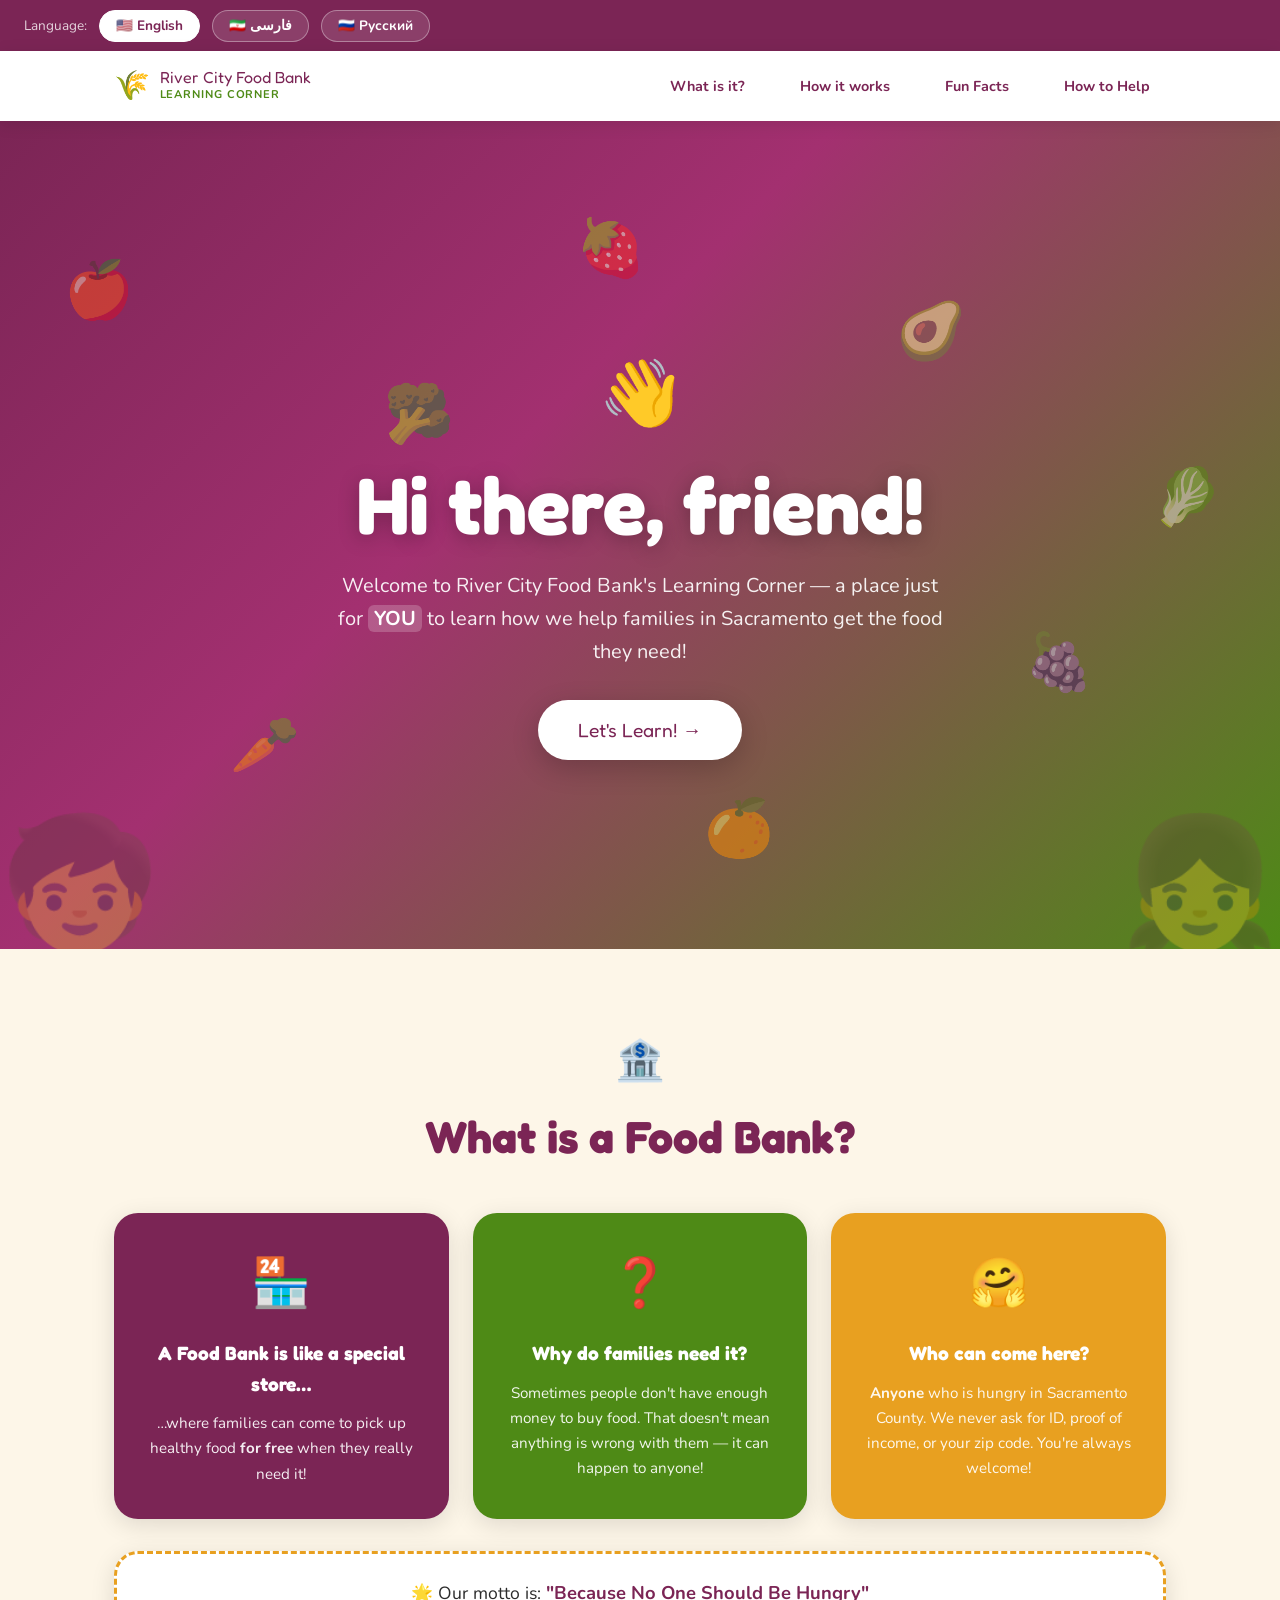
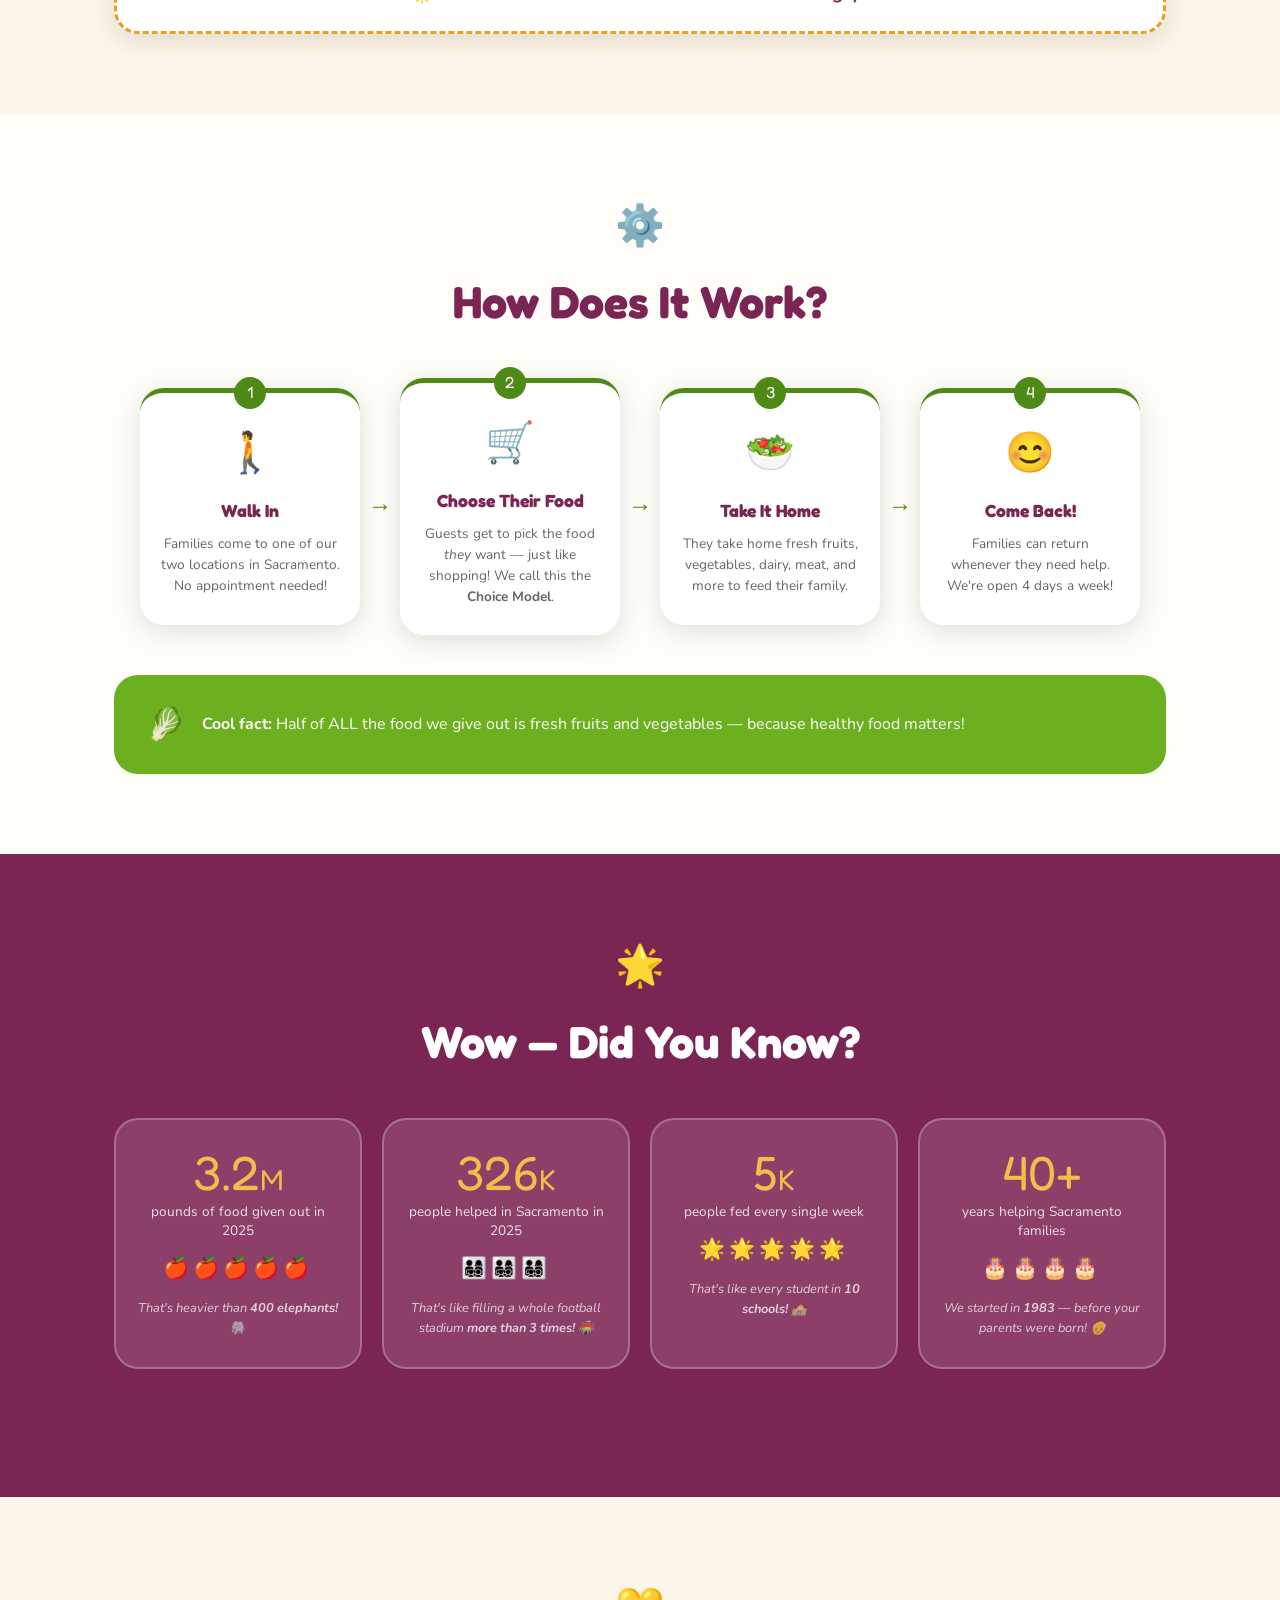
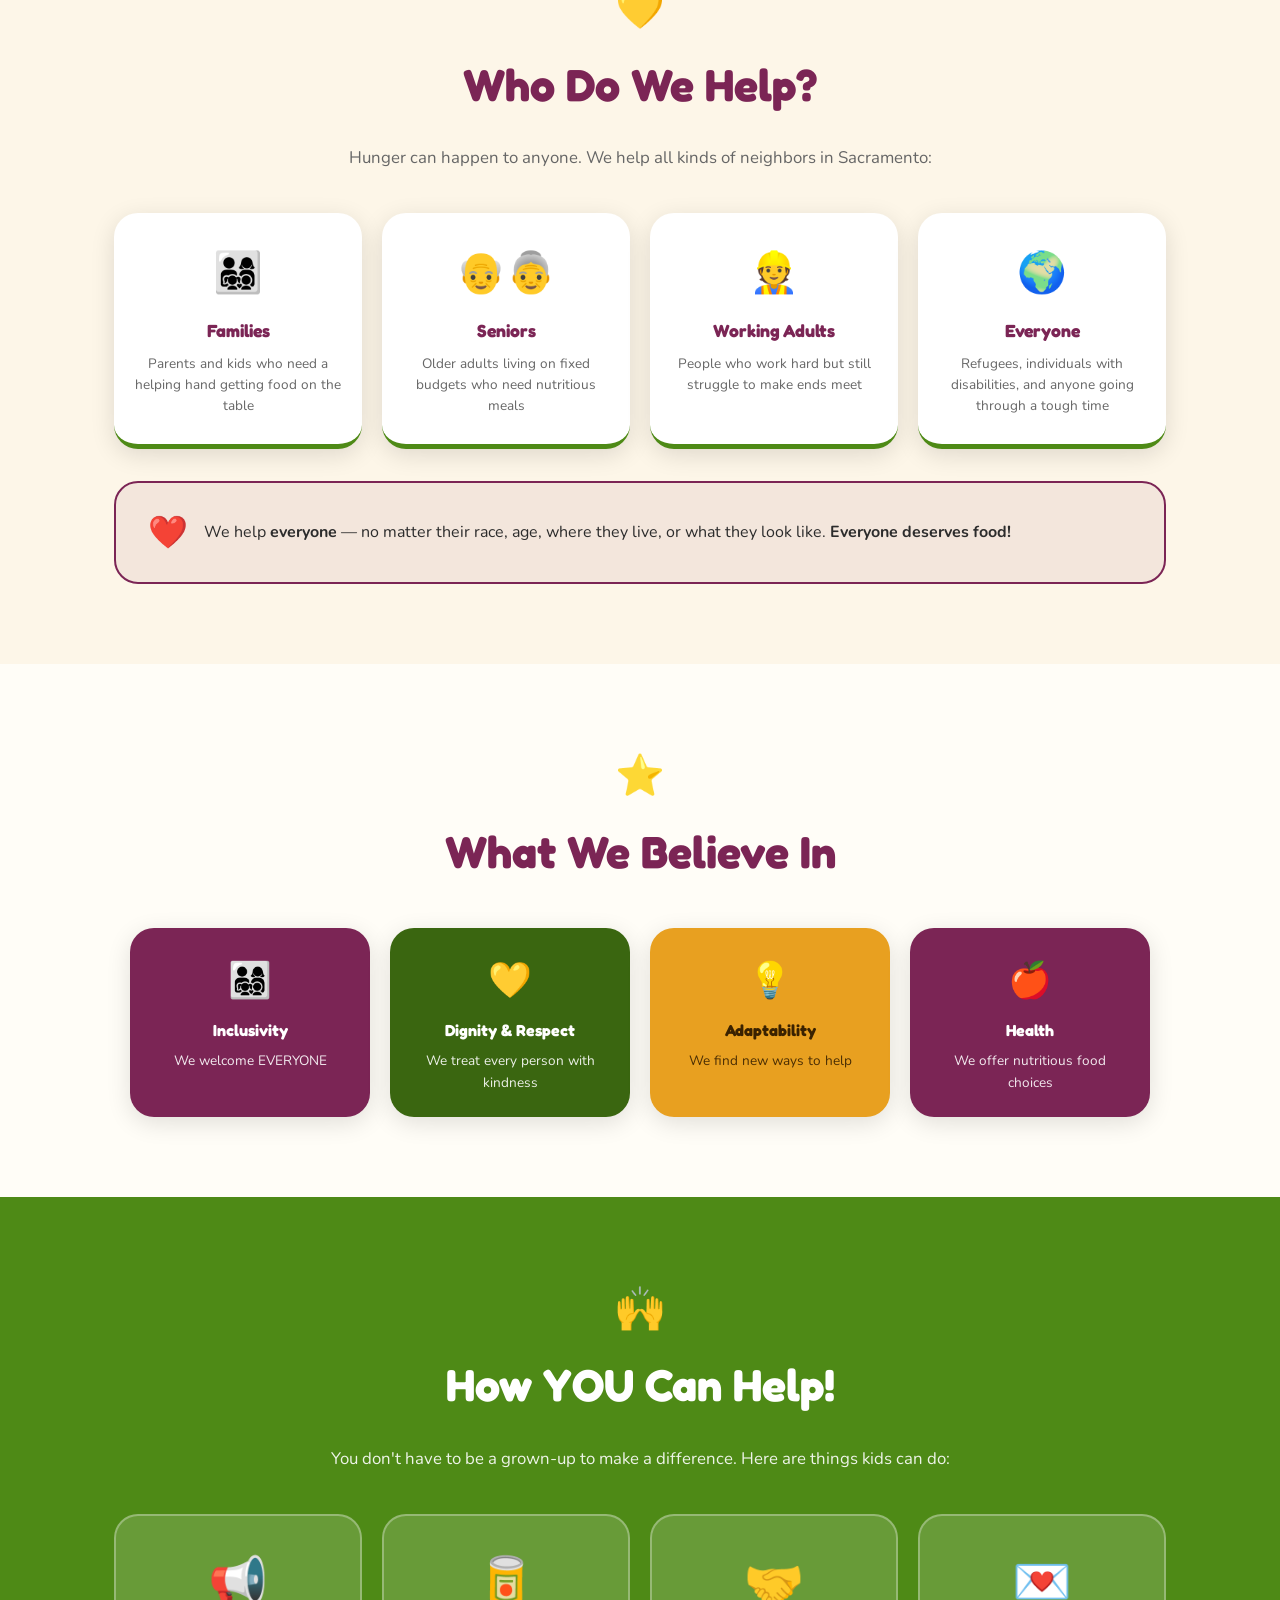
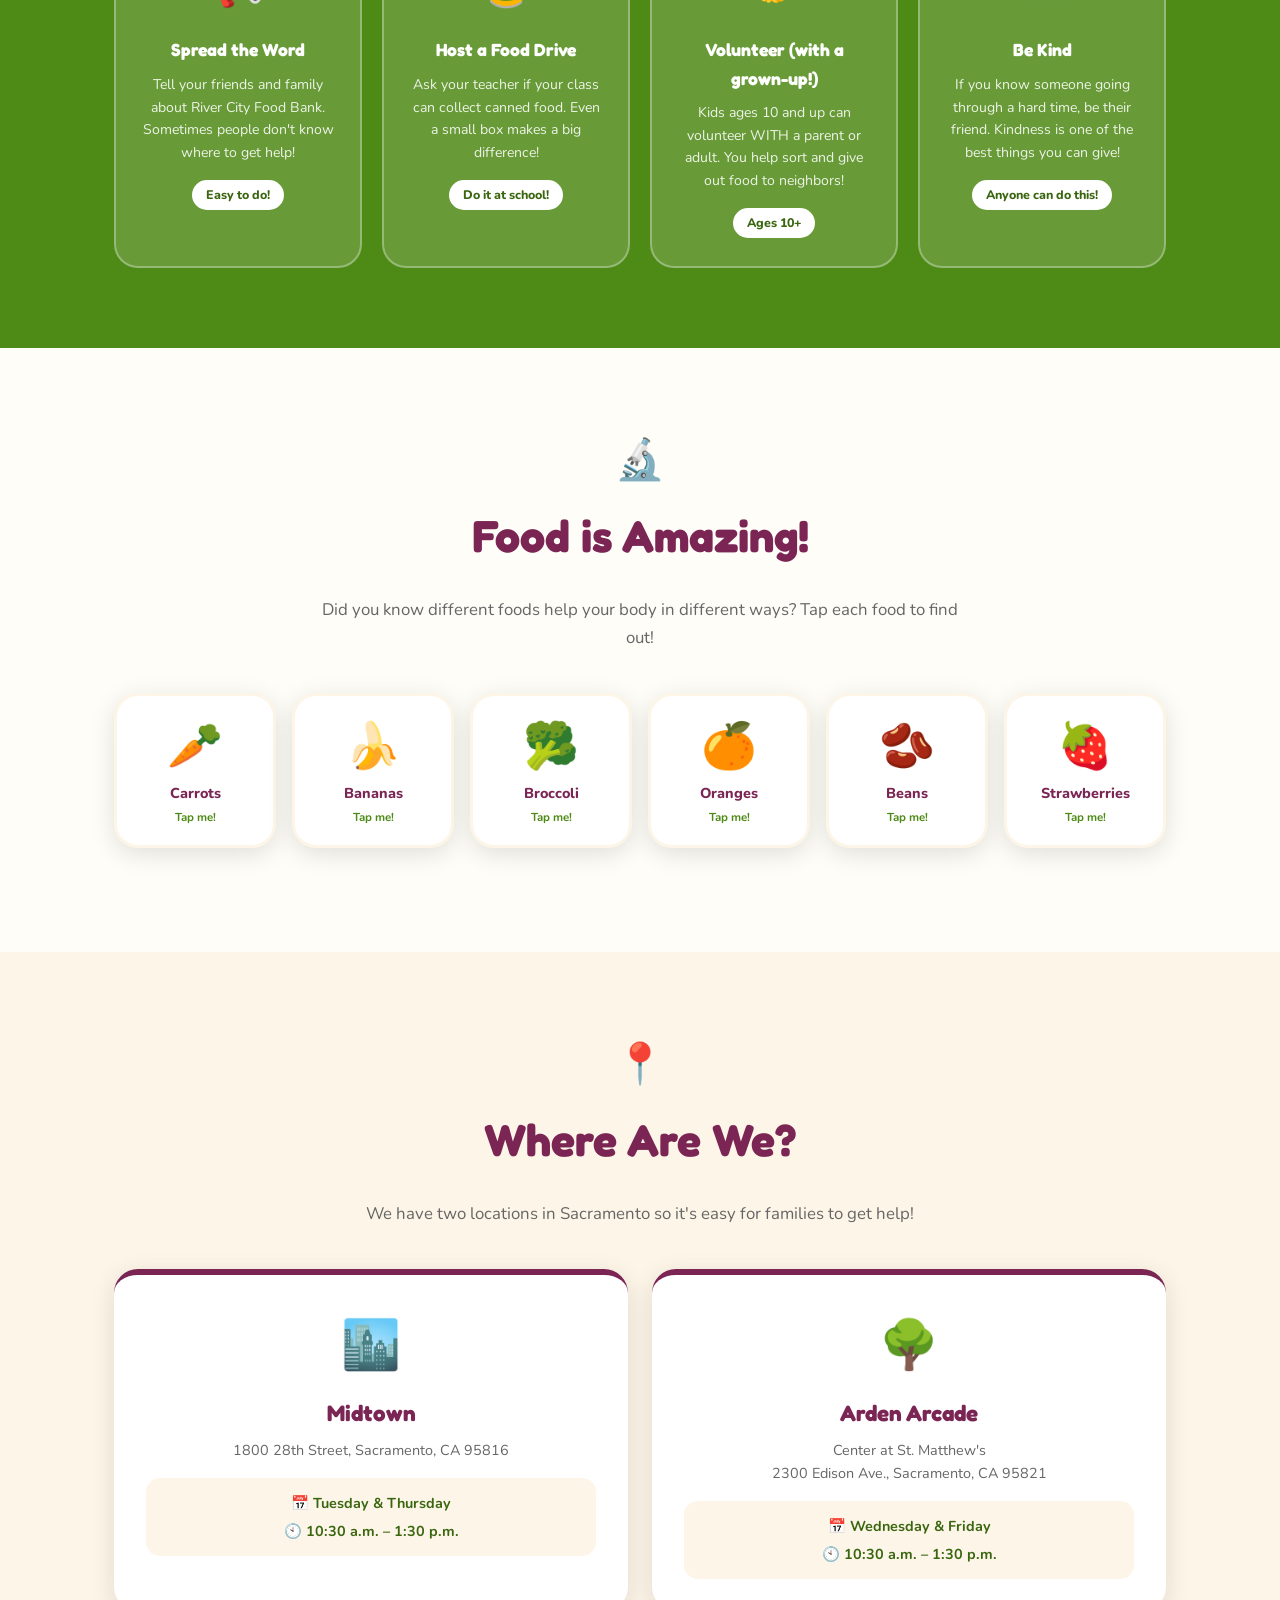
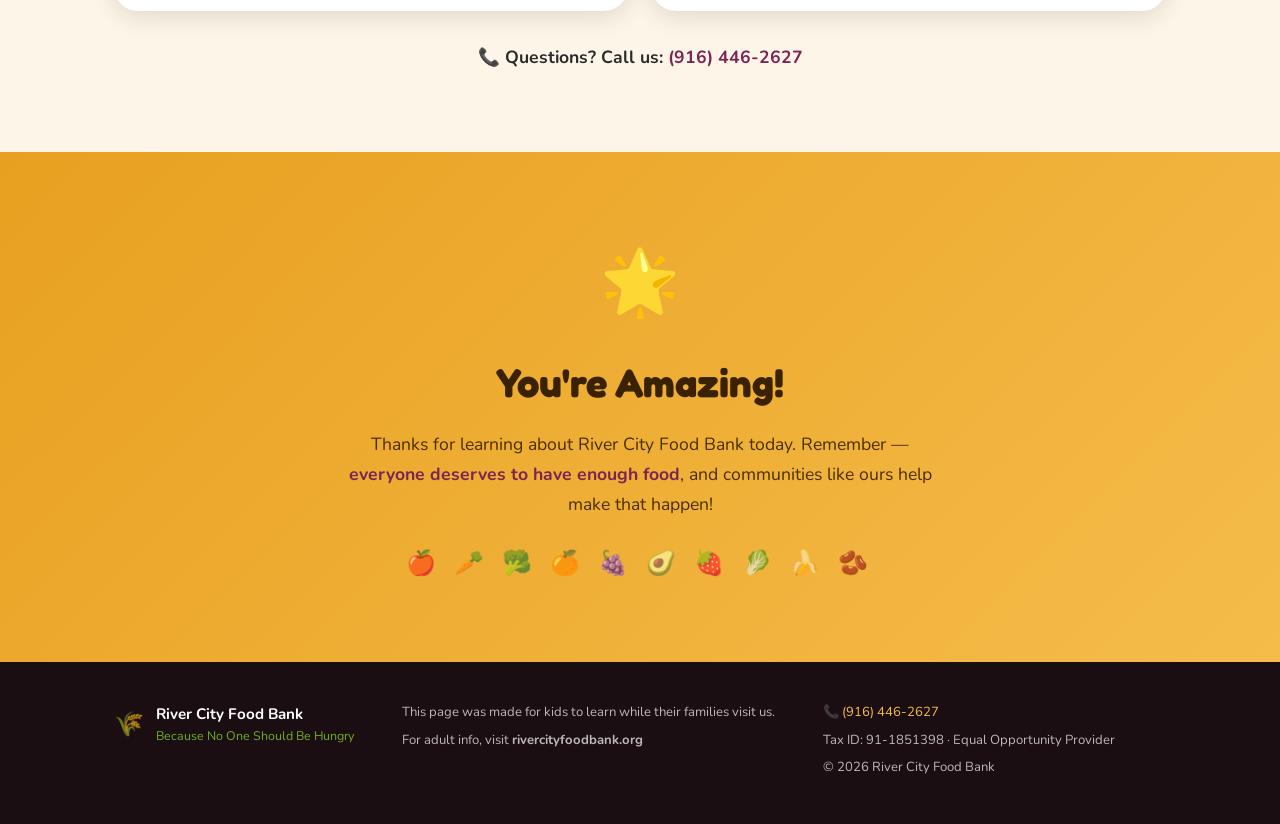
<file: rcfb/kids.html>
<!DOCTYPE html>
<html lang="en" dir="ltr">
<head>
  <meta charset="UTF-8" />
  <meta name="viewport" content="width=device-width, initial-scale=1.0" />
  <title>River City Food Bank — For Kids!</title>
  <link rel="preconnect" href="https://fonts.googleapis.com" />
  <link href="https://fonts.googleapis.com/css2?family=Nunito:wght@400;600;700;800;900&family=Fredoka+One&display=swap" rel="stylesheet" />
  <link rel="stylesheet" href="kids.css?v=4" />
  <style>
    .lang-bar{background:#7B2555;padding:.6rem 1.5rem;display:flex!important;align-items:center;gap:.75rem;flex-wrap:wrap;font-size:.85rem;color:rgba(255,255,255,.8);}
    .lang-btn{background:rgba(255,255,255,.12);border:1.5px solid rgba(255,255,255,.35);color:rgba(255,255,255,.85);font-family:'Nunito',sans-serif;font-size:.85rem;font-weight:700;padding:.35rem 1rem;border-radius:50px;cursor:pointer;}
    .lang-btn:hover{background:rgba(255,255,255,.25);color:#fff;}
    .lang-btn.active{background:#fff;color:#7B2555;border-color:#fff;}
  </style>
</head>
<body>

  <!-- ===== LANGUAGE BAR ===== -->
  <div class="lang-bar" style="background:#7B2555;padding:.6rem 1.5rem;display:flex;align-items:center;gap:.75rem;flex-wrap:wrap;">
    <span style="color:rgba(255,255,255,.8);font-size:.85rem;" data-i18n="lang_label">Language:</span>
    <button class="lang-btn active" data-lang="en" style="background:#fff;color:#7B2555;border:1.5px solid #fff;font-weight:700;padding:.35rem 1rem;border-radius:50px;cursor:pointer;">🇺🇸 English</button>
    <button class="lang-btn" data-lang="fa" style="background:rgba(255,255,255,.12);color:#fff;border:1.5px solid rgba(255,255,255,.35);font-weight:700;padding:.35rem 1rem;border-radius:50px;cursor:pointer;">🇮🇷 فارسی</button>
    <button class="lang-btn" data-lang="ru" style="background:rgba(255,255,255,.12);color:#fff;border:1.5px solid rgba(255,255,255,.35);font-weight:700;padding:.35rem 1rem;border-radius:50px;cursor:pointer;">🇷🇺 Русский</button>
  </div>

  <!-- ===== HEADER ===== -->
  <header class="header">
    <div class="header__inner">
      <div class="header__logo">
        <span class="header__emoji">🌾</span>
        <div>
          <span class="header__name">River City Food Bank</span>
          <span class="header__sub" data-i18n="header_sub">Learning Corner</span>
        </div>
      </div>
      <nav class="header__nav">
        <a href="#what"   data-i18n="nav_what">What is it?</a>
        <a href="#how"    data-i18n="nav_how">How it works</a>
        <a href="#facts"  data-i18n="nav_facts">Fun Facts</a>
        <a href="#help"   data-i18n="nav_help">How to Help</a>
      </nav>
    </div>
  </header>

  <!-- ===== HERO ===== -->
  <section class="hero" id="home">
    <div class="hero__bubbles" aria-hidden="true">
      <span>🍎</span><span>🥕</span><span>🥦</span><span>🍊</span>
      <span>🥑</span><span>🍇</span><span>🥬</span><span>🍓</span>
    </div>
    <div class="hero__content">
      <div class="hero__wave">👋</div>
      <h1 class="hero__title" data-i18n="hero_title">Hi there, friend!</h1>
      <p class="hero__text" data-i18n="hero_text">Welcome to River City Food Bank's Learning Corner — a place just for <strong>YOU</strong> to learn how we help families in Sacramento get the food they need!</p>
      <a href="#what" class="hero__btn" data-i18n="hero_btn">Let's Learn! →</a>
    </div>
    <div class="hero__characters" aria-hidden="true">
      <div class="hero__char hero__char--left">🧒</div>
      <div class="hero__char hero__char--right">👧</div>
    </div>
  </section>

  <!-- ===== WHAT IS A FOOD BANK ===== -->
  <section class="section section--tan" id="what">
    <div class="container">
      <div class="section__header">
        <span class="section__icon">🏦</span>
        <h2 class="section__title" data-i18n="what_title">What is a Food Bank?</h2>
      </div>
      <div class="explainer-cards">
        <div class="explainer-card explainer-card--maroon">
          <div class="explainer-card__emoji">🏪</div>
          <h3 data-i18n="what_card1_title">A Food Bank is like a special store…</h3>
          <p data-i18n="what_card1_text">…where families can come to pick up healthy food <strong>for free</strong> when they really need it!</p>
        </div>
        <div class="explainer-card explainer-card--green">
          <div class="explainer-card__emoji">❓</div>
          <h3 data-i18n="what_card2_title">Why do families need it?</h3>
          <p data-i18n="what_card2_text">Sometimes people don't have enough money to buy food. That doesn't mean anything is wrong with them — it can happen to anyone!</p>
        </div>
        <div class="explainer-card explainer-card--gold">
          <div class="explainer-card__emoji">🤗</div>
          <h3 data-i18n="what_card3_title">Who can come here?</h3>
          <p data-i18n="what_card3_text"><strong>Anyone</strong> who is hungry in Sacramento County. We never ask for ID, proof of income, or your zip code. You're always welcome!</p>
        </div>
      </div>
      <div class="quote-bubble">
        <p data-i18n="what_motto">🌟 Our motto is: <strong>"Because No One Should Be Hungry"</strong></p>
      </div>
    </div>
  </section>

  <!-- ===== HOW IT WORKS ===== -->
  <section class="section section--white" id="how">
    <div class="container">
      <div class="section__header">
        <span class="section__icon">⚙️</span>
        <h2 class="section__title" data-i18n="how_title">How Does It Work?</h2>
      </div>
      <div class="steps">
        <div class="step">
          <div class="step__number">1</div>
          <div class="step__icon">🚶</div>
          <h3 data-i18n="step1_title">Walk In</h3>
          <p data-i18n="step1_text">Families come to one of our two locations in Sacramento. No appointment needed!</p>
        </div>
        <div class="step__arrow">→</div>
        <div class="step">
          <div class="step__number">2</div>
          <div class="step__icon">🛒</div>
          <h3 data-i18n="step2_title">Choose Their Food</h3>
          <p data-i18n="step2_text">Guests get to pick the food <em>they</em> want — just like shopping! We call this the <strong>Choice Model</strong>.</p>
        </div>
        <div class="step__arrow">→</div>
        <div class="step">
          <div class="step__number">3</div>
          <div class="step__icon">🥗</div>
          <h3 data-i18n="step3_title">Take It Home</h3>
          <p data-i18n="step3_text">They take home fresh fruits, vegetables, dairy, meat, and more to feed their family.</p>
        </div>
        <div class="step__arrow">→</div>
        <div class="step">
          <div class="step__number">4</div>
          <div class="step__icon">😊</div>
          <h3 data-i18n="step4_title">Come Back!</h3>
          <p data-i18n="step4_text">Families can return whenever they need help. We're open 4 days a week!</p>
        </div>
      </div>
      <div class="callout callout--green">
        <span class="callout__icon">🥬</span>
        <p data-i18n="how_callout"><strong>Cool fact:</strong> Half of ALL the food we give out is fresh fruits and vegetables — because healthy food matters!</p>
      </div>
    </div>
  </section>

  <!-- ===== FUN FACTS ===== -->
  <section class="section section--maroon" id="facts">
    <div class="container">
      <div class="section__header section__header--light">
        <span class="section__icon">🌟</span>
        <h2 class="section__title section__title--light" data-i18n="facts_title">Wow — Did You Know?</h2>
      </div>
      <div class="facts-grid">
        <div class="fact-card">
          <div class="fact-card__num">3.2<span>M</span></div>
          <div class="fact-card__label" data-i18n="fact1_label">pounds of food given out in 2025</div>
          <div class="fact-card__visual">🍎🍎🍎🍎🍎</div>
          <p class="fact-card__explain" data-i18n="fact1_explain">That's heavier than <strong>400 elephants!</strong> 🐘</p>
        </div>
        <div class="fact-card">
          <div class="fact-card__num">326<span>K</span></div>
          <div class="fact-card__label" data-i18n="fact2_label">people helped in Sacramento in 2025</div>
          <div class="fact-card__visual">👨‍👩‍👧‍👦👨‍👩‍👧‍👦👨‍👩‍👧‍👦</div>
          <p class="fact-card__explain" data-i18n="fact2_explain">That's like filling a whole football stadium <strong>more than 3 times!</strong> 🏟️</p>
        </div>
        <div class="fact-card">
          <div class="fact-card__num">5<span>K</span></div>
          <div class="fact-card__label" data-i18n="fact3_label">people fed every single week</div>
          <div class="fact-card__visual">🌟🌟🌟🌟🌟</div>
          <p class="fact-card__explain" data-i18n="fact3_explain">That's like every student in <strong>10 schools!</strong> 🏫</p>
        </div>
        <div class="fact-card">
          <div class="fact-card__num">40+</div>
          <div class="fact-card__label" data-i18n="fact4_label">years helping Sacramento families</div>
          <div class="fact-card__visual">🎂🎂🎂🎂</div>
          <p class="fact-card__explain" data-i18n="fact4_explain">We started in <strong>1983</strong> — before your parents were born! 👴</p>
        </div>
      </div>
    </div>
  </section>

  <!-- ===== WHO WE HELP ===== -->
  <section class="section section--tan" id="who">
    <div class="container">
      <div class="section__header">
        <span class="section__icon">💛</span>
        <h2 class="section__title" data-i18n="who_title">Who Do We Help?</h2>
      </div>
      <p class="section__intro" data-i18n="who_intro">Hunger can happen to anyone. We help all kinds of neighbors in Sacramento:</p>
      <div class="who-grid">
        <div class="who-card">
          <div class="who-card__emoji">👨‍👩‍👧‍👦</div>
          <h3 data-i18n="who1_title">Families</h3>
          <p data-i18n="who1_text">Parents and kids who need a helping hand getting food on the table</p>
        </div>
        <div class="who-card">
          <div class="who-card__emoji">👴👵</div>
          <h3 data-i18n="who2_title">Seniors</h3>
          <p data-i18n="who2_text">Older adults living on fixed budgets who need nutritious meals</p>
        </div>
        <div class="who-card">
          <div class="who-card__emoji">👷</div>
          <h3 data-i18n="who3_title">Working Adults</h3>
          <p data-i18n="who3_text">People who work hard but still struggle to make ends meet</p>
        </div>
        <div class="who-card">
          <div class="who-card__emoji">🌍</div>
          <h3 data-i18n="who4_title">Everyone</h3>
          <p data-i18n="who4_text">Refugees, individuals with disabilities, and anyone going through a tough time</p>
        </div>
      </div>
      <div class="callout callout--maroon">
        <span class="callout__icon">❤️</span>
        <p data-i18n="who_callout">We help <strong>everyone</strong> — no matter their race, age, where they live, or what they look like. <strong>Everyone deserves food!</strong></p>
      </div>
    </div>
  </section>

  <!-- ===== OUR VALUES ===== -->
  <section class="section section--white">
    <div class="container">
      <div class="section__header">
        <span class="section__icon">⭐</span>
        <h2 class="section__title" data-i18n="values_title">What We Believe In</h2>
      </div>
      <div class="values-row">
        <div class="value-badge value-badge--maroon">
          <span>👨‍👩‍👧‍👦</span>
          <strong data-i18n="val1_title">Inclusivity</strong>
          <p data-i18n="val1_text">We welcome EVERYONE</p>
        </div>
        <div class="value-badge value-badge--green">
          <span>💛</span>
          <strong data-i18n="val2_title">Dignity & Respect</strong>
          <p data-i18n="val2_text">We treat every person with kindness</p>
        </div>
        <div class="value-badge value-badge--gold">
          <span>💡</span>
          <strong data-i18n="val3_title">Adaptability</strong>
          <p data-i18n="val3_text">We find new ways to help</p>
        </div>
        <div class="value-badge value-badge--maroon">
          <span>🍎</span>
          <strong data-i18n="val4_title">Health</strong>
          <p data-i18n="val4_text">We offer nutritious food choices</p>
        </div>
      </div>
    </div>
  </section>

  <!-- ===== HOW KIDS CAN HELP ===== -->
  <section class="section section--green" id="help">
    <div class="container">
      <div class="section__header section__header--light">
        <span class="section__icon">🙌</span>
        <h2 class="section__title section__title--light" data-i18n="help_title">How YOU Can Help!</h2>
      </div>
      <p class="section__intro section__intro--light" data-i18n="help_intro">You don't have to be a grown-up to make a difference. Here are things kids can do:</p>
      <div class="help-cards">
        <div class="help-card">
          <div class="help-card__emoji">📢</div>
          <h3 data-i18n="help1_title">Spread the Word</h3>
          <p data-i18n="help1_text">Tell your friends and family about River City Food Bank. Sometimes people don't know where to get help!</p>
          <div class="help-card__badge" data-i18n="help1_badge">Easy to do!</div>
        </div>
        <div class="help-card">
          <div class="help-card__emoji">🥫</div>
          <h3 data-i18n="help2_title">Host a Food Drive</h3>
          <p data-i18n="help2_text">Ask your teacher if your class can collect canned food. Even a small box makes a big difference!</p>
          <div class="help-card__badge" data-i18n="help2_badge">Do it at school!</div>
        </div>
        <div class="help-card">
          <div class="help-card__emoji">🤝</div>
          <h3 data-i18n="help3_title">Volunteer (with a grown-up!)</h3>
          <p data-i18n="help3_text">Kids ages 10 and up can volunteer WITH a parent or adult. You help sort and give out food to neighbors!</p>
          <div class="help-card__badge" data-i18n="help3_badge">Ages 10+</div>
        </div>
        <div class="help-card">
          <div class="help-card__emoji">💌</div>
          <h3 data-i18n="help4_title">Be Kind</h3>
          <p data-i18n="help4_text">If you know someone going through a hard time, be their friend. Kindness is one of the best things you can give!</p>
          <div class="help-card__badge" data-i18n="help4_badge">Anyone can do this!</div>
        </div>
      </div>
    </div>
  </section>

  <!-- ===== FOOD SCIENCE FUN ===== -->
  <section class="section section--white">
    <div class="container">
      <div class="section__header">
        <span class="section__icon">🔬</span>
        <h2 class="section__title" data-i18n="food_title">Food is Amazing!</h2>
      </div>
      <p class="section__intro" data-i18n="food_intro">Did you know different foods help your body in different ways? Tap each food to find out!</p>
      <div class="food-facts-grid">
        <button class="food-fact" data-key="food_carrot">
          <span class="food-fact__emoji">🥕</span>
          <span class="food-fact__name" data-i18n="food_carrot_name">Carrots</span>
          <span class="food-fact__tap" data-i18n="food_tap">Tap me!</span>
        </button>
        <button class="food-fact" data-key="food_banana">
          <span class="food-fact__emoji">🍌</span>
          <span class="food-fact__name" data-i18n="food_banana_name">Bananas</span>
          <span class="food-fact__tap" data-i18n="food_tap">Tap me!</span>
        </button>
        <button class="food-fact" data-key="food_broccoli">
          <span class="food-fact__emoji">🥦</span>
          <span class="food-fact__name" data-i18n="food_broccoli_name">Broccoli</span>
          <span class="food-fact__tap" data-i18n="food_tap">Tap me!</span>
        </button>
        <button class="food-fact" data-key="food_orange">
          <span class="food-fact__emoji">🍊</span>
          <span class="food-fact__name" data-i18n="food_orange_name">Oranges</span>
          <span class="food-fact__tap" data-i18n="food_tap">Tap me!</span>
        </button>
        <button class="food-fact" data-key="food_beans">
          <span class="food-fact__emoji">🫘</span>
          <span class="food-fact__name" data-i18n="food_beans_name">Beans</span>
          <span class="food-fact__tap" data-i18n="food_tap">Tap me!</span>
        </button>
        <button class="food-fact" data-key="food_strawberry">
          <span class="food-fact__emoji">🍓</span>
          <span class="food-fact__name" data-i18n="food_strawberry_name">Strawberries</span>
          <span class="food-fact__tap" data-i18n="food_tap">Tap me!</span>
        </button>
      </div>
      <div class="food-fact-popup" id="foodFactPopup"></div>
    </div>
  </section>

  <!-- ===== WHERE TO FIND US ===== -->
  <section class="section section--tan">
    <div class="container">
      <div class="section__header">
        <span class="section__icon">📍</span>
        <h2 class="section__title" data-i18n="loc_title">Where Are We?</h2>
      </div>
      <p class="section__intro" data-i18n="loc_intro">We have two locations in Sacramento so it's easy for families to get help!</p>
      <div class="locations">
        <div class="location-card">
          <div class="location-card__icon">🏙️</div>
          <h3 data-i18n="loc1_name">Midtown</h3>
          <p class="location-card__address">1800 28th Street, Sacramento, CA 95816</p>
          <div class="location-card__hours">
            <span data-i18n="loc1_days">📅 Tuesday & Thursday</span>
            <span data-i18n="loc_time">🕙 10:30 a.m. – 1:30 p.m.</span>
          </div>
        </div>
        <div class="location-card">
          <div class="location-card__icon">🌳</div>
          <h3 data-i18n="loc2_name">Arden Arcade</h3>
          <p class="location-card__address">Center at St. Matthew's<br>2300 Edison Ave., Sacramento, CA 95821</p>
          <div class="location-card__hours">
            <span data-i18n="loc2_days">📅 Wednesday & Friday</span>
            <span data-i18n="loc_time">🕙 10:30 a.m. – 1:30 p.m.</span>
          </div>
        </div>
      </div>
      <div class="contact-info">
        <p data-i18n="loc_phone">📞 Questions? Call us: <a href="tel:9164462627"><strong>(916) 446-2627</strong></a></p>
      </div>
    </div>
  </section>

  <!-- ===== CLOSING ===== -->
  <section class="closing">
    <div class="closing__content">
      <div class="closing__emoji">🌟</div>
      <h2 data-i18n="closing_title">You're Amazing!</h2>
      <p data-i18n="closing_text">Thanks for learning about River City Food Bank today. Remember — <strong>everyone deserves to have enough food</strong>, and communities like ours help make that happen!</p>
      <div class="closing__emojis" aria-hidden="true">🍎 🥕 🥦 🍊 🍇 🥑 🍓 🥬 🍌 🫘</div>
    </div>
  </section>

  <!-- ===== FOOTER ===== -->
  <footer class="footer">
    <div class="footer__inner">
      <div class="footer__logo">
        <span>🌾</span>
        <div>
          <strong>River City Food Bank</strong>
          <span data-i18n="footer_motto">Because No One Should Be Hungry</span>
        </div>
      </div>
      <div class="footer__links">
        <p data-i18n="footer_note">This page was made for kids to learn while their families visit us.</p>
        <p data-i18n="footer_adult">For adult info, visit <strong>rivercityfoodbank.org</strong></p>
      </div>
      <div class="footer__contact">
        <p>📞 <a href="tel:9164462627">(916) 446-2627</a></p>
        <p data-i18n="footer_legal">Tax ID: 91-1851398 · Equal Opportunity Provider</p>
        <p>© 2026 River City Food Bank</p>
      </div>
    </div>
  </footer>

  <script src="kids.js?v=3"></script>
</body>
</html>
</file>
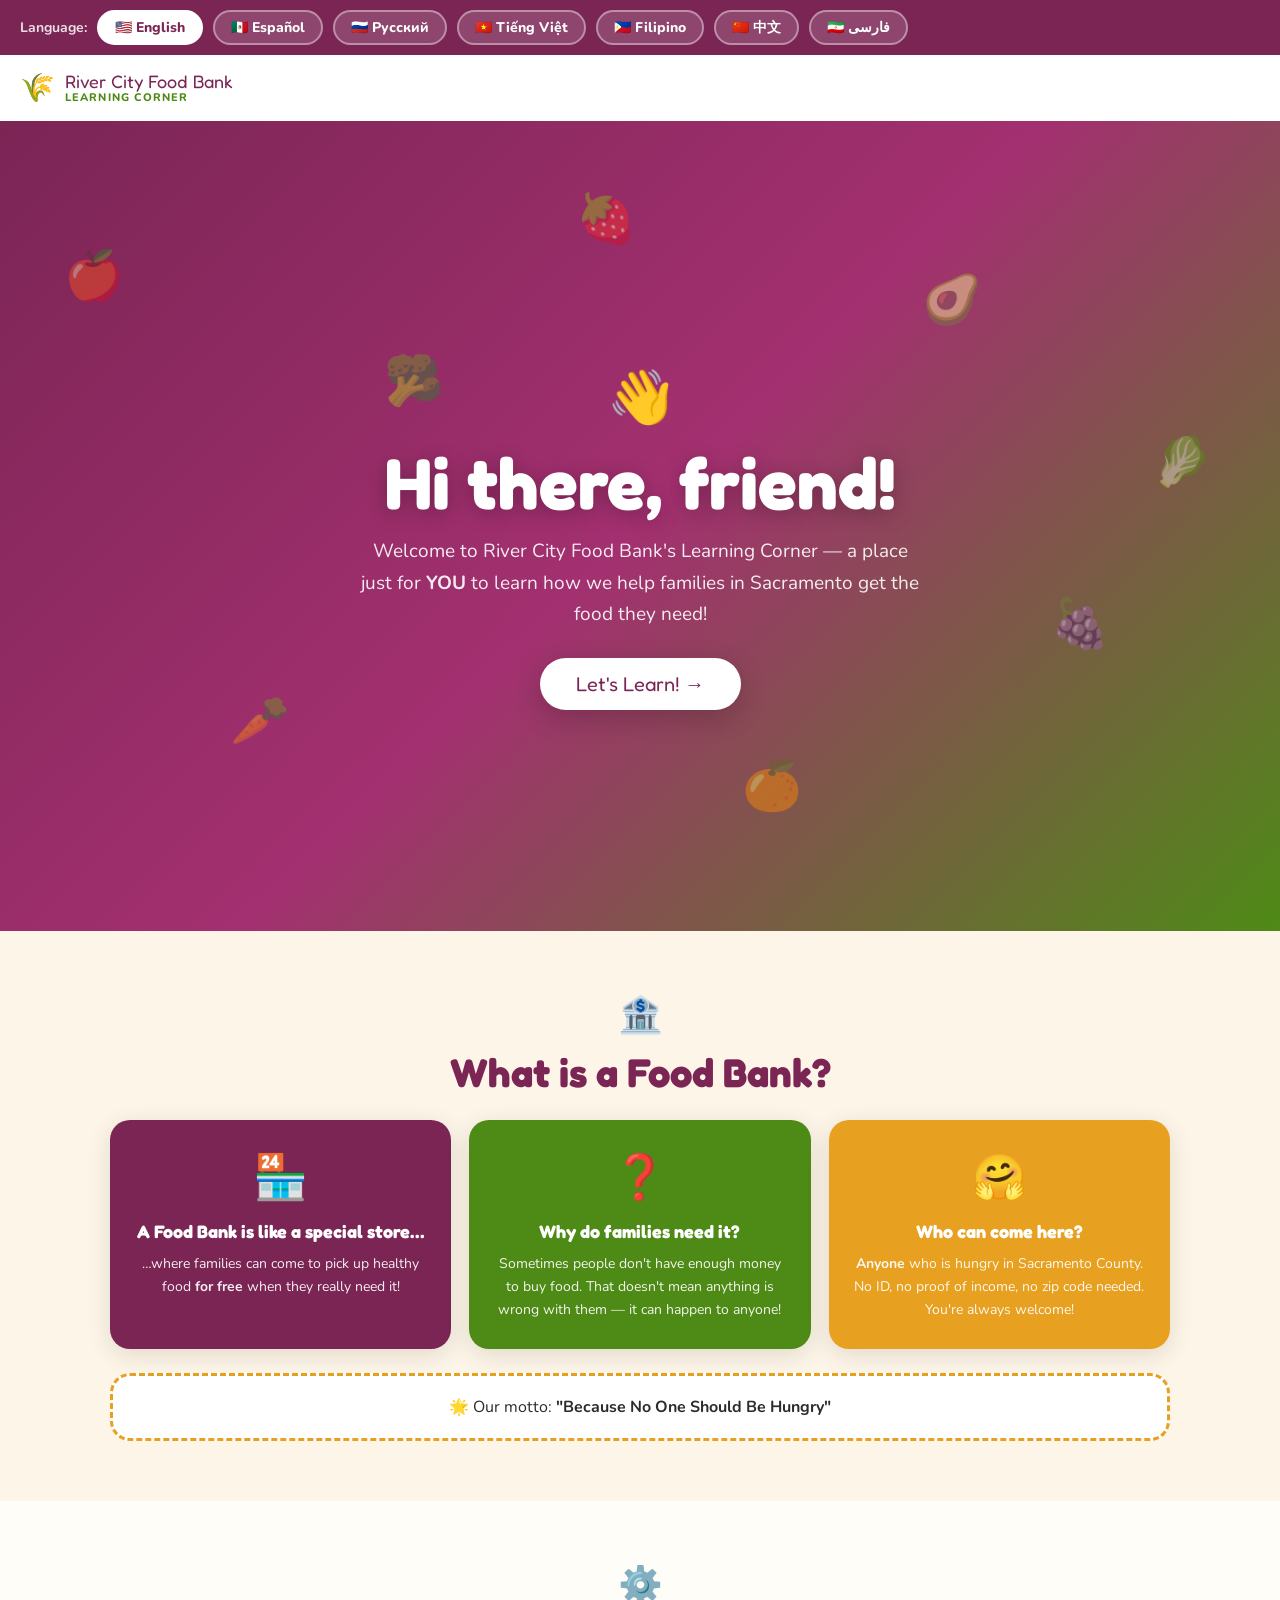
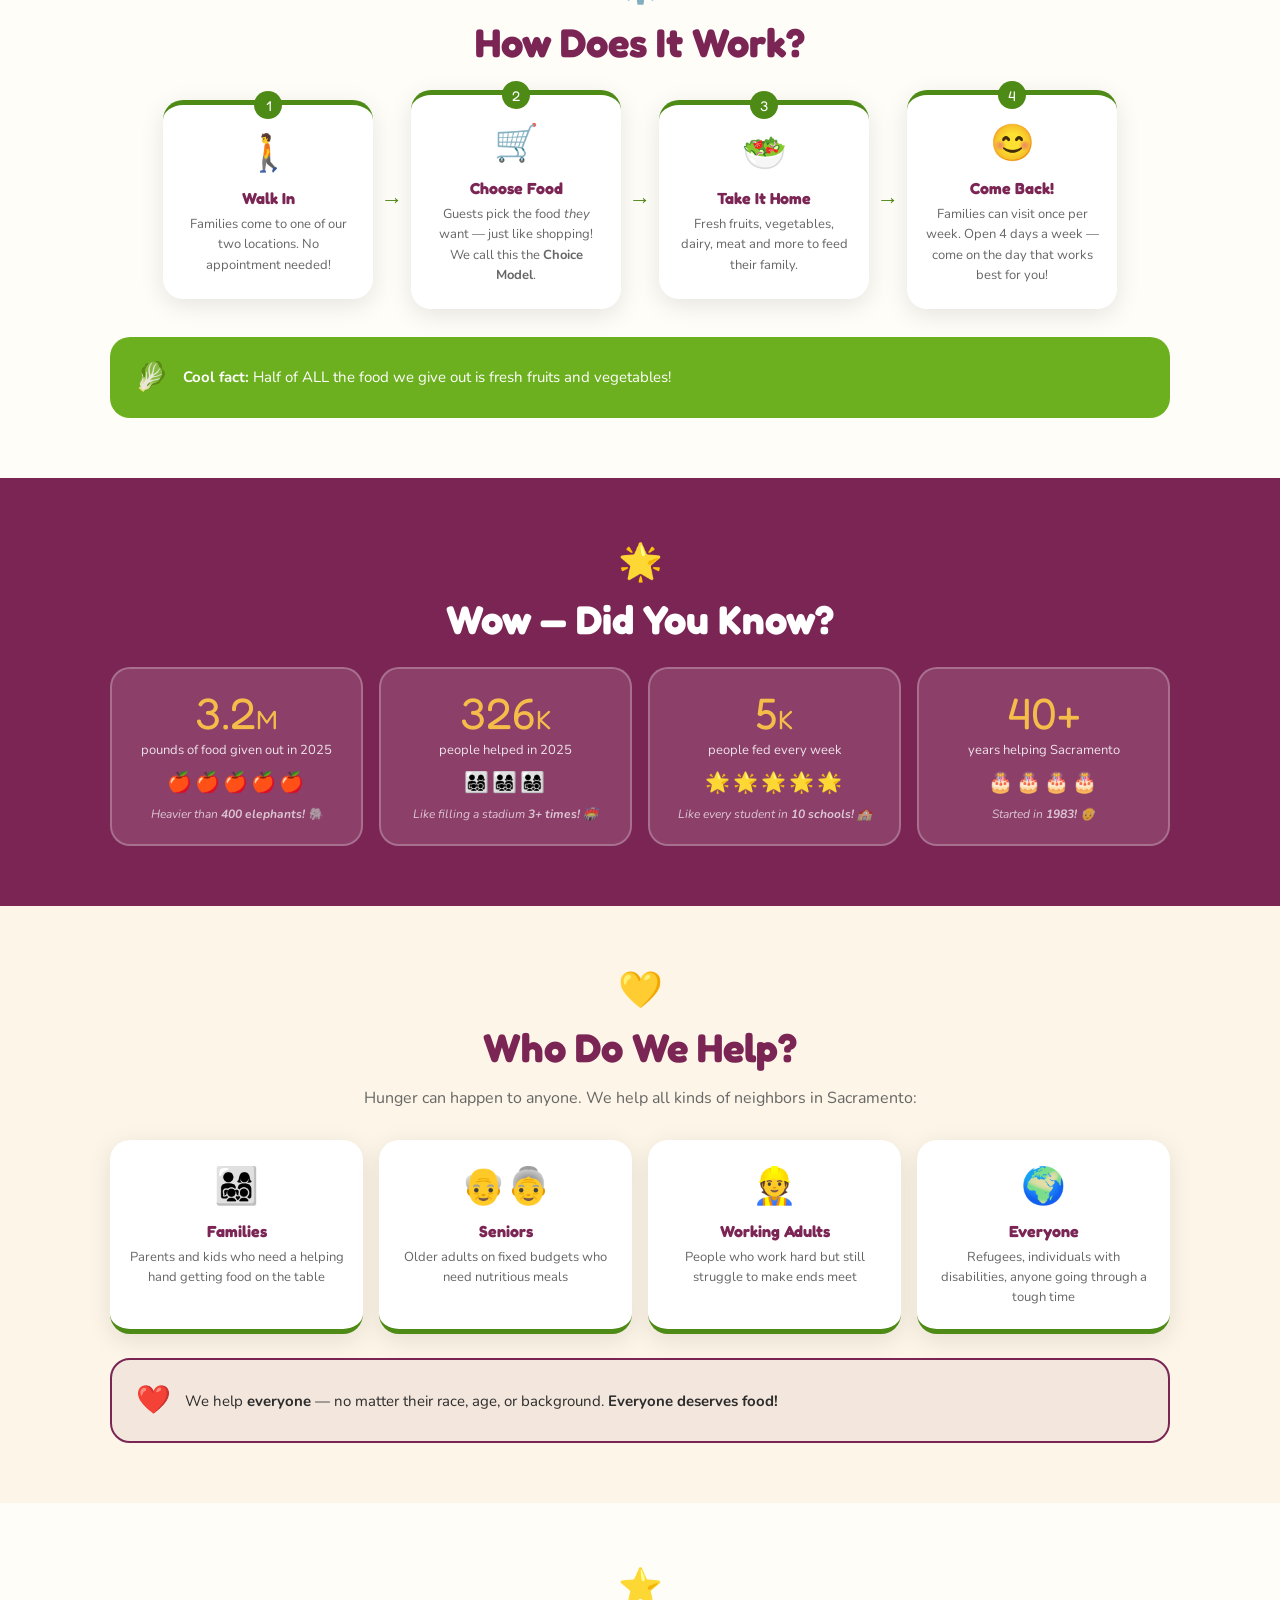
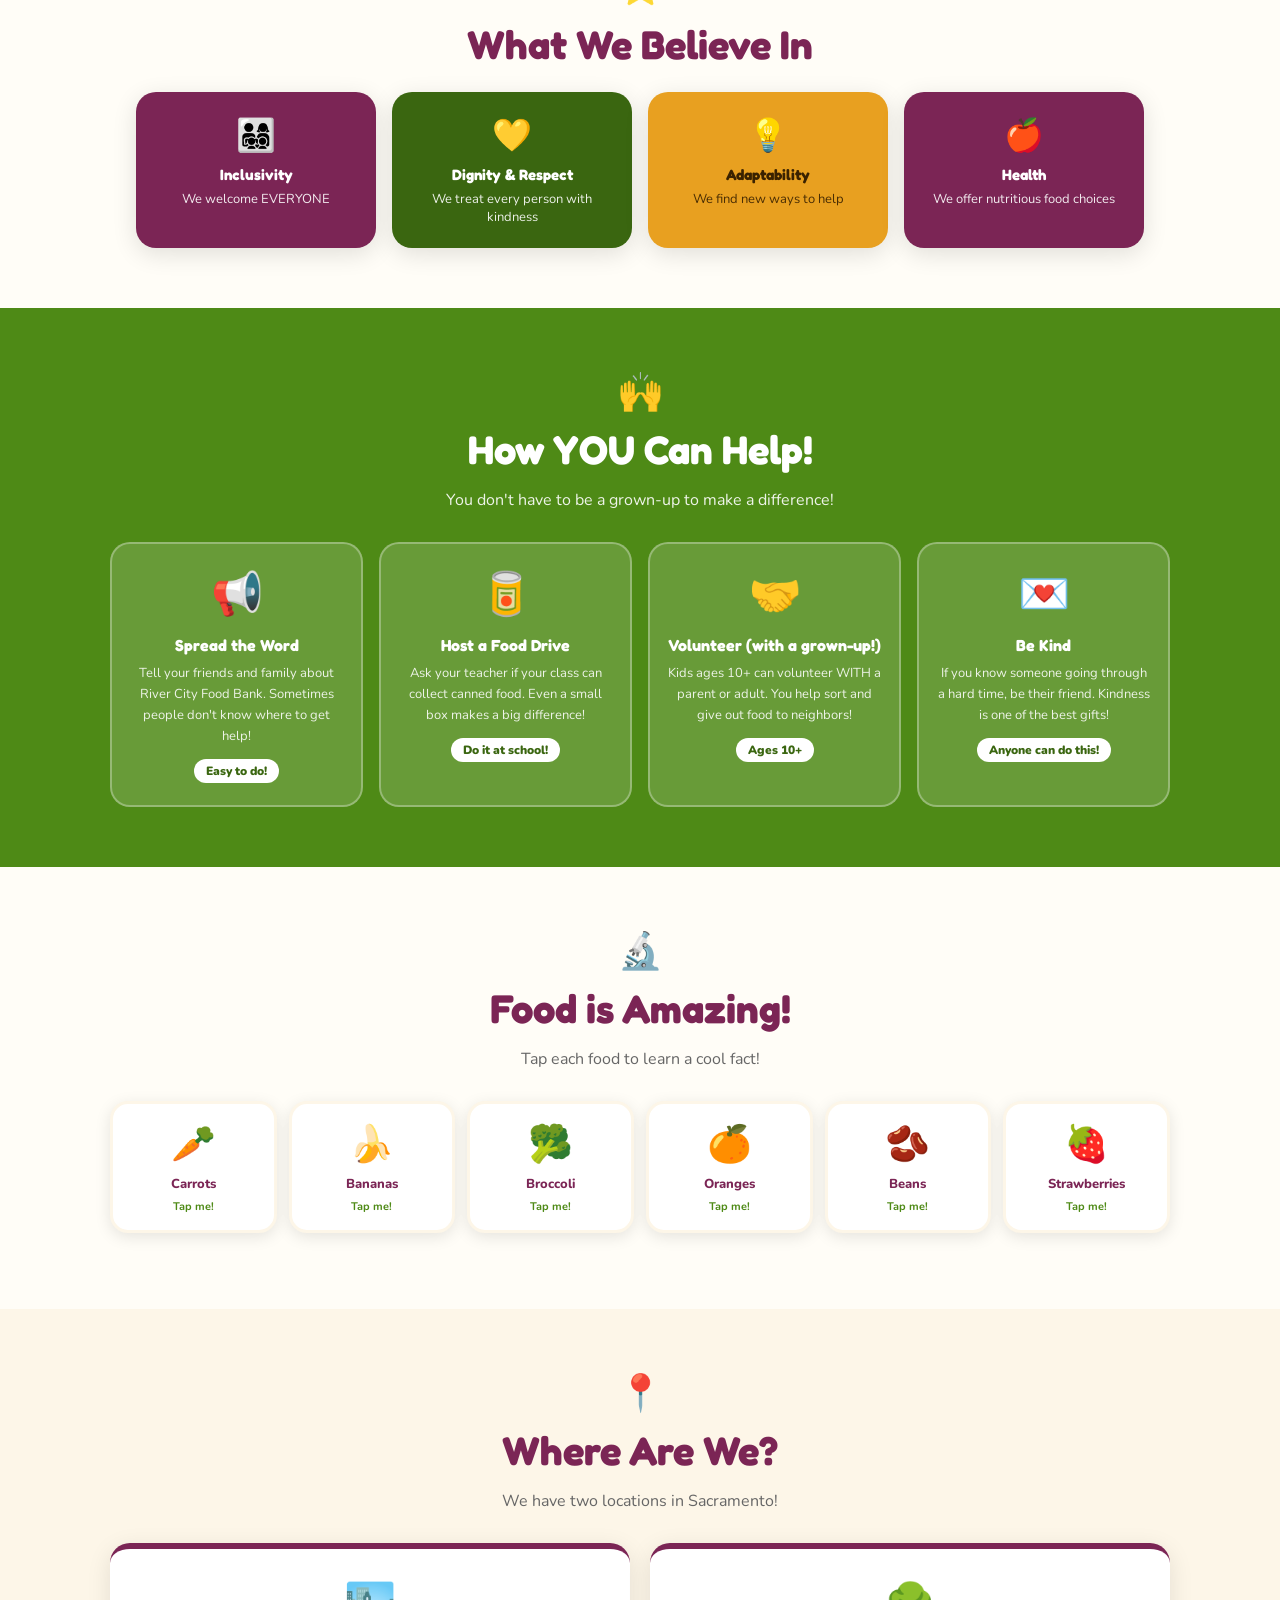
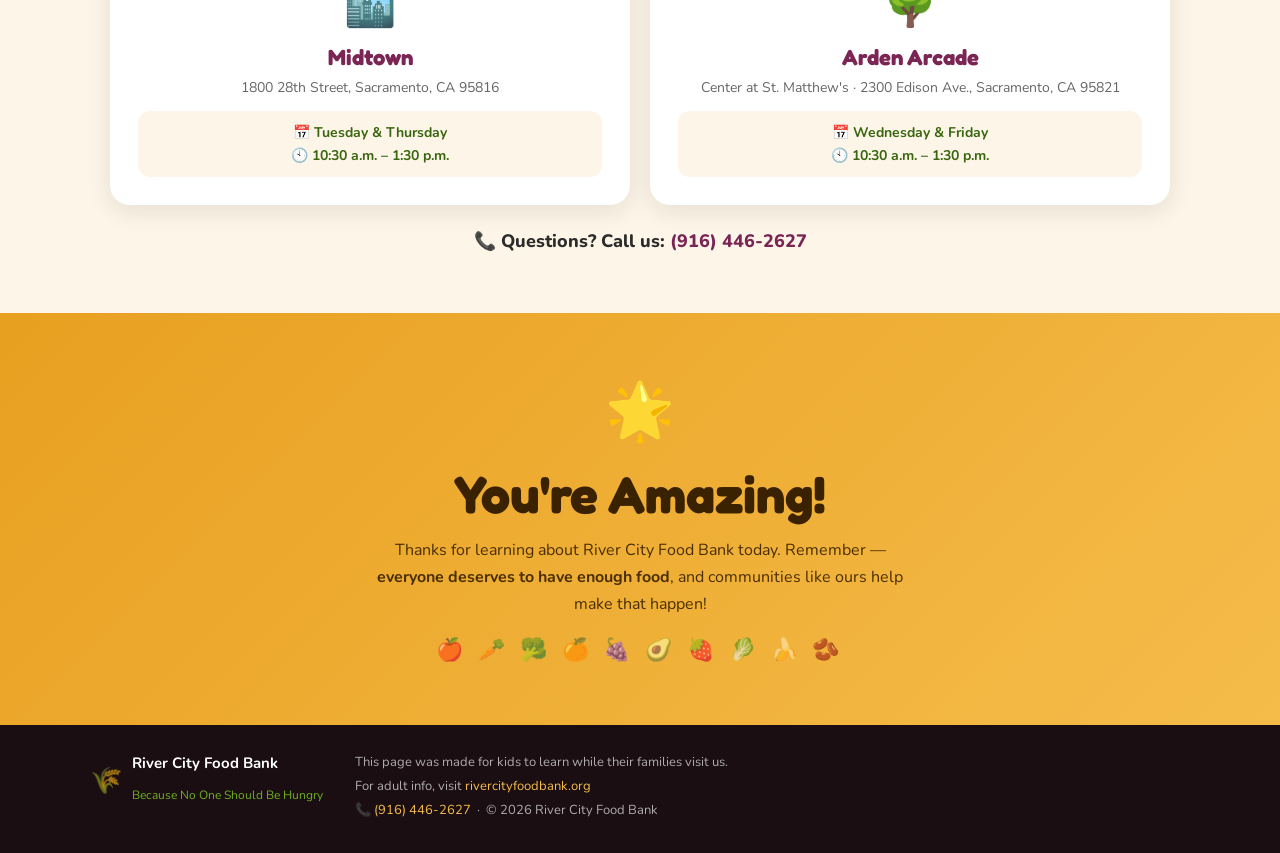
<file: rcfb/learn.html>
<!DOCTYPE html><!-- v7langs -->
<html lang="en" dir="ltr">
<head>
<meta charset="UTF-8"/>
<meta name="viewport" content="width=device-width, initial-scale=1.0"/>
<title>River City Food Bank — Kids Learning Page</title>
<link href="https://fonts.googleapis.com/css2?family=Nunito:wght@400;700;800;900&family=Fredoka+One&display=swap" rel="stylesheet"/>
<style>
:root{--maroon:#7B2555;--green:#4E8A16;--gold:#E8A020;--tan:#FDF6E8;--white:#FFFDF7;}
*,*::before,*::after{box-sizing:border-box;margin:0;padding:0;}
html{scroll-behavior:smooth;}
body{font-family:'Nunito',sans-serif;background:var(--white);color:#2c2c2c;overflow-x:hidden;}
a{color:inherit;text-decoration:none;}

/* LANG BAR */
#lang-bar{
  position:sticky;top:0;z-index:999;
  background:#7B2555;
  padding:10px 20px;
  display:flex;align-items:center;gap:10px;flex-wrap:wrap;
}
#lang-bar span{color:rgba(255,255,255,.85);font-weight:700;font-size:14px;}
.lb{
  background:rgba(255,255,255,.15);
  border:2px solid rgba(255,255,255,.4);
  color:#fff;font-family:'Nunito',sans-serif;
  font-weight:800;font-size:14px;
  padding:6px 16px;border-radius:50px;cursor:pointer;
  transition:.2s;
}
.lb:hover{background:rgba(255,255,255,.28);}
.lb.on{background:#fff;color:#7B2555;border-color:#fff;}

/* HEADER */
.hdr{background:#fff;padding:14px 20px;display:flex;align-items:center;gap:10px;box-shadow:0 2px 12px rgba(0,0,0,.08);}
.hdr-icon{font-size:28px;}
.hdr-name{font-family:'Fredoka One',sans-serif;font-size:18px;color:#7B2555;line-height:1;}
.hdr-sub{font-size:11px;font-weight:800;letter-spacing:.1em;text-transform:uppercase;color:#4E8A16;}

/* HERO */
.hero{
  min-height:90vh;display:flex;flex-direction:column;
  align-items:center;justify-content:center;text-align:center;
  padding:60px 24px 40px;
  background:linear-gradient(135deg,#7B2555 0%,#A33070 50%,#4E8A16 100%);
  position:relative;overflow:hidden;
}
.bubbles{position:absolute;inset:0;pointer-events:none;}
.bubbles span{position:absolute;font-size:clamp(24px,6vw,48px);animation:bob linear infinite;opacity:.45;}
.bubbles span:nth-child(1){left:5%;top:15%;animation-duration:8s;}
.bubbles span:nth-child(2){left:18%;top:70%;animation-duration:10s;animation-delay:1s;}
.bubbles span:nth-child(3){left:30%;top:28%;animation-duration:7s;animation-delay:2s;}
.bubbles span:nth-child(4){left:58%;top:78%;animation-duration:9s;animation-delay:.5s;}
.bubbles span:nth-child(5){left:72%;top:18%;animation-duration:11s;animation-delay:3s;}
.bubbles span:nth-child(6){left:82%;top:58%;animation-duration:6s;animation-delay:1.5s;}
.bubbles span:nth-child(7){left:90%;top:38%;animation-duration:8s;animation-delay:4s;}
.bubbles span:nth-child(8){left:45%;top:8%;animation-duration:12s;animation-delay:2.5s;}
@keyframes bob{0%,100%{transform:translateY(0);}50%{transform:translateY(-28px);}}
.wave{font-size:52px;animation:wv 1.6s infinite;display:inline-block;margin-bottom:12px;}
@keyframes wv{0%,100%{transform:rotate(0);}25%{transform:rotate(20deg);}75%{transform:rotate(-10deg);}}
.hero h1{font-family:'Fredoka One',sans-serif;font-size:clamp(42px,12vw,72px);color:#fff;line-height:1.05;margin-bottom:16px;position:relative;z-index:2;text-shadow:0 4px 20px rgba(0,0,0,.25);}
.hero p{font-size:clamp(15px,4vw,19px);color:rgba(255,255,255,.9);max-width:560px;line-height:1.65;margin-bottom:28px;position:relative;z-index:2;}
.hero-btn{display:inline-block;background:#fff;color:#7B2555;font-family:'Fredoka One',sans-serif;font-size:20px;padding:14px 36px;border-radius:50px;box-shadow:0 8px 28px rgba(0,0,0,.2);position:relative;z-index:2;transition:.2s;}
.hero-btn:hover{transform:translateY(-3px);}

/* SECTIONS */
.sec{padding:60px 0;}
.sec--tan{background:var(--tan);}
.sec--white{background:var(--white);}
.sec--maroon{background:#7B2555;}
.sec--green{background:#4E8A16;}
.wrap{max-width:1100px;margin:0 auto;padding:0 20px;}
.sec-icon{font-size:36px;display:block;text-align:center;margin-bottom:8px;}
.sec-title{font-family:'Fredoka One',sans-serif;font-size:clamp(26px,6vw,40px);text-align:center;color:#7B2555;margin-bottom:24px;}
.sec-title--light{color:#fff;}
.sec-intro{text-align:center;font-size:16px;color:#666;max-width:600px;margin:-10px auto 28px;line-height:1.7;}
.sec-intro--light{color:rgba(255,255,255,.9);}

/* EXPLAINER CARDS */
.ex-grid{display:grid;grid-template-columns:repeat(3,1fr);gap:18px;margin-bottom:24px;}
.ex-card{border-radius:20px;padding:28px 22px;text-align:center;box-shadow:0 6px 24px rgba(0,0,0,.12);transition:.25s;}
.ex-card:hover{transform:translateY(-6px);}
.ex-card--m{background:#7B2555;color:#fff;}
.ex-card--g{background:#4E8A16;color:#fff;}
.ex-card--o{background:#E8A020;color:#fff;}
.ex-icon{font-size:44px;margin-bottom:12px;}
.ex-card h3{font-family:'Fredoka One',sans-serif;font-size:18px;margin-bottom:10px;}
.ex-card p{font-size:14px;line-height:1.65;opacity:.92;}
.motto{background:#fff;border-radius:20px;padding:20px 28px;text-align:center;border:3px dashed var(--gold);font-size:16px;}

/* STEPS */
.steps{display:flex;align-items:center;justify-content:center;gap:8px;flex-wrap:wrap;margin-bottom:28px;}
.step{background:#fff;border-radius:20px;padding:24px 18px;text-align:center;flex:1;min-width:150px;max-width:210px;box-shadow:0 6px 24px rgba(0,0,0,.1);border-top:5px solid #4E8A16;position:relative;transition:.25s;}
.step:hover{transform:translateY(-5px);}
.step-num{position:absolute;top:-14px;left:50%;transform:translateX(-50%);background:#4E8A16;color:#fff;font-family:'Fredoka One',sans-serif;width:28px;height:28px;border-radius:50%;display:flex;align-items:center;justify-content:center;font-size:14px;}
.step-ico{font-size:36px;margin-bottom:10px;}
.step h3{font-family:'Fredoka One',sans-serif;font-size:16px;color:#7B2555;margin-bottom:6px;}
.step p{font-size:13px;color:#666;line-height:1.55;}
.step-arrow{font-size:22px;color:#4E8A16;font-weight:900;}
.callout{border-radius:20px;padding:18px 24px;display:flex;align-items:center;gap:14px;font-size:15px;line-height:1.6;}
.callout--g{background:#6DB01F;color:#fff;}
.callout--m{background:rgba(123,37,85,.08);border:2px solid #7B2555;}
.callout-ico{font-size:28px;flex-shrink:0;}

/* FACTS */
.facts-grid{display:grid;grid-template-columns:repeat(4,1fr);gap:16px;margin-bottom:0;}
.fact{background:rgba(255,255,255,.12);border:2px solid rgba(255,255,255,.25);border-radius:20px;padding:22px 16px;text-align:center;transition:.25s;}
.fact:hover{transform:translateY(-5px);background:rgba(255,255,255,.2);}
.fact-num{font-family:'Fredoka One',sans-serif;font-size:clamp(28px,6vw,44px);color:#F5BC4A;line-height:1;margin-bottom:6px;}
.fact-num span{font-size:.6em;}
.fact-label{font-size:13px;color:rgba(255,255,255,.85);margin-bottom:10px;line-height:1.4;}
.fact-vis{font-size:20px;margin-bottom:10px;letter-spacing:.15em;}
.fact-note{font-size:12px;color:rgba(255,255,255,.7);font-style:italic;}

/* WHO */
.who-grid{display:grid;grid-template-columns:repeat(4,1fr);gap:16px;margin-bottom:24px;}
.who-card{background:#fff;border-radius:20px;padding:22px 16px;text-align:center;box-shadow:0 6px 24px rgba(0,0,0,.1);border-bottom:5px solid #4E8A16;transition:.25s;}
.who-card:hover{transform:translateY(-5px);}
.who-ico{font-size:36px;margin-bottom:10px;}
.who-card h3{font-family:'Fredoka One',sans-serif;font-size:16px;color:#7B2555;margin-bottom:6px;}
.who-card p{font-size:13px;color:#666;line-height:1.55;}

/* VALUES */
.val-row{display:flex;gap:16px;justify-content:center;flex-wrap:wrap;}
.val{border-radius:20px;padding:22px;text-align:center;color:#fff;flex:1;min-width:170px;max-width:240px;box-shadow:0 6px 24px rgba(0,0,0,.12);transition:.25s;}
.val:hover{transform:scale(1.04);}
.val--m{background:#7B2555;}.val--g{background:#3A6610;}.val--o{background:#E8A020;color:#3a2200;}
.val span{font-size:32px;display:block;margin-bottom:8px;}
.val strong{font-family:'Fredoka One',sans-serif;font-size:15px;display:block;margin-bottom:6px;}
.val p{font-size:13px;opacity:.9;}

/* HELP */
.help-grid{display:grid;grid-template-columns:repeat(4,1fr);gap:16px;}
.help-card{background:rgba(255,255,255,.15);border:2px solid rgba(255,255,255,.3);border-radius:20px;padding:22px 18px;text-align:center;transition:.25s;}
.help-card:hover{transform:translateY(-5px);background:rgba(255,255,255,.22);}
.help-ico{font-size:42px;margin-bottom:12px;}
.help-card h3{font-family:'Fredoka One',sans-serif;font-size:16px;color:#fff;margin-bottom:8px;}
.help-card p{font-size:13px;color:rgba(255,255,255,.88);line-height:1.6;margin-bottom:12px;}
.badge{display:inline-block;background:#fff;color:#3A6610;font-weight:900;font-size:12px;padding:4px 12px;border-radius:50px;}

/* FOOD FACTS */
.food-grid{display:grid;grid-template-columns:repeat(6,1fr);gap:12px;margin-bottom:16px;}
.food-btn{background:#fff;border:3px solid var(--tan);border-radius:18px;padding:16px 10px;text-align:center;cursor:pointer;display:flex;flex-direction:column;align-items:center;gap:6px;box-shadow:0 4px 16px rgba(0,0,0,.1);transition:.2s;font-family:'Nunito',sans-serif;}
.food-btn:hover{transform:translateY(-5px) scale(1.06);border-color:#6DB01F;}
.food-emo{font-size:36px;}
.food-name{font-weight:800;font-size:13px;color:#7B2555;}
.food-tap{font-size:11px;color:#4E8A16;font-weight:700;}
.food-popup{display:none;background:#7B2555;color:#fff;border-radius:18px;padding:18px 24px;text-align:center;font-size:16px;font-weight:700;margin-top:8px;animation:pop .3s ease;}
.food-popup.show{display:block;}
@keyframes pop{from{transform:scale(.85);opacity:0;}to{transform:scale(1);opacity:1;}}

/* LOCATIONS */
.loc-grid{display:grid;grid-template-columns:repeat(2,1fr);gap:20px;margin-bottom:24px;}
.loc-card{background:#fff;border-radius:20px;padding:28px;text-align:center;box-shadow:0 6px 24px rgba(0,0,0,.1);border-top:6px solid #7B2555;transition:.25s;}
.loc-card:hover{transform:translateY(-4px);}
.loc-ico{font-size:42px;margin-bottom:10px;}
.loc-card h3{font-family:'Fredoka One',sans-serif;font-size:22px;color:#7B2555;margin-bottom:8px;}
.loc-addr{color:#666;font-size:14px;margin-bottom:14px;}
.loc-hours{background:var(--tan);border-radius:12px;padding:12px;display:flex;flex-direction:column;gap:4px;}
.loc-hours span{font-size:14px;font-weight:700;color:#3A6610;}
.contact-wrap{text-align:center;font-size:18px;font-weight:800;}
.contact-wrap a{color:#7B2555;}

/* CLOSING */
.closing{padding:60px 24px;background:linear-gradient(135deg,#E8A020,#F5BC4A);text-align:center;}
.closing-star{font-size:56px;display:block;margin-bottom:12px;animation:spin 4s linear infinite;}
@keyframes spin{0%{transform:rotate(0) scale(1);}50%{transform:rotate(180deg) scale(1.1);}100%{transform:rotate(360deg) scale(1);}}
.closing h2{font-family:'Fredoka One',sans-serif;font-size:clamp(32px,8vw,52px);color:#3a2200;margin-bottom:12px;}
.closing p{font-size:16px;color:#4a2e00;line-height:1.7;max-width:560px;margin:0 auto 16px;}
.closing-emos{font-size:22px;letter-spacing:.2em;opacity:.65;}

/* FOOTER */
footer{background:#1A0E13;padding:28px 20px;color:rgba(255,255,255,.65);}
.ft-inner{max-width:1100px;margin:0 auto;display:flex;gap:32px;flex-wrap:wrap;align-items:flex-start;}
.ft-logo{display:flex;align-items:center;gap:10px;font-size:26px;}
.ft-logo strong{display:block;color:#fff;font-size:15px;}
.ft-logo em{font-style:normal;font-size:12px;color:#6DB01F;}
.ft-text p{font-size:13px;margin-bottom:6px;}
.ft-text a{color:#F5BC4A;}

/* RESPONSIVE */
@media(max-width:900px){
  .ex-grid{grid-template-columns:1fr;}
  .facts-grid{grid-template-columns:1fr 1fr;}
  .who-grid{grid-template-columns:1fr 1fr;}
  .help-grid{grid-template-columns:1fr 1fr;}
  .food-grid{grid-template-columns:repeat(3,1fr);}
  .loc-grid{grid-template-columns:1fr;}
}
@media(max-width:600px){
  .steps{flex-direction:column;align-items:center;}
  .step-arrow{transform:rotate(90deg);}
  .step{max-width:280px;width:100%;}
  .facts-grid{grid-template-columns:1fr 1fr;}
  .help-grid{grid-template-columns:1fr;}
  .who-grid{grid-template-columns:1fr 1fr;}
  .food-grid{grid-template-columns:repeat(2,1fr);}
  .val-row{flex-direction:column;align-items:center;}
  .val{max-width:100%;}
}
/* RTL */
body.rtl{direction:rtl;}
body.rtl .steps{flex-direction:row-reverse;}
body.rtl .step-arrow{transform:scaleX(-1);}
body.rtl .callout{flex-direction:row-reverse;}
body.rtl .ft-inner{flex-direction:row-reverse;}
</style>
</head>
<body>

<!-- LANG BAR -->
<div id="lang-bar">
  <span id="ll">Language:</span>
  <button class="lb on" onclick="setLang('en')">🇺🇸 English</button>
  <button class="lb" onclick="setLang('es')">🇲🇽 Español</button>
  <button class="lb" onclick="setLang('ru')">🇷🇺 Русский</button>
  <button class="lb" onclick="setLang('vi')">🇻🇳 Tiếng Việt</button>
  <button class="lb" onclick="setLang('tl')">🇵🇭 Filipino</button>
  <button class="lb" onclick="setLang('zh')">🇨🇳 中文</button>
  <button class="lb" onclick="setLang('fa')">🇮🇷 فارسی</button>
</div>

<!-- HEADER -->
<header class="hdr">
  <div class="hdr-icon">🌾</div>
  <div>
    <div class="hdr-name">River City Food Bank</div>
    <div class="hdr-sub" id="h-sub">Learning Corner</div>
  </div>
</header>

<!-- HERO -->
<section class="hero">
  <div class="bubbles" aria-hidden="true">
    <span>🍎</span><span>🥕</span><span>🥦</span><span>🍊</span>
    <span>🥑</span><span>🍇</span><span>🥬</span><span>🍓</span>
  </div>
  <div class="wave">👋</div>
  <h1 id="h-title">Hi there, friend!</h1>
  <p id="h-text">Welcome to River City Food Bank's Learning Corner — a place just for <strong>YOU</strong> to learn how we help families in Sacramento get the food they need!</p>
  <a href="#what" class="hero-btn" id="h-btn">Let's Learn! →</a>
</section>

<!-- WHAT IS A FOOD BANK -->
<section class="sec sec--tan" id="what">
  <div class="wrap">
    <span class="sec-icon">🏦</span>
    <h2 class="sec-title" id="w-title">What is a Food Bank?</h2>
    <div class="ex-grid">
      <div class="ex-card ex-card--m">
        <div class="ex-icon">🏪</div>
        <h3 id="w1t">A Food Bank is like a special store…</h3>
        <p id="w1p">…where families can come to pick up healthy food <strong>for free</strong> when they really need it!</p>
      </div>
      <div class="ex-card ex-card--g">
        <div class="ex-icon">❓</div>
        <h3 id="w2t">Why do families need it?</h3>
        <p id="w2p">Sometimes people don't have enough money to buy food. That doesn't mean anything is wrong with them — it can happen to anyone!</p>
      </div>
      <div class="ex-card ex-card--o">
        <div class="ex-icon">🤗</div>
        <h3 id="w3t">Who can come here?</h3>
        <p id="w3p"><strong>Anyone</strong> who is hungry in Sacramento County. No ID, no proof of income, no zip code needed. You're always welcome!</p>
      </div>
    </div>
    <div class="motto"><p id="w-motto">🌟 Our motto: <strong>"Because No One Should Be Hungry"</strong></p></div>
  </div>
</section>

<!-- HOW IT WORKS -->
<section class="sec sec--white" id="how">
  <div class="wrap">
    <span class="sec-icon">⚙️</span>
    <h2 class="sec-title" id="hw-title">How Does It Work?</h2>
    <div class="steps">
      <div class="step"><div class="step-num">1</div><div class="step-ico">🚶</div><h3 id="s1t">Walk In</h3><p id="s1p">Families come to one of our two locations. No appointment needed!</p></div>
      <div class="step-arrow">→</div>
      <div class="step"><div class="step-num">2</div><div class="step-ico">🛒</div><h3 id="s2t">Choose Food</h3><p id="s2p">Guests pick the food <em>they</em> want — just like shopping! We call this the <strong>Choice Model</strong>.</p></div>
      <div class="step-arrow">→</div>
      <div class="step"><div class="step-num">3</div><div class="step-ico">🥗</div><h3 id="s3t">Take It Home</h3><p id="s3p">Fresh fruits, vegetables, dairy, meat and more to feed their family.</p></div>
      <div class="step-arrow">→</div>
      <div class="step"><div class="step-num">4</div><div class="step-ico">😊</div><h3 id="s4t">Come Back!</h3><p id="s4p">Families can visit once per week. Open 4 days a week — come on the day that works best for you!</p></div>
    </div>
    <div class="callout callout--g"><span class="callout-ico">🥬</span><p id="hw-note"><strong>Cool fact:</strong> Half of ALL the food we give out is fresh fruits and vegetables!</p></div>
  </div>
</section>

<!-- FUN FACTS -->
<section class="sec sec--maroon" id="facts">
  <div class="wrap">
    <span class="sec-icon">🌟</span>
    <h2 class="sec-title sec-title--light" id="f-title">Wow — Did You Know?</h2>
    <div class="facts-grid">
      <div class="fact"><div class="fact-num">3.2<span>M</span></div><div class="fact-label" id="f1l">pounds of food given out in 2025</div><div class="fact-vis">🍎🍎🍎🍎🍎</div><p class="fact-note" id="f1n">Heavier than <strong>400 elephants!</strong> 🐘</p></div>
      <div class="fact"><div class="fact-num">326<span>K</span></div><div class="fact-label" id="f2l">people helped in 2025</div><div class="fact-vis">👨‍👩‍👧‍👦👨‍👩‍👧‍👦👨‍👩‍👧‍👦</div><p class="fact-note" id="f2n">Like filling a stadium <strong>3+ times!</strong> 🏟️</p></div>
      <div class="fact"><div class="fact-num">5<span>K</span></div><div class="fact-label" id="f3l">people fed every week</div><div class="fact-vis">🌟🌟🌟🌟🌟</div><p class="fact-note" id="f3n">Like every student in <strong>10 schools!</strong> 🏫</p></div>
      <div class="fact"><div class="fact-num">40+</div><div class="fact-label" id="f4l">years helping Sacramento</div><div class="fact-vis">🎂🎂🎂🎂</div><p class="fact-note" id="f4n">Started in <strong>1983!</strong> 👴</p></div>
    </div>
  </div>
</section>

<!-- WHO WE HELP -->
<section class="sec sec--tan" id="who">
  <div class="wrap">
    <span class="sec-icon">💛</span>
    <h2 class="sec-title" id="wh-title">Who Do We Help?</h2>
    <p class="sec-intro" id="wh-intro">Hunger can happen to anyone. We help all kinds of neighbors in Sacramento:</p>
    <div class="who-grid">
      <div class="who-card"><div class="who-ico">👨‍👩‍👧‍👦</div><h3 id="wh1t">Families</h3><p id="wh1p">Parents and kids who need a helping hand getting food on the table</p></div>
      <div class="who-card"><div class="who-ico">👴👵</div><h3 id="wh2t">Seniors</h3><p id="wh2p">Older adults on fixed budgets who need nutritious meals</p></div>
      <div class="who-card"><div class="who-ico">👷</div><h3 id="wh3t">Working Adults</h3><p id="wh3p">People who work hard but still struggle to make ends meet</p></div>
      <div class="who-card"><div class="who-ico">🌍</div><h3 id="wh4t">Everyone</h3><p id="wh4p">Refugees, individuals with disabilities, anyone going through a tough time</p></div>
    </div>
    <div class="callout callout--m"><span class="callout-ico">❤️</span><p id="wh-note">We help <strong>everyone</strong> — no matter their race, age, or background. <strong>Everyone deserves food!</strong></p></div>
  </div>
</section>

<!-- VALUES -->
<section class="sec sec--white">
  <div class="wrap">
    <span class="sec-icon">⭐</span>
    <h2 class="sec-title" id="v-title">What We Believe In</h2>
    <div class="val-row">
      <div class="val val--m"><span>👨‍👩‍👧‍👦</span><strong id="v1t">Inclusivity</strong><p id="v1p">We welcome EVERYONE</p></div>
      <div class="val val--g"><span>💛</span><strong id="v2t">Dignity & Respect</strong><p id="v2p">We treat every person with kindness</p></div>
      <div class="val val--o"><span>💡</span><strong id="v3t">Adaptability</strong><p id="v3p">We find new ways to help</p></div>
      <div class="val val--m"><span>🍎</span><strong id="v4t">Health</strong><p id="v4p">We offer nutritious food choices</p></div>
    </div>
  </div>
</section>

<!-- HOW TO HELP -->
<section class="sec sec--green" id="help">
  <div class="wrap">
    <span class="sec-icon">🙌</span>
    <h2 class="sec-title sec-title--light" id="hp-title">How YOU Can Help!</h2>
    <p class="sec-intro sec-intro--light" id="hp-intro">You don't have to be a grown-up to make a difference!</p>
    <div class="help-grid">
      <div class="help-card"><div class="help-ico">📢</div><h3 id="hp1t">Spread the Word</h3><p id="hp1p">Tell your friends and family about River City Food Bank. Sometimes people don't know where to get help!</p><div class="badge" id="hp1b">Easy to do!</div></div>
      <div class="help-card"><div class="help-ico">🥫</div><h3 id="hp2t">Host a Food Drive</h3><p id="hp2p">Ask your teacher if your class can collect canned food. Even a small box makes a big difference!</p><div class="badge" id="hp2b">Do it at school!</div></div>
      <div class="help-card"><div class="help-ico">🤝</div><h3 id="hp3t">Volunteer (with a grown-up!)</h3><p id="hp3p">Kids ages 10+ can volunteer WITH a parent or adult. You help sort and give out food to neighbors!</p><div class="badge" id="hp3b">Ages 10+</div></div>
      <div class="help-card"><div class="help-ico">💌</div><h3 id="hp4t">Be Kind</h3><p id="hp4p">If you know someone going through a hard time, be their friend. Kindness is one of the best gifts!</p><div class="badge" id="hp4b">Anyone can do this!</div></div>
    </div>
  </div>
</section>

<!-- FOOD FACTS -->
<section class="sec sec--white">
  <div class="wrap">
    <span class="sec-icon">🔬</span>
    <h2 class="sec-title" id="fd-title">Food is Amazing!</h2>
    <p class="sec-intro" id="fd-intro">Tap each food to learn a cool fact!</p>
    <div class="food-grid">
      <button class="food-btn" onclick="showFood('carrot')"><span class="food-emo">🥕</span><span class="food-name" id="fn-carrot">Carrots</span><span class="food-tap" id="ft">Tap me!</span></button>
      <button class="food-btn" onclick="showFood('banana')"><span class="food-emo">🍌</span><span class="food-name" id="fn-banana">Bananas</span><span class="food-tap">Tap me!</span></button>
      <button class="food-btn" onclick="showFood('broccoli')"><span class="food-emo">🥦</span><span class="food-name" id="fn-broccoli">Broccoli</span><span class="food-tap">Tap me!</span></button>
      <button class="food-btn" onclick="showFood('orange')"><span class="food-emo">🍊</span><span class="food-name" id="fn-orange">Oranges</span><span class="food-tap">Tap me!</span></button>
      <button class="food-btn" onclick="showFood('beans')"><span class="food-emo">🫘</span><span class="food-name" id="fn-beans">Beans</span><span class="food-tap">Tap me!</span></button>
      <button class="food-btn" onclick="showFood('strawberry')"><span class="food-emo">🍓</span><span class="food-name" id="fn-strawberry">Strawberries</span><span class="food-tap">Tap me!</span></button>
    </div>
    <div class="food-popup" id="food-popup"></div>
  </div>
</section>

<!-- LOCATIONS -->
<section class="sec sec--tan">
  <div class="wrap">
    <span class="sec-icon">📍</span>
    <h2 class="sec-title" id="lc-title">Where Are We?</h2>
    <p class="sec-intro" id="lc-intro">We have two locations in Sacramento!</p>
    <div class="loc-grid">
      <div class="loc-card"><div class="loc-ico">🏙️</div><h3 id="lc1n">Midtown</h3><p class="loc-addr">1800 28th Street, Sacramento, CA 95816</p><div class="loc-hours"><span id="lc1d">📅 Tuesday & Thursday</span><span id="lct">🕙 10:30 a.m. – 1:30 p.m.</span></div></div>
      <div class="loc-card"><div class="loc-ico">🌳</div><h3 id="lc2n">Arden Arcade</h3><p class="loc-addr">Center at St. Matthew's · 2300 Edison Ave., Sacramento, CA 95821</p><div class="loc-hours"><span id="lc2d">📅 Wednesday & Friday</span><span>🕙 10:30 a.m. – 1:30 p.m.</span></div></div>
    </div>
    <div class="contact-wrap"><p id="lc-ph">📞 Questions? Call us: <a href="tel:9164462627">(916) 446-2627</a></p></div>
  </div>
</section>

<!-- CLOSING -->
<section class="closing">
  <span class="closing-star">🌟</span>
  <h2 id="cl-title">You're Amazing!</h2>
  <p id="cl-text">Thanks for learning about River City Food Bank today. Remember — <strong>everyone deserves to have enough food</strong>, and communities like ours help make that happen!</p>
  <div class="closing-emos">🍎 🥕 🥦 🍊 🍇 🥑 🍓 🥬 🍌 🫘</div>
</section>

<!-- FOOTER -->
<footer>
  <div class="ft-inner">
    <div class="ft-logo"><span>🌾</span><div><strong>River City Food Bank</strong><em id="ft-motto">Because No One Should Be Hungry</em></div></div>
    <div class="ft-text">
      <p id="ft-note">This page was made for kids to learn while their families visit us.</p>
      <p id="ft-adult">For adult info, visit <a href="https://rivercityfoodbank.org" target="_blank">rivercityfoodbank.org</a></p>
      <p>📞 <a href="tel:9164462627">(916) 446-2627</a> &nbsp;·&nbsp; © 2026 River City Food Bank</p>
    </div>
  </div>
</footer>

<script>
const T = {
  en:{
    ll:'Language:',hs:'Learning Corner',ht:'Hi there, friend!',
    hx:'Welcome to River City Food Bank\'s Learning Corner — a place just for <strong>YOU</strong> to learn how we help families in Sacramento get the food they need!',
    hb:'Let\'s Learn! →',
    wt:'What is a Food Bank?',w1t:'A Food Bank is like a special store…',w1p:'…where families can come to pick up healthy food <strong>for free</strong> when they really need it!',
    w2t:'Why do families need it?',w2p:'Sometimes people don\'t have enough money to buy food. That doesn\'t mean anything is wrong with them — it can happen to anyone!',
    w3t:'Who can come here?',w3p:'<strong>Anyone</strong> who is hungry in Sacramento County. No ID, no proof of income, no zip code needed. You\'re always welcome!',
    wm:'🌟 Our motto: <strong>"Because No One Should Be Hungry"</strong>',
    hwt:'How Does It Work?',s1t:'Walk In',s1p:'Families come to one of our two locations. No appointment needed!',
    s2t:'Choose Food',s2p:'Guests pick the food <em>they</em> want — just like shopping! We call this the <strong>Choice Model</strong>.',
    s3t:'Take It Home',s3p:'Fresh fruits, vegetables, dairy, meat and more to feed their family.',
    s4t:'Come Back!',s4p:'Families can visit once per week. Open 4 days a week — come on the day that works best for you!',
    hwn:'<strong>Cool fact:</strong> Half of ALL the food we give out is fresh fruits and vegetables!',
    ft:'Wow — Did You Know?',f1l:'pounds of food given out in 2025',f1n:'Heavier than <strong>400 elephants!</strong> 🐘',
    f2l:'people helped in 2025',f2n:'Like filling a stadium <strong>3+ times!</strong> 🏟️',
    f3l:'people fed every week',f3n:'Like every student in <strong>10 schools!</strong> 🏫',
    f4l:'years helping Sacramento',f4n:'Started in <strong>1983!</strong> 👴',
    wht:'Who Do We Help?',whi:'Hunger can happen to anyone. We help all kinds of neighbors in Sacramento:',
    wh1t:'Families',wh1p:'Parents and kids who need a helping hand getting food on the table',
    wh2t:'Seniors',wh2p:'Older adults on fixed budgets who need nutritious meals',
    wh3t:'Working Adults',wh3p:'People who work hard but still struggle to make ends meet',
    wh4t:'Everyone',wh4p:'Refugees, individuals with disabilities, anyone going through a tough time',
    whn:'We help <strong>everyone</strong> — no matter their race, age, or background. <strong>Everyone deserves food!</strong>',
    vt:'What We Believe In',v1t:'Inclusivity',v1p:'We welcome EVERYONE',v2t:'Dignity & Respect',v2p:'We treat every person with kindness',v3t:'Adaptability',v3p:'We find new ways to help',v4t:'Health',v4p:'We offer nutritious food choices',
    hpt:'How YOU Can Help!',hpi:'You don\'t have to be a grown-up to make a difference!',
    hp1t:'Spread the Word',hp1p:'Tell your friends and family about River City Food Bank. Sometimes people don\'t know where to get help!',hp1b:'Easy to do!',
    hp2t:'Host a Food Drive',hp2p:'Ask your teacher if your class can collect canned food. Even a small box makes a big difference!',hp2b:'Do it at school!',
    hp3t:'Volunteer (with a grown-up!)',hp3p:'Kids ages 10+ can volunteer WITH a parent or adult. You help sort and give out food to neighbors!',hp3b:'Ages 10+',
    hp4t:'Be Kind',hp4p:'If you know someone going through a hard time, be their friend. Kindness is one of the best gifts!',hp4b:'Anyone can do this!',
    fdt:'Food is Amazing!',fdi:'Tap each food to learn a cool fact!',tap:'Tap me!',
    fncarrot:'Carrots',fnbanana:'Bananas',fnbroccoli:'Broccoli',fnorange:'Oranges',fnbeans:'Beans',fnstrawberry:'Strawberries',
    fcarrot:'Carrots help you see in the dark! Full of Vitamin A. 🥕👁️',fbanana:'Bananas give you energy! Athletes eat them before games. 🍌⚡',
    fbroccoli:'Broccoli is a "superfood" — Vitamins C, K, and fiber! 🥦💪',forange:'Oranges have Vitamin C to keep you from getting sick! 🍊🛡️',
    fbeans:'Beans are full of protein that builds your muscles! 🫘💪',fstrawberry:'Strawberries help your brain and improve memory! 🍓🧠',
    lct:'Where Are We?',lci:'We have two locations in Sacramento!',lc1n:'Midtown',lc1d:'📅 Tuesday & Thursday',lctime:'🕙 10:30 a.m. – 1:30 p.m.',lc2n:'Arden Arcade',lc2d:'📅 Wednesday & Friday',
    lcph:'📞 Questions? Call us: <a href="tel:9164462627">(916) 446-2627</a>',
    clt:'You\'re Amazing!',clx:'Thanks for learning about River City Food Bank today. Remember — <strong>everyone deserves to have enough food</strong>, and communities like ours help make that happen!',
    ftm:'Because No One Should Be Hungry',ftn:'This page was made for kids to learn while their families visit us.',fta:'For adult info, visit <a href="https://rivercityfoodbank.org" target="_blank">rivercityfoodbank.org</a>'
  },
  fa:{
    ll:'زبان:',hs:'گوشه یادگیری',ht:'سلام، دوست!',
    hx:'به گوشه یادگیری بانک غذای ریور سیتی خوش آمدید — جایی فقط برای <strong>شما</strong> تا یاد بگیرید چطور ما به خانواده‌های ساکرامنتو کمک می‌کنیم!',
    hb:'بیا یاد بگیریم! ←',
    wt:'بانک غذا چیست؟',w1t:'بانک غذا مثل یک فروشگاه ویژه است…',w1p:'…جایی که خانواده‌ها می‌توانند غذای سالم را <strong>رایگان</strong> بگیرند، وقتی واقعاً نیاز دارند!',
    w2t:'چرا خانواده‌ها به آن نیاز دارند؟',w2p:'گاهی مردم پول کافی برای خرید غذا ندارند. این می‌تواند برای هر کسی اتفاق بیفتد!',
    w3t:'چه کسی می‌تواند بیاید؟',w3p:'<strong>هر کسی</strong> که در ساکرامنتو گرسنه است. بدون کارت شناسایی، بدون مدرک درآمد، بدون کد پستی. همیشه خوش آمدید!',
    wm:'🌟 شعار ما: <strong>«چون هیچ‌کس نباید گرسنه باشد»</strong>',
    hwt:'چطور کار می‌کند؟',s1t:'وارد شوید',s1p:'خانواده‌ها به یکی از دو مکان ما می‌آیند. هیچ وقت قبلی لازم نیست!',
    s2t:'غذا انتخاب کنید',s2p:'مهمانان غذایی که <em>خودشان</em> می‌خواهند انتخاب می‌کنند — مثل خرید! ما این را <strong>مدل انتخاب</strong> می‌نامیم.',
    s3t:'به خانه ببرید',s3p:'میوه‌های تازه، سبزیجات، لبنیات، گوشت و بیشتر برای خانواده.',
    s4t:'برگردید!',s4p:'خانواده‌ها می‌توانند هفته‌ای یک بار بیایند. هفته‌ای ۴ روز باز هستیم — روزی که برایتان مناسب است بیایید!',
    hwn:'<strong>نکته جالب:</strong> نصف تمام غذایی که می‌دهیم میوه و سبزیجات تازه است!',
    ft:'واو — آیا می‌دانستید؟',f1l:'پوند غذا در سال ۲۰۲۵ توزیع شد',f1n:'از <strong>۴۰۰ فیل</strong> سنگین‌تر است! 🐘',
    f2l:'نفر در سال ۲۰۲۵ کمک گرفتند',f2n:'مثل پر کردن یک استادیوم <strong>بیش از ۳ بار!</strong> 🏟️',
    f3l:'نفر در هر هفته غذا می‌گیرند',f3n:'مثل تمام دانش‌آموزان <strong>۱۰ مدرسه!</strong> 🏫',
    f4l:'سال کمک به خانواده‌های ساکرامنتو',f4n:'از <strong>۱۹۸۳</strong> شروع کردیم! 👴',
    wht:'به چه کسی کمک می‌کنیم؟',whi:'گرسنگی می‌تواند برای هر کسی اتفاق بیفتد:',
    wh1t:'خانواده‌ها',wh1p:'پدران، مادران و بچه‌هایی که نیاز به کمک برای تامین غذا دارند',
    wh2t:'سالمندان',wh2p:'بزرگ‌سالان مسن‌تر که نیاز به وعده‌های غذایی مغذی دارند',
    wh3t:'افراد شاغل',wh3p:'مردمی که سخت کار می‌کنند اما هنوز برای تامین هزینه‌ها مشکل دارند',
    wh4t:'همه',wh4p:'پناهندگان، افراد معلول و هر کسی که در دوران سختی است',
    whn:'ما به <strong>همه</strong> کمک می‌کنیم. <strong>همه لایق غذا هستند!</strong>',
    vt:'آنچه به آن ایمان داریم',v1t:'فراگیری',v1p:'از همه استقبال می‌کنیم',v2t:'کرامت و احترام',v2p:'با هر شخص با مهربانی رفتار می‌کنیم',v3t:'سازگاری',v3p:'راه‌های جدیدی برای کمک پیدا می‌کنیم',v4t:'سلامت',v4p:'گزینه‌های غذایی مغذی ارائه می‌دهیم',
    hpt:'شما چطور می‌توانید کمک کنید!',hpi:'لازم نیست بزرگسال باشید تا تفاوتی ایجاد کنید!',
    hp1t:'خبر را پخش کنید',hp1p:'به دوستان و خانواده‌تان درباره بانک غذای ریور سیتی بگویید!',hp1b:'آسان است!',
    hp2t:'جمع‌آوری غذا برگزار کنید',hp2p:'از معلمتان بخواهید کلاس شما کنسرو جمع‌آوری کند. حتی یک جعبه کوچک تفاوت بزرگی ایجاد می‌کند!',hp2b:'در مدرسه انجام دهید!',
    hp3t:'داوطلب شوید (با یک بزرگسال!)',hp3p:'بچه‌های ۱۰ سال به بالا می‌توانند با والدین داوطلب شوند!',hp3b:'از ۱۰ سال به بالا',
    hp4t:'مهربان باشید',hp4p:'اگر کسی را می‌شناسید که روز سختی دارد، دوستش باشید!',hp4b:'همه می‌توانند این کار را بکنند!',
    fdt:'غذا شگفت‌انگیز است!',fdi:'روی هر غذا بزنید تا یک حقیقت جالب بدانید!',tap:'بزنید!',
    fncarrot:'هویج',fnbanana:'موز',fnbroccoli:'بروکلی',fnorange:'پرتقال',fnbeans:'لوبیا',fnstrawberry:'توت فرنگی',
    fcarrot:'هویج کمک می‌کند در تاریکی بهتر ببینید! پر از ویتامین A است. 🥕👁️',fbanana:'موز به شما انرژی می‌دهد! 🍌⚡',
    fbroccoli:'بروکلی "ابرغذا" است — ویتامین C، K و فیبر! 🥦💪',forange:'پرتقال پر از ویتامین C است که شما را از بیماری دور نگه می‌دارد! 🍊🛡️',
    fbeans:'لوبیا پر از پروتئین است که عضلات شما را می‌سازد! 🫘💪',fstrawberry:'توت فرنگی به حافظه و مغز کمک می‌کند! 🍓🧠',
    lct:'کجا هستیم؟',lci:'ما دو مکان در ساکرامنتو داریم!',lc1n:'میدتاون',lc1d:'📅 سه‌شنبه و پنج‌شنبه',lctime:'🕙 ۱۰:۳۰ صبح تا ۱:۳۰ بعد از ظهر',lc2n:'آردن آرکید',lc2d:'📅 چهارشنبه و جمعه',
    lcph:'📞 سوال دارید؟ زنگ بزنید: <a href="tel:9164462627">(916) 446-2627</a>',
    clt:'شما شگفت‌انگیز هستید!',clx:'ممنون که امروز یاد گرفتید. <strong>همه لایق غذای کافی هستند!</strong>',
    ftm:'چون هیچ‌کس نباید گرسنه باشد',ftn:'این صفحه برای بچه‌ها ساخته شده.',fta:'برای اطلاعات بزرگسالان: <a href="https://rivercityfoodbank.org" target="_blank">rivercityfoodbank.org</a>'
  },
  ru:{
    ll:'Язык:',hs:'Уголок знаний',ht:'Привет, друг!',
    hx:'Добро пожаловать в Уголок знаний банка питания River City — место для <strong>ТЕБЯ</strong>, где ты узнаешь, как мы помогаем семьям в Сакраменто!',
    hb:'Давай учиться! →',
    wt:'Что такое банк питания?',w1t:'Банк питания — это особый магазин…',w1p:'…где семьи могут получить здоровую еду <strong>бесплатно</strong>, когда им это нужно!',
    w2t:'Почему семьям нужна помощь?',w2p:'Иногда у людей не хватает денег на еду. Это может случиться с каждым!',
    w3t:'Кто может прийти?',w3p:'<strong>Любой</strong>, кто голоден в округе Сакраменто. Без документов, без подтверждения дохода. Мы всегда рады!',
    wm:'🌟 Наш девиз: <strong>«Потому что никто не должен быть голодным»</strong>',
    hwt:'Как это работает?',s1t:'Войти',s1p:'Семьи приходят в одно из двух наших мест. Запись не нужна!',
    s2t:'Выбрать еду',s2p:'Гости выбирают еду, которую <em>они</em> хотят — как в магазине! Мы называем это <strong>«Модель выбора»</strong>.',
    s3t:'Взять домой',s3p:'Свежие фрукты, овощи, молочные продукты, мясо и многое другое.',
    s4t:'Возвращайтесь!',s4p:'Семьи могут приходить раз в неделю. Открыто 4 дня в неделю — выберите удобный день!',
    hwn:'<strong>Интересный факт:</strong> Половина всей еды — свежие фрукты и овощи!',
    ft:'Вау — ты знал?',f1l:'фунтов еды роздано в 2025 году',f1n:'Тяжелее, чем <strong>400 слонов!</strong> 🐘',
    f2l:'человек получили помощь в 2025 году',f2n:'Как заполнить стадион <strong>3+ раза!</strong> 🏟️',
    f3l:'человек получают еду каждую неделю',f3n:'Как все ученики <strong>10 школ!</strong> 🏫',
    f4l:'лет помощи семьям Сакраменто',f4n:'Начали в <strong>1983 году!</strong> 👴',
    wht:'Кому мы помогаем?',whi:'Голод может коснуться каждого. Мы помогаем разным соседям в Сакраменто:',
    wh1t:'Семьи',wh1p:'Родители и дети, которым нужна помощь с едой',
    wh2t:'Пожилые люди',wh2p:'Пожилые взрослые с фиксированным бюджетом',
    wh3t:'Работающие взрослые',wh3p:'Люди, которые работают, но всё равно с трудом сводят концы с концами',
    wh4t:'Все',wh4p:'Беженцы, люди с ограниченными возможностями и все, кому трудно',
    whn:'Мы помогаем <strong>всем</strong> — независимо от возраста и происхождения. <strong>Каждый заслуживает еды!</strong>',
    vt:'Во что мы верим',v1t:'Инклюзивность',v1p:'Мы приветствуем ВСЕХ',v2t:'Достоинство и уважение',v2p:'Мы относимся к каждому с добротой',v3t:'Гибкость',v3p:'Мы находим новые способы помочь',v4t:'Здоровье',v4p:'Мы предлагаем питательные продукты',
    hpt:'Как ТЫ можешь помочь!',hpi:'Не нужно быть взрослым, чтобы изменить ситуацию!',
    hp1t:'Расскажи другим',hp1p:'Расскажи друзьям и семье о банке питания River City!',hp1b:'Легко сделать!',
    hp2t:'Организуй сбор продуктов',hp2p:'Попроси учителя организовать сбор консервов. Даже небольшая коробка важна!',hp2b:'Сделай это в школе!',
    hp3t:'Стань волонтёром (со взрослым!)',hp3p:'Дети от 10 лет могут помогать ВМЕСТЕ с родителем!',hp3b:'От 10 лет',
    hp4t:'Будь добрым',hp4p:'Если кому-то трудно, будь другом. Доброта — один из лучших подарков!',hp4b:'Это может каждый!',
    fdt:'Еда — это удивительно!',fdi:'Нажми на каждый продукт, чтобы узнать интересный факт!',tap:'Нажми!',
    fncarrot:'Морковь',fnbanana:'Бананы',fnbroccoli:'Брокколи',fnorange:'Апельсины',fnbeans:'Фасоль',fnstrawberry:'Клубника',
    fcarrot:'Морковь помогает видеть в темноте! Много витамина A. 🥕👁️',fbanana:'Бананы дают энергию! Спортсмены едят их перед играми. 🍌⚡',
    fbroccoli:'Брокколи — «суперпродукт» — витамины C, K и клетчатка! 🥦💪',forange:'Апельсины богаты витамином C — защита от болезней! 🍊🛡️',
    fbeans:'Фасоль богата белком для роста мышц! 🫘💪',fstrawberry:'Клубника улучшает память и работу мозга! 🍓🧠',
    lct:'Где мы находимся?',lci:'У нас два места в Сакраменто!',lc1n:'Мидтаун',lc1d:'📅 Вторник и четверг',lctime:'🕙 10:30 — 13:30',lc2n:'Арден Аркейд',lc2d:'📅 Среда и пятница',
    lcph:'📞 Есть вопросы? Позвони: <a href="tel:9164462627">(916) 446-2627</a>',
    clt:'Ты замечательный!',clx:'Спасибо, что узнал о банке питания River City. <strong>Каждый заслуживает достаточно еды!</strong>',
    ftm:'Потому что никто не должен быть голодным',ftn:'Эта страница создана для детей.',fta:'Для взрослых: <a href="https://rivercityfoodbank.org" target="_blank">rivercityfoodbank.org</a>'
  },
  es:{
    ll:'Idioma:',hs:'Rincón de aprendizaje',ht:'¡Hola, amigo!',
    hx:'¡Bienvenido al Rincón de Aprendizaje del Banco de Alimentos River City — un lugar para que <strong>TÚ</strong> aprendas cómo ayudamos a las familias en Sacramento!',
    hb:'¡Vamos a aprender! →',
    wt:'¿Qué es un banco de alimentos?',w1t:'Un banco de alimentos es como una tienda especial…',w1p:'…donde las familias pueden venir a recoger comida saludable <strong>gratis</strong> cuando la necesitan!',
    w2t:'¿Por qué las familias lo necesitan?',w2p:'A veces las personas no tienen suficiente dinero para comprar comida. ¡Esto le puede pasar a cualquiera!',
    w3t:'¿Quién puede venir?',w3p:'<strong>Cualquier persona</strong> que tenga hambre en el condado de Sacramento. No se necesita ID, ni comprobante de ingresos ni código postal. ¡Siempre eres bienvenido!',
    wm:'🌟 Nuestro lema: <strong>«Porque nadie debe pasar hambre»</strong>',
    hwt:'¿Cómo funciona?',s1t:'Entra',s1p:'Las familias vienen a una de nuestras dos ubicaciones. ¡No se necesita cita!',
    s2t:'Elige tu comida',s2p:'Los visitantes eligen la comida que <em>ellos</em> quieren — ¡como ir de compras! Lo llamamos el <strong>Modelo de Elección</strong>.',
    s3t:'Llévala a casa',s3p:'Frutas frescas, verduras, lácteos, carne y más para alimentar a tu familia.',
    s4t:'¡Regresa!',s4p:'Las familias pueden visitarnos una vez por semana. Estamos abiertos 4 días a la semana — ¡ven el día que mejor te convenga!',
    hwn:'<strong>Dato curioso:</strong> ¡La mitad de toda la comida que damos son frutas y verduras frescas!',
    ft:'¡Vaya — ¿Sabías esto?',f1l:'libras de comida entregadas en 2025',f1n:'¡Más pesado que <strong>400 elefantes!</strong> 🐘',
    f2l:'personas ayudadas en 2025',f2n:'¡Como llenar un estadio <strong>más de 3 veces!</strong> 🏟️',
    f3l:'personas alimentadas cada semana',f3n:'¡Como todos los estudiantes de <strong>10 escuelas!</strong> 🏫',
    f4l:'años ayudando a Sacramento',f4n:'¡Empezamos en <strong>1983!</strong> 👴',
    wht:'¿A quién ayudamos?',whi:'El hambre le puede pasar a cualquiera. Ayudamos a todo tipo de vecinos en Sacramento:',
    wh1t:'Familias',wh1p:'Padres e hijos que necesitan una mano para poner comida en la mesa',
    wh2t:'Adultos mayores',wh2p:'Personas mayores con presupuesto fijo que necesitan comidas nutritivas',
    wh3t:'Adultos trabajadores',wh3p:'Personas que trabajan duro pero aún así tienen dificultades para llegar a fin de mes',
    wh4t:'Todos',wh4p:'Refugiados, personas con discapacidades, cualquiera que esté pasando por un momento difícil',
    whn:'Ayudamos a <strong>todos</strong> — sin importar su raza, edad u origen. <strong>¡Todos merecen comida!</strong>',
    vt:'En qué creemos',v1t:'Inclusión',v1p:'Damos la bienvenida a TODOS',v2t:'Dignidad y respeto',v2p:'Tratamos a cada persona con amabilidad',v3t:'Adaptabilidad',v3p:'Buscamos nuevas formas de ayudar',v4t:'Salud',v4p:'Ofrecemos opciones de comida nutritiva',
    hpt:'¡Cómo TÚ puedes ayudar!',hpi:'¡No tienes que ser adulto para hacer una diferencia!',
    hp1t:'Corre la voz',hp1p:'¡Cuéntales a tus amigos y familia sobre el Banco de Alimentos River City!',hp1b:'¡Fácil de hacer!',
    hp2t:'Organiza una colecta de alimentos',hp2p:'¡Pídele a tu maestro que tu clase recolecte alimentos enlatados. Incluso una caja pequeña hace una gran diferencia!',hp2b:'¡Hazlo en la escuela!',
    hp3t:'Sé voluntario (¡con un adulto!)',hp3p:'¡Los niños de 10 años en adelante pueden ser voluntarios CON un padre o adulto!',hp3b:'De 10 años en adelante',
    hp4t:'Sé amable',hp4p:'Si conoces a alguien que está pasando por un momento difícil, sé su amigo. ¡La amabilidad es uno de los mejores regalos!',hp4b:'¡Cualquiera puede hacerlo!',
    fdt:'¡La comida es increíble!',fdi:'¡Toca cada alimento para aprender un dato curioso!',tap:'¡Tócame!',
    fncarrot:'Zanahorias',fnbanana:'Plátanos',fnbroccoli:'Brócoli',fnorange:'Naranjas',fnbeans:'Frijoles',fnstrawberry:'Fresas',
    fcarrot:'¡Las zanahorias te ayudan a ver en la oscuridad! Llenas de Vitamina A. 🥕👁️',fbanana:'¡Los plátanos te dan energía! Los atletas los comen antes de los juegos. 🍌⚡',
    fbroccoli:'¡El brócoli es un "superalimento" — Vitaminas C, K y fibra! 🥦💪',forange:'¡Las naranjas tienen Vitamina C para mantenerte sano! 🍊🛡️',
    fbeans:'¡Los frijoles están llenos de proteína que desarrolla tus músculos! 🫘💪',fstrawberry:'¡Las fresas ayudan a tu cerebro y mejoran tu memoria! 🍓🧠',
    lct:'¿Dónde estamos?',lci:'¡Tenemos dos ubicaciones en Sacramento!',lc1n:'Midtown',lc1d:'📅 Martes y jueves',lctime:'🕙 10:30 a.m. – 1:30 p.m.',lc2n:'Arden Arcade',lc2d:'📅 Miércoles y viernes',
    lcph:'📞 ¿Preguntas? Llámanos: <a href="tel:9164462627">(916) 446-2627</a>',
    clt:'¡Eres increíble!',clx:'Gracias por aprender sobre el Banco de Alimentos River City hoy. ¡Recuerda — <strong>todos merecen tener suficiente comida</strong>, y comunidades como la nuestra ayudan a lograrlo!',
    ftm:'Porque nadie debe pasar hambre',ftn:'Esta página fue hecha para que los niños aprendan mientras sus familias nos visitan.',fta:'Para información de adultos, visita <a href="https://rivercityfoodbank.org" target="_blank">rivercityfoodbank.org</a>'
  },
  vi:{
    ll:'Ngôn ngữ:',hs:'Góc học tập',ht:'Xin chào, bạn ơi!',
    hx:'Chào mừng đến với Góc Học Tập của Ngân hàng Thực phẩm River City — nơi dành riêng cho <strong>BẠN</strong> để tìm hiểu cách chúng tôi giúp các gia đình ở Sacramento!',
    hb:'Cùng học nào! →',
    wt:'Ngân hàng thực phẩm là gì?',w1t:'Ngân hàng thực phẩm giống như một cửa hàng đặc biệt…',w1p:'…nơi các gia đình có thể đến lấy thực phẩm lành mạnh <strong>miễn phí</strong> khi họ thực sự cần!',
    w2t:'Tại sao các gia đình cần điều này?',w2p:'Đôi khi mọi người không có đủ tiền để mua thức ăn. Điều đó không có nghĩa là có gì sai với họ — điều này có thể xảy ra với bất kỳ ai!',
    w3t:'Ai có thể đến đây?',w3p:'<strong>Bất kỳ ai</strong> đang đói ở Quận Sacramento. Không cần ID, không cần chứng minh thu nhập, không cần mã zip. Bạn luôn được chào đón!',
    wm:'🌟 Khẩu hiệu của chúng tôi: <strong>"Vì không ai nên đói"</strong>',
    hwt:'Cách hoạt động như thế nào?',s1t:'Bước vào',s1p:'Các gia đình đến một trong hai địa điểm của chúng tôi. Không cần hẹn trước!',
    s2t:'Chọn thức ăn',s2p:'Khách chọn thức ăn mà <em>họ</em> muốn — giống như đi mua sắm! Chúng tôi gọi đây là <strong>Mô hình Lựa chọn</strong>.',
    s3t:'Mang về nhà',s3p:'Trái cây tươi, rau củ, sữa, thịt và nhiều hơn nữa để nuôi gia đình.',
    s4t:'Hãy quay lại!',s4p:'Các gia đình có thể đến thăm một lần mỗi tuần. Mở cửa 4 ngày một tuần — hãy đến vào ngày phù hợp nhất với bạn!',
    hwn:'<strong>Sự thật thú vị:</strong> Một nửa tất cả thực phẩm chúng tôi phát là trái cây và rau củ tươi!',
    ft:'Ôi — Bạn có biết không?',f1l:'pound thực phẩm được phát năm 2025',f1n:'Nặng hơn <strong>400 con voi!</strong> 🐘',
    f2l:'người được giúp đỡ năm 2025',f2n:'Như lấp đầy sân vận động <strong>hơn 3 lần!</strong> 🏟️',
    f3l:'người được cho ăn mỗi tuần',f3n:'Như tất cả học sinh trong <strong>10 trường!</strong> 🏫',
    f4l:'năm giúp đỡ Sacramento',f4n:'Bắt đầu từ <strong>1983!</strong> 👴',
    wht:'Chúng tôi giúp ai?',whi:'Cơn đói có thể xảy ra với bất kỳ ai. Chúng tôi giúp đỡ mọi loại hàng xóm ở Sacramento:',
    wh1t:'Các gia đình',wh1p:'Cha mẹ và trẻ em cần được giúp đỡ để có thức ăn trên bàn',
    wh2t:'Người cao tuổi',wh2p:'Người lớn tuổi với ngân sách cố định cần các bữa ăn bổ dưỡng',
    wh3t:'Người lao động',wh3p:'Những người làm việc chăm chỉ nhưng vẫn vật lộn để kiếm sống',
    wh4t:'Tất cả mọi người',wh4p:'Người tị nạn, người khuyết tật, bất kỳ ai đang trải qua giai đoạn khó khăn',
    whn:'Chúng tôi giúp <strong>mọi người</strong> — bất kể chủng tộc, tuổi tác hay xuất thân. <strong>Mọi người đều xứng đáng có thức ăn!</strong>',
    vt:'Chúng tôi tin vào điều gì',v1t:'Hòa nhập',v1p:'Chúng tôi chào đón MỌI NGƯỜI',v2t:'Phẩm giá & Tôn trọng',v2p:'Chúng tôi đối xử với mọi người bằng lòng tốt',v3t:'Thích nghi',v3p:'Chúng tôi tìm cách mới để giúp đỡ',v4t:'Sức khỏe',v4p:'Chúng tôi cung cấp các lựa chọn thực phẩm bổ dưỡng',
    hpt:'Bạn có thể giúp như thế nào!',hpi:'Bạn không cần phải là người lớn để tạo ra sự khác biệt!',
    hp1t:'Lan truyền tin tức',hp1p:'Hãy kể cho bạn bè và gia đình về Ngân hàng Thực phẩm River City!',hp1b:'Dễ làm!',
    hp2t:'Tổ chức quyên góp thực phẩm',hp2p:'Hỏi giáo viên của bạn xem lớp học có thể quyên góp đồ hộp không. Ngay cả một hộp nhỏ cũng tạo ra sự khác biệt lớn!',hp2b:'Làm ở trường!',
    hp3t:'Tình nguyện (với người lớn!)',hp3p:'Trẻ em từ 10 tuổi trở lên có thể tình nguyện CÙNG với cha mẹ hoặc người lớn!',hp3b:'Từ 10 tuổi trở lên',
    hp4t:'Hãy tử tế',hp4p:'Nếu bạn biết ai đó đang trải qua giai đoạn khó khăn, hãy là bạn của họ. Lòng tốt là một trong những món quà tốt nhất!',hp4b:'Ai cũng có thể làm điều này!',
    fdt:'Thức ăn thật tuyệt vời!',fdi:'Nhấn vào từng thức ăn để học một sự thật thú vị!',tap:'Nhấn vào tôi!',
    fncarrot:'Cà rốt',fnbanana:'Chuối',fnbroccoli:'Bông cải xanh',fnorange:'Cam',fnbeans:'Đậu',fnstrawberry:'Dâu tây',
    fcarrot:'Cà rốt giúp bạn nhìn trong bóng tối! Chứa nhiều Vitamin A. 🥕👁️',fbanana:'Chuối cho bạn năng lượng! Vận động viên ăn chúng trước các trận đấu. 🍌⚡',
    fbroccoli:'Bông cải xanh là "siêu thực phẩm" — Vitamin C, K và chất xơ! 🥦💪',forange:'Cam chứa Vitamin C để giữ cho bạn không bị bệnh! 🍊🛡️',
    fbeans:'Đậu chứa nhiều protein giúp xây dựng cơ bắp của bạn! 🫘💪',fstrawberry:'Dâu tây giúp não bộ và cải thiện trí nhớ của bạn! 🍓🧠',
    lct:'Chúng tôi ở đâu?',lci:'Chúng tôi có hai địa điểm ở Sacramento!',lc1n:'Midtown',lc1d:'📅 Thứ Ba & Thứ Năm',lctime:'🕙 10:30 sáng – 1:30 chiều',lc2n:'Arden Arcade',lc2d:'📅 Thứ Tư & Thứ Sáu',
    lcph:'📞 Có câu hỏi? Gọi cho chúng tôi: <a href="tel:9164462627">(916) 446-2627</a>',
    clt:'Bạn thật tuyệt vời!',clx:'Cảm ơn bạn đã tìm hiểu về Ngân hàng Thực phẩm River City hôm nay. Hãy nhớ — <strong>mọi người đều xứng đáng có đủ thức ăn</strong>, và những cộng đồng như của chúng tôi giúp điều đó thành hiện thực!',
    ftm:'Vì không ai nên đói',ftn:'Trang này được tạo ra cho trẻ em học trong khi gia đình đến thăm chúng tôi.',fta:'Để biết thông tin dành cho người lớn, hãy truy cập <a href="https://rivercityfoodbank.org" target="_blank">rivercityfoodbank.org</a>'
  },
  tl:{
    ll:'Wika:',hs:'Learning Corner',ht:'Kumusta, kaibigan!',
    hx:'Maligayang pagdating sa Learning Corner ng River City Food Bank — isang lugar para sa <strong>IYO</strong> upang matuto kung paano namin tinutulungan ang mga pamilya sa Sacramento!',
    hb:'Matuto tayo! →',
    wt:'Ano ang isang food bank?',w1t:'Ang food bank ay parang isang espesyal na tindahan…',w1p:'…kung saan ang mga pamilya ay maaaring pumunta upang kunin ang malusog na pagkain nang <strong>libre</strong> kapag talagang kailangan nila ito!',
    w2t:'Bakit kailangan ito ng mga pamilya?',w2p:'Minsan ang mga tao ay walang sapat na pera para bumili ng pagkain. Hindi iyon nangangahulugang may mali sa kanila — maaari itong mangyari sa kahit sino!',
    w3t:'Sino ang maaaring pumunta dito?',w3p:'<strong>Sinuman</strong> na nagugutom sa Sacramento County. Walang ID, walang patunay ng kita, walang zip code na kailangan. Lagi kang tinatanggap!',
    wm:'🌟 Ang aming motto: <strong>"Dahil walang sinuman ang dapat magutom"</strong>',
    hwt:'Paano ito gumagana?',s1t:'Pumasok',s1p:'Ang mga pamilya ay pumupunta sa isa sa aming dalawang lokasyon. Hindi na kailangan ng appointment!',
    s2t:'Pumili ng pagkain',s2p:'Ang mga bisita ay pumipili ng pagkaing <em>gusto nila</em> — tulad ng pamimili! Tinatawag namin itong <strong>Choice Model</strong>.',
    s3t:'Dalhin sa bahay',s3p:'Sariwang prutas, gulay, pagawaan ng gatas, karne at marami pa para mapakain ang pamilya.',
    s4t:'Bumalik ulit!',s4p:'Ang mga pamilya ay maaaring bumisita minsan sa bawat linggo. Bukas 4 na araw sa isang linggo — pumunta sa araw na pinaka-angkop para sa inyo!',
    hwn:'<strong>Nakakaaliw na katotohanan:</strong> Kalahati ng LAHAT ng pagkaing ibinibigay namin ay sariwang prutas at gulay!',
    ft:'Wow — Alam mo ba?',f1l:'pounds ng pagkain na ibinigay noong 2025',f1n:'Mas mabigat kaysa sa <strong>400 elepante!</strong> 🐘',
    f2l:'tao na natulungan noong 2025',f2n:'Tulad ng pagpuno ng isang stadium nang <strong>higit sa 3 beses!</strong> 🏟️',
    f3l:'tao na pinakakain bawat linggo',f3n:'Tulad ng bawat estudyante sa <strong>10 paaralan!</strong> 🏫',
    f4l:'taon ng pagtulong sa Sacramento',f4n:'Nagsimula noong <strong>1983!</strong> 👴',
    wht:'Sino ang tinutulungan namin?',whi:'Ang gutom ay maaaring mangyari sa kahit sino. Tinutulungan namin ang lahat ng uri ng kapitbahay sa Sacramento:',
    wh1t:'Mga Pamilya',wh1p:'Mga magulang at bata na nangangailangan ng tulong na maglagay ng pagkain sa mesa',
    wh2t:'Mga Matatanda',wh2p:'Mga matatandang adulto na may naayos na badyet na nangangailangan ng masustansyang pagkain',
    wh3t:'Mga Nagtatrabahong Adulto',wh3p:'Mga taong nagsusumikap magtrabaho ngunit nagkukulang pa rin',
    wh4t:'Lahat',wh4p:'Mga refugee, indibidwal na may kapansanan, sinuman na dumadaan sa mahirap na panahon',
    whn:'Tinutulungan namin ang <strong>lahat</strong> — anuman ang kanilang lahi, edad, o pinanggalingan. <strong>Lahat ay karapat-dapat sa pagkain!</strong>',
    vt:'Ano ang aming pinaniniwalaan',v1t:'Inklusibidad',v1p:'Tinatanggap namin ang LAHAT',v2t:'Dignidad at Respeto',v2p:'Tinatrato namin ang bawat tao nang may kabaitan',v3t:'Kakayahang mag-adapt',v3p:'Naghahanap kami ng mga bagong paraan upang makatulong',v4t:'Kalusugan',v4p:'Nag-aalok kami ng masustansyang mga pagpipilian sa pagkain',
    hpt:'Paano KA makakatulong!',hpi:'Hindi mo na kailangang maging adulto para gumawa ng pagbabago!',
    hp1t:'Ibahagi ang balita',hp1p:'Sabihin sa iyong mga kaibigan at pamilya ang tungkol sa River City Food Bank!',hp1b:'Madaling gawin!',
    hp2t:'Mag-host ng food drive',hp2p:'Magtanong sa iyong guro kung maaaring mangolekta ng de-latang pagkain ang iyong klase. Kahit isang maliit na kahon ay gumagawa ng malaking pagkakaiba!',hp2b:'Gawin ito sa paaralan!',
    hp3t:'Mag-volunteer (kasama ang isang adulto!)',hp3p:'Ang mga batang 10 taong gulang pataas ay maaaring mag-volunteer KASAMA ang isang magulang o adulto!',hp3b:'10 taong gulang pataas',
    hp4t:'Maging mabait',hp4p:'Kung kilala mo ang isang tao na nagdadaan sa mahirap na panahon, maging kaibigan niya. Ang kabaitan ay isa sa mga pinakamahusay na regalo!',hp4b:'Kahit sino ay maaaring gawin ito!',
    fdt:'Ang pagkain ay kamangha-mangha!',fdi:'I-tap ang bawat pagkain upang matuto ng isang nakakatuwang katotohanan!',tap:'I-tap ako!',
    fncarrot:'Karot',fnbanana:'Saging',fnbroccoli:'Brokoli',fnorange:'Dalandan',fnbeans:'Beans',fnstrawberry:'Strawberry',
    fcarrot:'Ang karot ay tumutulong sa iyo na makakita sa dilim! Puno ng Vitamin A. 🥕👁️',fbanana:'Ang saging ay nagbibigay ng enerhiya! Kinakain ito ng mga atleta bago mag-laro. 🍌⚡',
    fbroccoli:'Ang brokoli ay isang "superfood" — Vitamins C, K, at fiber! 🥦💪',forange:'Ang dalandan ay may Vitamin C upang hindi ka magkasakit! 🍊🛡️',
    fbeans:'Ang beans ay puno ng protina na nagtatayo ng iyong mga kalamnan! 🫘💪',fstrawberry:'Ang strawberry ay tumutulong sa iyong utak at nagpapabuti ng memorya! 🍓🧠',
    lct:'Nasaan kami?',lci:'Mayroon kaming dalawang lokasyon sa Sacramento!',lc1n:'Midtown',lc1d:'📅 Martes at Huwebes',lctime:'🕙 10:30 a.m. – 1:30 p.m.',lc2n:'Arden Arcade',lc2d:'📅 Miyerkules at Biyernes',
    lcph:'📞 Mga tanong? Tawagan kami: <a href="tel:9164462627">(916) 446-2627</a>',
    clt:'Kamangha-mangha ka!',clx:'Salamat sa pag-aaral tungkol sa River City Food Bank ngayon. Tandaan — <strong>lahat ay karapat-dapat na magkaroon ng sapat na pagkain</strong>, at ang mga komunidad tulad namin ay tumutulong na mangyari iyon!',
    ftm:'Dahil walang sinuman ang dapat magutom',ftn:'Ang pahinang ito ay ginawa para sa mga bata upang matuto habang bumibisita ang kanilang mga pamilya.',fta:'Para sa impormasyon ng mga adulto, bisitahin ang <a href="https://rivercityfoodbank.org" target="_blank">rivercityfoodbank.org</a>'
  },
  zh:{
    ll:'语言：',hs:'学习角',ht:'你好，小朋友！',
    hx:'欢迎来到河城食物银行学习角——这是专门为<strong>你</strong>而设的地方，让你了解我们如何帮助萨克拉门托的家庭！',
    hb:'开始学习！→',
    wt:'什么是食物银行？',w1t:'食物银行就像一家特别的商店……',w1p:'……家庭可以在真正需要的时候来这里免费领取健康食物！',
    w2t:'为什么家庭需要它？',w2p:'有时候人们没有足够的钱买食物。这不代表他们有什么问题——这种情况可能发生在任何人身上！',
    w3t:'谁可以来这里？',w3p:'萨克拉门托县任何感到饥饿的<strong>任何人</strong>。不需要身份证、收入证明或邮政编码。你随时都受欢迎！',
    wm:'🌟 我们的格言：<strong>"因为没有人应该挨饿"</strong>',
    hwt:'它是怎么运作的？',s1t:'走进来',s1p:'家庭来到我们两个地点之一。无需预约！',
    s2t:'选择食物',s2p:'访客选择<em>他们</em>想要的食物——就像购物一样！我们称之为<strong>自选模式</strong>。',
    s3t:'带回家',s3p:'新鲜水果、蔬菜、乳制品、肉类等，供家人食用。',
    s4t:'再来！',s4p:'家庭每周可以来访一次。每周开放4天——选择最适合你的那天来！',
    hwn:'<strong>有趣的事实：</strong>我们分发的所有食物中，有一半是新鲜水果和蔬菜！',
    ft:'哇——你知道吗？',f1l:'磅食物于2025年发放',f1n:'比<strong>400头大象</strong>还重！🐘',
    f2l:'人在2025年获得帮助',f2n:'相当于把一个体育场填满<strong>3次以上！</strong>🏟️',
    f3l:'人每周得到食物',f3n:'相当于<strong>10所学校</strong>的所有学生！🏫',
    f4l:'年来帮助萨克拉门托',f4n:'始于<strong>1983年！</strong>👴',
    wht:'我们帮助谁？',whi:'饥饿可以发生在任何人身上。我们帮助萨克拉门托各种各样的邻居：',
    wh1t:'家庭',wh1p:'需要帮助在餐桌上摆上食物的父母和孩子',
    wh2t:'老年人',wh2p:'需要营养餐食的固定收入老年人',
    wh3t:'在职成年人',wh3p:'努力工作却仍然难以维持生计的人',
    wh4t:'所有人',wh4p:'难民、残障人士、任何正在经历困难时期的人',
    whn:'我们帮助<strong>所有人</strong>——无论种族、年龄或背景。<strong>每个人都应该有食物！</strong>',
    vt:'我们的信念',v1t:'包容性',v1p:'我们欢迎所有人',v2t:'尊严与尊重',v2p:'我们以善意对待每个人',v3t:'适应性',v3p:'我们寻找新的帮助方式',v4t:'健康',v4p:'我们提供营养食品选择',
    hpt:'你能怎么帮忙！',hpi:'你不需要是大人也能有所不同！',
    hp1t:'传播消息',hp1p:'把河城食物银行的事告诉你的朋友和家人！',hp1b:'很容易做到！',
    hp2t:'举办食品募捐活动',hp2p:'问问你的老师能不能让全班收集罐头食品。哪怕一小箱也能产生巨大的影响！',hp2b:'在学校里做！',
    hp3t:'做志愿者（和大人一起！）',hp3p:'10岁以上的孩子可以和父母或大人一起做志愿者！',hp3b:'10岁以上',
    hp4t:'善良待人',hp4p:'如果你认识有人正在经历困难，做他们的朋友。善良是最好的礼物之一！',hp4b:'任何人都可以做到！',
    fdt:'食物真神奇！',fdi:'点击每种食物，学一个有趣的知识！',tap:'点我！',
    fncarrot:'胡萝卜',fnbanana:'香蕉',fnbroccoli:'西兰花',fnorange:'橙子',fnbeans:'豆类',fnstrawberry:'草莓',
    fcarrot:'胡萝卜帮助你在黑暗中看清！富含维生素A。🥕👁️',fbanana:'香蕉给你能量！运动员在比赛前吃它们。🍌⚡',
    fbroccoli:'西兰花是"超级食物"——维生素C、K和纤维！🥦💪',forange:'橙子含有维生素C，让你不生病！🍊🛡️',
    fbeans:'豆类富含蛋白质，帮助建设你的肌肉！🫘💪',fstrawberry:'草莓帮助你的大脑并改善记忆力！🍓🧠',
    lct:'我们在哪里？',lci:'我们在萨克拉门托有两个地点！',lc1n:'中城区',lc1d:'📅 周二和周四',lctime:'🕙 上午10:30 – 下午1:30',lc2n:'雅顿拱廊',lc2d:'📅 周三和周五',
    lcph:'📞 有问题？致电我们：<a href="tel:9164462627">(916) 446-2627</a>',
    clt:'你真了不起！',clx:'感谢你今天了解河城食物银行。记住——<strong>每个人都应该有足够的食物</strong>，像我们这样的社区帮助实现这一目标！',
    ftm:'因为没有人应该挨饿',ftn:'这个页面是为孩子们在家人来访时学习而制作的。',fta:'成人信息请访问 <a href="https://rivercityfoodbank.org" target="_blank">rivercityfoodbank.org</a>'
  }
};

let lang='en';

function setLang(l){
  lang=l;
  const t=T[l];
  document.querySelectorAll('.lb').forEach(b=>b.classList.toggle('on',b.getAttribute('onclick').includes("'"+l+"'")));
  if(l==='fa'){document.documentElement.setAttribute('dir','rtl');document.body.classList.add('rtl');}
  else{document.documentElement.setAttribute('dir','ltr');document.body.classList.remove('rtl');}
  const ids={
    'll':'ll','hs':'h-sub','ht':'h-title','hx':'h-text','hb':'h-btn',
    'wt':'w-title','w1t':'w1t','w1p':'w1p','w2t':'w2t','w2p':'w2p','w3t':'w3t','w3p':'w3p','wm':'w-motto',
    'hwt':'hw-title','s1t':'s1t','s1p':'s1p','s2t':'s2t','s2p':'s2p','s3t':'s3t','s3p':'s3p','s4t':'s4t','s4p':'s4p','hwn':'hw-note',
    'ft':'f-title','f1l':'f1l','f1n':'f1n','f2l':'f2l','f2n':'f2n','f3l':'f3l','f3n':'f3n','f4l':'f4l','f4n':'f4n',
    'wht':'wh-title','whi':'wh-intro','wh1t':'wh1t','wh1p':'wh1p','wh2t':'wh2t','wh2p':'wh2p','wh3t':'wh3t','wh3p':'wh3p','wh4t':'wh4t','wh4p':'wh4p','whn':'wh-note',
    'vt':'v-title','v1t':'v1t','v1p':'v1p','v2t':'v2t','v2p':'v2p','v3t':'v3t','v3p':'v3p','v4t':'v4t','v4p':'v4p',
    'hpt':'hp-title','hpi':'hp-intro','hp1t':'hp1t','hp1p':'hp1p','hp1b':'hp1b','hp2t':'hp2t','hp2p':'hp2p','hp2b':'hp2b','hp3t':'hp3t','hp3p':'hp3p','hp3b':'hp3b','hp4t':'hp4t','hp4p':'hp4p','hp4b':'hp4b',
    'fdt':'fd-title','fdi':'fd-intro','tap':'ft',
    'fncarrot':'fn-carrot','fnbanana':'fn-banana','fnbroccoli':'fn-broccoli','fnorange':'fn-orange','fnbeans':'fn-beans','fnstrawberry':'fn-strawberry',
    'lct':'lc-title','lci':'lc-intro','lc1n':'lc1n','lc1d':'lc1d','lctime':'lct','lc2n':'lc2n','lc2d':'lc2d','lcph':'lc-ph',
    'clt':'cl-title','clx':'cl-text','ftm':'ft-motto','ftn':'ft-note','fta':'ft-adult'
  };
  for(const[k,id] of Object.entries(ids)){
    const el=document.getElementById(id);
    if(el&&t[k]!==undefined)el.innerHTML=t[k];
  }
  // update all tap-me spans
  document.querySelectorAll('.food-tap').forEach(el=>el.textContent=t['tap']);
  document.getElementById('food-popup').classList.remove('show');
}

function showFood(key){
  const p=document.getElementById('food-popup');
  p.innerHTML=T[lang]['f'+key]||'';
  p.classList.add('show');
}
document.addEventListener('click',e=>{
  if(!e.target.closest('.food-btn')&&!e.target.closest('#food-popup'))
    document.getElementById('food-popup').classList.remove('show');
});
document.querySelectorAll('a[href^="#"]').forEach(a=>{
  a.addEventListener('click',e=>{
    const t=document.querySelector(a.getAttribute('href'));
    if(t){e.preventDefault();t.scrollIntoView({behavior:'smooth',block:'start'});}
  });
});
</script>
</body>
</html>
</file>
<file: styles.css>
/* ========== Reset & Variables ========== */
*, *::before, *::after { box-sizing: border-box; margin: 0; padding: 0; }

:root {
  --primary: #1a6e8e;
  --primary-dark: #124d66;
  --primary-light: #e8f4f8;
  --accent: #e87c1e;
  --success: #2d8c5f;
  --danger: #c0392b;
  --warning: #e8a020;
  --text: #1e2a35;
  --text-muted: #5a6a78;
  --border: #d0dde6;
  --bg: #f5f8fb;
  --white: #ffffff;
  --radius: 10px;
  --shadow: 0 2px 12px rgba(0,0,0,0.08);
  --transition: 0.2s ease;
}

html { scroll-behavior: smooth; }

body {
  font-family: 'Segoe UI', system-ui, -apple-system, sans-serif;
  font-size: 16px;
  line-height: 1.6;
  color: var(--text);
  background: var(--bg);
}

/* ========== Header ========== */
header {
  background: linear-gradient(135deg, var(--primary-dark) 0%, var(--primary) 100%);
  color: var(--white);
  padding: 0;
  position: sticky;
  top: 0;
  z-index: 100;
  box-shadow: 0 2px 16px rgba(0,0,0,0.2);
}

.header-content {
  padding: 1.5rem 2rem 0.75rem;
}

header h1 {
  font-size: 1.8rem;
  font-weight: 700;
  letter-spacing: -0.5px;
}

.subtitle {
  font-size: 0.95rem;
  opacity: 0.85;
  margin-top: 0.2rem;
}

nav {
  display: flex;
  gap: 0;
  overflow-x: auto;
  padding: 0 1rem;
  scrollbar-width: none;
}

nav::-webkit-scrollbar { display: none; }

nav a {
  color: rgba(255,255,255,0.85);
  text-decoration: none;
  padding: 0.6rem 1.1rem;
  font-size: 0.9rem;
  font-weight: 500;
  border-bottom: 3px solid transparent;
  white-space: nowrap;
  transition: var(--transition);
}

nav a:hover,
nav a.active {
  color: var(--white);
  border-bottom-color: var(--accent);
  background: rgba(255,255,255,0.08);
}

/* ========== Main Layout ========== */
main {
  max-width: 1100px;
  margin: 0 auto;
  padding: 2rem 1.5rem;
}

/* ========== Search ========== */
.search-section {
  position: relative;
  margin-bottom: 2.5rem;
}

#searchInput {
  width: 100%;
  padding: 0.9rem 1.2rem;
  font-size: 1rem;
  border: 2px solid var(--border);
  border-radius: var(--radius);
  background: var(--white);
  color: var(--text);
  transition: border-color var(--transition), box-shadow var(--transition);
  outline: none;
}

#searchInput:focus {
  border-color: var(--primary);
  box-shadow: 0 0 0 3px rgba(26,110,142,0.15);
}

.search-results {
  position: absolute;
  top: calc(100% + 4px);
  left: 0;
  right: 0;
  background: var(--white);
  border: 1px solid var(--border);
  border-radius: var(--radius);
  box-shadow: var(--shadow);
  max-height: 320px;
  overflow-y: auto;
  z-index: 200;
}

.search-results.hidden { display: none; }

.search-result-item {
  padding: 0.75rem 1rem;
  cursor: pointer;
  border-bottom: 1px solid var(--border);
  transition: background var(--transition);
}

.search-result-item:last-child { border-bottom: none; }

.search-result-item:hover { background: var(--primary-light); }

.search-result-item .code {
  font-weight: 700;
  color: var(--primary);
  font-family: monospace;
  font-size: 0.9rem;
}

.search-result-item .label {
  font-size: 0.95rem;
  color: var(--text);
}

.search-result-item .category {
  font-size: 0.78rem;
  color: var(--text-muted);
  margin-top: 0.1rem;
}

/* ========== Sections ========== */
.card-section {
  margin-bottom: 3rem;
  scroll-margin-top: 120px;
}

.card-section h2 {
  font-size: 1.5rem;
  font-weight: 700;
  color: var(--primary-dark);
  margin-bottom: 0.4rem;
  padding-bottom: 0.6rem;
  border-bottom: 2px solid var(--primary-light);
}

.section-desc {
  color: var(--text-muted);
  font-size: 0.95rem;
  margin-bottom: 1.2rem;
}

/* ========== Card Grid ========== */
.card-grid {
  display: grid;
  grid-template-columns: repeat(auto-fill, minmax(280px, 1fr));
  gap: 1rem;
}

.code-card {
  background: var(--white);
  border: 1px solid var(--border);
  border-radius: var(--radius);
  padding: 1.1rem 1.2rem;
  box-shadow: var(--shadow);
  transition: transform var(--transition), box-shadow var(--transition);
  cursor: pointer;
}

.code-card:hover {
  transform: translateY(-2px);
  box-shadow: 0 6px 20px rgba(0,0,0,0.12);
}

.code-card .code-tag {
  display: inline-block;
  background: var(--primary-light);
  color: var(--primary-dark);
  font-family: monospace;
  font-size: 0.85rem;
  font-weight: 700;
  padding: 0.2rem 0.6rem;
  border-radius: 4px;
  margin-bottom: 0.5rem;
  letter-spacing: 0.5px;
}

.code-card h3 {
  font-size: 1rem;
  font-weight: 600;
  color: var(--text);
  margin-bottom: 0.3rem;
}

.code-card p {
  font-size: 0.875rem;
  color: var(--text-muted);
  line-height: 1.5;
}

.code-card .expanded {
  display: none;
  margin-top: 0.75rem;
  padding-top: 0.75rem;
  border-top: 1px dashed var(--border);
  font-size: 0.875rem;
  color: var(--text);
}

.code-card.open .expanded { display: block; }

.code-card .examples {
  list-style: none;
  margin-top: 0.4rem;
}

.code-card .examples li {
  padding: 0.2rem 0;
  color: var(--text-muted);
  font-size: 0.82rem;
}

.code-card .examples li::before {
  content: "→ ";
  color: var(--primary);
  font-weight: 700;
}

/* ========== Accordion ========== */
.accordion-item {
  background: var(--white);
  border: 1px solid var(--border);
  border-radius: var(--radius);
  margin-bottom: 0.6rem;
  overflow: hidden;
}

.accordion-header {
  display: flex;
  justify-content: space-between;
  align-items: center;
  padding: 1rem 1.2rem;
  cursor: pointer;
  font-weight: 600;
  font-size: 0.98rem;
  color: var(--primary-dark);
  transition: background var(--transition);
  user-select: none;
}

.accordion-header:hover { background: var(--primary-light); }

.accordion-header .chevron {
  transition: transform var(--transition);
  font-size: 0.75rem;
}

.accordion-item.open .accordion-header .chevron {
  transform: rotate(180deg);
}

.accordion-body {
  display: none;
  padding: 0 1.2rem 1rem;
  border-top: 1px solid var(--border);
}

.accordion-item.open .accordion-body { display: block; }

.accordion-body p { font-size: 0.9rem; color: var(--text); margin-bottom: 0.5rem; }
.accordion-body ul { padding-left: 1.2rem; }
.accordion-body ul li { font-size: 0.875rem; color: var(--text-muted); margin-bottom: 0.25rem; }
.accordion-body strong { color: var(--text); }

/* ========== Emergency Codes ========== */
.emergency-grid {
  display: grid;
  grid-template-columns: repeat(auto-fill, minmax(220px, 1fr));
  gap: 0.75rem;
}

.emergency-card {
  border-radius: var(--radius);
  padding: 1rem 1.2rem;
  color: var(--white);
  font-weight: 600;
  box-shadow: var(--shadow);
}

.emergency-card .e-code { font-size: 1.1rem; margin-bottom: 0.2rem; }
.emergency-card .e-label { font-size: 0.85rem; opacity: 0.9; }
.emergency-card .e-desc { font-size: 0.8rem; font-weight: 400; opacity: 0.85; margin-top: 0.4rem; }

/* ========== Quiz ========== */
#quizContainer {
  background: var(--white);
  border: 1px solid var(--border);
  border-radius: var(--radius);
  padding: 1.5rem;
  box-shadow: var(--shadow);
}

#quizQuestion {
  font-size: 1.05rem;
  font-weight: 600;
  color: var(--text);
  margin-bottom: 1rem;
  min-height: 2.5rem;
}

.quiz-options {
  display: grid;
  gap: 0.5rem;
  margin-bottom: 1rem;
}

.quiz-option {
  background: var(--bg);
  border: 2px solid var(--border);
  border-radius: 8px;
  padding: 0.75rem 1rem;
  cursor: pointer;
  font-size: 0.95rem;
  text-align: left;
  transition: border-color var(--transition), background var(--transition);
}

.quiz-option:hover:not(:disabled) {
  border-color: var(--primary);
  background: var(--primary-light);
}

.quiz-option.correct {
  border-color: var(--success);
  background: #e8f5ee;
  color: var(--success);
  font-weight: 600;
}

.quiz-option.incorrect {
  border-color: var(--danger);
  background: #fdecea;
  color: var(--danger);
  font-weight: 600;
}

.quiz-feedback {
  padding: 0.75rem 1rem;
  border-radius: 8px;
  font-size: 0.9rem;
  margin-bottom: 1rem;
}

.quiz-feedback.hidden { display: none; }
.quiz-feedback.correct-fb { background: #e8f5ee; color: var(--success); border-left: 4px solid var(--success); }
.quiz-feedback.incorrect-fb { background: #fdecea; color: var(--danger); border-left: 4px solid var(--danger); }

.quiz-controls { display: flex; gap: 0.75rem; flex-wrap: wrap; }

.btn {
  padding: 0.65rem 1.4rem;
  font-size: 0.95rem;
  font-weight: 600;
  border: none;
  border-radius: 8px;
  cursor: pointer;
  transition: opacity var(--transition), transform var(--transition);
}

.btn:hover { opacity: 0.9; transform: translateY(-1px); }
.btn.primary { background: var(--primary); color: var(--white); }
.btn.hidden { display: none; }

.quiz-score {
  margin-top: 1rem;
  padding: 1rem;
  background: var(--primary-light);
  border-radius: 8px;
  font-weight: 600;
  color: var(--primary-dark);
  font-size: 1rem;
}

.quiz-score.hidden { display: none; }

#progressBar {
  font-size: 0.8rem;
  color: var(--text-muted);
  margin-bottom: 0.75rem;
}

/* ========== Footer ========== */
footer {
  background: var(--primary-dark);
  color: rgba(255,255,255,0.7);
  text-align: center;
  padding: 1.5rem;
  font-size: 0.85rem;
  margin-top: 3rem;
}

footer p + p { margin-top: 0.25rem; }

/* ========== Responsive ========== */
@media (max-width: 640px) {
  header h1 { font-size: 1.4rem; }
  main { padding: 1.2rem 1rem; }
  .card-grid { grid-template-columns: 1fr; }
  .emergency-grid { grid-template-columns: 1fr 1fr; }
}
</file>
<file: physiology-exam2/styles.css>
/* ===== RESET & BASE ===== */
*, *::before, *::after { box-sizing: border-box; margin: 0; padding: 0; }

:root {
  --bg:        #0d1117;
  --bg2:       #161b22;
  --bg3:       #1c2230;
  --border:    #2d3748;
  --text:      #e2e8f0;
  --muted:     #8892a4;
  --blue:      #4a90d9;
  --pink:      #f472b6;
  --green:     #50fa7b;
  --yellow:    #ffd700;
  --purple:    #c084fc;
  --red:       #e63946;
  --orange:    #fb8c00;
  --sidebar-w: 240px;
  --radius:    12px;
}

html { scroll-behavior: smooth; }

body {
  font-family: 'Inter', sans-serif;
  background: var(--bg);
  color: var(--text);
  line-height: 1.6;
  overflow-x: hidden;
}

/* ===== SIDEBAR ===== */
#sidebar {
  position: fixed;
  left: 0; top: 0;
  width: var(--sidebar-w);
  height: 100vh;
  background: var(--bg2);
  border-right: 1px solid var(--border);
  z-index: 100;
  display: flex;
  flex-direction: column;
  overflow-y: auto;
}

.sidebar-header {
  display: flex;
  align-items: center;
  gap: 0.6rem;
  padding: 1.4rem 1.2rem;
  font-family: 'Space Grotesk', sans-serif;
  font-weight: 700;
  font-size: 0.95rem;
  color: var(--text);
  border-bottom: 1px solid var(--border);
}
.sidebar-header .logo { font-size: 1.4rem; }

#sidebar ul { list-style: none; padding: 0.8rem 0; }
#sidebar ul li { margin: 0.1rem 0; }
#sidebar ul li a {
  display: block;
  padding: 0.65rem 1.4rem;
  color: var(--muted);
  text-decoration: none;
  font-size: 0.88rem;
  border-radius: 0 var(--radius) var(--radius) 0;
  transition: all 0.18s;
}
#sidebar ul li a:hover,
#sidebar ul li a.active {
  color: var(--text);
  background: var(--bg3);
}
.nav-quiz {
  margin-top: 1rem !important;
  color: var(--yellow) !important;
  font-weight: 600;
}
.nav-quiz:hover { background: rgba(255,215,0,0.08) !important; }

/* ===== MOBILE HEADER ===== */
#mobile-header {
  display: none;
  position: fixed;
  top: 0; left: 0; right: 0;
  height: 56px;
  background: var(--bg2);
  border-bottom: 1px solid var(--border);
  align-items: center;
  gap: 1rem;
  padding: 0 1rem;
  z-index: 200;
  font-family: 'Space Grotesk', sans-serif;
  font-weight: 700;
}
#menu-btn {
  background: none;
  border: 1px solid var(--border);
  color: var(--text);
  padding: 0.3rem 0.6rem;
  border-radius: 6px;
  cursor: pointer;
  font-size: 1.1rem;
}

/* ===== MAIN CONTENT ===== */
#main-content {
  margin-left: var(--sidebar-w);
  min-height: 100vh;
}

/* ===== HERO ===== */
#hero {
  background: linear-gradient(135deg, #0d1117 0%, #1a2340 50%, #0d1117 100%);
  padding: 5rem 3rem 4rem;
  border-bottom: 1px solid var(--border);
  position: relative;
  overflow: hidden;
}
#hero::before {
  content: '';
  position: absolute;
  width: 600px; height: 600px;
  border-radius: 50%;
  background: radial-gradient(circle, rgba(74,144,217,0.12) 0%, transparent 70%);
  top: -200px; right: -100px;
}
.hero-inner { max-width: 700px; position: relative; z-index: 1; }
#hero h1 {
  font-family: 'Space Grotesk', sans-serif;
  font-size: 2.8rem;
  font-weight: 700;
  line-height: 1.2;
  margin-bottom: 1rem;
}
.gradient-text {
  background: linear-gradient(90deg, #4a90d9, #c084fc, #f472b6);
  -webkit-background-clip: text;
  -webkit-text-fill-color: transparent;
  background-clip: text;
}
#hero p { color: var(--muted); font-size: 1.05rem; margin-bottom: 1.5rem; }
.hero-chips { display: flex; gap: 0.7rem; flex-wrap: wrap; margin-bottom: 2rem; }
.chip {
  background: var(--bg3);
  border: 1px solid var(--border);
  padding: 0.3rem 0.85rem;
  border-radius: 20px;
  font-size: 0.82rem;
  color: var(--muted);
}
.btn-hero {
  display: inline-block;
  background: linear-gradient(135deg, #4a90d9, #c084fc);
  color: white;
  padding: 0.8rem 2rem;
  border-radius: var(--radius);
  text-decoration: none;
  font-weight: 600;
  font-size: 1rem;
  border: none;
  cursor: pointer;
  transition: opacity 0.2s, transform 0.15s;
}
.btn-hero:hover { opacity: 0.9; transform: translateY(-2px); }

.btn-outline {
  display: inline-block;
  background: transparent;
  color: var(--text);
  padding: 0.8rem 2rem;
  border-radius: var(--radius);
  text-decoration: none;
  font-weight: 600;
  font-size: 1rem;
  border: 1px solid var(--border);
  cursor: pointer;
  transition: background 0.2s;
}
.btn-outline:hover { background: var(--bg3); }

/* ===== CONTENT SECTIONS ===== */
.content-section {
  padding: 3rem;
  border-bottom: 1px solid var(--border);
}
.content-section:last-child { border-bottom: none; }

.section-header {
  display: flex;
  align-items: center;
  gap: 1rem;
  margin-bottom: 2rem;
  padding-bottom: 1rem;
  border-bottom: 2px solid;
}
.section-icon { font-size: 1.8rem; }
.section-header h2 {
  font-family: 'Space Grotesk', sans-serif;
  font-size: 1.8rem;
  font-weight: 700;
}

.sensory-color  { border-color: #4a90d9; color: #4a90d9; }
.muscle-color   { border-color: #f472b6; color: #f472b6; }
.blood-color    { border-color: #e63946; color: #e63946; }
.heart-color    { border-color: #ff6b6b; color: #ff6b6b; }
.resp-color     { border-color: #50fa7b; color: #50fa7b; }
.immune-color   { border-color: #c084fc; color: #c084fc; }
.quiz-color     { border-color: #ffd700; color: #ffd700; }

/* ===== CONCEPT GRID ===== */
.subsection-title {
  font-family: 'Space Grotesk', sans-serif;
  font-size: 1.05rem;
  font-weight: 600;
  color: var(--muted);
  text-transform: uppercase;
  letter-spacing: 0.06em;
  margin-top: 2.5rem;
  margin-bottom: 0.2rem;
  padding-bottom: 0.4rem;
  border-bottom: 1px solid var(--border);
}

.concept-grid {
  display: grid;
  grid-template-columns: repeat(auto-fill, minmax(310px, 1fr));
  gap: 1.2rem;
  margin-top: 1.5rem;
}
.concept-card {
  background: var(--bg2);
  border: 1px solid var(--border);
  border-radius: var(--radius);
  padding: 1.4rem;
}
.concept-card h3 {
  font-family: 'Space Grotesk', sans-serif;
  font-size: 1rem;
  font-weight: 600;
  color: var(--text);
  margin-bottom: 0.8rem;
  padding-bottom: 0.5rem;
  border-bottom: 1px solid var(--border);
}
.concept-card p, .concept-card ul, .concept-card ol {
  font-size: 0.88rem;
  color: var(--muted);
  line-height: 1.65;
}
.concept-card ul, .concept-card ol { padding-left: 1.2rem; }
.concept-card li { margin-bottom: 0.35rem; }
.concept-card strong { color: var(--text); }

/* ===== MINI TABLE ===== */
.mini-table {
  width: 100%;
  border-collapse: collapse;
  font-size: 0.82rem;
}
.mini-table th, .mini-table td {
  padding: 0.45rem 0.6rem;
  border: 1px solid var(--border);
  text-align: left;
}
.mini-table th {
  background: var(--bg3);
  color: var(--text);
  font-weight: 600;
}
.mini-table td { color: var(--muted); }

/* ===== DIAGRAM BOX ===== */
.diagram-box {
  background: var(--bg2);
  border: 1px solid var(--border);
  border-radius: var(--radius);
  padding: 1.8rem;
  margin-bottom: 1.5rem;
}
.diagram-box h3 {
  font-family: 'Space Grotesk', sans-serif;
  font-size: 1.1rem;
  font-weight: 600;
  margin-bottom: 1.2rem;
  color: var(--text);
}
.diagram-box svg {
  width: 100%;
  max-width: 560px;
  display: block;
  margin: 0 auto 1.4rem;
  border-radius: 8px;
  background: var(--bg3);
  padding: 0.5rem;
}

.diagram-facts { display: flex; flex-direction: column; gap: 0.6rem; }
.fact {
  background: var(--bg3);
  border: 1px solid var(--border);
  border-radius: 8px;
  padding: 0.75rem 1rem;
  font-size: 0.85rem;
  color: var(--muted);
  line-height: 1.6;
}
.fact strong { color: var(--text); }

/* Tags */
.tag {
  display: inline-block;
  padding: 0.15rem 0.55rem;
  border-radius: 6px;
  font-size: 0.75rem;
  font-weight: 600;
  margin-right: 0.4rem;
}
.tag.blue   { background: rgba(74,144,217,0.2);  color: #6ab4ff; }
.tag.pink   { background: rgba(244,114,182,0.2); color: #f9a8d4; }
.tag.yellow { background: rgba(255,215,0,0.2);   color: #ffd700; }
.tag.purple { background: rgba(192,132,252,0.2); color: #c084fc; }
.tag.green  { background: rgba(80,250,123,0.2);  color: #50fa7b; }
.tag.red    { background: rgba(230,57,70,0.2);   color: #ff6b6b; }

/* ===== FLOW DIAGRAM ===== */
.flow-diagram {
  display: flex;
  flex-direction: column;
  align-items: center;
  gap: 0;
}
.flow-step {
  background: var(--bg3);
  border: 1px solid var(--border);
  border-radius: 8px;
  padding: 0.6rem 1.4rem;
  font-size: 0.9rem;
  font-weight: 600;
  color: var(--text);
  text-align: center;
  min-width: 280px;
}
.flow-arrow {
  color: var(--blue);
  font-size: 0.8rem;
  padding: 0.1rem 0;
  text-align: center;
}

/* ===== FUEL TIMELINE ===== */
.fuel-timeline {
  display: flex;
  border-radius: 8px;
  overflow: hidden;
  margin-top: 0.5rem;
}
.fuel-seg {
  flex: 1;
  padding: 0.8rem 0.5rem;
  font-size: 0.75rem;
  text-align: center;
  line-height: 1.4;
}
.seg1 { background: #1a2f4a; color: #6ab4ff; }
.seg2 { background: #2f1a2a; color: #f9a8d4; }
.seg3 { background: #1a2f1a; color: #50fa7b; }
.seg4 { background: #2f2a1a; color: #ffd700; }

/* ===== CASCADE DIAGRAM ===== */
.cascade-diagram {
  display: grid;
  grid-template-columns: 1fr 1fr;
  grid-template-rows: auto auto;
  gap: 1rem;
}
.cascade-col {
  background: var(--bg3);
  border: 1px solid var(--border);
  border-radius: 8px;
  padding: 1rem;
}
.cascade-common {
  grid-column: 1 / -1;
  background: var(--bg3);
  border: 1px solid var(--border);
  border-radius: 8px;
  padding: 1rem;
  display: flex;
  flex-direction: column;
  align-items: center;
  gap: 0.3rem;
}
.cascade-title {
  font-weight: 700;
  font-size: 0.9rem;
  margin-bottom: 0.6rem;
  text-align: center;
}
.blue-t  { color: #6ab4ff; }
.pink-t  { color: #f9a8d4; }
.yellow-t{ color: #ffd700; }
.cascade-step {
  background: var(--bg2);
  border: 1px solid var(--border);
  border-radius: 6px;
  padding: 0.4rem 0.8rem;
  font-size: 0.82rem;
  color: var(--text);
  width: 100%;
  text-align: center;
}
.cascade-stop {
  margin-top: 0.5rem;
  font-size: 0.78rem;
  color: #50fa7b;
  text-align: center;
  font-style: italic;
}
.c-arrow {
  font-size: 0.8rem;
  color: var(--muted);
  text-align: center;
}

/* ===== IMMUNE GRID ===== */
.immune-grid {
  display: grid;
  grid-template-columns: 1fr 1fr;
  gap: 1.2rem;
}
.immune-card {
  border-radius: 8px;
  padding: 1.2rem;
}
.innate-card   { background: rgba(230,57,70,0.08);  border: 1px solid rgba(230,57,70,0.3); }
.adaptive-card { background: rgba(74,144,217,0.08); border: 1px solid rgba(74,144,217,0.3); }
.immune-card h4 {
  font-size: 0.95rem;
  font-weight: 700;
  margin-bottom: 0.8rem;
  padding-bottom: 0.5rem;
  border-bottom: 1px solid rgba(255,255,255,0.1);
}
.innate-card h4   { color: #ff6b6b; }
.adaptive-card h4 { color: #6ab4ff; }
.immune-card ul { padding-left: 1.1rem; font-size: 0.84rem; color: var(--muted); }
.immune-card li { margin-bottom: 0.4rem; }

/* ===== QUIZ ===== */
.quiz-filter {
  margin-bottom: 1.5rem;
}
.quiz-filter label {
  display: block;
  font-size: 0.85rem;
  color: var(--muted);
  margin-bottom: 0.6rem;
}
.filter-chips { display: flex; flex-wrap: wrap; gap: 0.5rem; }
.filter-btn {
  background: var(--bg2);
  border: 1px solid var(--border);
  color: var(--muted);
  padding: 0.4rem 1rem;
  border-radius: 20px;
  cursor: pointer;
  font-size: 0.83rem;
  font-family: 'Inter', sans-serif;
  transition: all 0.18s;
}
.filter-btn:hover { border-color: var(--blue); color: var(--blue); }
.filter-btn.active {
  background: var(--blue);
  border-color: var(--blue);
  color: white;
  font-weight: 600;
}

.quiz-stats {
  display: flex;
  gap: 1rem;
  margin-bottom: 1.5rem;
  flex-wrap: wrap;
}
.stat-box {
  background: var(--bg2);
  border: 1px solid var(--border);
  border-radius: 8px;
  padding: 0.6rem 1.2rem;
  font-size: 0.85rem;
  color: var(--muted);
}
.stat-box span { color: var(--text); font-weight: 700; }

.quiz-card {
  background: var(--bg2);
  border: 1px solid var(--border);
  border-radius: var(--radius);
  padding: 2rem;
  max-width: 700px;
}
.q-topic-tag {
  display: inline-block;
  padding: 0.2rem 0.7rem;
  border-radius: 20px;
  font-size: 0.75rem;
  font-weight: 600;
  margin-bottom: 1rem;
  background: rgba(74,144,217,0.15);
  color: var(--blue);
  border: 1px solid rgba(74,144,217,0.3);
}
.q-text {
  font-size: 1.1rem;
  font-weight: 600;
  color: var(--text);
  line-height: 1.6;
  margin-bottom: 1.5rem;
}
.q-options { display: flex; flex-direction: column; gap: 0.7rem; }
.q-option {
  background: var(--bg3);
  border: 2px solid var(--border);
  border-radius: 10px;
  padding: 0.85rem 1.2rem;
  cursor: pointer;
  font-size: 0.92rem;
  color: var(--text);
  text-align: left;
  font-family: 'Inter', sans-serif;
  transition: all 0.18s;
  line-height: 1.5;
}
.q-option:hover:not(:disabled) {
  border-color: var(--blue);
  background: rgba(74,144,217,0.08);
}
.q-option.correct {
  border-color: var(--green);
  background: rgba(80,250,123,0.1);
  color: var(--green);
}
.q-option.incorrect {
  border-color: var(--red);
  background: rgba(230,57,70,0.1);
  color: #ff6b6b;
}
.q-option.reveal-correct {
  border-color: var(--green);
  background: rgba(80,250,123,0.06);
  color: var(--green);
}
.q-option:disabled { cursor: default; }

.q-feedback {
  margin-top: 1rem;
  padding: 0.75rem 1rem;
  border-radius: 8px;
  font-size: 0.9rem;
  font-weight: 600;
}
.q-feedback.correct-fb  { background: rgba(80,250,123,0.1);  color: var(--green); border: 1px solid rgba(80,250,123,0.3); }
.q-feedback.incorrect-fb{ background: rgba(230,57,70,0.1);   color: #ff6b6b;      border: 1px solid rgba(230,57,70,0.3); }

.q-explanation {
  margin-top: 0.8rem;
  padding: 1rem;
  background: var(--bg3);
  border: 1px solid var(--border);
  border-radius: 8px;
  font-size: 0.87rem;
  color: var(--muted);
  line-height: 1.7;
}
.q-explanation strong { color: var(--text); }

.btn-next {
  margin-top: 1.4rem;
  background: linear-gradient(135deg, #4a90d9, #c084fc);
  color: white;
  border: none;
  padding: 0.75rem 2rem;
  border-radius: 10px;
  font-size: 0.95rem;
  font-weight: 600;
  cursor: pointer;
  font-family: 'Inter', sans-serif;
  transition: opacity 0.2s, transform 0.15s;
}
.btn-next:hover { opacity: 0.9; transform: translateY(-1px); }

.hidden { display: none !important; }

/* ===== QUIZ COMPLETE ===== */
.quiz-complete {
  max-width: 700px;
  margin-top: 1rem;
}
.complete-inner {
  background: var(--bg2);
  border: 1px solid var(--border);
  border-radius: var(--radius);
  padding: 3rem 2rem;
  text-align: center;
}
.complete-emoji { font-size: 3.5rem; margin-bottom: 1rem; }
.complete-inner h3 {
  font-family: 'Space Grotesk', sans-serif;
  font-size: 1.8rem;
  font-weight: 700;
  margin-bottom: 0.8rem;
}
.complete-inner p {
  color: var(--muted);
  margin-bottom: 2rem;
  font-size: 1.05rem;
}
.complete-actions { display: flex; gap: 1rem; justify-content: center; flex-wrap: wrap; }

/* ===== RESPONSIVE ===== */
@media (max-width: 900px) {
  #sidebar { transform: translateX(-100%); transition: transform 0.25s; }
  #sidebar.open { transform: translateX(0); }
  #main-content { margin-left: 0; padding-top: 56px; }
  #mobile-header { display: flex; }
  #hero { padding: 2.5rem 1.5rem 2rem; }
  #hero h1 { font-size: 1.9rem; }
  .content-section { padding: 2rem 1.2rem; }
  .concept-grid { grid-template-columns: 1fr; }
  .immune-grid { grid-template-columns: 1fr; }
  .cascade-diagram { grid-template-columns: 1fr; }
  .cascade-common { grid-column: 1; }
}
@media (max-width: 600px) {
  .quiz-stats { flex-direction: column; }
  .quiz-card { padding: 1.2rem; }
  .fuel-timeline { flex-direction: column; }
}

/* ===== PROGRESS BAR ===== */
.quiz-progress-wrap {
  height: 4px;
  background: var(--bg3);
  border-radius: 2px;
  margin-bottom: 1.5rem;
  overflow: hidden;
}
.quiz-progress-bar {
  height: 100%;
  background: linear-gradient(90deg, #4a90d9, #c084fc);
  border-radius: 2px;
  transition: width 0.4s ease;
}

/* ===== SCROLL GLOW ===== */
.content-section { opacity: 1; transition: opacity 0.3s; }

/* ===== PULSE ANIMATION for correct ===== */
@keyframes pop {
  0%   { transform: scale(1); }
  50%  { transform: scale(1.02); }
  100% { transform: scale(1); }
}
.pop { animation: pop 0.25s ease; }
</file>
<file: physiology-quiz/styles.css>
/* ===== RESET & BASE ===== */
*, *::before, *::after { box-sizing: border-box; margin: 0; padding: 0; }

/* ===== STARFIELD BACKGROUND ===== */
body {
  font-family: 'Segoe UI', system-ui, sans-serif;
  background: #0a0a0f;
  color: #d4d4d4;
  line-height: 1.6;
  position: relative;
  overflow-x: hidden;
}

/* Star layer */
body::before {
  content: '';
  position: fixed;
  inset: 0;
  pointer-events: none;
  z-index: 0;
  background-image:
    radial-gradient(1px 1px at 10% 15%, #fff 0%, transparent 100%),
    radial-gradient(1px 1px at 22% 60%, #e0e0e0 0%, transparent 100%),
    radial-gradient(1.5px 1.5px at 35% 28%, #fff 0%, transparent 100%),
    radial-gradient(1px 1px at 48% 72%, #ccc 0%, transparent 100%),
    radial-gradient(1px 1px at 58% 10%, #fff 0%, transparent 100%),
    radial-gradient(2px 2px at 65% 45%, #e8e8e8 0%, transparent 100%),
    radial-gradient(1px 1px at 73% 82%, #fff 0%, transparent 100%),
    radial-gradient(1px 1px at 80% 33%, #ccc 0%, transparent 100%),
    radial-gradient(1.5px 1.5px at 88% 65%, #fff 0%, transparent 100%),
    radial-gradient(1px 1px at 5%  88%, #ddd 0%, transparent 100%),
    radial-gradient(1px 1px at 92% 20%, #fff 0%, transparent 100%),
    radial-gradient(1px 1px at 15% 42%, #bbb 0%, transparent 100%),
    radial-gradient(2px 2px at 44% 95%, #e0e0e0 0%, transparent 100%),
    radial-gradient(1px 1px at 70% 5%,  #fff 0%, transparent 100%),
    radial-gradient(1px 1px at 97% 78%, #ccc 0%, transparent 100%),
    radial-gradient(1px 1px at 30% 50%, #ddd 0%, transparent 100%),
    radial-gradient(1.5px 1.5px at 55% 30%, #fff 0%, transparent 100%),
    radial-gradient(1px 1px at 82% 55%, #bbb 0%, transparent 100%),
    radial-gradient(1px 1px at 40% 78%, #eee 0%, transparent 100%),
    radial-gradient(1px 1px at 95% 42%, #fff 0%, transparent 100%);
}

header, main, footer { position: relative; z-index: 1; }

/* ===== HEADER ===== */
header {
  background: linear-gradient(180deg, #0a0a0f 0%, #1a1a2e 100%);
  color: white;
  text-align: center;
  padding: 2.5rem 1rem 2rem;
  border-bottom: 1px solid #333;
}

header h1 {
  font-family: 'Orbitron', 'Segoe UI', sans-serif;
  font-size: 2rem;
  font-weight: 900;
  letter-spacing: 2px;
  text-transform: uppercase;
  background: linear-gradient(90deg, #888 0%, #e8e8e8 40%, #fff 50%, #e8e8e8 60%, #888 100%);
  -webkit-background-clip: text;
  -webkit-text-fill-color: transparent;
  background-clip: text;
}

header p {
  opacity: 0.75;
  margin-top: 0.4rem;
  font-size: 1rem;
  color: #a0a0b0;
}

.header-sub {
  font-style: italic;
  font-size: 0.88rem !important;
  color: #c0c0c0 !important;
  opacity: 0.9 !important;
  margin-top: 0.2rem !important;
  letter-spacing: 0.5px;
}

nav { margin-top: 1.4rem; display: flex; justify-content: center; flex-wrap: wrap; gap: 0.5rem; }
nav a {
  color: #c0c0c0;
  text-decoration: none;
  background: rgba(192,192,192,0.08);
  border: 1px solid rgba(192,192,192,0.35);
  padding: 0.35rem 1rem;
  border-radius: 999px;
  font-size: 0.88rem;
  font-family: 'Orbitron', sans-serif;
  font-weight: 400;
  letter-spacing: 0.5px;
  transition: background 0.2s, border-color 0.2s, color 0.2s;
}
nav a:hover {
  background: rgba(192,192,192,0.18);
  border-color: #e8e8e8;
  color: #fff;
}

/* ===== MAIN ===== */
main { max-width: 900px; margin: 0 auto; padding: 2rem 1rem 4rem; }

/* ===== SECTIONS ===== */
section {
  margin-bottom: 3rem;
  background: #12151f;
  border-radius: 14px;
  padding: 2rem;
  box-shadow: 0 2px 20px rgba(0,0,0,0.5);
  border: 1px solid #222233;
}

section h2 {
  font-family: 'Orbitron', sans-serif;
  font-size: 1.2rem;
  font-weight: 700;
  letter-spacing: 1px;
  text-transform: uppercase;
  color: #e8e8e8;
  border-bottom: 2px solid transparent;
  border-image: linear-gradient(90deg, #555, #c0c0c0, #555) 1;
  padding-bottom: 0.6rem;
  margin-bottom: 1.4rem;
}

section h3 {
  font-family: 'Orbitron', sans-serif;
  font-size: 0.95rem;
  color: #a0c4ff;
  letter-spacing: 0.5px;
  margin-bottom: 0.8rem;
}

/* ===== CARDS ===== */
.card-grid {
  display: grid;
  grid-template-columns: repeat(auto-fill, minmax(230px, 1fr));
  gap: 1rem;
}

.card {
  background: #1c2030;
  border: 1px solid #444;
  border-radius: 10px;
  padding: 1rem 1.1rem;
  transition: transform 0.15s, border-color 0.15s, box-shadow 0.15s;
}
.card:hover {
  transform: translateY(-2px);
  border-color: #c0c0c0;
  box-shadow: 0 0 12px rgba(192,192,192,0.15);
}

.card-label {
  font-family: 'Orbitron', sans-serif;
  font-weight: 700;
  font-size: 0.78rem;
  letter-spacing: 0.08em;
  text-transform: uppercase;
  margin-bottom: 0.5rem;
  background: linear-gradient(90deg, #888, #e8e8e8, #888);
  -webkit-background-clip: text;
  -webkit-text-fill-color: transparent;
  background-clip: text;
}
/* .blue variant — same shimmer, slightly bluer */
.card-label.blue {
  background: linear-gradient(90deg, #5a8aaa, #a0d4ff, #5a8aaa);
  -webkit-background-clip: text;
  -webkit-text-fill-color: transparent;
  background-clip: text;
}

.card p { font-size: 0.92rem; color: #c0c0c8; }

.formula {
  background: #0d1117;
  border: 1px solid #00d4ff44;
  border-radius: 6px;
  padding: 0.4rem 0.7rem;
  font-family: 'Courier New', monospace;
  font-size: 0.9rem;
  margin-top: 0.5rem;
  color: #00d4ff;
  font-weight: 600;
  text-shadow: 0 0 8px rgba(0,212,255,0.4);
}

/* ===== ECG DIAGRAM ===== */
.ecg-diagram {
  margin-top: 1.5rem;
  background: #080c12;
  border-radius: 10px;
  padding: 1.2rem;
  border: 1px solid #2a2a3a;
}
.ecg-diagram h3 { color: #a0c4ff; margin-bottom: 0.5rem; }
.ecg-diagram svg { width: 100%; max-width: 600px; display: block; margin: 0 auto; }

/* ===== CAPACITY TABLE ===== */
.capacity-table {
  border-radius: 8px;
  overflow: hidden;
  border: 1px solid #2a2a3a;
}
.cap-row {
  display: grid;
  grid-template-columns: 1fr 1fr;
  padding: 0.7rem 1rem;
  font-size: 0.92rem;
  border-bottom: 1px solid #1e2030;
  color: #c0c0c8;
}
.cap-row.header {
  background: #1e2235;
  font-family: 'Orbitron', sans-serif;
  font-size: 0.78rem;
  letter-spacing: 0.05em;
  text-transform: uppercase;
  color: #c0c0c0;
}
.cap-row:nth-child(even):not(.header) { background: #1a1e2d; }
.cap-row.highlight {
  background: #1c2438;
  font-weight: 700;
  color: #e8e8e8;
  border-top: 1px solid #444;
}
.cap-row span:last-child {
  font-family: 'Courier New', monospace;
  color: #00d4ff;
  font-weight: 600;
}
.cap-row.header span:last-child { color: #c0c0c0; font-family: 'Orbitron', sans-serif; }

/* ===== LUNG DIAGRAM ===== */
.lung-diagram { margin-top: 1.8rem; }
.lung-bar-wrap {
  display: flex;
  flex-direction: column;
  border-radius: 8px;
  overflow: hidden;
  border: 1px solid #3a3a4a;
  max-width: 400px;
}
.lung-segment {
  display: flex;
  align-items: center;
  justify-content: center;
  font-family: 'Orbitron', sans-serif;
  font-weight: 700;
  font-size: 0.82rem;
  letter-spacing: 1px;
  color: white;
  text-shadow: 0 1px 3px rgba(0,0,0,0.5);
  padding: 0.6rem;
}
.lung-segment.irv  { background: #1565c0; flex: 4; }
.lung-segment.vt   { background: #00695c; flex: 2; }
.lung-segment.erv  { background: #555566; flex: 2; color: #c0c0c0; }
.lung-segment.rv   { background: #7b1c1c; flex: 2; opacity: 0.85; }

.lung-legend { margin-top: 0.6rem; font-size: 0.82rem; color: #a0a0b0; }
.dot {
  display: inline-block;
  width: 12px; height: 12px;
  border-radius: 50%;
  vertical-align: middle;
  margin-right: 2px;
}
.dot.irv { background: #1565c0; }
.dot.vt  { background: #00695c; }
.dot.erv { background: #555566; }
.dot.rv  { background: #7b1c1c; }
.vc-label  { margin-top: 0.5rem; font-size: 0.8rem; color: #a0c4ff; font-weight: 600; }
.tlc-label { font-size: 0.8rem; color: #c0c0c0; font-weight: 700; }

/* ===== Q&A ACCORDION ===== */
.qa-list { display: flex; flex-direction: column; gap: 0.6rem; }

details {
  background: #1a1e2d;
  border: 1px solid #2a2a3a;
  border-radius: 8px;
  overflow: hidden;
  transition: box-shadow 0.2s, border-color 0.2s;
}
details[open] {
  border-color: #c0c0c0;
  box-shadow: 0 0 10px rgba(192,192,192,0.12);
}

summary {
  padding: 0.85rem 1.1rem;
  cursor: pointer;
  font-weight: 600;
  font-size: 0.93rem;
  color: #d0d0d8;
  list-style: none;
  display: flex;
  align-items: center;
  gap: 0.5rem;
  user-select: none;
}
summary::before {
  content: '▶';
  font-size: 0.65rem;
  color: #c0c0c0;
  transition: transform 0.2s;
}
details[open] summary::before { transform: rotate(90deg); }
summary:hover { color: #fff; }

details p {
  padding: 0.4rem 1.1rem 1rem;
  font-size: 0.91rem;
  border-top: 1px solid #2a2a3a;
  color: #a0a0b0;
}

/* ===== QUIZ ===== */
.quiz-question {
  background: #1a1e2d;
  border: 1px solid #2a2a3a;
  border-radius: 10px;
  padding: 1.2rem 1.3rem;
  margin-bottom: 1.2rem;
}
.quiz-question p {
  font-weight: 600;
  color: #e0e0e8;
  margin-bottom: 0.8rem;
  font-size: 0.95rem;
}
.quiz-options { display: flex; flex-direction: column; gap: 0.5rem; }

.option-btn {
  background: #12151f;
  border: 1.5px solid #2a2a3a;
  border-radius: 7px;
  padding: 0.55rem 0.9rem;
  text-align: left;
  cursor: pointer;
  font-size: 0.9rem;
  color: #c0c0c8;
  transition: border-color 0.15s, background 0.15s, color 0.15s;
}
.option-btn:hover:not(:disabled) {
  border-color: #c0c0c0;
  background: #1e2235;
  color: #fff;
}
.option-btn.selected {
  border-color: #c0c0c0;
  background: #1e2235;
  color: #fff;
  font-weight: 600;
}
.option-btn.correct {
  border-color: #00ff88;
  background: #0a1f14;
  color: #00ff88;
  text-shadow: 0 0 6px rgba(0,255,136,0.4);
}
.option-btn.wrong {
  border-color: #ff4444;
  background: #1f0a0a;
  color: #ff4444;
}
.option-btn:disabled { cursor: default; }

#submit-btn, #reset-btn {
  border: none;
  padding: 0.7rem 2rem;
  border-radius: 8px;
  font-size: 1rem;
  cursor: pointer;
  font-weight: 700;
  font-family: 'Orbitron', sans-serif;
  letter-spacing: 0.5px;
  transition: all 0.2s;
}
#submit-btn {
  background: linear-gradient(135deg, #888 0%, #e8e8e8 50%, #888 100%);
  color: #0a0a0f;
}
#submit-btn:hover { background: linear-gradient(135deg, #aaa 0%, #fff 50%, #aaa 100%); }
#reset-btn {
  background: #00695c;
  color: white;
  margin-left: 0.8rem;
}
#reset-btn:hover { background: #00897b; }

#quiz-result {
  margin-top: 1.2rem;
  font-size: 1.1rem;
  font-weight: 700;
  min-height: 1.5rem;
  font-family: 'Orbitron', sans-serif;
  letter-spacing: 0.5px;
}
.result-great { color: #00ff88; text-shadow: 0 0 10px rgba(0,255,136,0.4); }
.result-ok    { color: #a0c4ff; }
.result-study { color: #ff6b6b; }

/* ===== FOOTER ===== */
footer {
  text-align: center;
  padding: 1.5rem;
  color: #555;
  font-size: 0.88rem;
  letter-spacing: 0.5px;
}

/* ===== RESPONSIVE ===== */
@media (max-width: 600px) {
  header h1 { font-size: 1.3rem; }
  .cap-row { grid-template-columns: 1fr; }
  .cap-row span:last-child { font-size: 0.85rem; }
}
</file>
<file: rcfb/styles.css>
/* ==============================
   RIVER CITY FOOD BANK — STYLES
   ============================== */

/* --- TOKENS --- */
:root {
  --maroon: #6B1F4A;
  --maroon-light: #8B2D62;
  --maroon-dark: #4D1535;
  --green: #5A7A1A;
  --green-light: #7CA825;
  --green-pale: #EFF5DC;
  --tan: #F5EDD8;
  --tan-dark: #E8D9BB;
  --warm-white: #FDFAF5;
  --charcoal: #2C2C2C;
  --mid-gray: #6B6B6B;
  --light-gray: #F0EDE8;

  --font-serif: 'Playfair Display', Georgia, serif;
  --font-sans: 'Inter', system-ui, sans-serif;

  --radius: 16px;
  --radius-sm: 8px;
  --shadow: 0 4px 24px rgba(107,31,74,0.10);
  --shadow-lg: 0 12px 48px rgba(107,31,74,0.16);

  --max-w: 1200px;
  --transition: 0.25s ease;
}

/* --- RESET --- */
*, *::before, *::after { box-sizing: border-box; margin: 0; padding: 0; }
html { scroll-behavior: smooth; }
body {
  font-family: var(--font-sans);
  color: var(--charcoal);
  background: var(--warm-white);
  line-height: 1.65;
  overflow-x: hidden;
}
img { max-width: 100%; display: block; }
a { color: inherit; text-decoration: none; }
ul { list-style: none; }

/* --- UTILITIES --- */
.container {
  max-width: var(--max-w);
  margin: 0 auto;
  padding: 0 2rem;
}

.section-tag {
  display: inline-block;
  font-size: 0.75rem;
  font-weight: 700;
  letter-spacing: 0.12em;
  text-transform: uppercase;
  color: var(--green);
  margin-bottom: 0.5rem;
}
.section-tag.center { display: block; text-align: center; }

.section-title {
  font-family: var(--font-serif);
  font-size: clamp(1.8rem, 4vw, 2.8rem);
  color: var(--maroon);
  line-height: 1.2;
  margin-bottom: 1.5rem;
}
.section-title.center { text-align: center; }

.btn {
  display: inline-block;
  padding: 0.85rem 2rem;
  border-radius: 50px;
  font-weight: 600;
  font-size: 0.95rem;
  transition: transform var(--transition), box-shadow var(--transition), background var(--transition);
  cursor: pointer;
  border: none;
}
.btn:hover { transform: translateY(-2px); box-shadow: var(--shadow-lg); }
.btn--primary { background: var(--green); color: #fff; }
.btn--primary:hover { background: var(--green-light); }
.btn--outline { background: transparent; color: #fff; border: 2px solid rgba(255,255,255,0.8); }
.btn--outline:hover { background: rgba(255,255,255,0.15); }

/* --- NAV --- */
.nav {
  position: fixed;
  top: 0; left: 0; right: 0;
  z-index: 100;
  padding: 1rem 0;
  transition: background var(--transition), box-shadow var(--transition);
}
.nav.scrolled {
  background: #fff;
  box-shadow: 0 2px 16px rgba(0,0,0,0.1);
}
.nav__inner {
  max-width: var(--max-w);
  margin: 0 auto;
  padding: 0 2rem;
  display: flex;
  align-items: center;
  justify-content: space-between;
  gap: 2rem;
}
.nav__logo {
  display: flex;
  align-items: center;
  gap: 0.6rem;
  text-decoration: none;
}
.nav__logo-icon { font-size: 1.8rem; }
.nav__logo-top {
  display: block;
  font-family: var(--font-serif);
  font-size: 1rem;
  font-weight: 700;
  color: var(--maroon);
  line-height: 1;
}
.nav__logo-bottom {
  display: block;
  font-size: 0.7rem;
  font-weight: 600;
  letter-spacing: 0.1em;
  text-transform: uppercase;
  color: var(--green);
}
.nav__links {
  display: flex;
  align-items: center;
  gap: 2rem;
  list-style: none;
}
.nav__links a {
  font-size: 0.9rem;
  font-weight: 500;
  color: var(--charcoal);
  transition: color var(--transition);
}
.nav.scrolled .nav__links a { color: var(--charcoal); }
.nav:not(.scrolled) .nav__links a { color: rgba(255,255,255,0.9); }
.nav__links a:hover { color: var(--green); }
.nav__donate-btn {
  background: var(--maroon) !important;
  color: #fff !important;
  padding: 0.5rem 1.25rem !important;
  border-radius: 50px;
}
.nav__donate-btn:hover { background: var(--maroon-light) !important; color: #fff !important; }

.nav__hamburger {
  display: none;
  flex-direction: column;
  gap: 5px;
  background: none;
  border: none;
  cursor: pointer;
  padding: 0.25rem;
}
.nav__hamburger span {
  display: block;
  width: 24px;
  height: 2px;
  background: var(--maroon);
  border-radius: 2px;
  transition: var(--transition);
}
.nav.scrolled .nav__hamburger span { background: var(--charcoal); }
.nav:not(.scrolled) .nav__hamburger span { background: #fff; }

.mobile-menu {
  display: none;
  position: fixed;
  top: 70px; left: 0; right: 0;
  background: #fff;
  padding: 1.5rem 2rem;
  z-index: 99;
  box-shadow: 0 8px 32px rgba(0,0,0,0.12);
  flex-direction: column;
  gap: 1rem;
}
.mobile-menu.open { display: flex; }
.mobile-menu a {
  font-weight: 600;
  color: var(--charcoal);
  padding: 0.5rem 0;
  border-bottom: 1px solid var(--light-gray);
}

/* --- HERO --- */
.hero {
  position: relative;
  min-height: 100vh;
  display: flex;
  flex-direction: column;
  justify-content: center;
  align-items: center;
  text-align: center;
  background:
    linear-gradient(160deg, rgba(107,31,74,0.85) 0%, rgba(44,44,44,0.7) 100%),
    url('https://images.unsplash.com/photo-1488521787991-ed7bbaae773c?w=1600&q=80') center/cover no-repeat;
  padding: 8rem 2rem 6rem;
  overflow: hidden;
}
.hero::before {
  content: '';
  position: absolute;
  inset: 0;
  background: radial-gradient(ellipse at 30% 60%, rgba(90,122,26,0.2) 0%, transparent 60%);
}
.hero__content {
  position: relative;
  z-index: 2;
  max-width: 780px;
}
.hero__tag {
  display: inline-block;
  background: rgba(255,255,255,0.15);
  color: rgba(255,255,255,0.9);
  font-size: 0.75rem;
  font-weight: 700;
  letter-spacing: 0.15em;
  text-transform: uppercase;
  padding: 0.4rem 1rem;
  border-radius: 50px;
  margin-bottom: 1.5rem;
  backdrop-filter: blur(4px);
  border: 1px solid rgba(255,255,255,0.2);
}
.hero__headline {
  font-family: var(--font-serif);
  font-size: clamp(2.5rem, 8vw, 5rem);
  font-weight: 900;
  color: #fff;
  line-height: 1.05;
  margin-bottom: 1.5rem;
  text-shadow: 0 2px 20px rgba(0,0,0,0.3);
}
.hero__sub {
  font-size: clamp(1rem, 2vw, 1.2rem);
  color: rgba(255,255,255,0.88);
  max-width: 560px;
  margin: 0 auto 2.5rem;
  line-height: 1.7;
}
.hero__cta-group { display: flex; gap: 1rem; justify-content: center; flex-wrap: wrap; }
.hero__scroll-hint {
  position: absolute;
  bottom: 2rem;
  left: 50%;
  transform: translateX(-50%);
  display: flex;
  flex-direction: column;
  align-items: center;
  gap: 0.4rem;
  color: rgba(255,255,255,0.6);
  font-size: 0.75rem;
  letter-spacing: 0.1em;
  text-transform: uppercase;
  animation: bounce 2.5s infinite;
}
.hero__scroll-arrow { font-size: 1.1rem; }
@keyframes bounce {
  0%, 100% { transform: translateX(-50%) translateY(0); }
  50% { transform: translateX(-50%) translateY(6px); }
}

/* --- QUICK ACTIONS --- */
.quick-actions {
  padding: 4rem 0;
  background: var(--maroon);
}
.quick-actions__grid {
  display: grid;
  grid-template-columns: repeat(3, 1fr);
  gap: 1.5rem;
}
.qa-card {
  display: flex;
  flex-direction: column;
  align-items: flex-start;
  gap: 0.75rem;
  padding: 2rem;
  border-radius: var(--radius);
  border: 1.5px solid rgba(255,255,255,0.2);
  color: rgba(255,255,255,0.85);
  transition: background var(--transition), transform var(--transition), border-color var(--transition);
  position: relative;
  overflow: hidden;
}
.qa-card::before {
  content: '';
  position: absolute;
  inset: 0;
  background: rgba(255,255,255,0.03);
  border-radius: var(--radius);
}
.qa-card:hover {
  background: rgba(255,255,255,0.08);
  border-color: rgba(255,255,255,0.4);
  transform: translateY(-4px);
}
.qa-card--featured {
  background: var(--green);
  border-color: var(--green-light);
}
.qa-card--featured:hover { background: var(--green-light); }
.qa-card__icon { font-size: 2.2rem; }
.qa-card h3 { font-family: var(--font-serif); font-size: 1.4rem; color: #fff; }
.qa-card p { font-size: 0.9rem; line-height: 1.6; }
.qa-card__arrow {
  margin-top: auto;
  font-size: 1.3rem;
  color: rgba(255,255,255,0.5);
  transition: transform var(--transition);
}
.qa-card:hover .qa-card__arrow { transform: translateX(4px); color: #fff; }

/* --- IMPACT --- */
.impact {
  padding: 6rem 0;
  background: var(--tan);
}
.impact__header { text-align: center; margin-bottom: 4rem; }
.impact__grid {
  display: flex;
  align-items: center;
  justify-content: center;
  gap: 0;
  flex-wrap: wrap;
  background: var(--maroon);
  border-radius: var(--radius);
  padding: 3rem;
  margin-bottom: 3rem;
}
.impact__stat {
  display: flex;
  flex-direction: column;
  align-items: center;
  padding: 1rem 3rem;
  text-align: center;
  flex: 1;
  min-width: 160px;
}
.impact__number {
  font-family: var(--font-serif);
  font-size: clamp(2rem, 5vw, 3.5rem);
  font-weight: 900;
  color: var(--green-light);
  line-height: 1;
  margin-bottom: 0.5rem;
}
.impact__label {
  font-size: 0.85rem;
  color: rgba(255,255,255,0.8);
  line-height: 1.4;
}
.impact__divider {
  width: 1px;
  height: 60px;
  background: rgba(255,255,255,0.2);
  flex-shrink: 0;
}
.impact__breakdown {
  background: #fff;
  border-radius: var(--radius);
  padding: 2.5rem;
  box-shadow: var(--shadow);
}
.impact__breakdown h3 {
  font-family: var(--font-serif);
  font-size: 1.4rem;
  color: var(--maroon);
  margin-bottom: 1.5rem;
}
.impact__breakdown-grid {
  display: grid;
  grid-template-columns: repeat(2, 1fr);
  gap: 1.25rem;
}
.breakdown-item { display: flex; flex-direction: column; gap: 0.4rem; }
.breakdown-bar {
  height: 10px;
  width: var(--pct);
  min-width: 40px;
  background: linear-gradient(90deg, var(--maroon), var(--maroon-light));
  border-radius: 50px;
}
.breakdown-label { font-size: 0.85rem; color: var(--mid-gray); }

/* --- ABOUT --- */
.about {
  padding: 7rem 0;
  background: var(--warm-white);
}
.about__inner {
  display: grid;
  grid-template-columns: 1fr 400px;
  gap: 5rem;
  align-items: center;
}
.about__text .section-title { margin-bottom: 1.5rem; }
.about__body {
  color: var(--mid-gray);
  margin-bottom: 1.25rem;
  font-size: 1rem;
  line-height: 1.75;
}
.about__body:last-child { margin-bottom: 0; }
.about__visual { display: flex; flex-direction: column; gap: 1.5rem; }
.about__quote-card {
  background: var(--maroon);
  color: #fff;
  border-radius: var(--radius);
  padding: 2rem;
  position: relative;
}
.about__quote-mark {
  font-family: var(--font-serif);
  font-size: 5rem;
  line-height: 0.6;
  color: rgba(255,255,255,0.2);
  margin-bottom: 0.75rem;
}
.about__quote-card p {
  font-size: 1.05rem;
  line-height: 1.65;
  color: rgba(255,255,255,0.92);
  margin-bottom: 1rem;
}
.about__quote-card cite {
  font-size: 0.8rem;
  color: var(--green-light);
  font-style: normal;
  font-weight: 600;
}
.about__badge {
  display: flex;
  align-items: center;
  gap: 1rem;
  background: var(--green-pale);
  border-radius: var(--radius-sm);
  padding: 1rem 1.5rem;
  border: 1.5px solid var(--green-light);
}
.about__badge-year {
  font-family: var(--font-serif);
  font-size: 2rem;
  font-weight: 900;
  color: var(--green);
}
.about__badge-label {
  font-size: 0.85rem;
  font-weight: 600;
  color: var(--green);
  line-height: 1.4;
}

/* --- VALUES --- */
.values {
  padding: 6rem 0;
  background: var(--tan);
}
.values__grid {
  display: grid;
  grid-template-columns: repeat(4, 1fr);
  gap: 1.5rem;
  margin-bottom: 2.5rem;
}
.values__card {
  background: var(--maroon);
  border-radius: var(--radius);
  padding: 2rem 1.5rem;
  text-align: center;
  transition: transform var(--transition);
}
.values__card:hover { transform: translateY(-6px); }
.values__icon { font-size: 2.2rem; margin-bottom: 1rem; }
.values__card h3 {
  font-family: var(--font-serif);
  font-size: 1.1rem;
  color: var(--green-light);
  margin-bottom: 0.75rem;
}
.values__card p { font-size: 0.875rem; color: rgba(255,255,255,0.82); line-height: 1.6; }
.values__tagline {
  text-align: center;
  font-size: 0.95rem;
  color: var(--mid-gray);
  font-style: italic;
}

/* --- APPROACH --- */
.approach {
  padding: 6rem 0;
  background: var(--warm-white);
}
.approach__grid {
  display: grid;
  grid-template-columns: repeat(2, 1fr);
  gap: 1.25rem;
  margin-bottom: 3rem;
}
.approach__card {
  display: flex;
  align-items: center;
  gap: 1.25rem;
  background: var(--tan);
  border-radius: var(--radius);
  padding: 1.75rem;
  border: 1.5px solid var(--tan-dark);
  transition: transform var(--transition), box-shadow var(--transition);
}
.approach__card:hover { transform: translateY(-3px); box-shadow: var(--shadow); }
.approach__icon { font-size: 2.4rem; flex-shrink: 0; }
.approach__sub { font-size: 0.8rem; color: var(--mid-gray); text-transform: uppercase; letter-spacing: 0.08em; margin-bottom: 0.3rem; }
.approach__card strong { font-size: 0.9rem; color: var(--maroon); font-weight: 700; }
.approach__list {
  background: var(--green-pale);
  border-radius: var(--radius);
  padding: 2rem 2.5rem;
  border-left: 4px solid var(--green);
}
.approach__list h3 { font-family: var(--font-serif); font-size: 1.2rem; color: var(--maroon); margin-bottom: 1rem; }
.approach__list ul { display: flex; flex-direction: column; gap: 0.6rem; }
.approach__list li {
  padding-left: 1.5rem;
  position: relative;
  color: var(--charcoal);
  font-size: 0.95rem;
}
.approach__list li::before {
  content: '✓';
  position: absolute;
  left: 0;
  color: var(--green);
  font-weight: 700;
}

/* --- GET HELP --- */
.get-help {
  padding: 7rem 0;
  background: var(--tan);
}
.get-help__intro {
  text-align: center;
  font-size: 1.05rem;
  color: var(--mid-gray);
  max-width: 600px;
  margin: 0 auto 3rem;
}
.get-help__tabs {
  display: flex;
  gap: 0.5rem;
  background: var(--tan-dark);
  border-radius: 50px;
  padding: 0.3rem;
  width: fit-content;
  margin: 0 auto 2.5rem;
  flex-wrap: wrap;
  justify-content: center;
}
.tab-btn {
  padding: 0.65rem 1.5rem;
  border-radius: 50px;
  border: none;
  background: transparent;
  font-weight: 600;
  font-size: 0.9rem;
  color: var(--mid-gray);
  cursor: pointer;
  transition: var(--transition);
}
.tab-btn.active {
  background: var(--maroon);
  color: #fff;
  box-shadow: 0 4px 12px rgba(107,31,74,0.25);
}
.tab-content { display: none; }
.tab-content.active { display: block; }

.service-card {
  display: grid;
  grid-template-columns: 1fr 320px;
  gap: 2rem;
  background: #fff;
  border-radius: var(--radius);
  overflow: hidden;
  box-shadow: var(--shadow);
}
.service-card__body { padding: 2.5rem; }
.service-card__body h3 {
  font-family: var(--font-serif);
  font-size: 1.6rem;
  color: var(--maroon);
  margin-bottom: 1.25rem;
}
.service-card__body p { color: var(--mid-gray); margin-bottom: 1rem; line-height: 1.7; }
.service-card__eligibility {
  margin-top: 1.5rem;
  padding: 1.25rem;
  background: var(--green-pale);
  border-radius: var(--radius-sm);
  border-left: 3px solid var(--green);
}
.service-card__eligibility h4 { font-size: 0.85rem; text-transform: uppercase; letter-spacing: 0.1em; color: var(--green); margin-bottom: 0.5rem; }
.service-card__eligibility p { margin: 0; font-size: 0.9rem; }

.service-card__sidebar { background: var(--maroon); padding: 2.5rem; }
.hours-card h4 {
  font-family: var(--font-serif);
  font-size: 1.1rem;
  color: var(--green-light);
  margin-bottom: 1.5rem;
}
.hours-location {
  margin-bottom: 1.5rem;
  padding-bottom: 1.5rem;
  border-bottom: 1px solid rgba(255,255,255,0.15);
}
.hours-location:last-child { border-bottom: none; margin-bottom: 0; padding-bottom: 0; }
.hours-location strong { color: #fff; font-size: 0.9rem; display: block; margin-bottom: 0.3rem; }
.hours-location p { color: rgba(255,255,255,0.65); font-size: 0.8rem; margin-bottom: 0.4rem; }
.hours-time {
  display: inline-block;
  background: rgba(255,255,255,0.1);
  color: rgba(255,255,255,0.9);
  font-size: 0.8rem;
  font-weight: 600;
  padding: 0.3rem 0.75rem;
  border-radius: 50px;
}
.calfresh-list { padding-left: 1.5rem; margin: 1rem 0; display: flex; flex-direction: column; gap: 0.4rem; }
.calfresh-list li {
  list-style: disc;
  color: var(--mid-gray);
  font-size: 0.95rem;
}
.calfresh-note {
  font-style: italic;
  color: var(--green);
  font-weight: 600;
  border-left: 3px solid var(--green);
  padding-left: 0.75rem;
}
.calfresh-badge {
  margin-top: 1.5rem;
  background: rgba(255,255,255,0.1);
  border-radius: var(--radius-sm);
  padding: 1rem;
  font-size: 0.85rem;
  color: rgba(255,255,255,0.85);
  font-style: italic;
}
.hours-card a { color: var(--green-light); }
.hours-card a:hover { text-decoration: underline; }

/* --- VOLUNTEER --- */
.volunteer {
  padding: 7rem 0;
  background: var(--warm-white);
}
.volunteer__inner {
  display: grid;
  grid-template-columns: 1fr 380px;
  gap: 4rem;
  align-items: center;
}
.volunteer__facts {
  display: flex;
  flex-direction: column;
  gap: 1rem;
  margin: 2rem 0;
}
.volunteer__fact {
  display: flex;
  align-items: center;
  gap: 1rem;
  padding: 1rem 1.25rem;
  background: var(--tan);
  border-radius: var(--radius-sm);
  border-left: 4px solid var(--maroon);
}
.volunteer__fact-num {
  font-family: var(--font-serif);
  font-size: 1.5rem;
  font-weight: 900;
  color: var(--maroon);
  white-space: nowrap;
}
.volunteer__fact span:last-child { font-size: 0.9rem; color: var(--mid-gray); }
.volunteer__roles { margin-top: 1.5rem; }
.volunteer__roles h4 { font-size: 0.9rem; text-transform: uppercase; letter-spacing: 0.08em; color: var(--green); margin-bottom: 0.75rem; }
.volunteer__roles ul { display: flex; flex-direction: column; gap: 0.5rem; }
.volunteer__roles li {
  padding-left: 1.25rem;
  position: relative;
  color: var(--charcoal);
  font-size: 0.95rem;
}
.volunteer__roles li::before { content: '•'; position: absolute; left: 0; color: var(--green); font-size: 1.1rem; }

.volunteer__cta-card {
  background: var(--maroon);
  border-radius: var(--radius);
  padding: 2.5rem;
  color: #fff;
}
.volunteer__cta-card h3 { font-family: var(--font-serif); font-size: 1.6rem; margin-bottom: 1rem; }
.volunteer__cta-card p { color: rgba(255,255,255,0.85); line-height: 1.65; margin-bottom: 1.5rem; }
.volunteer__contact { margin-top: 1.5rem; font-size: 1rem; }
.volunteer__contact a { color: var(--green-light); font-weight: 700; }

/* --- GET INVOLVED --- */
.get-involved {
  padding: 6rem 0;
  background: var(--tan);
}
.involved__grid {
  display: grid;
  grid-template-columns: repeat(3, 1fr);
  gap: 1.5rem;
  margin-top: 1rem;
}
.involved__card {
  background: #fff;
  border-radius: var(--radius);
  padding: 2rem;
  box-shadow: var(--shadow);
  transition: transform var(--transition);
}
.involved__card:hover { transform: translateY(-5px); }
.involved__icon { font-size: 2.2rem; margin-bottom: 1rem; }
.involved__card h3 { font-family: var(--font-serif); font-size: 1.2rem; color: var(--maroon); margin-bottom: 0.75rem; }
.involved__card p { font-size: 0.9rem; color: var(--mid-gray); line-height: 1.65; }
.involved__social { display: flex; gap: 0.75rem; margin-top: 1.25rem; }
.involved__social a {
  width: 36px; height: 36px;
  display: flex; align-items: center; justify-content: center;
  background: var(--maroon);
  color: #fff;
  border-radius: 50%;
  font-weight: 700;
  font-size: 0.8rem;
  transition: background var(--transition);
}
.involved__social a:hover { background: var(--green); }

/* --- NEIGHBORS --- */
.neighbors {
  padding: 6rem 0;
  background: var(--warm-white);
  border-top: 1px solid var(--tan-dark);
}
.neighbors__inner {
  display: grid;
  grid-template-columns: 1fr 1fr;
  gap: 4rem;
  align-items: center;
}
.neighbors__portraits {
  display: flex;
  gap: -1rem;
  justify-content: center;
}
.neighbor-portrait {
  width: 120px; height: 120px;
  border-radius: 50%;
  display: flex;
  align-items: center;
  justify-content: center;
  font-size: 3.5rem;
  border: 4px solid #fff;
  box-shadow: var(--shadow);
  margin: 0 -0.5rem;
}
.neighbor-portrait--1 { background: var(--tan); }
.neighbor-portrait--2 { background: var(--green-pale); z-index: 1; }
.neighbor-portrait--3 { background: var(--tan-dark); }
.neighbors__text h2 { font-family: var(--font-serif); font-size: 2rem; color: var(--maroon); margin-bottom: 1rem; }
.neighbors__text p { color: var(--mid-gray); margin-bottom: 1.5rem; line-height: 1.7; }

/* --- FOOTER --- */
.footer {
  background: #1A0E13;
  color: rgba(255,255,255,0.8);
  padding: 5rem 0 0;
}
.footer__inner {
  display: grid;
  grid-template-columns: 1.2fr 1.4fr 1fr;
  gap: 4rem;
  padding-bottom: 4rem;
  border-bottom: 1px solid rgba(255,255,255,0.1);
}
.footer__logo {
  display: flex;
  align-items: center;
  gap: 0.75rem;
  margin-bottom: 1rem;
}
.footer__logo-icon { font-size: 2rem; }
.footer__logo-top {
  display: block;
  font-family: var(--font-serif);
  font-size: 1rem;
  font-weight: 700;
  color: #fff;
}
.footer__logo-bottom {
  display: block;
  font-size: 0.7rem;
  font-weight: 600;
  letter-spacing: 0.1em;
  text-transform: uppercase;
  color: var(--green-light);
}
.footer__tagline { font-size: 0.85rem; color: rgba(255,255,255,0.5); margin-bottom: 1.5rem; font-style: italic; }
.footer__social { display: flex; gap: 0.75rem; margin-bottom: 1.5rem; }
.footer__social a {
  width: 36px; height: 36px;
  display: flex; align-items: center; justify-content: center;
  background: rgba(255,255,255,0.08);
  color: rgba(255,255,255,0.8);
  border-radius: 50%;
  font-weight: 700;
  font-size: 0.85rem;
  transition: background var(--transition);
}
.footer__social a:hover { background: var(--green); }
.footer__donate { font-size: 0.9rem; }

.footer__info h4, .footer__contact h4 {
  font-size: 0.75rem;
  font-weight: 700;
  letter-spacing: 0.12em;
  text-transform: uppercase;
  color: var(--green-light);
  margin-bottom: 1.25rem;
}
.footer__hours { display: flex; gap: 2rem; margin-bottom: 1.5rem; }
.footer__hours strong { display: block; color: #fff; font-size: 0.85rem; margin-bottom: 0.25rem; }
.footer__hours p { font-size: 0.8rem; line-height: 1.6; }
.footer__addresses p { font-size: 0.82rem; margin-bottom: 0.5rem; }
.footer__addresses strong { color: rgba(255,255,255,0.7); }

.footer__contact p { font-size: 0.85rem; margin-bottom: 0.75rem; }
.footer__contact a { color: var(--green-light); }
.footer__contact a:hover { text-decoration: underline; }
.footer__tax { font-size: 0.78rem; color: rgba(255,255,255,0.4); }
.footer__eop { font-size: 0.78rem; color: rgba(255,255,255,0.4); font-style: italic; }
.award-badge {
  display: inline-block;
  background: rgba(90,122,26,0.2);
  border: 1px solid var(--green);
  color: var(--green-light);
  font-size: 0.78rem;
  font-weight: 600;
  padding: 0.4rem 0.75rem;
  border-radius: 50px;
  margin-top: 1rem;
}

.footer__bottom {
  padding: 1.5rem 0;
}
.footer__bottom .container {
  display: flex;
  justify-content: space-between;
  align-items: center;
  flex-wrap: wrap;
  gap: 1rem;
}
.footer__bottom p { font-size: 0.8rem; color: rgba(255,255,255,0.35); }
.footer__bottom nav { display: flex; gap: 1.5rem; flex-wrap: wrap; }
.footer__bottom nav a { font-size: 0.78rem; color: rgba(255,255,255,0.4); transition: color var(--transition); }
.footer__bottom nav a:hover { color: var(--green-light); }

/* --- VOLUNTEER EXPANDED --- */
.volunteer__why {
  background: var(--tan);
  border-radius: var(--radius);
  padding: 2.5rem;
  margin-bottom: 2.5rem;
  display: grid;
  grid-template-columns: 1fr 1fr;
  gap: 2.5rem;
  align-items: center;
}
.volunteer__why-text p { color: var(--mid-gray); line-height: 1.7; margin-bottom: 0.75rem; }
.volunteer__stats-row { display: flex; flex-direction: column; gap: 1rem; }
.volunteer__stat-box {
  display: flex;
  align-items: center;
  gap: 1rem;
  padding: 1rem 1.25rem;
  background: var(--maroon);
  border-radius: var(--radius-sm);
}
.volunteer__stat-num {
  font-family: var(--font-serif);
  font-size: 1.6rem;
  font-weight: 900;
  color: var(--green-light);
  white-space: nowrap;
}
.volunteer__stat-box span:last-child { font-size: 0.85rem; color: rgba(255,255,255,0.8); }

.volunteer__info-grid {
  display: grid;
  grid-template-columns: repeat(4, 1fr);
  gap: 1.25rem;
  margin-bottom: 3rem;
}
.vol-info-card {
  background: #fff;
  border-radius: var(--radius);
  padding: 1.75rem 1.5rem;
  box-shadow: var(--shadow);
  border-top: 4px solid var(--green);
  transition: transform var(--transition);
}
.vol-info-card:hover { transform: translateY(-4px); }
.vol-info-card__icon { font-size: 2rem; margin-bottom: 0.75rem; }
.vol-info-card h4 { font-family: var(--font-serif); font-size: 1.1rem; color: var(--maroon); margin-bottom: 0.6rem; }
.vol-info-card p { font-size: 0.85rem; color: var(--mid-gray); line-height: 1.6; }

.volunteer__faq { margin-bottom: 3rem; }
.volunteer__faq-title {
  font-family: var(--font-serif);
  font-size: 1.6rem;
  color: var(--maroon);
  margin-bottom: 1.5rem;
  text-align: center;
}
.faq-grid { display: grid; grid-template-columns: repeat(2, 1fr); gap: 0.75rem; }
.faq-item {
  background: #fff;
  border-radius: var(--radius-sm);
  box-shadow: var(--shadow);
  overflow: hidden;
}
.faq-question {
  width: 100%;
  display: flex;
  justify-content: space-between;
  align-items: center;
  gap: 1rem;
  padding: 1.1rem 1.25rem;
  background: none;
  border: none;
  text-align: left;
  font-family: var(--font-sans);
  font-size: 0.9rem;
  font-weight: 600;
  color: var(--maroon);
  cursor: pointer;
  transition: background var(--transition);
}
.faq-question:hover { background: var(--tan); }
.faq-icon {
  flex-shrink: 0;
  font-size: 1.2rem;
  font-weight: 400;
  color: var(--green);
  transition: transform var(--transition);
}
.faq-item.open .faq-icon { transform: rotate(45deg); }
.faq-answer {
  max-height: 0;
  overflow: hidden;
  transition: max-height 0.35s ease;
}
.faq-item.open .faq-answer { max-height: 400px; }
.faq-answer p, .faq-answer ul {
  padding: 0 1.25rem 1.25rem;
  font-size: 0.9rem;
  color: var(--mid-gray);
  line-height: 1.7;
}
.faq-answer p + p { padding-top: 0; }
.faq-answer ul { padding-left: 2rem; list-style: disc; }
.faq-answer li { margin-bottom: 0.4rem; }
.faq-answer a { color: var(--green); font-weight: 600; }

.volunteer__coordinator { display: flex; justify-content: center; }
.coordinator-card {
  display: flex;
  align-items: center;
  gap: 1.5rem;
  background: var(--maroon);
  border-radius: var(--radius);
  padding: 2rem 2.5rem;
  max-width: 560px;
  width: 100%;
  box-shadow: var(--shadow-lg);
}
.coordinator-card__icon { font-size: 2.5rem; }
.coordinator-card h4 { font-size: 0.75rem; text-transform: uppercase; letter-spacing: 0.1em; color: var(--green-light); margin-bottom: 0.25rem; }
.coordinator-name { color: #fff; font-weight: 700; font-size: 1.1rem; margin-bottom: 0.75rem; }
.coordinator-contacts { display: flex; flex-direction: column; gap: 0.4rem; }
.coordinator-contacts a { color: rgba(255,255,255,0.85); font-size: 0.9rem; transition: color var(--transition); }
.coordinator-contacts a:hover { color: var(--green-light); }

/* --- RESPONSIVE --- */
@media (max-width: 1024px) {
  .about__inner { grid-template-columns: 1fr; gap: 3rem; }
  .about__visual { flex-direction: row; }
  .volunteer__why { grid-template-columns: 1fr; }
  .volunteer__info-grid { grid-template-columns: repeat(2, 1fr); }
  .footer__inner { grid-template-columns: 1fr 1fr; }
  .footer__brand { grid-column: 1 / -1; }
}

@media (max-width: 768px) {
  .nav__links { display: none; }
  .nav__hamburger { display: flex; }
  .quick-actions__grid { grid-template-columns: 1fr; }
  .impact__grid { flex-direction: column; gap: 2rem; }
  .impact__divider { width: 80px; height: 1px; }
  .impact__breakdown-grid { grid-template-columns: 1fr; }
  .values__grid { grid-template-columns: repeat(2, 1fr); }
  .approach__grid { grid-template-columns: 1fr; }
  .service-card { grid-template-columns: 1fr; }
  .involved__grid { grid-template-columns: 1fr; }
  .volunteer__info-grid { grid-template-columns: 1fr; }
  .faq-grid { grid-template-columns: 1fr; }
  .coordinator-card { flex-direction: column; text-align: center; }
  .neighbors__inner { grid-template-columns: 1fr; text-align: center; }
  .neighbors__portraits { justify-content: center; }
  .footer__inner { grid-template-columns: 1fr; gap: 2.5rem; }
  .about__visual { flex-direction: column; }
  .footer__hours { flex-direction: column; gap: 1rem; }
  .footer__bottom .container { flex-direction: column; align-items: flex-start; }
  .get-help__tabs { flex-direction: column; border-radius: var(--radius); }
  .tab-btn { border-radius: var(--radius-sm); }
}

@media (max-width: 480px) {
  .values__grid { grid-template-columns: 1fr; }
  .hero__cta-group { flex-direction: column; align-items: center; }
  .impact__stat { padding: 1rem; }
}
</file>
<file: rcfb/kids.css>
/* ===========================
   RIVER CITY FOOD BANK — KIDS
   =========================== */

:root {
  --maroon: #7B2555;
  --maroon-light: #A33070;
  --green: #4E8A16;
  --green-light: #6DB01F;
  --green-dark: #3A6610;
  --gold: #E8A020;
  --gold-light: #F5BC4A;
  --tan: #FDF6E8;
  --warm-white: #FFFDF7;
  --charcoal: #2C2C2C;
  --mid-gray: #666;

  --font-main: 'Nunito', 'Comic Sans MS', sans-serif;
  --font-display: 'Fredoka One', 'Comic Sans MS', sans-serif;

  --radius: 24px;
  --radius-sm: 14px;
  --shadow: 0 6px 24px rgba(0,0,0,0.12);
  --shadow-lg: 0 12px 40px rgba(0,0,0,0.18);
}

*, *::before, *::after { box-sizing: border-box; margin: 0; padding: 0; }
html { scroll-behavior: smooth; }
body {
  font-family: var(--font-main);
  background: var(--warm-white);
  color: var(--charcoal);
  overflow-x: hidden;
  line-height: 1.6;
}
a { color: inherit; text-decoration: none; }
button { font-family: var(--font-main); }

/* ===== LANGUAGE BAR ===== */
.lang-bar {
  background: var(--maroon);
  padding: 0.5rem 1.5rem;
  display: flex;
  align-items: center;
  gap: 0.75rem;
  font-size: 0.85rem;
  color: rgba(255,255,255,0.8);
  flex-wrap: wrap;
}
.lang-btn {
  background: rgba(255,255,255,0.12);
  border: 1.5px solid rgba(255,255,255,0.3);
  color: rgba(255,255,255,0.85);
  font-family: var(--font-main);
  font-size: 0.82rem;
  font-weight: 700;
  padding: 0.3rem 0.9rem;
  border-radius: 50px;
  cursor: pointer;
  transition: 0.2s;
}
.lang-btn:hover   { background: rgba(255,255,255,0.22); color: #fff; }
.lang-btn.active  { background: #fff; color: var(--maroon); border-color: #fff; }

/* ===== RTL SUPPORT ===== */
body.rtl {
  font-family: 'Nunito', 'Tahoma', 'Arial', sans-serif;
}
body.rtl .header__nav { flex-direction: row-reverse; }
body.rtl .steps        { flex-direction: row-reverse; }
body.rtl .step__arrow  { transform: scaleX(-1); }
body.rtl .callout       { flex-direction: row-reverse; }
body.rtl .lang-bar      { flex-direction: row-reverse; justify-content: flex-end; }
body.rtl .footer__inner { flex-direction: row-reverse; }

/* ===== HEADER ===== */
.header {
  position: sticky;
  top: 0;
  z-index: 100;
  background: #fff;
  box-shadow: 0 3px 16px rgba(0,0,0,0.1);
  padding: 0.75rem 0;
}
.header__inner {
  max-width: 1100px;
  margin: 0 auto;
  padding: 0 1.5rem;
  display: flex;
  align-items: center;
  justify-content: space-between;
  gap: 1.5rem;
}
.header__logo {
  display: flex;
  align-items: center;
  gap: 0.6rem;
}
.header__emoji { font-size: 1.8rem; }
.header__name {
  display: block;
  font-family: var(--font-display);
  font-size: 1rem;
  color: var(--maroon);
  line-height: 1.1;
}
.header__sub {
  display: block;
  font-size: 0.7rem;
  font-weight: 700;
  color: var(--green);
  text-transform: uppercase;
  letter-spacing: 0.08em;
}
.header__nav {
  display: flex;
  gap: 1.5rem;
  flex-wrap: wrap;
}
.header__nav a {
  font-weight: 700;
  font-size: 0.9rem;
  color: var(--maroon);
  padding: 0.35rem 0.85rem;
  border-radius: 50px;
  border: 2px solid transparent;
  transition: 0.2s;
}
.header__nav a:hover {
  border-color: var(--green);
  color: var(--green);
}

/* ===== HERO ===== */
.hero {
  position: relative;
  min-height: 92vh;
  display: flex;
  align-items: center;
  justify-content: center;
  text-align: center;
  padding: 5rem 2rem 3rem;
  background: linear-gradient(135deg, #7B2555 0%, #A33070 40%, #4E8A16 100%);
  overflow: hidden;
}
.hero__bubbles {
  position: absolute;
  inset: 0;
  pointer-events: none;
}
.hero__bubbles span {
  position: absolute;
  font-size: clamp(1.8rem, 5vw, 3.5rem);
  animation: floatBubble linear infinite;
  opacity: 0.5;
}
.hero__bubbles span:nth-child(1)  { left: 5%;  top: 15%; animation-duration: 8s;  animation-delay: 0s; }
.hero__bubbles span:nth-child(2)  { left: 18%; top: 70%; animation-duration: 10s; animation-delay: 1s; }
.hero__bubbles span:nth-child(3)  { left: 30%; top: 30%; animation-duration: 7s;  animation-delay: 2s; }
.hero__bubbles span:nth-child(4)  { left: 55%; top: 80%; animation-duration: 9s;  animation-delay: 0.5s; }
.hero__bubbles span:nth-child(5)  { left: 70%; top: 20%; animation-duration: 11s; animation-delay: 3s; }
.hero__bubbles span:nth-child(6)  { left: 80%; top: 60%; animation-duration: 6s;  animation-delay: 1.5s; }
.hero__bubbles span:nth-child(7)  { left: 90%; top: 40%; animation-duration: 8s;  animation-delay: 4s; }
.hero__bubbles span:nth-child(8)  { left: 45%; top: 10%; animation-duration: 12s; animation-delay: 2.5s; }

@keyframes floatBubble {
  0%   { transform: translateY(0) rotate(0deg);   opacity: 0.4; }
  50%  { transform: translateY(-30px) rotate(10deg); opacity: 0.7; }
  100% { transform: translateY(0) rotate(0deg);   opacity: 0.4; }
}

.hero__content {
  position: relative;
  z-index: 2;
  max-width: 620px;
}
.hero__wave {
  font-size: 4rem;
  animation: wave 1.5s infinite;
  display: inline-block;
  margin-bottom: 1rem;
}
@keyframes wave {
  0%, 100% { transform: rotate(0deg); }
  25% { transform: rotate(20deg); }
  75% { transform: rotate(-10deg); }
}
.hero__title {
  font-family: var(--font-display);
  font-size: clamp(2.8rem, 10vw, 5rem);
  color: #fff;
  line-height: 1.1;
  margin-bottom: 1.25rem;
  text-shadow: 0 4px 20px rgba(0,0,0,0.25);
}
.hero__text {
  font-size: clamp(1rem, 3vw, 1.25rem);
  color: rgba(255,255,255,0.92);
  line-height: 1.65;
  margin-bottom: 2rem;
}
.hero__text strong { color: #fff; background: rgba(255,255,255,0.2); padding: 0 0.3em; border-radius: 6px; }
.hero__btn {
  display: inline-block;
  background: #fff;
  color: var(--maroon);
  font-family: var(--font-display);
  font-size: 1.2rem;
  padding: 0.9rem 2.5rem;
  border-radius: 50px;
  box-shadow: 0 8px 28px rgba(0,0,0,0.2);
  transition: transform 0.2s, box-shadow 0.2s;
}
.hero__btn:hover { transform: translateY(-4px) scale(1.03); box-shadow: 0 12px 36px rgba(0,0,0,0.28); }

.hero__characters {
  position: absolute;
  bottom: 0;
  left: 0;
  right: 0;
  display: flex;
  justify-content: space-between;
  pointer-events: none;
}
.hero__char {
  font-size: clamp(4rem, 12vw, 8rem);
  line-height: 1;
  opacity: 0.3;
}

/* ===== SECTIONS ===== */
.section { padding: 5rem 0; }
.section--tan   { background: var(--tan); }
.section--white { background: var(--warm-white); }
.section--maroon { background: var(--maroon); }
.section--green  { background: var(--green); }

.container {
  max-width: 1100px;
  margin: 0 auto;
  padding: 0 1.5rem;
}

.section__header {
  display: flex;
  flex-direction: column;
  align-items: center;
  text-align: center;
  gap: 0.5rem;
  margin-bottom: 2.5rem;
}
.section__header--light { color: #fff; }
.section__icon { font-size: 2.5rem; }
.section__title {
  font-family: var(--font-display);
  font-size: clamp(1.8rem, 5vw, 2.8rem);
  color: var(--maroon);
}
.section__title--light { color: #fff; }
.section__intro {
  text-align: center;
  font-size: 1.05rem;
  color: var(--mid-gray);
  max-width: 640px;
  margin: -1rem auto 2.5rem;
  line-height: 1.7;
}
.section__intro--light { color: rgba(255,255,255,0.9); }

/* ===== EXPLAINER CARDS ===== */
.explainer-cards {
  display: grid;
  grid-template-columns: repeat(3, 1fr);
  gap: 1.5rem;
  margin-bottom: 2rem;
}
.explainer-card {
  border-radius: var(--radius);
  padding: 2rem 1.75rem;
  text-align: center;
  box-shadow: var(--shadow);
  transition: transform 0.25s;
}
.explainer-card:hover { transform: translateY(-6px); }
.explainer-card--maroon { background: var(--maroon); color: #fff; }
.explainer-card--green  { background: var(--green);  color: #fff; }
.explainer-card--gold   { background: var(--gold);   color: #fff; }
.explainer-card__emoji { font-size: 3rem; margin-bottom: 1rem; }
.explainer-card h3 { font-family: var(--font-display); font-size: 1.2rem; margin-bottom: 0.75rem; }
.explainer-card p  { font-size: 0.95rem; line-height: 1.65; opacity: 0.92; }

.quote-bubble {
  background: #fff;
  border-radius: var(--radius);
  padding: 1.5rem 2rem;
  text-align: center;
  box-shadow: var(--shadow);
  font-size: 1.1rem;
  border: 3px dashed var(--gold);
}
.quote-bubble strong { color: var(--maroon); font-size: 1.15rem; }

/* ===== STEPS ===== */
.steps {
  display: flex;
  align-items: center;
  justify-content: center;
  gap: 0.5rem;
  flex-wrap: wrap;
  margin-bottom: 2.5rem;
}
.step {
  background: #fff;
  border-radius: var(--radius);
  padding: 1.75rem 1.25rem;
  text-align: center;
  box-shadow: var(--shadow);
  flex: 1;
  min-width: 160px;
  max-width: 220px;
  position: relative;
  border-top: 5px solid var(--green);
  transition: transform 0.25s;
}
.step:hover { transform: translateY(-5px); }
.step__number {
  position: absolute;
  top: -16px;
  left: 50%;
  transform: translateX(-50%);
  background: var(--green);
  color: #fff;
  font-family: var(--font-display);
  font-size: 1rem;
  width: 32px;
  height: 32px;
  border-radius: 50%;
  display: flex;
  align-items: center;
  justify-content: center;
}
.step__icon { font-size: 2.5rem; margin-bottom: 0.75rem; }
.step h3 { font-family: var(--font-display); font-size: 1.1rem; color: var(--maroon); margin-bottom: 0.5rem; }
.step p   { font-size: 0.85rem; color: var(--mid-gray); line-height: 1.55; }
.step__arrow { font-size: 1.5rem; color: var(--green); font-weight: 900; }

.callout {
  border-radius: var(--radius);
  padding: 1.5rem 2rem;
  display: flex;
  align-items: center;
  gap: 1rem;
  font-size: 1rem;
  line-height: 1.6;
}
.callout--green  { background: var(--green-light); color: #fff; }
.callout--maroon { background: rgba(123,37,85,0.08); border: 2px solid var(--maroon); color: var(--charcoal); }
.callout__icon { font-size: 2rem; flex-shrink: 0; }

/* ===== FACTS ===== */
.facts-grid {
  display: grid;
  grid-template-columns: repeat(4, 1fr);
  gap: 1.25rem;
  margin-bottom: 3rem;
}
.fact-card {
  background: rgba(255,255,255,0.12);
  border: 2px solid rgba(255,255,255,0.25);
  border-radius: var(--radius);
  padding: 1.75rem 1.25rem;
  text-align: center;
  backdrop-filter: blur(8px);
  transition: transform 0.25s;
}
.fact-card:hover { transform: translateY(-6px); background: rgba(255,255,255,0.18); }
.fact-card__num {
  font-family: var(--font-display);
  font-size: clamp(2rem, 5vw, 3rem);
  color: var(--gold-light);
  line-height: 1;
  margin-bottom: 0.4rem;
}
.fact-card__num span { font-size: 0.6em; }
.fact-card__label {
  font-size: 0.85rem;
  color: rgba(255,255,255,0.85);
  margin-bottom: 0.75rem;
  line-height: 1.4;
}
.fact-card__visual {
  font-size: 1.3rem;
  margin-bottom: 0.75rem;
  letter-spacing: 0.2em;
}
.fact-card p { font-size: 0.8rem; color: rgba(255,255,255,0.75); font-style: italic; }

/* ===== QUIZ ===== */
.quiz {
  background: rgba(255,255,255,0.1);
  border: 2px solid rgba(255,255,255,0.3);
  border-radius: var(--radius);
  padding: 2rem;
  text-align: center;
}
.quiz__title {
  font-family: var(--font-display);
  font-size: 1.5rem;
  color: var(--gold-light);
  margin-bottom: 0.75rem;
}
.quiz__question {
  font-size: 1.05rem;
  color: rgba(255,255,255,0.92);
  margin-bottom: 1.5rem;
  font-weight: 700;
}
.quiz__options {
  display: flex;
  gap: 0.75rem;
  justify-content: center;
  flex-wrap: wrap;
  margin-bottom: 1rem;
}
.quiz__btn {
  background: rgba(255,255,255,0.15);
  border: 2px solid rgba(255,255,255,0.35);
  color: #fff;
  font-size: 0.95rem;
  font-weight: 700;
  padding: 0.65rem 1.25rem;
  border-radius: 50px;
  cursor: pointer;
  transition: 0.2s;
}
.quiz__btn:hover { background: rgba(255,255,255,0.25); }
.quiz__btn.correct  { background: var(--green-light); border-color: var(--green-light); }
.quiz__btn.wrong    { background: #c0392b; border-color: #c0392b; }
.quiz__feedback {
  font-size: 1.1rem;
  font-weight: 800;
  color: var(--gold-light);
  min-height: 1.5rem;
}

/* ===== WHO WE HELP ===== */
.who-grid {
  display: grid;
  grid-template-columns: repeat(4, 1fr);
  gap: 1.25rem;
  margin-bottom: 2rem;
}
.who-card {
  background: #fff;
  border-radius: var(--radius);
  padding: 1.75rem 1.25rem;
  text-align: center;
  box-shadow: var(--shadow);
  border-bottom: 5px solid var(--green);
  transition: transform 0.25s;
}
.who-card:hover { transform: translateY(-5px); }
.who-card__emoji { font-size: 2.5rem; margin-bottom: 0.75rem; }
.who-card h3 { font-family: var(--font-display); font-size: 1.1rem; color: var(--maroon); margin-bottom: 0.5rem; }
.who-card p  { font-size: 0.85rem; color: var(--mid-gray); line-height: 1.55; }

/* ===== VALUES ===== */
.values-row {
  display: flex;
  gap: 1.25rem;
  justify-content: center;
  flex-wrap: wrap;
}
.value-badge {
  border-radius: var(--radius);
  padding: 1.5rem 1.75rem;
  text-align: center;
  color: #fff;
  min-width: 180px;
  flex: 1;
  max-width: 240px;
  box-shadow: var(--shadow);
  transition: transform 0.25s;
}
.value-badge:hover { transform: scale(1.04); }
.value-badge span { font-size: 2.2rem; display: block; margin-bottom: 0.6rem; }
.value-badge strong { font-family: var(--font-display); font-size: 1rem; display: block; margin-bottom: 0.4rem; }
.value-badge p { font-size: 0.85rem; opacity: 0.9; }
.value-badge--maroon { background: var(--maroon); }
.value-badge--green  { background: var(--green-dark); }
.value-badge--gold   { background: var(--gold); color: #3a2200; }

/* ===== HOW TO HELP ===== */
.help-cards {
  display: grid;
  grid-template-columns: repeat(4, 1fr);
  gap: 1.25rem;
}
.help-card {
  background: rgba(255,255,255,0.15);
  border: 2px solid rgba(255,255,255,0.3);
  border-radius: var(--radius);
  padding: 1.75rem 1.5rem;
  text-align: center;
  transition: transform 0.25s, background 0.25s;
}
.help-card:hover { transform: translateY(-6px); background: rgba(255,255,255,0.22); }
.help-card__emoji { font-size: 3rem; margin-bottom: 1rem; display: block; }
.help-card h3 { font-family: var(--font-display); font-size: 1.1rem; color: #fff; margin-bottom: 0.6rem; }
.help-card p  { font-size: 0.88rem; color: rgba(255,255,255,0.88); line-height: 1.6; margin-bottom: 1rem; }
.help-card__badge {
  display: inline-block;
  background: #fff;
  color: var(--green-dark);
  font-weight: 800;
  font-size: 0.78rem;
  padding: 0.3rem 0.85rem;
  border-radius: 50px;
}

/* ===== FOOD FACTS ===== */
.food-facts-grid {
  display: grid;
  grid-template-columns: repeat(6, 1fr);
  gap: 1rem;
  margin-bottom: 1.5rem;
}
.food-fact {
  background: #fff;
  border: 3px solid var(--tan);
  border-radius: var(--radius);
  padding: 1.25rem 0.75rem;
  text-align: center;
  cursor: pointer;
  transition: 0.2s;
  display: flex;
  flex-direction: column;
  align-items: center;
  gap: 0.4rem;
  box-shadow: var(--shadow);
}
.food-fact:hover { transform: translateY(-5px) scale(1.05); border-color: var(--green-light); }
.food-fact__emoji  { font-size: 2.8rem; }
.food-fact__name   { font-weight: 800; font-size: 0.9rem; color: var(--maroon); }
.food-fact__tap    { font-size: 0.72rem; color: var(--green); font-weight: 700; }

.food-fact-popup {
  display: none;
  background: var(--maroon);
  color: #fff;
  border-radius: var(--radius);
  padding: 1.25rem 1.75rem;
  text-align: center;
  font-size: 1.05rem;
  font-weight: 700;
  box-shadow: var(--shadow-lg);
  animation: popIn 0.3s ease;
}
.food-fact-popup.visible { display: block; }
@keyframes popIn {
  from { transform: scale(0.85); opacity: 0; }
  to   { transform: scale(1);    opacity: 1; }
}

/* ===== LOCATIONS ===== */
.locations {
  display: grid;
  grid-template-columns: repeat(2, 1fr);
  gap: 1.5rem;
  margin-bottom: 2rem;
}
.location-card {
  background: #fff;
  border-radius: var(--radius);
  padding: 2rem;
  box-shadow: var(--shadow);
  text-align: center;
  border-top: 6px solid var(--maroon);
  transition: transform 0.25s;
}
.location-card:hover { transform: translateY(-4px); }
.location-card__icon { font-size: 3rem; margin-bottom: 0.75rem; }
.location-card h3 { font-family: var(--font-display); font-size: 1.4rem; color: var(--maroon); margin-bottom: 0.5rem; }
.location-card__address { color: var(--mid-gray); font-size: 0.9rem; margin-bottom: 1rem; }
.location-card__hours {
  display: flex;
  flex-direction: column;
  gap: 0.3rem;
  background: var(--tan);
  border-radius: var(--radius-sm);
  padding: 0.85rem;
}
.location-card__hours span { font-size: 0.9rem; font-weight: 700; color: var(--green-dark); }
.contact-info {
  text-align: center;
  font-size: 1.1rem;
  font-weight: 700;
}
.contact-info a { color: var(--maroon); }

/* ===== CLOSING ===== */
.closing {
  padding: 5rem 2rem;
  background: linear-gradient(135deg, var(--gold) 0%, var(--gold-light) 100%);
  text-align: center;
}
.closing__content { max-width: 600px; margin: 0 auto; }
.closing__emoji { font-size: 4rem; display: block; margin-bottom: 1rem; animation: spin 4s linear infinite; }
@keyframes spin {
  0%   { transform: rotate(0deg) scale(1); }
  50%  { transform: rotate(180deg) scale(1.1); }
  100% { transform: rotate(360deg) scale(1); }
}
.closing h2 { font-family: var(--font-display); font-size: 2.5rem; color: #3a2200; margin-bottom: 1rem; }
.closing p   { font-size: 1.1rem; color: #4a2e00; line-height: 1.7; margin-bottom: 1.5rem; }
.closing strong { color: var(--maroon); }
.closing__emojis { font-size: 1.5rem; letter-spacing: 0.25em; opacity: 0.7; }

/* ===== FOOTER ===== */
.footer {
  background: #1A0E13;
  padding: 2.5rem 0;
  color: rgba(255,255,255,0.7);
}
.footer__inner {
  max-width: 1100px;
  margin: 0 auto;
  padding: 0 1.5rem;
  display: flex;
  gap: 3rem;
  align-items: flex-start;
  flex-wrap: wrap;
}
.footer__logo {
  display: flex;
  align-items: center;
  gap: 0.75rem;
  font-size: 1.5rem;
}
.footer__logo strong { display: block; color: #fff; font-size: 0.95rem; }
.footer__logo span:last-child { font-size: 0.78rem; display: block; color: var(--green-light); }
.footer__links p, .footer__contact p { font-size: 0.82rem; margin-bottom: 0.4rem; }
.footer__contact a { color: var(--gold-light); }

/* ===== RESPONSIVE ===== */
@media (max-width: 1024px) {
  .facts-grid        { grid-template-columns: repeat(2, 1fr); }
  .food-facts-grid   { grid-template-columns: repeat(3, 1fr); }
  .help-cards        { grid-template-columns: repeat(2, 1fr); }
  .explainer-cards   { grid-template-columns: 1fr; }
  .who-grid          { grid-template-columns: repeat(2, 1fr); }
}

@media (max-width: 768px) {
  .header__nav       { display: none; }
  .steps             { flex-direction: column; align-items: center; }
  .step__arrow       { transform: rotate(90deg); }
  .step              { max-width: 280px; width: 100%; }
  .facts-grid        { grid-template-columns: 1fr 1fr; }
  .food-facts-grid   { grid-template-columns: repeat(3, 1fr); }
  .help-cards        { grid-template-columns: 1fr; }
  .locations         { grid-template-columns: 1fr; }
  .values-row        { flex-direction: column; align-items: center; }
  .value-badge       { max-width: 100%; }
  .hero__characters  { display: none; }
}

@media (max-width: 480px) {
  .facts-grid        { grid-template-columns: 1fr; }
  .food-facts-grid   { grid-template-columns: repeat(2, 1fr); }
  .who-grid          { grid-template-columns: 1fr; }
  .quiz__options     { flex-direction: column; align-items: center; }
}
</file>
